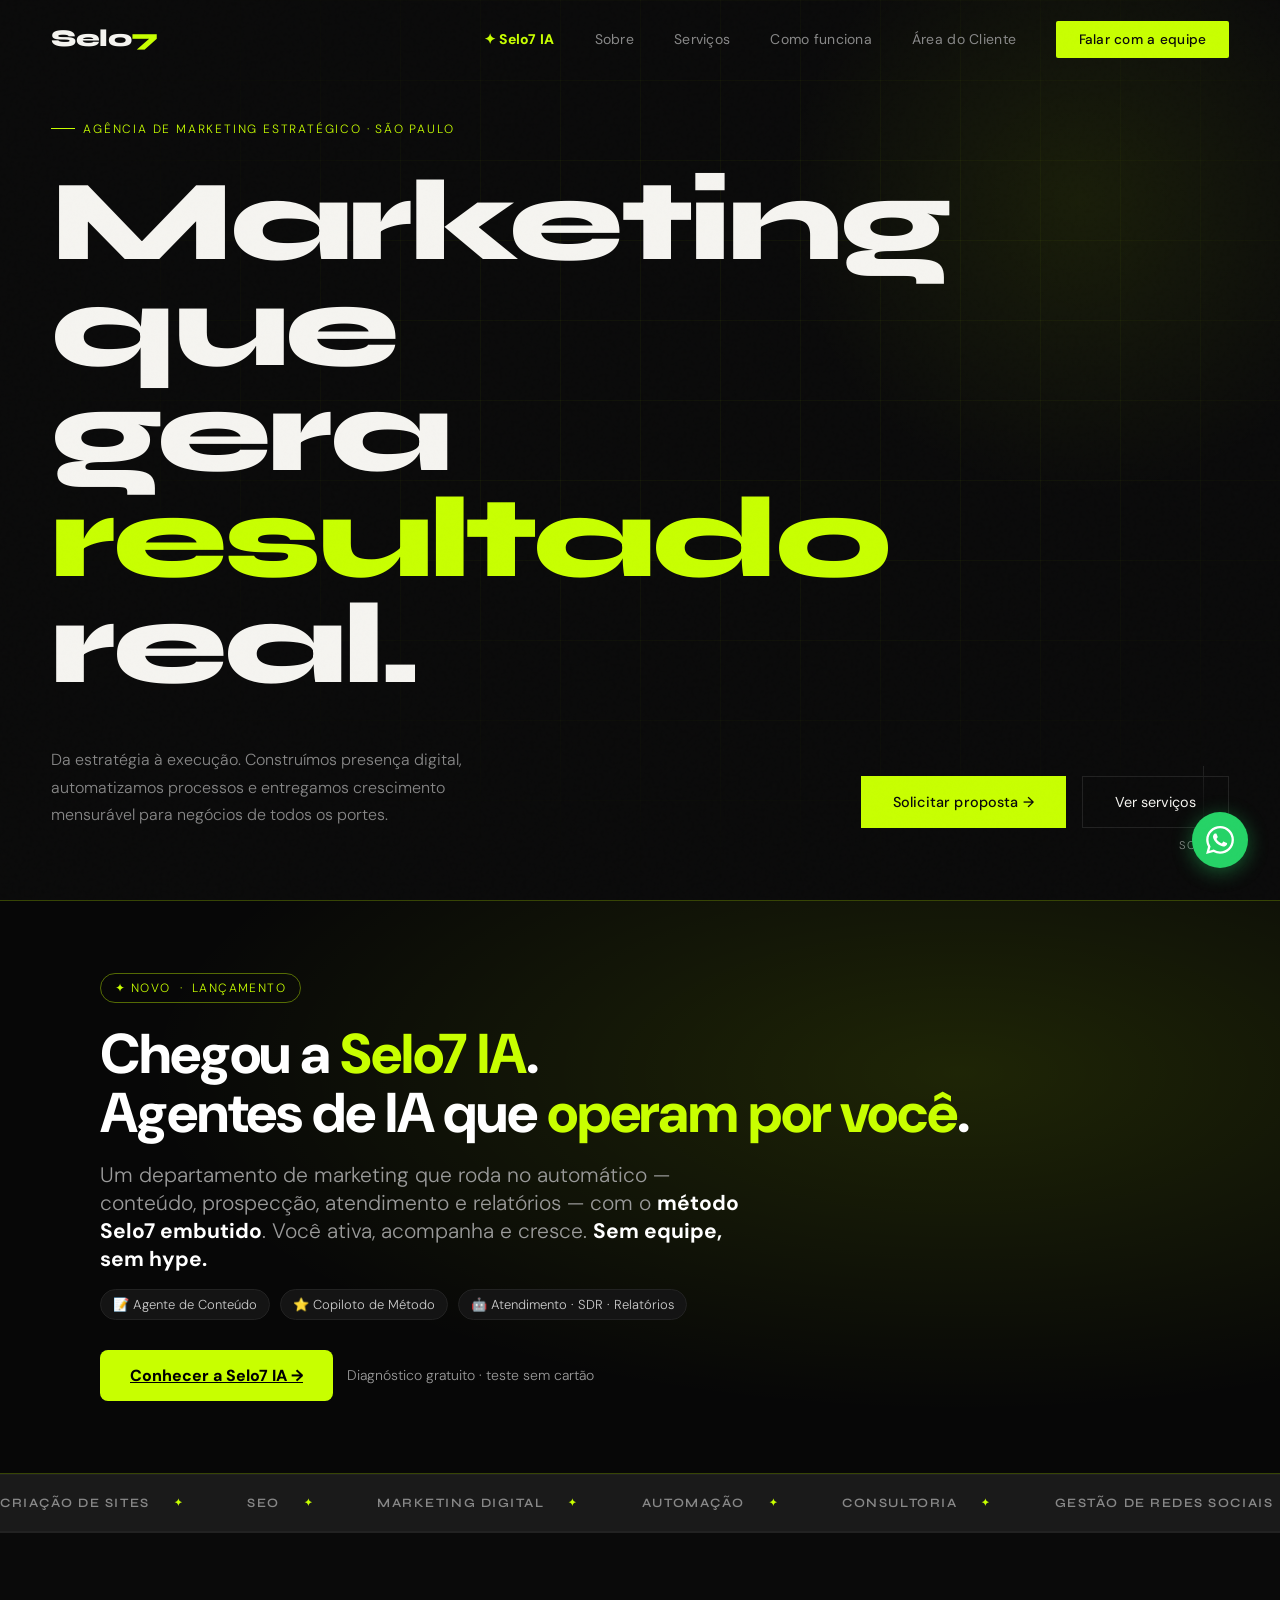
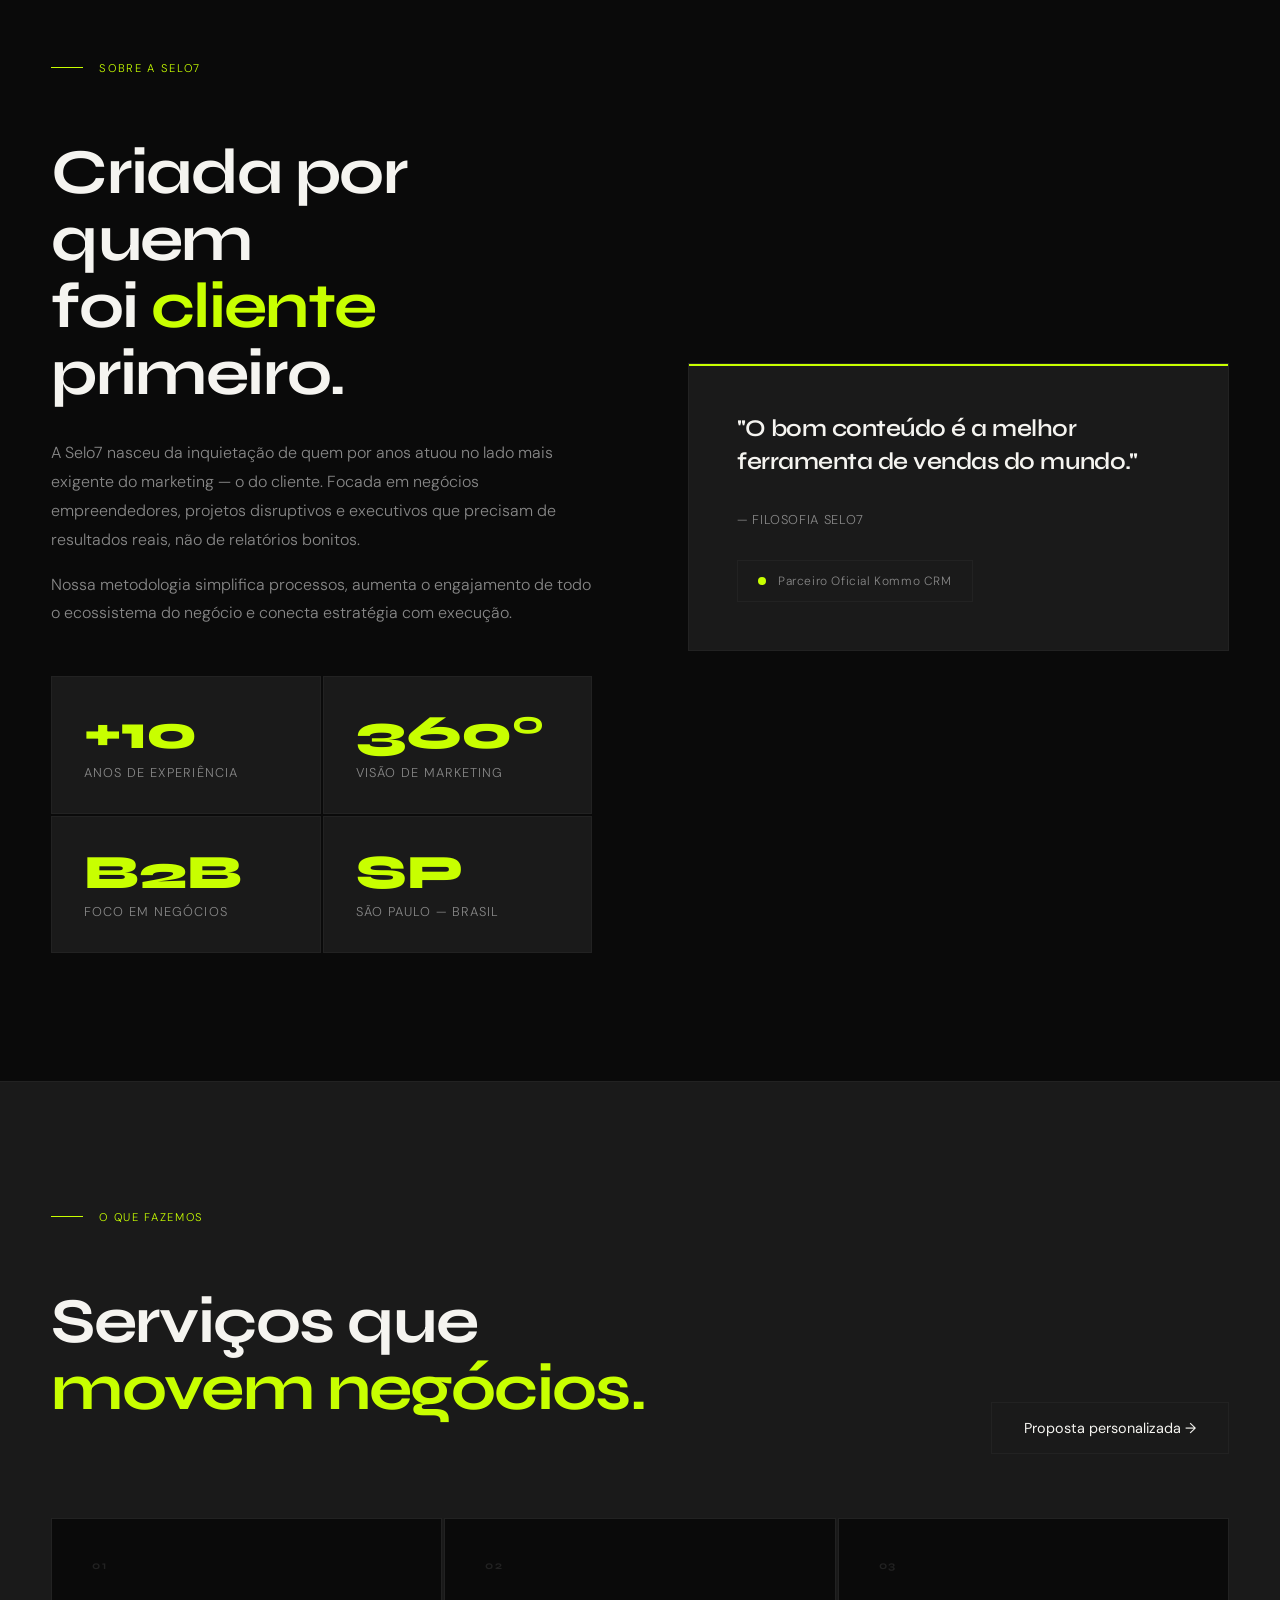
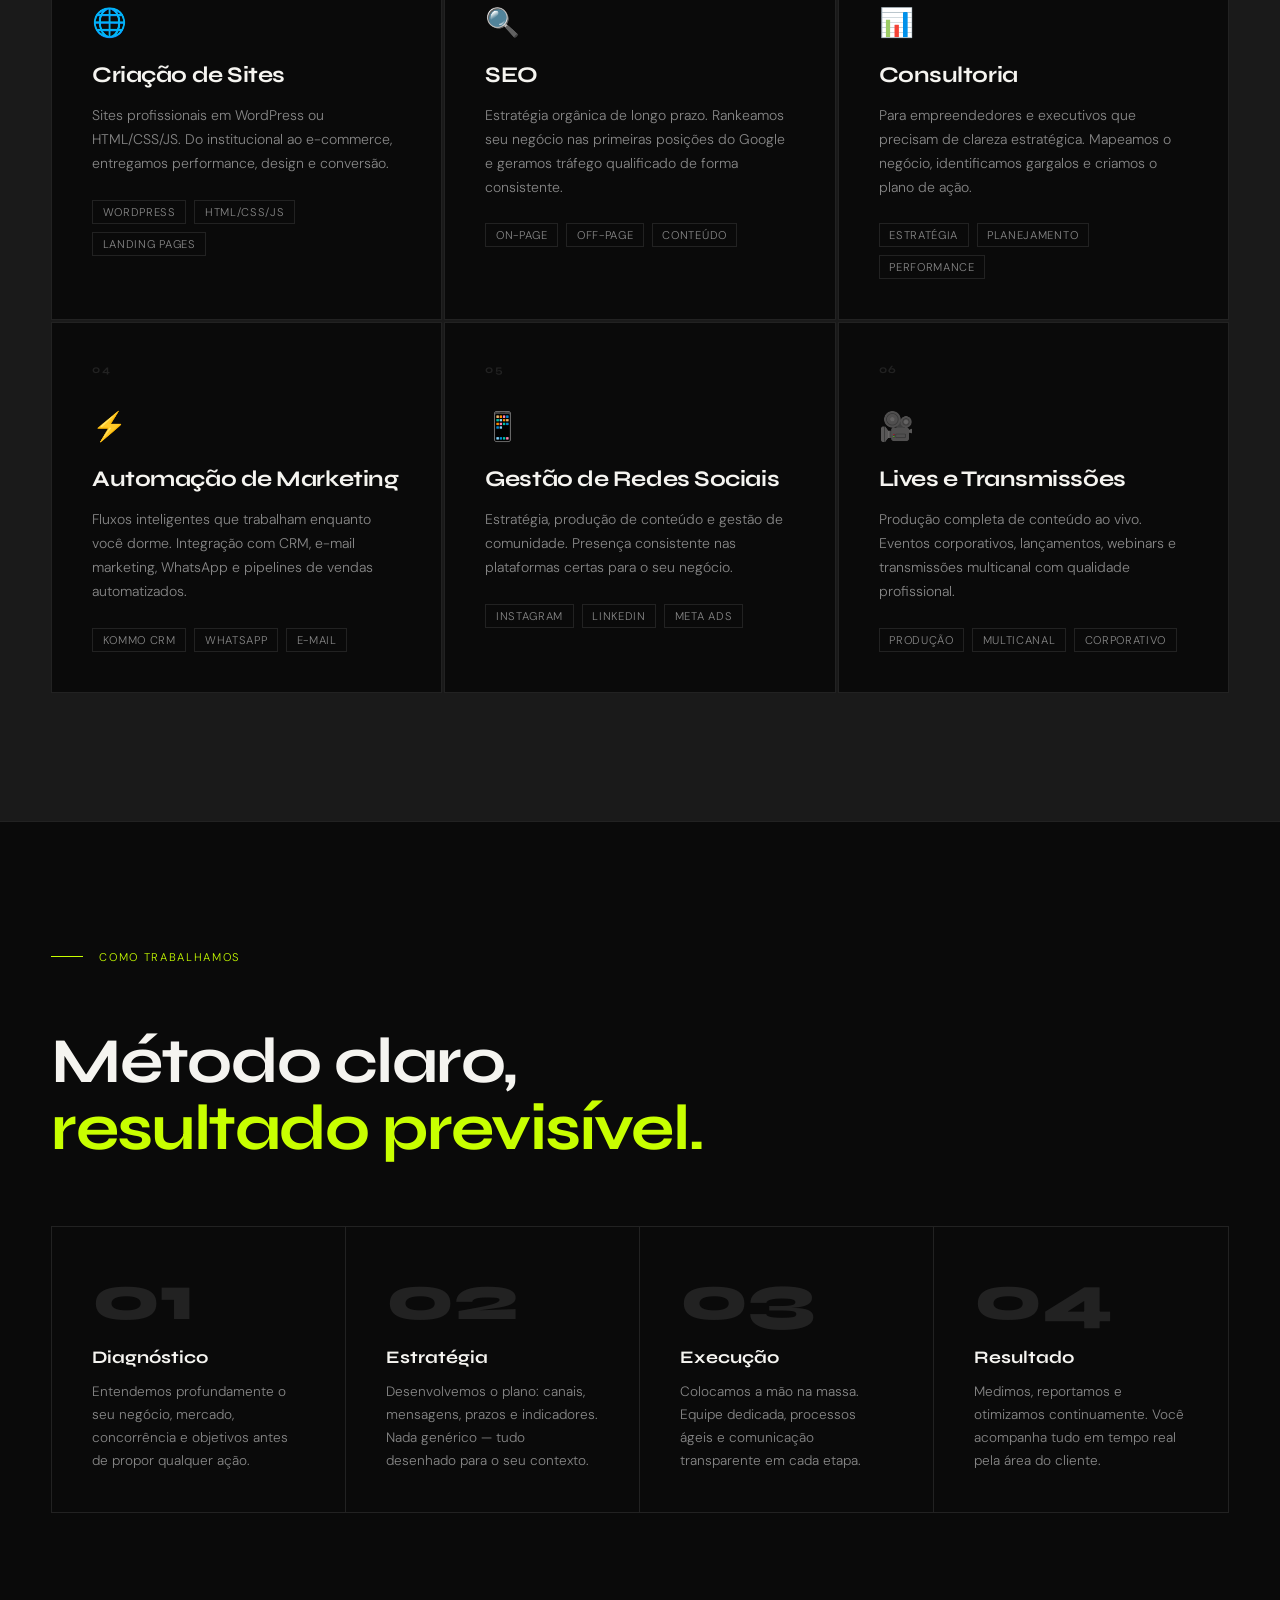
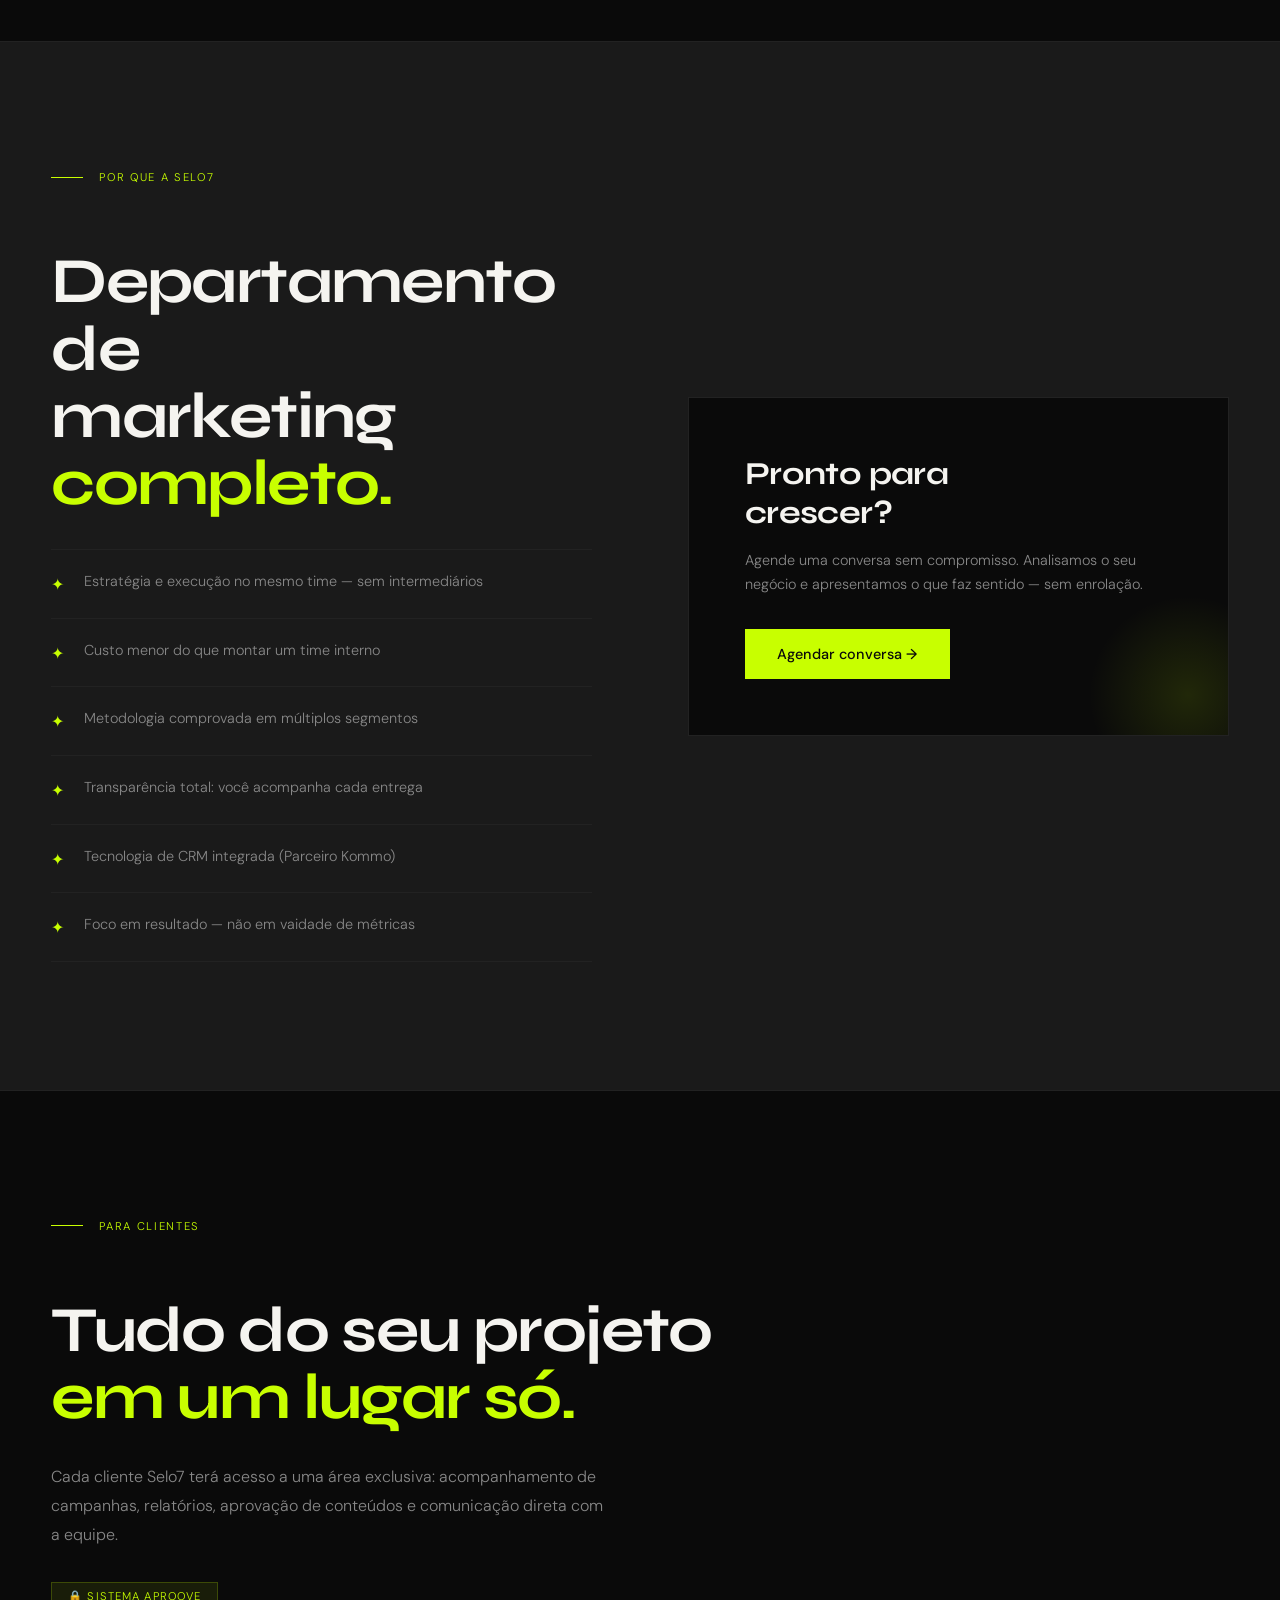
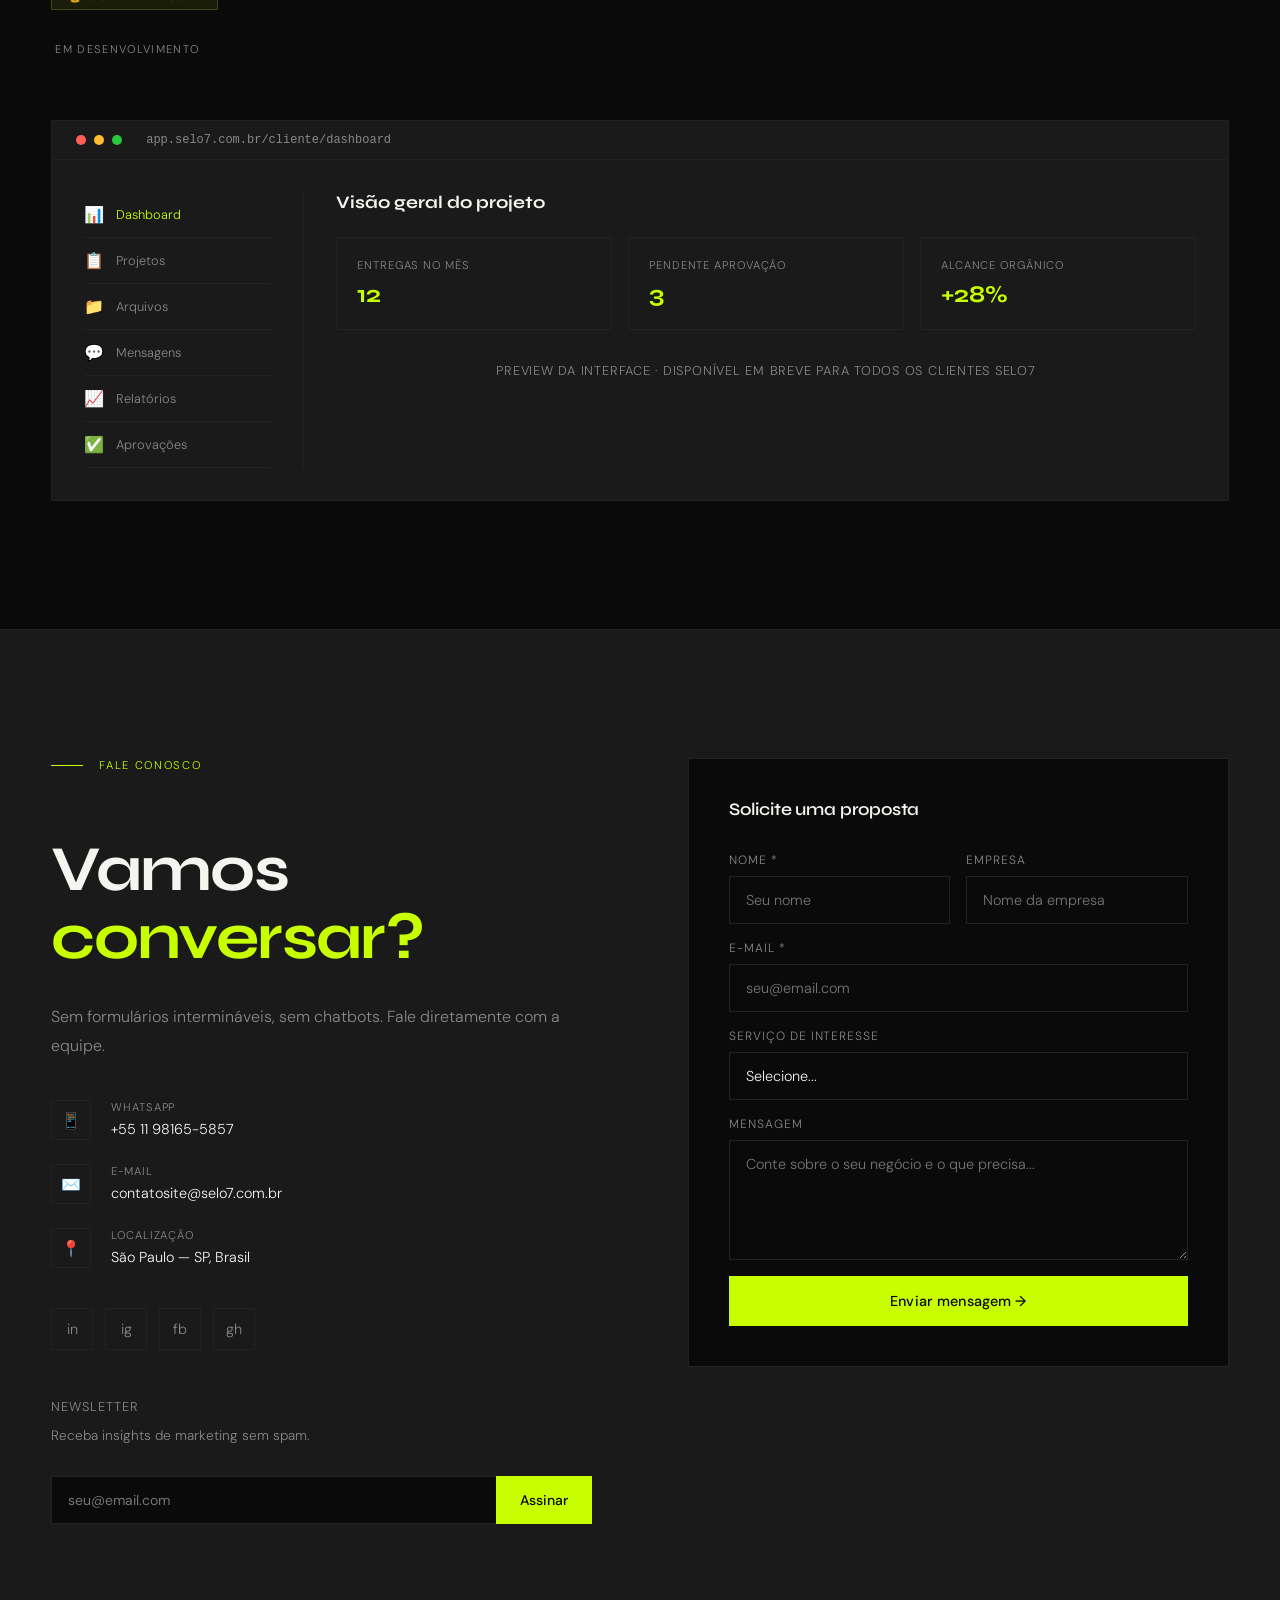
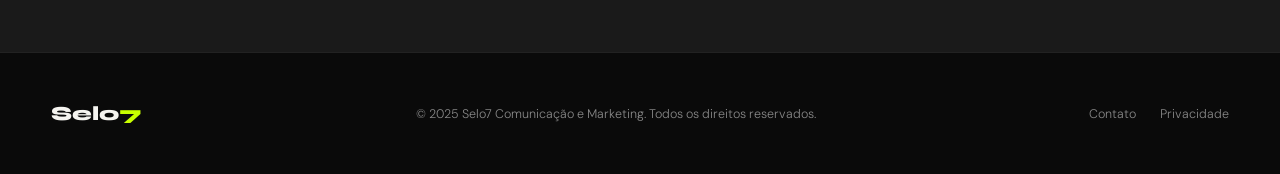
<file: index.html>
<!DOCTYPE HTML>
<html lang="pt-BR">
<head>
  <meta charset="utf-8" />
  <meta name="viewport" content="width=device-width, initial-scale=1" />
  <title>Selo7 — Agência de Marketing e Comunicação</title>
  <meta name="description" content="Agência de marketing estratégico. Criação de sites, SEO, consultoria, automação e gestão de marketing para empresas de todos os portes." />
  <link rel="preconnect" href="https://fonts.googleapis.com">
  <link rel="preconnect" href="https://fonts.gstatic.com" crossorigin>
  <link href="https://fonts.googleapis.com/css2?family=Syne:wght@400;500;600;700;800&family=DM+Sans:ital,opsz,wght@0,9..40,300;0,9..40,400;0,9..40,500;1,9..40,300&display=swap" rel="stylesheet">
  <style>
    :root {
      --black: #0a0a0a;
      --white: #f5f4f0;
      --accent: #c8ff00;
      --gray-dark: #1a1a1a;
      --gray-mid: #333;
      --gray-light: #888;
      --gray-border: #222;
      --font-display: 'Syne', sans-serif;
      --font-body: 'DM Sans', sans-serif;
    }

    *, *::before, *::after { box-sizing: border-box; margin: 0; padding: 0; }

    html { scroll-behavior: smooth; }

    body {
      background: var(--black);
      color: var(--white);
      font-family: var(--font-body);
      font-weight: 300;
      overflow-x: hidden;
    }

    /* ─── NOISE OVERLAY ─── */
    body::before {
      content: '';
      position: fixed;
      inset: 0;
      background-image: url("data:image/svg+xml,%3Csvg viewBox='0 0 256 256' xmlns='http://www.w3.org/2000/svg'%3E%3Cfilter id='noise'%3E%3CfeTurbulence type='fractalNoise' baseFrequency='0.9' numOctaves='4' stitchTiles='stitch'/%3E%3C/filter%3E%3Crect width='100%25' height='100%25' filter='url(%23noise)' opacity='0.04'/%3E%3C/svg%3E");
      pointer-events: none;
      z-index: 9999;
      opacity: 0.4;
    }

    /* ─── NAV ─── */
    nav {
      position: fixed;
      top: 0;
      left: 0;
      right: 0;
      z-index: 100;
      display: flex;
      justify-content: space-between;
      align-items: center;
      padding: 1.5rem 4vw;
      border-bottom: 1px solid transparent;
      transition: border-color 0.3s, background 0.3s;
    }
    nav.scrolled {
      border-color: var(--gray-border);
      background: rgba(10,10,10,0.92);
      backdrop-filter: blur(12px);
    }
    .nav-logo {
      font-family: var(--font-display);
      font-weight: 800;
      font-size: 1.5rem;
      color: var(--white);
      text-decoration: none;
      letter-spacing: -0.02em;
    }
    .nav-logo span { color: var(--accent); }
    .nav-links {
      display: flex;
      gap: 2.5rem;
      list-style: none;
      align-items: center;
    }
    .nav-links a {
      color: var(--gray-light);
      text-decoration: none;
      font-size: 0.875rem;
      font-weight: 400;
      letter-spacing: 0.02em;
      transition: color 0.2s;
    }
    .nav-links a:hover { color: var(--white); }
    .nav-cta {
      background: var(--accent) !important;
      color: var(--black) !important;
      padding: 0.6rem 1.4rem;
      border-radius: 2px;
      font-weight: 500 !important;
      font-size: 0.85rem !important;
      transition: opacity 0.2s !important;
    }
    .nav-cta:hover { opacity: 0.85; }

    /* hamburger */
    .nav-hamburger {
      display: none;
      flex-direction: column;
      gap: 5px;
      cursor: pointer;
      background: none;
      border: none;
      padding: 4px;
    }
    .nav-hamburger span {
      display: block;
      width: 24px;
      height: 1.5px;
      background: var(--white);
      transition: transform 0.3s;
    }

    /* ─── HERO ─── */
    #hero {
      min-height: 100vh;
      display: flex;
      align-items: flex-end;
      padding: 0 4vw 8vh;
      position: relative;
      overflow: hidden;
    }
    .hero-grid-bg {
      position: absolute;
      inset: 0;
      background-image:
        linear-gradient(rgba(200,255,0,0.04) 1px, transparent 1px),
        linear-gradient(90deg, rgba(200,255,0,0.04) 1px, transparent 1px);
      background-size: 80px 80px;
      mask-image: radial-gradient(ellipse at 60% 40%, black 30%, transparent 70%);
    }
    .hero-accent-circle {
      position: absolute;
      width: 600px;
      height: 600px;
      border-radius: 50%;
      background: radial-gradient(circle, rgba(200,255,0,0.08) 0%, transparent 70%);
      top: -100px;
      right: -100px;
      pointer-events: none;
    }
    .hero-content {
      position: relative;
      z-index: 2;
      max-width: 1400px;
      width: 100%;
    }
    .hero-tag {
      display: inline-flex;
      align-items: center;
      gap: 0.5rem;
      font-size: 0.75rem;
      letter-spacing: 0.15em;
      text-transform: uppercase;
      color: var(--accent);
      margin-bottom: 2rem;
      opacity: 0;
      animation: fadeUp 0.8s 0.2s forwards;
    }
    .hero-tag::before {
      content: '';
      display: block;
      width: 24px;
      height: 1px;
      background: var(--accent);
    }
    h1 {
      font-family: var(--font-display);
      font-size: clamp(3.5rem, 9vw, 9rem);
      font-weight: 800;
      line-height: 0.92;
      letter-spacing: -0.03em;
      margin-bottom: 3rem;
      opacity: 0;
      animation: fadeUp 0.9s 0.35s forwards;
    }
    h1 em {
      font-style: normal;
      color: var(--accent);
    }
    .hero-bottom {
      display: flex;
      justify-content: space-between;
      align-items: flex-end;
      gap: 2rem;
      opacity: 0;
      animation: fadeUp 0.8s 0.55s forwards;
    }
    .hero-desc {
      max-width: 420px;
      font-size: 1rem;
      line-height: 1.7;
      color: var(--gray-light);
    }
    .hero-actions {
      display: flex;
      gap: 1rem;
      flex-shrink: 0;
    }
    .btn-primary {
      display: inline-flex;
      align-items: center;
      gap: 0.5rem;
      background: var(--accent);
      color: var(--black);
      padding: 1rem 2rem;
      font-family: var(--font-body);
      font-weight: 500;
      font-size: 0.9rem;
      border: none;
      cursor: pointer;
      text-decoration: none;
      transition: opacity 0.2s, transform 0.2s;
      letter-spacing: 0.01em;
    }
    .btn-primary:hover { opacity: 0.88; transform: translateY(-1px); }
    .btn-outline {
      display: inline-flex;
      align-items: center;
      gap: 0.5rem;
      border: 1px solid var(--gray-border);
      color: var(--white);
      padding: 1rem 2rem;
      font-family: var(--font-body);
      font-weight: 400;
      font-size: 0.9rem;
      text-decoration: none;
      transition: border-color 0.2s, transform 0.2s;
    }
    .btn-outline:hover { border-color: var(--white); transform: translateY(-1px); }
    .hero-scroll {
      position: absolute;
      bottom: 3rem;
      right: 4vw;
      display: flex;
      flex-direction: column;
      align-items: center;
      gap: 0.75rem;
      font-size: 0.7rem;
      letter-spacing: 0.12em;
      text-transform: uppercase;
      color: var(--gray-light);
      opacity: 0;
      animation: fadeIn 1s 1s forwards;
    }
    .scroll-line {
      width: 1px;
      height: 60px;
      background: linear-gradient(to bottom, var(--gray-border), transparent);
      animation: scrollPulse 2s infinite;
    }

    /* ─── MARQUEE ─── */
    .marquee-section {
      border-top: 1px solid var(--gray-border);
      border-bottom: 1px solid var(--gray-border);
      padding: 1.25rem 0;
      overflow: hidden;
      background: var(--gray-dark);
    }
    .marquee-track {
      display: flex;
      gap: 4rem;
      animation: marquee 20s linear infinite;
      white-space: nowrap;
    }
    .marquee-item {
      font-family: var(--font-display);
      font-size: 0.8rem;
      font-weight: 600;
      letter-spacing: 0.12em;
      text-transform: uppercase;
      color: var(--gray-light);
      flex-shrink: 0;
      display: flex;
      align-items: center;
      gap: 1.5rem;
    }
    .marquee-item::after {
      content: '✦';
      color: var(--accent);
      font-size: 0.6rem;
    }

    /* ─── SECTIONS COMMON ─── */
    section { padding: 8rem 4vw; }
    .section-label {
      display: flex;
      align-items: center;
      gap: 1rem;
      font-size: 0.7rem;
      letter-spacing: 0.15em;
      text-transform: uppercase;
      color: var(--accent);
      margin-bottom: 4rem;
    }
    .section-label::before {
      content: '';
      display: block;
      width: 32px;
      height: 1px;
      background: var(--accent);
    }
    .section-title {
      font-family: var(--font-display);
      font-size: clamp(2.5rem, 5vw, 4.5rem);
      font-weight: 700;
      line-height: 1.05;
      letter-spacing: -0.025em;
      margin-bottom: 2rem;
    }
    .section-title em {
      font-style: normal;
      color: var(--accent);
    }
    .section-body {
      font-size: 1rem;
      line-height: 1.8;
      color: var(--gray-light);
      max-width: 560px;
    }

    /* ─── ABOUT ─── */
    #sobre {
      border-top: 1px solid var(--gray-border);
    }
    .about-grid {
      display: grid;
      grid-template-columns: 1fr 1fr;
      gap: 6rem;
      align-items: center;
      max-width: 1400px;
      margin: 0 auto;
    }
    .about-stats {
      display: grid;
      grid-template-columns: 1fr 1fr;
      gap: 2px;
      margin-top: 3rem;
    }
    .stat-box {
      background: var(--gray-dark);
      padding: 2rem;
      border: 1px solid var(--gray-border);
    }
    .stat-number {
      font-family: var(--font-display);
      font-size: 3rem;
      font-weight: 800;
      color: var(--accent);
      line-height: 1;
      margin-bottom: 0.4rem;
    }
    .stat-label {
      font-size: 0.8rem;
      color: var(--gray-light);
      text-transform: uppercase;
      letter-spacing: 0.08em;
    }
    .about-visual {
      position: relative;
    }
    .about-card {
      background: var(--gray-dark);
      border: 1px solid var(--gray-border);
      padding: 3rem;
      position: relative;
    }
    .about-card::before {
      content: '';
      position: absolute;
      top: 0;
      left: 0;
      right: 0;
      height: 2px;
      background: var(--accent);
    }
    .about-card-quote {
      font-family: var(--font-display);
      font-size: 1.5rem;
      font-weight: 600;
      line-height: 1.4;
      letter-spacing: -0.02em;
      margin-bottom: 2rem;
    }
    .about-card-author {
      font-size: 0.8rem;
      color: var(--gray-light);
      letter-spacing: 0.05em;
      text-transform: uppercase;
    }
    .kommo-badge {
      margin-top: 2rem;
      display: inline-flex;
      align-items: center;
      gap: 0.75rem;
      padding: 0.75rem 1.25rem;
      border: 1px solid var(--gray-border);
      font-size: 0.75rem;
      color: var(--gray-light);
      letter-spacing: 0.05em;
    }
    .kommo-dot {
      width: 8px;
      height: 8px;
      border-radius: 50%;
      background: var(--accent);
    }

    /* ─── SERVIÇOS ─── */
    #servicos {
      border-top: 1px solid var(--gray-border);
      background: var(--gray-dark);
    }
    .services-header {
      display: flex;
      justify-content: space-between;
      align-items: flex-end;
      margin-bottom: 4rem;
      max-width: 1400px;
      margin-left: auto;
      margin-right: auto;
    }
    .services-grid {
      display: grid;
      grid-template-columns: repeat(3, 1fr);
      gap: 2px;
      max-width: 1400px;
      margin: 0 auto;
    }
    .service-card {
      background: var(--black);
      border: 1px solid var(--gray-border);
      padding: 2.5rem;
      cursor: default;
      transition: background 0.3s;
      position: relative;
      overflow: hidden;
    }
    .service-card:hover {
      background: var(--gray-dark);
    }
    .service-card:hover .service-number { color: var(--accent); }
    .service-number {
      font-family: var(--font-display);
      font-size: 0.7rem;
      font-weight: 700;
      letter-spacing: 0.15em;
      color: var(--gray-border);
      margin-bottom: 2rem;
      transition: color 0.3s;
    }
    .service-icon {
      font-size: 1.75rem;
      margin-bottom: 1.25rem;
    }
    .service-title {
      font-family: var(--font-display);
      font-size: 1.4rem;
      font-weight: 700;
      letter-spacing: -0.02em;
      margin-bottom: 1rem;
    }
    .service-desc {
      font-size: 0.875rem;
      line-height: 1.7;
      color: var(--gray-light);
    }
    .service-tags {
      display: flex;
      flex-wrap: wrap;
      gap: 0.5rem;
      margin-top: 1.5rem;
    }
    .tag {
      font-size: 0.7rem;
      letter-spacing: 0.06em;
      text-transform: uppercase;
      border: 1px solid var(--gray-border);
      padding: 0.25rem 0.6rem;
      color: var(--gray-light);
    }

    /* ─── COMO FUNCIONA ─── */
    #processo {
      border-top: 1px solid var(--gray-border);
    }
    .process-grid {
      display: grid;
      grid-template-columns: repeat(4, 1fr);
      gap: 0;
      max-width: 1400px;
      margin: 4rem auto 0;
      border: 1px solid var(--gray-border);
    }
    .process-step {
      padding: 2.5rem;
      border-right: 1px solid var(--gray-border);
      position: relative;
    }
    .process-step:last-child { border-right: none; }
    .process-step-num {
      font-family: var(--font-display);
      font-size: 4rem;
      font-weight: 800;
      color: var(--gray-border);
      line-height: 1;
      margin-bottom: 1rem;
    }
    .process-step-title {
      font-family: var(--font-display);
      font-size: 1.1rem;
      font-weight: 700;
      margin-bottom: 0.75rem;
    }
    .process-step-desc {
      font-size: 0.85rem;
      line-height: 1.7;
      color: var(--gray-light);
    }

    /* ─── CLIENTES / PORTFÓLIO CTA ─── */
    #resultados {
      border-top: 1px solid var(--gray-border);
      background: var(--gray-dark);
    }
    .results-inner {
      max-width: 1400px;
      margin: 0 auto;
      display: grid;
      grid-template-columns: 1fr 1fr;
      gap: 6rem;
      align-items: center;
    }
    .results-list {
      list-style: none;
      margin-top: 2rem;
    }
    .results-list li {
      display: flex;
      align-items: flex-start;
      gap: 1.25rem;
      padding: 1.25rem 0;
      border-bottom: 1px solid var(--gray-border);
      font-size: 0.9rem;
      line-height: 1.6;
      color: var(--gray-light);
    }
    .results-list li:first-child { border-top: 1px solid var(--gray-border); }
    .check {
      color: var(--accent);
      font-size: 1rem;
      flex-shrink: 0;
      margin-top: 2px;
    }
    .cta-block {
      background: var(--black);
      border: 1px solid var(--gray-border);
      padding: 3.5rem;
      position: relative;
      overflow: hidden;
    }
    .cta-block::after {
      content: '';
      position: absolute;
      bottom: -60px;
      right: -60px;
      width: 200px;
      height: 200px;
      border-radius: 50%;
      background: radial-gradient(circle, rgba(200,255,0,0.12) 0%, transparent 70%);
      pointer-events: none;
    }
    .cta-block h3 {
      font-family: var(--font-display);
      font-size: 2rem;
      font-weight: 700;
      letter-spacing: -0.02em;
      margin-bottom: 1rem;
    }
    .cta-block p {
      font-size: 0.9rem;
      line-height: 1.7;
      color: var(--gray-light);
      margin-bottom: 2rem;
    }

    /* ─── ÁREA DO CLIENTE ─── */
    #area-cliente {
      border-top: 1px solid var(--gray-border);
    }
    .client-area-inner {
      max-width: 1400px;
      margin: 0 auto;
    }
    .client-panel-preview {
      margin-top: 4rem;
      border: 1px solid var(--gray-border);
      overflow: hidden;
    }
    .client-panel-bar {
      background: var(--gray-dark);
      padding: 0.75rem 1.5rem;
      display: flex;
      align-items: center;
      gap: 0.5rem;
      border-bottom: 1px solid var(--gray-border);
    }
    .dot { width: 10px; height: 10px; border-radius: 50%; background: var(--gray-border); }
    .dot.red { background: #ff5f57; }
    .dot.yellow { background: #febc2e; }
    .dot.green { background: #28c840; }
    .client-panel-url {
      margin-left: 1rem;
      font-size: 0.75rem;
      color: var(--gray-light);
      font-family: monospace;
    }
    .client-panel-body {
      background: var(--gray-dark);
      padding: 2rem;
      display: grid;
      grid-template-columns: 220px 1fr;
      gap: 0;
      min-height: 300px;
    }
    .client-sidebar {
      border-right: 1px solid var(--gray-border);
      padding-right: 2rem;
    }
    .client-sidebar-item {
      display: flex;
      align-items: center;
      gap: 0.75rem;
      padding: 0.75rem 0;
      font-size: 0.8rem;
      color: var(--gray-light);
      border-bottom: 1px solid var(--gray-border);
      cursor: default;
    }
    .client-sidebar-item.active { color: var(--accent); }
    .client-sidebar-icon { font-size: 1rem; }
    .client-main-area {
      padding-left: 2rem;
    }
    .client-main-title {
      font-family: var(--font-display);
      font-size: 1.1rem;
      font-weight: 700;
      margin-bottom: 1.5rem;
      color: var(--white);
    }
    .client-cards {
      display: grid;
      grid-template-columns: repeat(3, 1fr);
      gap: 1rem;
    }
    .client-card {
      border: 1px solid var(--gray-border);
      padding: 1.25rem;
    }
    .client-card-label {
      font-size: 0.7rem;
      text-transform: uppercase;
      letter-spacing: 0.08em;
      color: var(--gray-light);
      margin-bottom: 0.5rem;
    }
    .client-card-value {
      font-family: var(--font-display);
      font-size: 1.5rem;
      font-weight: 700;
      color: var(--accent);
    }
    .client-panel-coming {
      text-align: center;
      padding: 2rem;
      color: var(--gray-light);
      font-size: 0.8rem;
      letter-spacing: 0.06em;
      text-transform: uppercase;
    }
    .coming-badge {
      display: inline-flex;
      align-items: center;
      gap: 0.5rem;
      background: rgba(200,255,0,0.08);
      border: 1px solid rgba(200,255,0,0.2);
      color: var(--accent);
      padding: 0.4rem 1rem;
      font-size: 0.7rem;
      letter-spacing: 0.1em;
      text-transform: uppercase;
      margin-bottom: 1.5rem;
    }

    /* ─── CONTATO ─── */
    #contato {
      border-top: 1px solid var(--gray-border);
      background: var(--gray-dark);
    }
    .contact-inner {
      max-width: 1400px;
      margin: 0 auto;
      display: grid;
      grid-template-columns: 1fr 1fr;
      gap: 6rem;
    }
    .contact-info-list {
      margin-top: 2.5rem;
      display: flex;
      flex-direction: column;
      gap: 1.5rem;
    }
    .contact-info-item {
      display: flex;
      align-items: flex-start;
      gap: 1.25rem;
    }
    .contact-info-icon {
      width: 40px;
      height: 40px;
      border: 1px solid var(--gray-border);
      display: flex;
      align-items: center;
      justify-content: center;
      font-size: 1rem;
      flex-shrink: 0;
    }
    .contact-info-content a {
      color: var(--white);
      text-decoration: none;
      font-size: 0.9rem;
    }
    .contact-info-content a:hover { color: var(--accent); }
    .contact-info-label {
      font-size: 0.7rem;
      text-transform: uppercase;
      letter-spacing: 0.08em;
      color: var(--gray-light);
      margin-bottom: 0.25rem;
    }
    .social-links {
      display: flex;
      gap: 0.75rem;
      margin-top: 2.5rem;
    }
    .social-link {
      width: 42px;
      height: 42px;
      border: 1px solid var(--gray-border);
      display: flex;
      align-items: center;
      justify-content: center;
      text-decoration: none;
      color: var(--gray-light);
      font-size: 0.9rem;
      transition: border-color 0.2s, color 0.2s, background 0.2s;
    }
    .social-link:hover {
      border-color: var(--accent);
      color: var(--black);
      background: var(--accent);
    }
    .contact-form {
      display: flex;
      flex-direction: column;
      gap: 1rem;
    }
    .form-group {
      display: flex;
      flex-direction: column;
      gap: 0.5rem;
    }
    .form-group label {
      font-size: 0.75rem;
      text-transform: uppercase;
      letter-spacing: 0.08em;
      color: var(--gray-light);
    }
    .form-group input,
    .form-group textarea,
    .form-group select {
      background: var(--black);
      border: 1px solid var(--gray-border);
      color: var(--white);
      padding: 0.875rem 1rem;
      font-family: var(--font-body);
      font-size: 0.9rem;
      font-weight: 300;
      outline: none;
      transition: border-color 0.2s;
      appearance: none;
    }
    .form-group input:focus,
    .form-group textarea:focus,
    .form-group select:focus {
      border-color: var(--accent);
    }
    .form-group textarea { resize: vertical; min-height: 120px; }
    .form-row { display: grid; grid-template-columns: 1fr 1fr; gap: 1rem; }
    .form-success {
      display: none;
      background: rgba(200,255,0,0.1);
      border: 1px solid rgba(200,255,0,0.3);
      color: var(--accent);
      padding: 1rem;
      font-size: 0.85rem;
      text-align: center;
    }
    .newsletter-form {
      display: flex;
      gap: 0;
      margin-top: 2rem;
    }
    .newsletter-form input {
      flex: 1;
      background: var(--black);
      border: 1px solid var(--gray-border);
      border-right: none;
      color: var(--white);
      padding: 0.875rem 1rem;
      font-family: var(--font-body);
      font-size: 0.875rem;
      outline: none;
    }
    .newsletter-form input:focus { border-color: var(--accent); }
    .newsletter-form button {
      background: var(--accent);
      color: var(--black);
      border: none;
      padding: 0.875rem 1.5rem;
      font-family: var(--font-body);
      font-size: 0.875rem;
      font-weight: 500;
      cursor: pointer;
      transition: opacity 0.2s;
    }
    .newsletter-form button:hover { opacity: 0.85; }

    /* ─── FOOTER ─── */
    footer {
      border-top: 1px solid var(--gray-border);
      padding: 3rem 4vw;
      display: flex;
      justify-content: space-between;
      align-items: center;
    }
    .footer-logo {
      font-family: var(--font-display);
      font-size: 1.25rem;
      font-weight: 800;
      color: var(--white);
      text-decoration: none;
    }
    .footer-logo span { color: var(--accent); }
    .footer-copy {
      font-size: 0.78rem;
      color: var(--gray-light);
    }
    .footer-legal {
      display: flex;
      gap: 1.5rem;
    }
    .footer-legal a {
      font-size: 0.78rem;
      color: var(--gray-light);
      text-decoration: none;
      transition: color 0.2s;
    }
    .footer-legal a:hover { color: var(--white); }

    /* ─── WHATSAPP FLOAT ─── */
    .whatsapp-float {
      position: fixed;
      bottom: 2rem;
      right: 2rem;
      z-index: 200;
      width: 56px;
      height: 56px;
      background: #25D366;
      border-radius: 50%;
      display: flex;
      align-items: center;
      justify-content: center;
      text-decoration: none;
      box-shadow: 0 4px 20px rgba(37,211,102,0.4);
      transition: transform 0.2s, box-shadow 0.2s;
    }
    .whatsapp-float:hover {
      transform: scale(1.08);
      box-shadow: 0 6px 28px rgba(37,211,102,0.5);
    }
    .whatsapp-float svg { width: 28px; height: 28px; fill: white; }

    /* ─── ANIMATIONS ─── */
    @keyframes fadeUp {
      from { opacity: 0; transform: translateY(24px); }
      to { opacity: 1; transform: translateY(0); }
    }
    @keyframes fadeIn {
      from { opacity: 0; }
      to { opacity: 1; }
    }
    @keyframes marquee {
      from { transform: translateX(0); }
      to { transform: translateX(-50%); }
    }
    @keyframes scrollPulse {
      0%, 100% { opacity: 0.4; }
      50% { opacity: 1; }
    }
    .reveal {
      opacity: 0;
      transform: translateY(30px);
      transition: opacity 0.7s ease, transform 0.7s ease;
    }
    .reveal.visible {
      opacity: 1;
      transform: translateY(0);
    }

    /* ─── MOBILE ─── */
    @media (max-width: 900px) {
      nav { padding: 1.25rem 5vw; }
      .nav-links { display: none; }
      .nav-hamburger { display: flex; }
      .nav-links.open {
        display: flex;
        flex-direction: column;
        position: fixed;
        top: 0; left: 0; right: 0; bottom: 0;
        background: var(--black);
        z-index: 99;
        justify-content: center;
        align-items: center;
        gap: 2rem;
        padding: 2rem;
      }
      .nav-links.open a { font-size: 1.2rem; color: var(--white); }

      #hero { padding: 0 5vw 10vh; min-height: 100svh; }
      h1 { font-size: clamp(3rem, 12vw, 5rem); }
      .hero-bottom { flex-direction: column; align-items: flex-start; }
      .hero-actions { flex-direction: column; width: 100%; }
      .btn-primary, .btn-outline { justify-content: center; }

      section { padding: 5rem 5vw; }
      .about-grid { grid-template-columns: 1fr; gap: 3rem; }
      .services-grid { grid-template-columns: 1fr; }
      .process-grid { grid-template-columns: 1fr 1fr; }
      .process-step { border-bottom: 1px solid var(--gray-border); }
      .results-inner { grid-template-columns: 1fr; gap: 3rem; }
      .contact-inner { grid-template-columns: 1fr; gap: 3rem; }
      .client-panel-body { grid-template-columns: 1fr; }
      .client-sidebar { border-right: none; padding-right: 0; border-bottom: 1px solid var(--gray-border); padding-bottom: 1rem; margin-bottom: 1rem; }
      .client-cards { grid-template-columns: 1fr; }
      .services-header { flex-direction: column; align-items: flex-start; gap: 1.5rem; }
      footer { flex-direction: column; gap: 1.5rem; text-align: center; }
      .footer-legal { justify-content: center; }
      .form-row { grid-template-columns: 1fr; }
    }
  </style>
</head>
<body>

<!-- NAV -->
<nav id="mainNav">
  <a class="nav-logo" href="#hero">Selo<span>7</span></a>
  <ul class="nav-links" id="navLinks">
    <li><a href="#selo7ia" style="color:#c8ff00;font-weight:800">✦ Selo7 IA</a></li>
    <li><a href="#sobre">Sobre</a></li>
    <li><a href="#servicos">Serviços</a></li>
    <li><a href="#processo">Como funciona</a></li>
    <li><a href="#area-cliente">Área do Cliente</a></li>
    <li><a href="#contato" class="nav-cta">Falar com a equipe</a></li>
  </ul>
  <button class="nav-hamburger" id="hamburger" aria-label="Menu">
    <span></span><span></span><span></span>
  </button>
</nav>

<!-- HERO -->
<section id="hero">
  <div class="hero-grid-bg"></div>
  <div class="hero-accent-circle"></div>
  <div class="hero-content">
    <div class="hero-tag">Agência de Marketing Estratégico · São Paulo</div>
    <h1>Marketing que<br>gera <em>resultado</em><br>real.</h1>
    <div class="hero-bottom">
      <p class="hero-desc">
        Da estratégia à execução. Construímos presença digital, automatizamos processos e entregamos crescimento mensurável para negócios de todos os portes.
      </p>
      <div class="hero-actions">
        <a href="https://api.whatsapp.com/send?phone=5511981655857&text=Ol%C3%A1,%20acessei%20o%20site%20da%20Selo7%20e%20gostaria%20de%20uma%20proposta." class="btn-primary" target="_blank">
          Solicitar proposta →
        </a>
        <a href="#servicos" class="btn-outline">Ver serviços</a>
      </div>
    </div>
  </div>
  <div class="hero-scroll">
    <div class="scroll-line"></div>
    scroll
  </div>
</section>

<!-- ===== SELO7 IA — DESTAQUE ===== -->
<section id="selo7ia" style="position:relative;background:#070707;padding:72px 24px;border-top:1px solid rgba(200,255,0,.25);border-bottom:1px solid rgba(200,255,0,.25);overflow:hidden">
  <div style="position:absolute;inset:0;background:radial-gradient(ellipse at 75% 30%,rgba(200,255,0,.12),transparent 60%);pointer-events:none"></div>
  <div style="position:relative;max-width:1080px;margin:0 auto">
    <div style="display:inline-flex;align-items:center;gap:8px;font-size:12px;letter-spacing:.12em;text-transform:uppercase;color:#c8ff00;border:1px solid rgba(200,255,0,.4);padding:6px 14px;border-radius:99px;margin-bottom:22px">
      ✦ Novo &nbsp;·&nbsp; Lançamento
    </div>
    <h2 style="font-size:clamp(32px,5.5vw,56px);line-height:1.05;letter-spacing:-.02em;margin:0 0 18px;color:#fff;font-weight:800">
      Chegou a <span style="color:#c8ff00">Selo7 IA</span>.<br>
      Agentes de IA que <span style="color:#c8ff00">operam por você</span>.
    </h2>
    <p style="font-size:clamp(17px,2.2vw,21px);color:#9a9a9a;max-width:640px;margin:0 0 16px">
      Um departamento de marketing que roda no automático — conteúdo, prospecção,
      atendimento e relatórios — com o <strong style="color:#fff">método Selo7 embutido</strong>.
      Você ativa, acompanha e cresce. <strong style="color:#fff">Sem equipe, sem hype.</strong>
    </p>
    <div style="display:flex;flex-wrap:wrap;gap:10px;margin:0 0 30px">
      <span style="font-size:13px;color:#cdcdcd;background:#141414;border:1px solid #222;padding:6px 12px;border-radius:99px">📝 Agente de Conteúdo</span>
      <span style="font-size:13px;color:#cdcdcd;background:#141414;border:1px solid #222;padding:6px 12px;border-radius:99px">⭐ Copiloto de Método</span>
      <span style="font-size:13px;color:#cdcdcd;background:#141414;border:1px solid #222;padding:6px 12px;border-radius:99px">🤖 Atendimento · SDR · Relatórios</span>
    </div>
    <div style="display:flex;flex-wrap:wrap;gap:14px;align-items:center">
      <!-- TROCAR href por https://ia.selo7.com.br quando a landing estiver no ar -->
      <a href="https://api.whatsapp.com/send?phone=5511981655857&text=Ol%C3%A1!%20Quero%20conhecer%20a%20Selo7%20IA%20e%20come%C3%A7ar%20gr%C3%A1tis." target="_blank"
         style="display:inline-block;background:#c8ff00;color:#000;font-weight:800;padding:15px 30px;border-radius:8px;font-size:16px">
        Conhecer a Selo7 IA →
      </a>
      <span style="font-size:14px;color:#9a9a9a">Diagnóstico gratuito · teste sem cartão</span>
    </div>
  </div>
</section>

<!-- MARQUEE -->
<div class="marquee-section">
  <div class="marquee-track">
    <div class="marquee-item">Criação de Sites</div>
    <div class="marquee-item">SEO</div>
    <div class="marquee-item">Marketing Digital</div>
    <div class="marquee-item">Automação</div>
    <div class="marquee-item">Consultoria</div>
    <div class="marquee-item">Gestão de Redes Sociais</div>
    <div class="marquee-item">Lives e Transmissões</div>
    <div class="marquee-item">CRM</div>
    <div class="marquee-item">Parceiro Kommo</div>
    <!-- duplicate -->
    <div class="marquee-item">Criação de Sites</div>
    <div class="marquee-item">SEO</div>
    <div class="marquee-item">Marketing Digital</div>
    <div class="marquee-item">Automação</div>
    <div class="marquee-item">Consultoria</div>
    <div class="marquee-item">Gestão de Redes Sociais</div>
    <div class="marquee-item">Lives e Transmissões</div>
    <div class="marquee-item">CRM</div>
    <div class="marquee-item">Parceiro Kommo</div>
  </div>
</div>

<!-- SOBRE -->
<section id="sobre">
  <div class="about-grid">
    <div class="reveal">
      <div class="section-label">Sobre a Selo7</div>
      <h2 class="section-title">Criada por quem<br>foi <em>cliente</em> primeiro.</h2>
      <p class="section-body">
        A Selo7 nasceu da inquietação de quem por anos atuou no lado mais exigente do marketing — o do cliente. Focada em negócios empreendedores, projetos disruptivos e executivos que precisam de resultados reais, não de relatórios bonitos.
      </p>
      <p class="section-body" style="margin-top:1rem;">
        Nossa metodologia simplifica processos, aumenta o engajamento de todo o ecossistema do negócio e conecta estratégia com execução.
      </p>
      <div class="about-stats">
        <div class="stat-box">
          <div class="stat-number">+10</div>
          <div class="stat-label">Anos de experiência</div>
        </div>
        <div class="stat-box">
          <div class="stat-number">360°</div>
          <div class="stat-label">Visão de marketing</div>
        </div>
        <div class="stat-box">
          <div class="stat-number">B2B</div>
          <div class="stat-label">Foco em negócios</div>
        </div>
        <div class="stat-box">
          <div class="stat-number">SP</div>
          <div class="stat-label">São Paulo — Brasil</div>
        </div>
      </div>
    </div>
    <div class="about-visual reveal">
      <div class="about-card">
        <div class="about-card-quote">
          "O bom conteúdo é a melhor ferramenta de vendas do mundo."
        </div>
        <div class="about-card-author">— Filosofia Selo7</div>
        <div class="kommo-badge">
          <div class="kommo-dot"></div>
          Parceiro Oficial Kommo CRM
        </div>
      </div>
    </div>
  </div>
</section>

<!-- SERVIÇOS -->
<section id="servicos">
  <div class="services-header reveal">
    <div>
      <div class="section-label">O que fazemos</div>
      <h2 class="section-title">Serviços que<br><em>movem negócios.</em></h2>
    </div>
    <a href="https://api.whatsapp.com/send?phone=5511981655857&text=Ol%C3%A1,%20gostaria%20de%20uma%20proposta%20personalizada." class="btn-outline" target="_blank">
      Proposta personalizada →
    </a>
  </div>

  <div class="services-grid">
    <div class="service-card reveal">
      <div class="service-number">01</div>
      <div class="service-icon">🌐</div>
      <div class="service-title">Criação de Sites</div>
      <div class="service-desc">Sites profissionais em WordPress ou HTML/CSS/JS. Do institucional ao e-commerce, entregamos performance, design e conversão.</div>
      <div class="service-tags">
        <span class="tag">WordPress</span>
        <span class="tag">HTML/CSS/JS</span>
        <span class="tag">Landing Pages</span>
      </div>
    </div>

    <div class="service-card reveal">
      <div class="service-number">02</div>
      <div class="service-icon">🔍</div>
      <div class="service-title">SEO</div>
      <div class="service-desc">Estratégia orgânica de longo prazo. Rankeamos seu negócio nas primeiras posições do Google e geramos tráfego qualificado de forma consistente.</div>
      <div class="service-tags">
        <span class="tag">On-page</span>
        <span class="tag">Off-page</span>
        <span class="tag">Conteúdo</span>
      </div>
    </div>

    <div class="service-card reveal">
      <div class="service-number">03</div>
      <div class="service-icon">📊</div>
      <div class="service-title">Consultoria</div>
      <div class="service-desc">Para empreendedores e executivos que precisam de clareza estratégica. Mapeamos o negócio, identificamos gargalos e criamos o plano de ação.</div>
      <div class="service-tags">
        <span class="tag">Estratégia</span>
        <span class="tag">Planejamento</span>
        <span class="tag">Performance</span>
      </div>
    </div>

    <div class="service-card reveal">
      <div class="service-number">04</div>
      <div class="service-icon">⚡</div>
      <div class="service-title">Automação de Marketing</div>
      <div class="service-desc">Fluxos inteligentes que trabalham enquanto você dorme. Integração com CRM, e-mail marketing, WhatsApp e pipelines de vendas automatizados.</div>
      <div class="service-tags">
        <span class="tag">Kommo CRM</span>
        <span class="tag">WhatsApp</span>
        <span class="tag">E-mail</span>
      </div>
    </div>

    <div class="service-card reveal">
      <div class="service-number">05</div>
      <div class="service-icon">📱</div>
      <div class="service-title">Gestão de Redes Sociais</div>
      <div class="service-desc">Estratégia, produção de conteúdo e gestão de comunidade. Presença consistente nas plataformas certas para o seu negócio.</div>
      <div class="service-tags">
        <span class="tag">Instagram</span>
        <span class="tag">LinkedIn</span>
        <span class="tag">Meta Ads</span>
      </div>
    </div>

    <div class="service-card reveal">
      <div class="service-number">06</div>
      <div class="service-icon">🎥</div>
      <div class="service-title">Lives e Transmissões</div>
      <div class="service-desc">Produção completa de conteúdo ao vivo. Eventos corporativos, lançamentos, webinars e transmissões multicanal com qualidade profissional.</div>
      <div class="service-tags">
        <span class="tag">Produção</span>
        <span class="tag">Multicanal</span>
        <span class="tag">Corporativo</span>
      </div>
    </div>
  </div>
</section>

<!-- PROCESSO -->
<section id="processo">
  <div style="max-width:1400px;margin:0 auto;" class="reveal">
    <div class="section-label">Como trabalhamos</div>
    <h2 class="section-title">Método claro,<br><em>resultado previsível.</em></h2>
  </div>
  <div class="process-grid reveal">
    <div class="process-step">
      <div class="process-step-num">01</div>
      <div class="process-step-title">Diagnóstico</div>
      <div class="process-step-desc">Entendemos profundamente o seu negócio, mercado, concorrência e objetivos antes de propor qualquer ação.</div>
    </div>
    <div class="process-step">
      <div class="process-step-num">02</div>
      <div class="process-step-title">Estratégia</div>
      <div class="process-step-desc">Desenvolvemos o plano: canais, mensagens, prazos e indicadores. Nada genérico — tudo desenhado para o seu contexto.</div>
    </div>
    <div class="process-step">
      <div class="process-step-num">03</div>
      <div class="process-step-title">Execução</div>
      <div class="process-step-desc">Colocamos a mão na massa. Equipe dedicada, processos ágeis e comunicação transparente em cada etapa.</div>
    </div>
    <div class="process-step">
      <div class="process-step-num">04</div>
      <div class="process-step-title">Resultado</div>
      <div class="process-step-desc">Medimos, reportamos e otimizamos continuamente. Você acompanha tudo em tempo real pela área do cliente.</div>
    </div>
  </div>
</section>

<!-- RESULTADOS / CTA CENTRAL -->
<section id="resultados">
  <div class="results-inner">
    <div class="reveal">
      <div class="section-label">Por que a Selo7</div>
      <h2 class="section-title">Departamento de<br>marketing <em>completo.</em></h2>
      <ul class="results-list">
        <li><span class="check">✦</span> Estratégia e execução no mesmo time — sem intermediários</li>
        <li><span class="check">✦</span> Custo menor do que montar um time interno</li>
        <li><span class="check">✦</span> Metodologia comprovada em múltiplos segmentos</li>
        <li><span class="check">✦</span> Transparência total: você acompanha cada entrega</li>
        <li><span class="check">✦</span> Tecnologia de CRM integrada (Parceiro Kommo)</li>
        <li><span class="check">✦</span> Foco em resultado — não em vaidade de métricas</li>
      </ul>
    </div>
    <div class="cta-block reveal">
      <h3>Pronto para<br>crescer?</h3>
      <p>Agende uma conversa sem compromisso. Analisamos o seu negócio e apresentamos o que faz sentido — sem enrolação.</p>
      <a href="https://api.whatsapp.com/send?phone=5511981655857&text=Ol%C3%A1,%20gostaria%20de%20agendar%20uma%20conversa%20sobre%20marketing." class="btn-primary" target="_blank" style="display:inline-flex;">
        Agendar conversa →
      </a>
    </div>
  </div>
</section>

<!-- ÁREA DO CLIENTE -->
<section id="area-cliente">
  <div class="client-area-inner">
    <div class="reveal">
      <div class="section-label">Para clientes</div>
      <h2 class="section-title">Tudo do seu projeto<br><em>em um lugar só.</em></h2>
      <p class="section-body">
        Cada cliente Selo7 terá acesso a uma área exclusiva: acompanhamento de campanhas, relatórios, aprovação de conteúdos e comunicação direta com a equipe.
      </p>
      <div style="margin-top:2rem;display:flex;flex-direction:column;gap:0.5rem;align-items:flex-start;">
        <span class="coming-badge">🔒 Sistema Aproove</span>
        <span style="font-size:0.7rem;letter-spacing:0.12em;text-transform:uppercase;color:var(--gray-light);padding-left:0.25rem;">Em desenvolvimento</span>
      </div>
    </div>

    <div class="client-panel-preview reveal">
      <div class="client-panel-bar">
        <div class="dot red"></div>
        <div class="dot yellow"></div>
        <div class="dot green"></div>
        <span class="client-panel-url">app.selo7.com.br/cliente/dashboard</span>
      </div>
      <div class="client-panel-body">
        <div class="client-sidebar">
          <div class="client-sidebar-item active"><span class="client-sidebar-icon">📊</span> Dashboard</div>
          <div class="client-sidebar-item"><span class="client-sidebar-icon">📋</span> Projetos</div>
          <div class="client-sidebar-item"><span class="client-sidebar-icon">📁</span> Arquivos</div>
          <div class="client-sidebar-item"><span class="client-sidebar-icon">💬</span> Mensagens</div>
          <div class="client-sidebar-item"><span class="client-sidebar-icon">📈</span> Relatórios</div>
          <div class="client-sidebar-item"><span class="client-sidebar-icon">✅</span> Aprovações</div>
        </div>
        <div class="client-main-area">
          <div class="client-main-title">Visão geral do projeto</div>
          <div class="client-cards">
            <div class="client-card">
              <div class="client-card-label">Entregas no mês</div>
              <div class="client-card-value">12</div>
            </div>
            <div class="client-card">
              <div class="client-card-label">Pendente aprovação</div>
              <div class="client-card-value">3</div>
            </div>
            <div class="client-card">
              <div class="client-card-label">Alcance orgânico</div>
              <div class="client-card-value">+28%</div>
            </div>
          </div>
          <div class="client-panel-coming">
            Preview da interface · Disponível em breve para todos os clientes Selo7
          </div>
        </div>
      </div>
    </div>
  </div>
</section>

<!-- CONTATO -->
<section id="contato">
  <div class="contact-inner">
    <div class="reveal">
      <div class="section-label">Fale conosco</div>
      <h2 class="section-title">Vamos<br><em>conversar?</em></h2>
      <p class="section-body">
        Sem formulários intermináveis, sem chatbots. Fale diretamente com a equipe.
      </p>
      <div class="contact-info-list">
        <div class="contact-info-item">
          <div class="contact-info-icon">📱</div>
          <div class="contact-info-content">
            <div class="contact-info-label">WhatsApp</div>
            <a href="https://api.whatsapp.com/send?phone=5511981655857" target="_blank">+55 11 98165-5857</a>
          </div>
        </div>
        <div class="contact-info-item">
          <div class="contact-info-icon">✉️</div>
          <div class="contact-info-content">
            <div class="contact-info-label">E-mail</div>
            <a href="mailto:contatosite@selo7.com.br">contatosite@selo7.com.br</a>
          </div>
        </div>
        <div class="contact-info-item">
          <div class="contact-info-icon">📍</div>
          <div class="contact-info-content">
            <div class="contact-info-label">Localização</div>
            <span style="font-size:0.9rem;color:var(--white)">São Paulo — SP, Brasil</span>
          </div>
        </div>
      </div>
      <div class="social-links">
        <a href="https://www.linkedin.com/company/selo7" target="_blank" class="social-link" title="LinkedIn">in</a>
        <a href="https://www.instagram.com/selo7consultoria/" target="_blank" class="social-link" title="Instagram">ig</a>
        <a href="https://www.facebook.com/selo7consultoria" target="_blank" class="social-link" title="Facebook">fb</a>
        <a href="https://github.com/brunomassa01/selo7" target="_blank" class="social-link" title="GitHub">gh</a>
      </div>
      <div style="margin-top:3rem;">
        <p style="font-size:0.8rem;color:var(--gray-light);text-transform:uppercase;letter-spacing:0.08em;margin-bottom:0.75rem;">Newsletter</p>
        <p style="font-size:0.85rem;color:var(--gray-light);margin-bottom:0;">Receba insights de marketing sem spam.</p>
        <div class="newsletter-form">
          <input type="email" id="newsletterEmail" placeholder="seu@email.com" />
          <button onclick="subscribeNewsletter()">Assinar</button>
        </div>
      </div>
    </div>

    <div class="reveal">
      <div style="background:var(--black);border:1px solid var(--gray-border);padding:2.5rem;">
        <p style="font-family:var(--font-display);font-size:1.1rem;font-weight:600;margin-bottom:2rem;letter-spacing:-0.01em;">Solicite uma proposta</p>
        <div class="contact-form" id="contactForm">
          <div class="form-row">
            <div class="form-group">
              <label>Nome *</label>
              <input type="text" id="fname" placeholder="Seu nome" required />
            </div>
            <div class="form-group">
              <label>Empresa</label>
              <input type="text" id="fcompany" placeholder="Nome da empresa" />
            </div>
          </div>
          <div class="form-group">
            <label>E-mail *</label>
            <input type="email" id="femail" placeholder="seu@email.com" required />
          </div>
          <div class="form-group">
            <label>Serviço de interesse</label>
            <select id="fservice">
              <option value="">Selecione...</option>
              <option>Criação de Site</option>
              <option>SEO</option>
              <option>Consultoria</option>
              <option>Automação de Marketing</option>
              <option>Gestão de Redes Sociais</option>
              <option>Lives e Transmissões</option>
              <option>Pacote completo</option>
            </select>
          </div>
          <div class="form-group">
            <label>Mensagem</label>
            <textarea id="fmessage" placeholder="Conte sobre o seu negócio e o que precisa..."></textarea>
          </div>
          <div class="form-success" id="formSuccess">
            ✦ Mensagem enviada! Retornamos em até 24h.
          </div>
          <button class="btn-primary" onclick="submitForm()" style="width:100%;justify-content:center;">
            Enviar mensagem →
          </button>
        </div>
      </div>
    </div>
  </div>
</section>

<!-- FOOTER -->
<footer>
  <a class="footer-logo" href="#hero">Selo<span>7</span></a>
  <span class="footer-copy">© 2025 Selo7 Comunicação e Marketing. Todos os direitos reservados.</span>
  <div class="footer-legal">
    <a href="mailto:contatosite@selo7.com.br">Contato</a>
    <a href="#">Privacidade</a>
  </div>
</footer>

<!-- WHATSAPP FLOAT -->
<a href="https://api.whatsapp.com/send?phone=5511981655857&text=Ol%C3%A1,%20acessei%20o%20site%20da%20Selo7%20e%20gostaria%20de%20mais%20informa%C3%A7%C3%B5es." target="_blank" class="whatsapp-float" title="Falar no WhatsApp">
  <svg viewBox="0 0 24 24" xmlns="http://www.w3.org/2000/svg"><path d="M17.472 14.382c-.297-.149-1.758-.867-2.03-.967-.273-.099-.471-.148-.67.15-.197.297-.767.966-.94 1.164-.173.199-.347.223-.644.075-.297-.15-1.255-.463-2.39-1.475-.883-.788-1.48-1.761-1.653-2.059-.173-.297-.018-.458.13-.606.134-.133.298-.347.446-.52.149-.174.198-.298.298-.497.099-.198.05-.371-.025-.52-.075-.149-.669-1.612-.916-2.207-.242-.579-.487-.5-.669-.51-.173-.008-.371-.01-.57-.01-.198 0-.52.074-.792.372-.272.297-1.04 1.016-1.04 2.479 0 1.462 1.065 2.875 1.213 3.074.149.198 2.096 3.2 5.077 4.487.709.306 1.262.489 1.694.625.712.227 1.36.195 1.871.118.571-.085 1.758-.719 2.006-1.413.248-.694.248-1.289.173-1.413-.074-.124-.272-.198-.57-.347m-5.421 7.403h-.004a9.87 9.87 0 01-5.031-1.378l-.361-.214-3.741.982.998-3.648-.235-.374a9.86 9.86 0 01-1.51-5.26c.001-5.45 4.436-9.884 9.888-9.884 2.64 0 5.122 1.03 6.988 2.898a9.825 9.825 0 012.893 6.994c-.003 5.45-4.437 9.884-9.885 9.884m8.413-18.297A11.815 11.815 0 0012.05 0C5.495 0 .16 5.335.157 11.892c0 2.096.547 4.142 1.588 5.945L.057 24l6.305-1.654a11.882 11.882 0 005.683 1.448h.005c6.554 0 11.89-5.335 11.893-11.893a11.821 11.821 0 00-3.48-8.413z"/></svg>
</a>

<script>
  // Nav scroll
  const nav = document.getElementById('mainNav');
  window.addEventListener('scroll', () => {
    nav.classList.toggle('scrolled', window.scrollY > 60);
  });

  // Hamburger
  const hamburger = document.getElementById('hamburger');
  const navLinks = document.getElementById('navLinks');
  hamburger.addEventListener('click', () => {
    navLinks.classList.toggle('open');
  });
  navLinks.querySelectorAll('a').forEach(a => {
    a.addEventListener('click', () => navLinks.classList.remove('open'));
  });

  // Reveal on scroll
  const reveals = document.querySelectorAll('.reveal');
  const observer = new IntersectionObserver((entries) => {
    entries.forEach(entry => {
      if (entry.isIntersecting) {
        entry.target.classList.add('visible');
      }
    });
  }, { threshold: 0.12 });
  reveals.forEach(el => observer.observe(el));

  // Form submit (redirects to WhatsApp)
  function submitForm() {
    const name = document.getElementById('fname').value.trim();
    const email = document.getElementById('femail').value.trim();
    const service = document.getElementById('fservice').value;
    const message = document.getElementById('fmessage').value.trim();
    if (!name || !email) { alert('Por favor, preencha nome e e-mail.'); return; }
    const text = `Olá! Vim pelo site da Selo7.\n\n*Nome:* ${name}\n*E-mail:* ${email}\n*Serviço:* ${service || 'Não informado'}\n*Mensagem:* ${message || 'Não informada'}`;
    window.open(`https://api.whatsapp.com/send?phone=5511981655857&text=${encodeURIComponent(text)}`, '_blank');
    document.getElementById('formSuccess').style.display = 'block';
  }

  function subscribeNewsletter() {
    const email = document.getElementById('newsletterEmail').value.trim();
    if (!email) { alert('Digite seu e-mail.'); return; }
    const text = `Quero assinar a newsletter da Selo7. E-mail: ${email}`;
    window.open(`https://api.whatsapp.com/send?phone=5511981655857&text=${encodeURIComponent(text)}`, '_blank');
  }
</script>
</body>
</html>
</file>
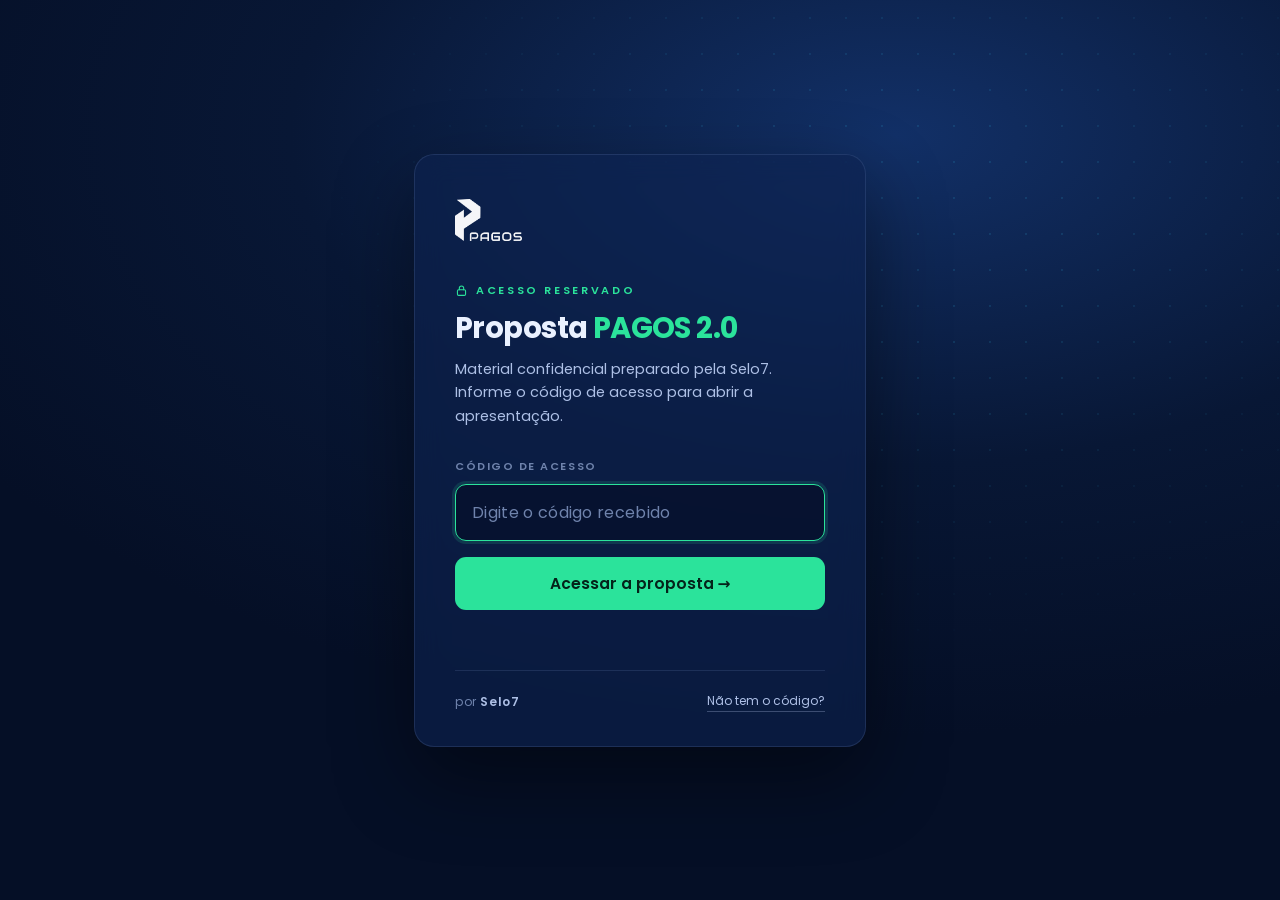
<file: propostas/pagos/index.html>
<!DOCTYPE html>
<html lang="pt-BR">
<head>
<meta charset="UTF-8">
<meta name="viewport" content="width=device-width, initial-scale=1.0">
<meta name="robots" content="noindex, nofollow, noarchive">
<title>Acesso reservado · Proposta PAGOS 2.0 · Selo7</title>
<link rel="icon" href="assets/favicon.png" type="image/png">
<link rel="preconnect" href="https://fonts.googleapis.com">
<link rel="preconnect" href="https://fonts.gstatic.com" crossorigin>
<link href="https://fonts.googleapis.com/css2?family=Poppins:wght@400;500;600;700&display=swap" rel="stylesheet">
<style>
:root{
  --navy-950:#050F26; --navy-900:#081735; --navy-800:#0D2350;
  --blue:#1E6BF2; --cyan:#35C7F0; --green:#2BE39B;
  --ink:#EAF1FF; --ink-2:#AEC0E6; --ink-3:#6F83AC; --line:rgba(148,178,235,.14);
  --sans:'Poppins',system-ui,sans-serif;
}
*{margin:0;padding:0;box-sizing:border-box}
body{
  font-family:var(--sans);background:var(--navy-950);color:var(--ink);line-height:1.6;
  min-height:100vh;display:flex;align-items:center;justify-content:center;padding:28px 20px;
  background-image:radial-gradient(1100px 600px at 70% 15%,#123067,var(--navy-900) 55%,var(--navy-950));
  position:relative;overflow-x:hidden;
}
body::before{
  content:"";position:fixed;inset:0;pointer-events:none;
  background-image:radial-gradient(rgba(53,199,240,.13) 1px,transparent 1px);background-size:36px 36px;
  mask-image:radial-gradient(800px 600px at 70% 25%,#000 20%,transparent 75%);
  -webkit-mask-image:radial-gradient(800px 600px at 70% 25%,#000 20%,transparent 75%);
}

.card{
  position:relative;width:100%;max-width:452px;
  background:rgba(13,35,80,.62);border:1px solid var(--line);border-radius:20px;
  padding:44px 40px 34px;backdrop-filter:blur(14px);-webkit-backdrop-filter:blur(14px);
  box-shadow:0 32px 80px rgba(0,0,0,.44);
}
.logo{height:42px;margin-bottom:34px;opacity:.96}

.kicker{font-size:11px;font-weight:600;letter-spacing:.24em;color:var(--green);display:flex;align-items:center;gap:8px;margin-bottom:12px}
.kicker svg{flex:none;width:13px;height:13px;stroke:var(--green);fill:none;stroke-width:2;stroke-linecap:round}
h1{font-size:29px;font-weight:700;letter-spacing:-.02em;line-height:1.12}
h1 em{font-style:normal;color:var(--green)}
.sub{color:var(--ink-2);font-size:14.5px;margin-top:14px}

form{margin-top:30px}
label{display:block;font-size:11px;font-weight:600;letter-spacing:.14em;color:var(--ink-3);margin-bottom:9px}
.field{position:relative}
input{
  width:100%;font-family:var(--sans);font-size:16px;font-weight:500;color:#fff;
  background:rgba(5,15,38,.66);border:1px solid rgba(148,178,235,.24);border-radius:11px;
  padding:15px 16px;letter-spacing:.04em;transition:border-color .18s,box-shadow .18s;
}
input::placeholder{color:var(--ink-3);font-weight:400;letter-spacing:.02em}
input:focus{outline:none;border-color:var(--green);box-shadow:0 0 0 3px rgba(43,227,155,.14)}
input.err{border-color:#FF6B7A;box-shadow:0 0 0 3px rgba(255,107,122,.13)}

button{
  width:100%;margin-top:16px;font-family:var(--sans);font-size:15.5px;font-weight:600;
  color:#04231A;background:var(--green);border:0;border-radius:11px;padding:15px 18px;
  cursor:pointer;transition:transform .14s,box-shadow .18s,filter .18s;
}
button:hover{filter:brightness(1.07);box-shadow:0 10px 28px rgba(43,227,155,.22)}
button:active{transform:translateY(1px)}

.msg{min-height:19px;margin-top:13px;font-size:13px;color:#FF6B7A;opacity:0;transition:opacity .2s}
.msg.on{opacity:1}
.shake{animation:shake .34s}
@keyframes shake{
  0%,100%{transform:translateX(0)} 20%{transform:translateX(-7px)}
  40%{transform:translateX(6px)} 60%{transform:translateX(-4px)} 80%{transform:translateX(3px)}
}

.foot{
  margin-top:28px;padding-top:20px;border-top:1px solid var(--line);
  display:flex;justify-content:space-between;align-items:center;gap:14px;flex-wrap:wrap;
  font-size:12px;color:var(--ink-3);
}
.foot a{color:var(--ink-2);text-decoration:none;border-bottom:1px solid rgba(174,192,230,.3)}
.foot a:hover{color:var(--green);border-bottom-color:var(--green)}
.by{letter-spacing:.05em}
.by b{color:var(--ink-2);font-weight:600}

@media (max-width:480px){
  .card{padding:34px 26px 26px;border-radius:17px}
  h1{font-size:25px}
  .logo{height:36px;margin-bottom:27px}
}
</style>
</head>
<body>

<main class="card" id="card">
  <img class="logo" src="assets/logo-branca.webp" alt="Pagos">

  <span class="kicker">
    <svg viewBox="0 0 24 24" aria-hidden="true"><rect x="4.5" y="10.5" width="15" height="10.5" rx="2.2"/><path d="M8 10.5V7.6a4 4 0 0 1 8 0v2.9"/></svg>
    ACESSO RESERVADO
  </span>
  <h1>Proposta <em>PAGOS 2.0</em></h1>
  <p class="sub">Material confidencial preparado pela Selo7. Informe o código de acesso para abrir a apresentação.</p>

  <form id="form" autocomplete="off">
    <label for="codigo">CÓDIGO DE ACESSO</label>
    <div class="field">
      <input id="codigo" name="codigo" type="text" placeholder="Digite o código recebido"
             autocapitalize="none" autocorrect="off" spellcheck="false" autocomplete="off" required>
    </div>
    <button type="submit">Acessar a proposta →</button>
    <p class="msg" id="msg" role="alert"></p>
  </form>

  <div class="foot">
    <span class="by">por <b>Selo7</b></span>
    <a href="https://api.whatsapp.com/send?phone=5511981655857&text=Ol%C3%A1!%20Preciso%20do%20c%C3%B3digo%20de%20acesso%20da%20proposta%20PAGOS%202.0."
       target="_blank" rel="noopener">Não tem o código?</a>
  </div>
</main>

<script>
(function(){
  var KEY = "s7p_pagos_ok";
  var NEXT = "s7p_pagos_next";
  var DEST = "proposta.html";
  var VALID = 274284111;          // código de acesso (hash)
  var DIAS = 60;                  // acesso lembrado neste dispositivo

  function hash(s){
    var x = 5381;
    for (var i = 0; i < s.length; i++) { x = ((x << 5) + x + s.charCodeAt(i)) >>> 0; }
    return x;
  }

  // Se o cliente abriu um link direto de uma página interna, volta pra ela depois do código.
  function destino(){
    try {
      var n = localStorage.getItem(NEXT);
      localStorage.removeItem(NEXT);
      if (n && /^[a-z0-9-]+\.html$/.test(n) && n !== "index.html") { return n; }
    } catch(e){}
    return DEST;
  }

  // Já liberado neste dispositivo? Entra direto.
  try {
    var t = localStorage.getItem(KEY);
    if (t && (Date.now() - parseInt(t, 10)) < DIAS * 864e5) { location.replace(destino()); return; }
  } catch(e){}

  var form = document.getElementById("form");
  var input = document.getElementById("codigo");
  var msg = document.getElementById("msg");
  var card = document.getElementById("card");

  input.addEventListener("input", function(){
    input.classList.remove("err");
    msg.classList.remove("on");
  });

  form.addEventListener("submit", function(ev){
    ev.preventDefault();
    var v = (input.value || "").trim().toLowerCase();

    if (hash(v) === VALID) {
      try { localStorage.setItem(KEY, String(Date.now())); } catch(e){}
      msg.style.color = "#2BE39B";
      msg.textContent = "Código confirmado. Abrindo a proposta…";
      msg.classList.add("on");
      var ir = destino();
      setTimeout(function(){ location.replace(ir); }, 420);
    } else {
      input.classList.add("err");
      card.classList.remove("shake");
      void card.offsetWidth;
      card.classList.add("shake");
      msg.style.color = "#FF6B7A";
      msg.textContent = "Código inválido. Confira a mensagem que enviamos.";
      msg.classList.add("on");
      input.select();
    }
  });

  input.focus({ preventScroll: true });
})();
</script>

</body>
</html>
</file>
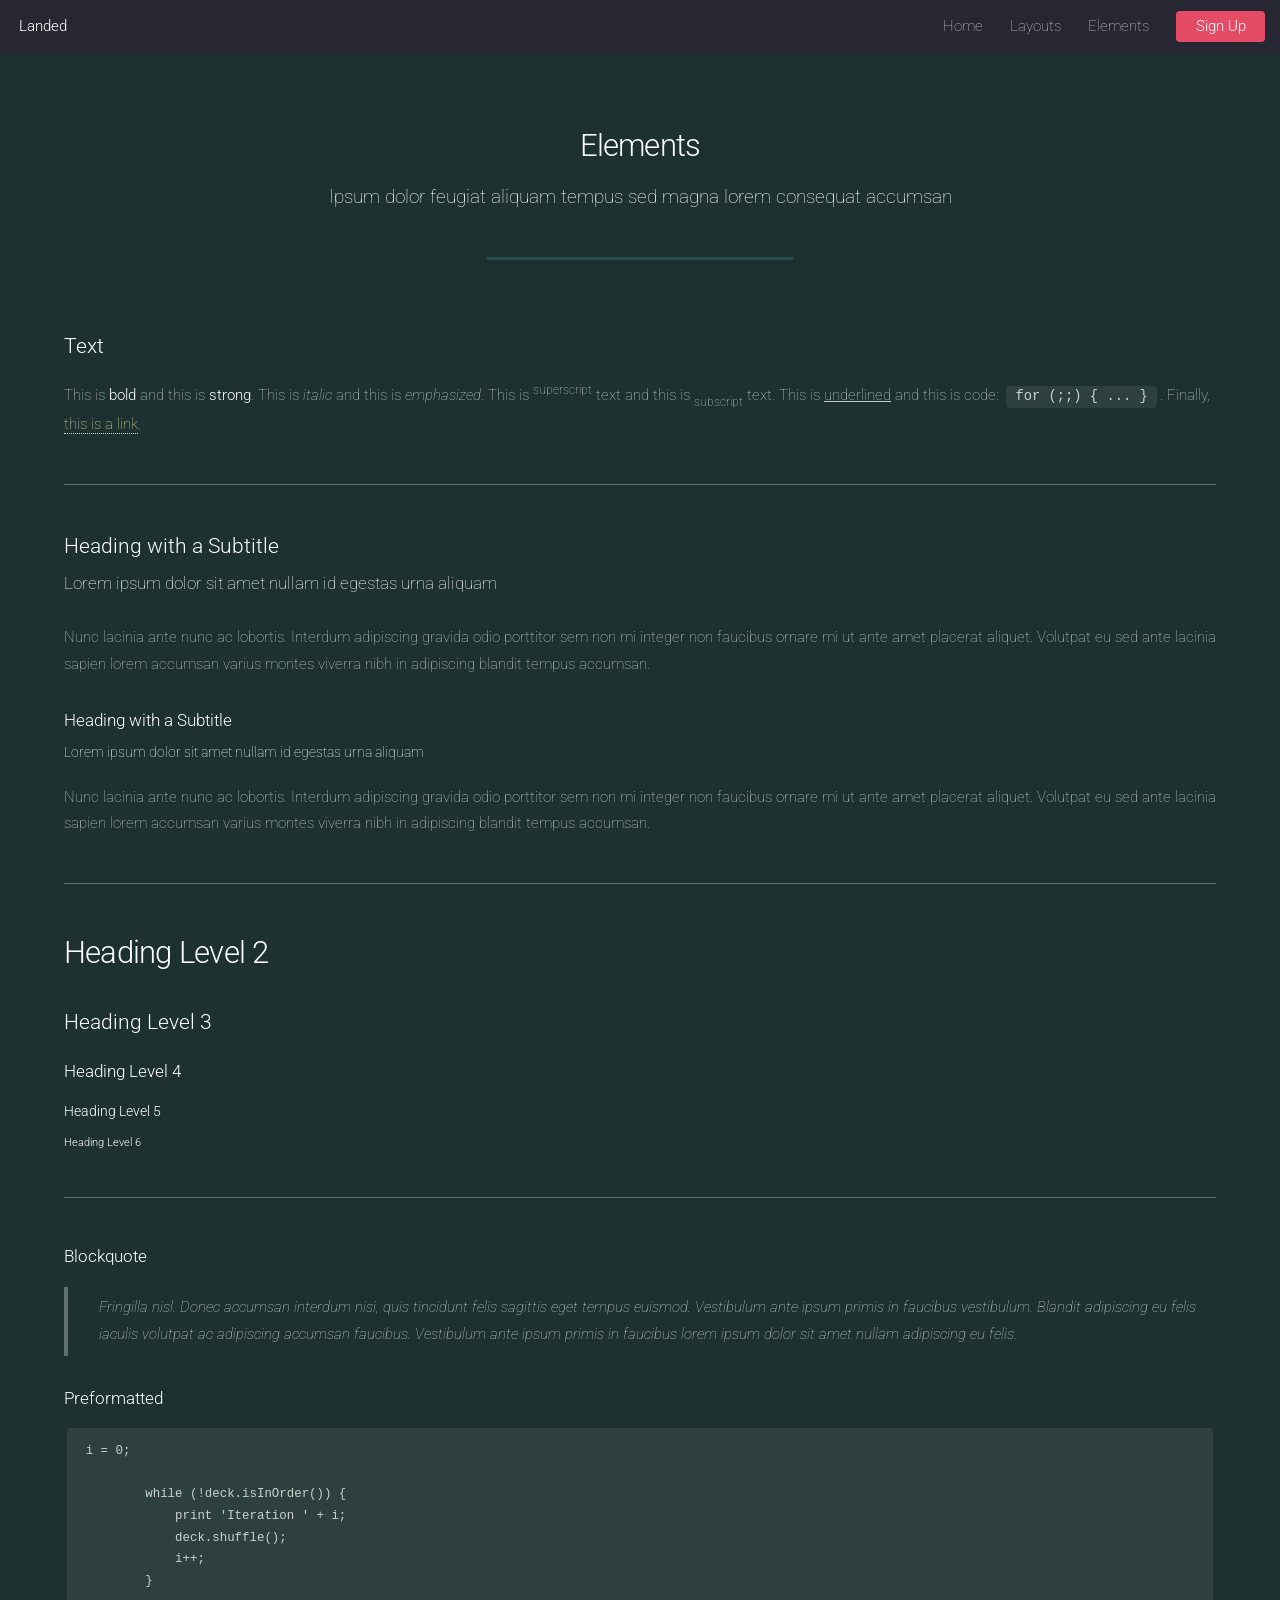
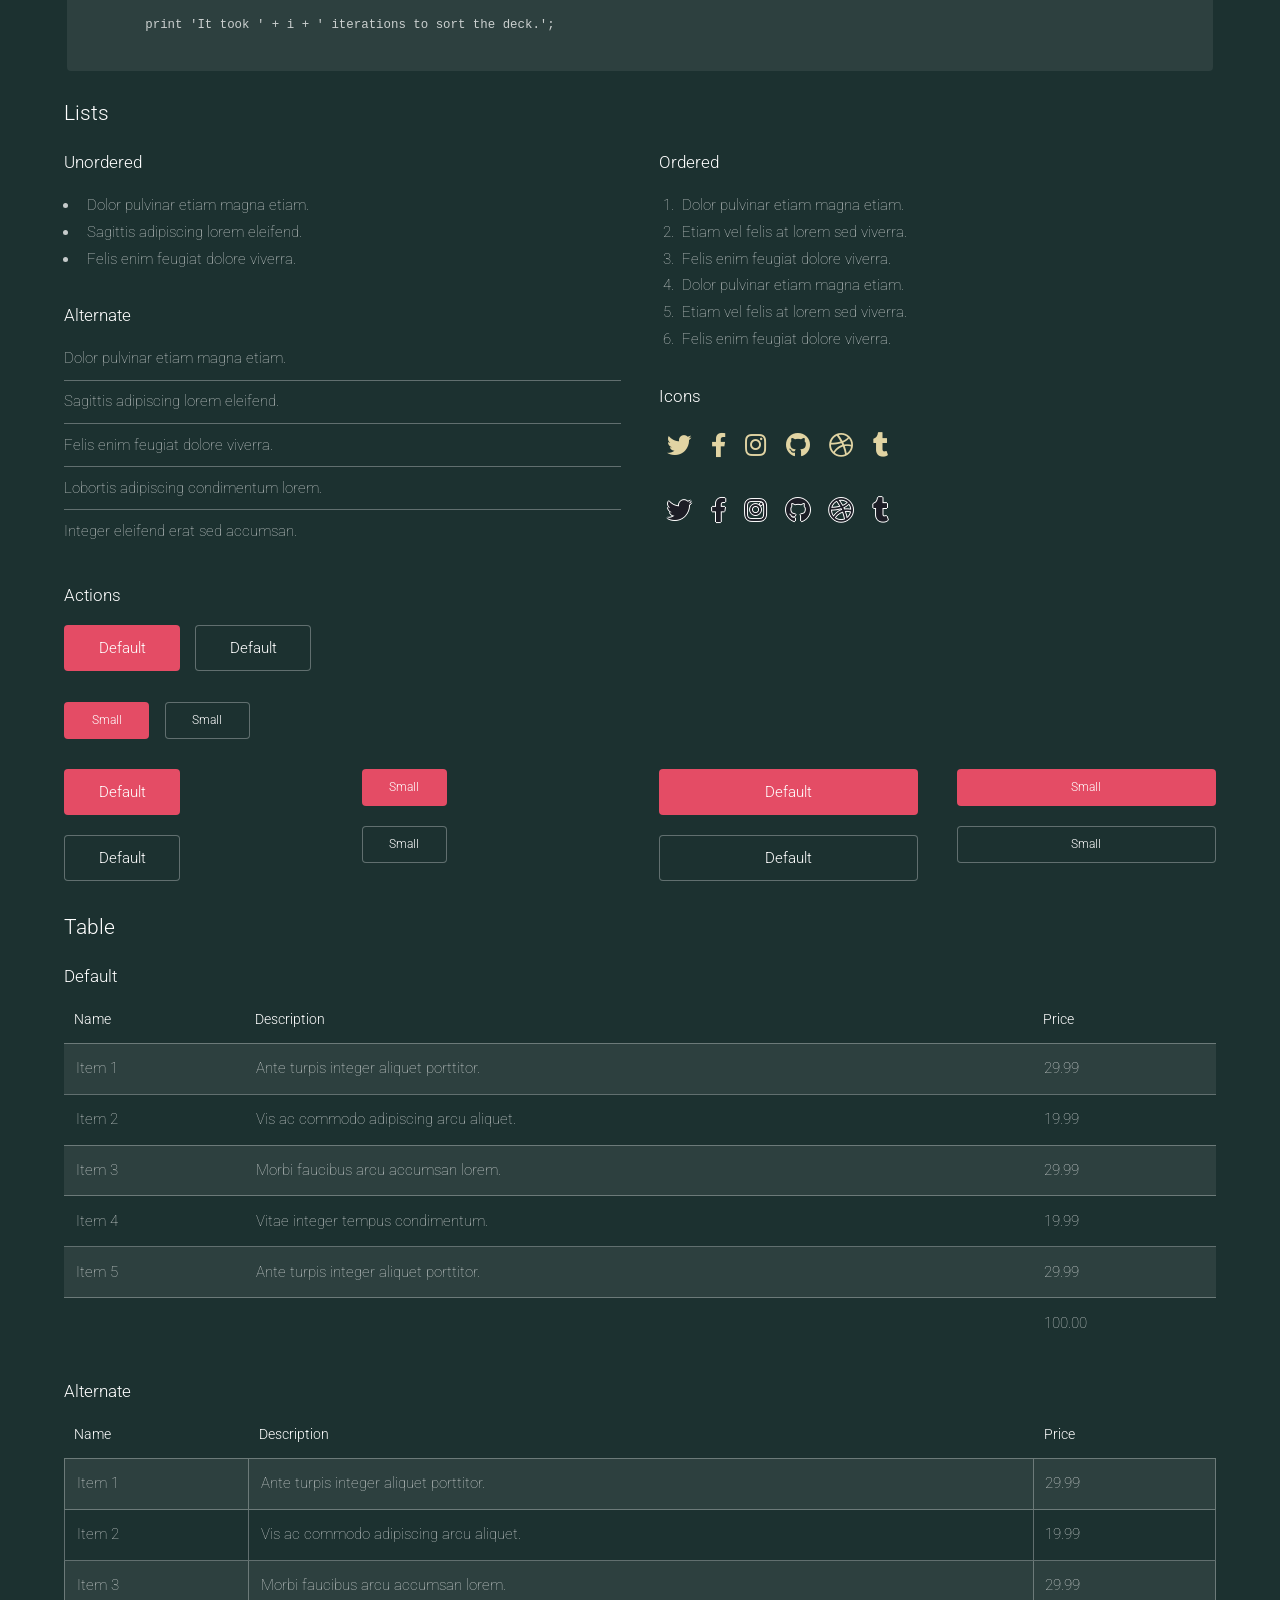
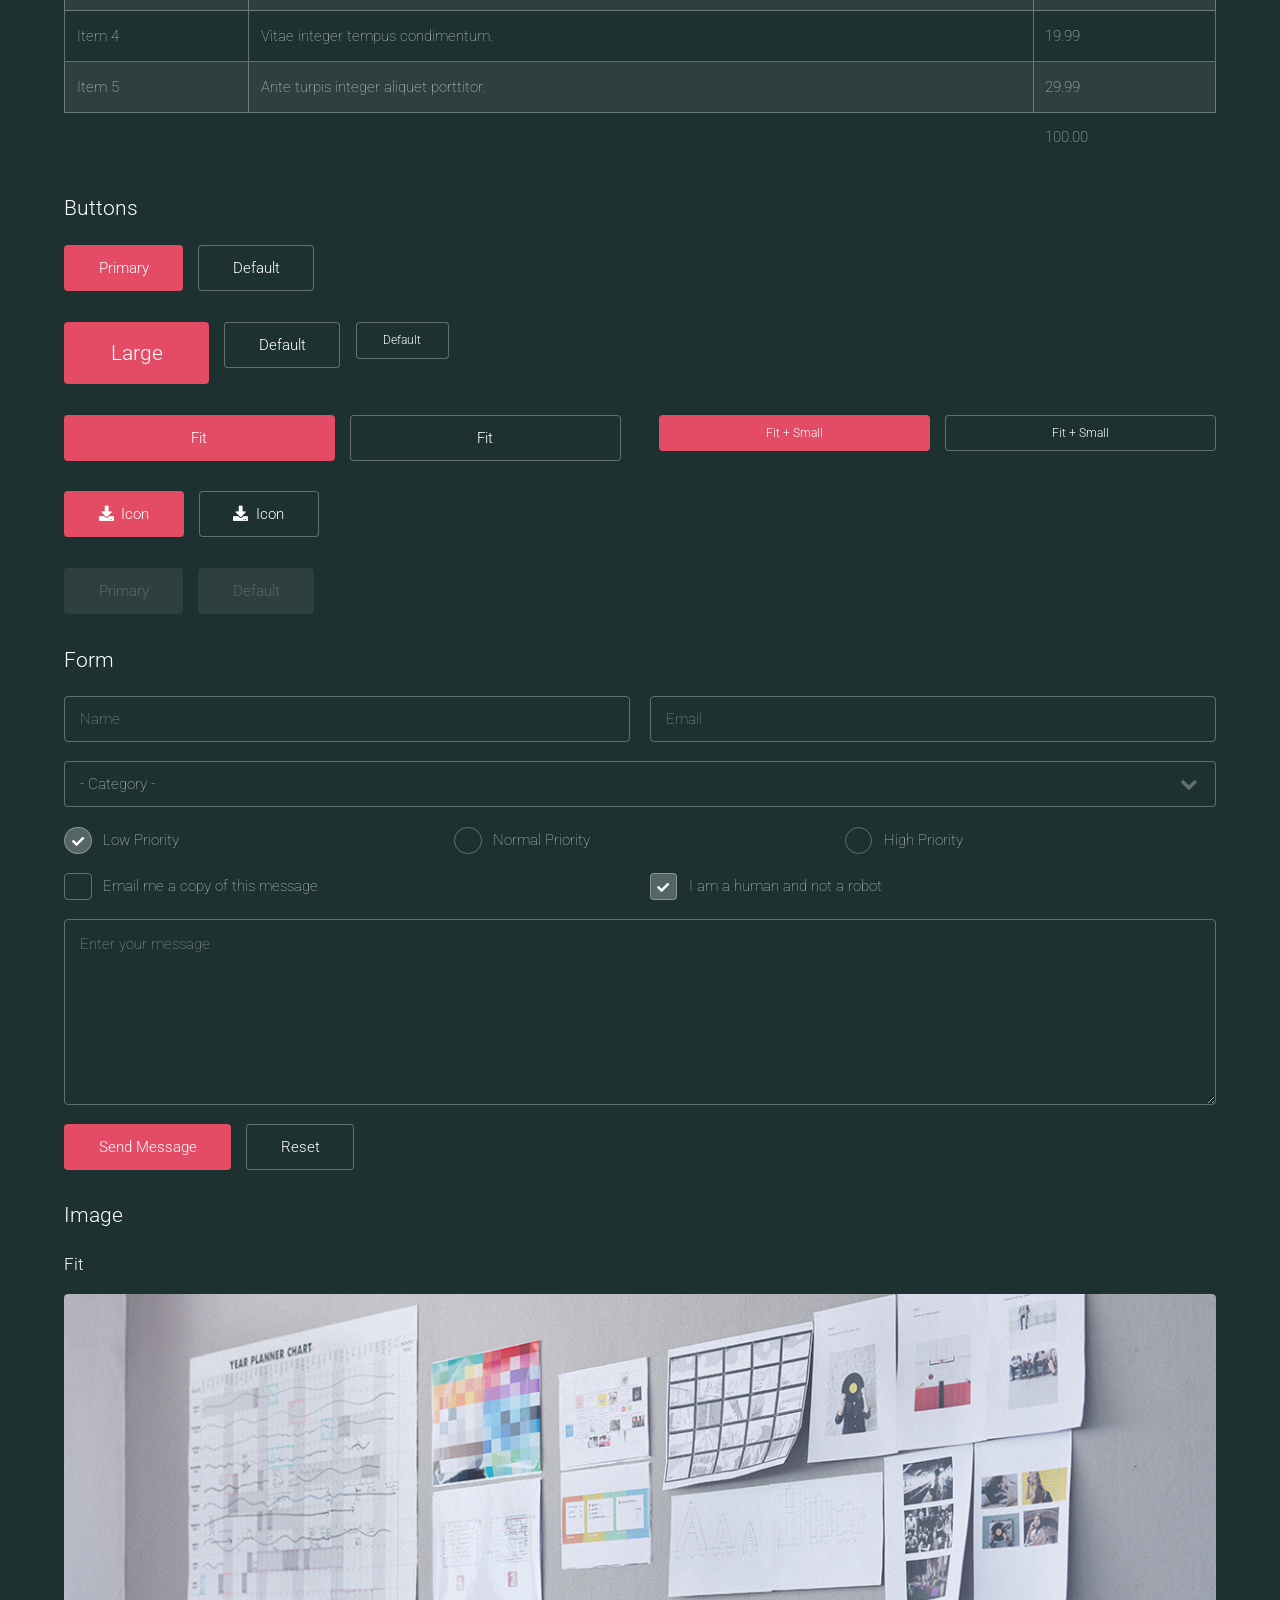
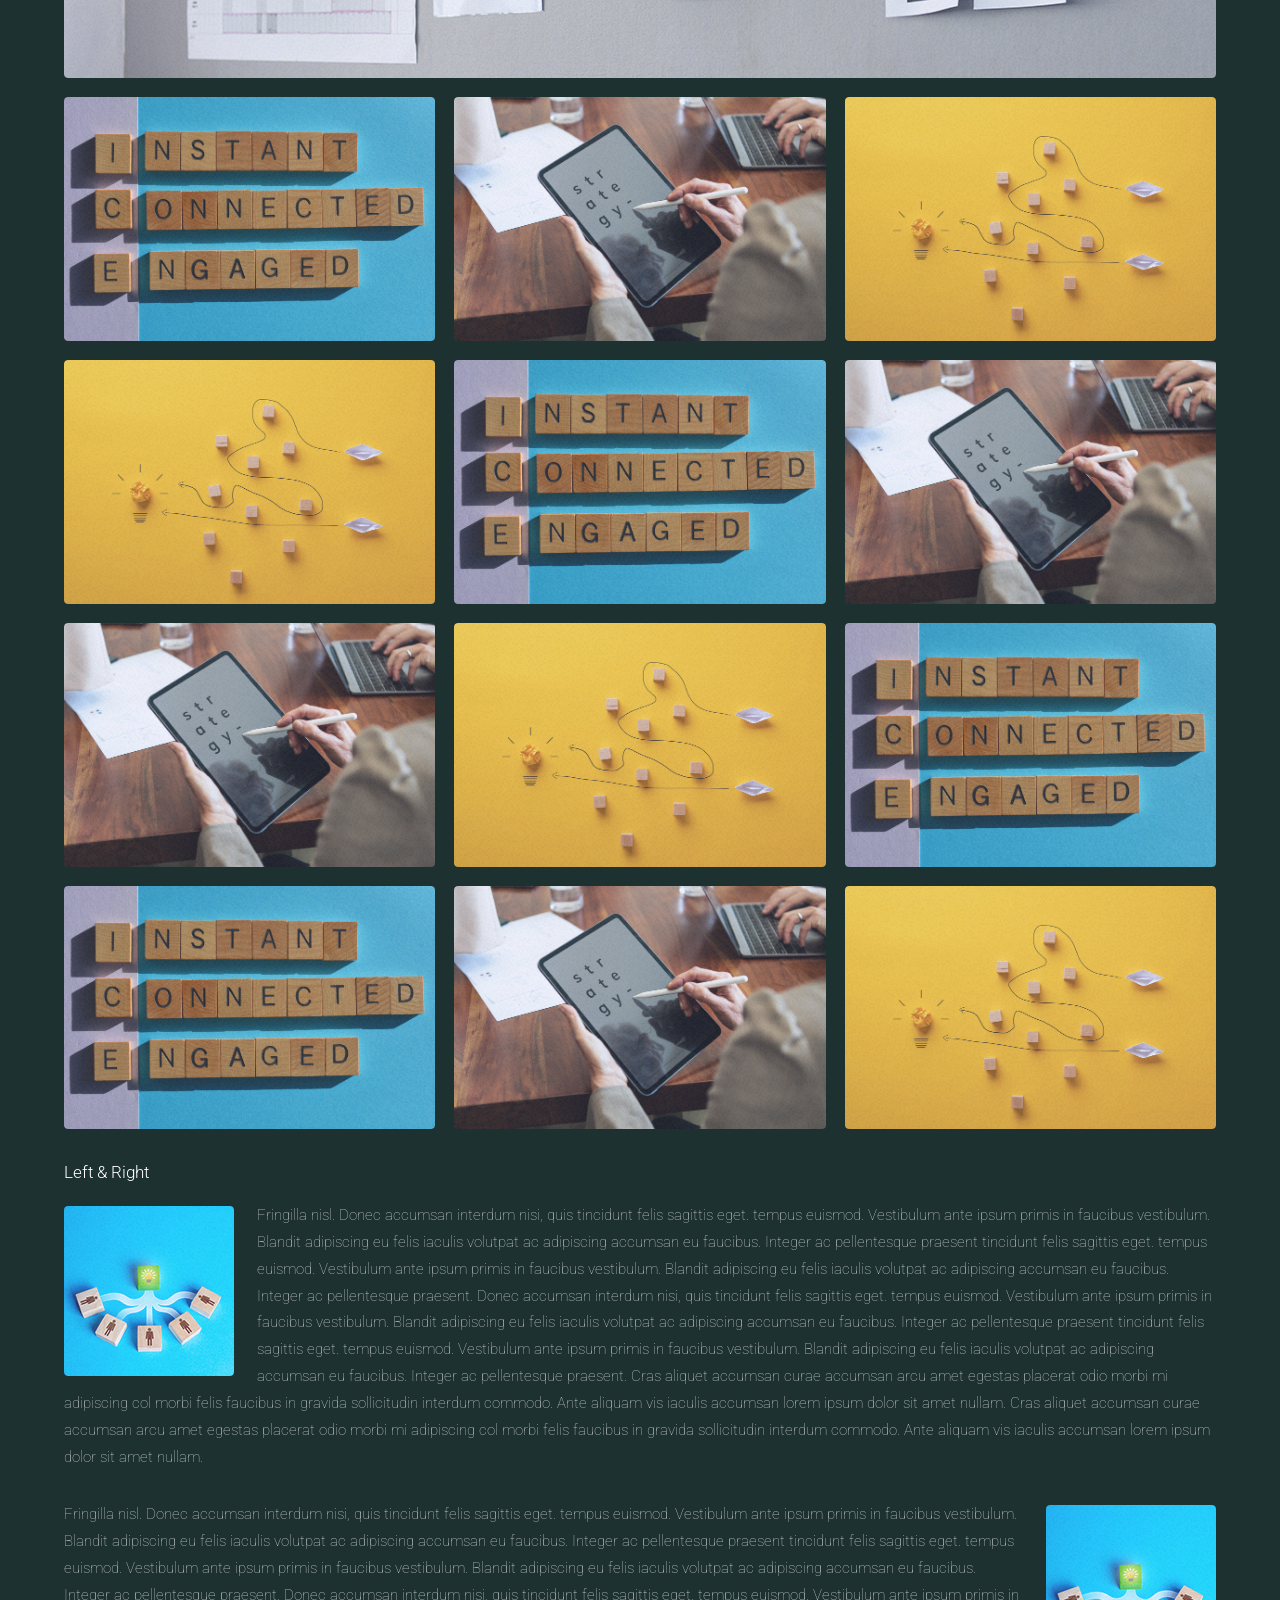
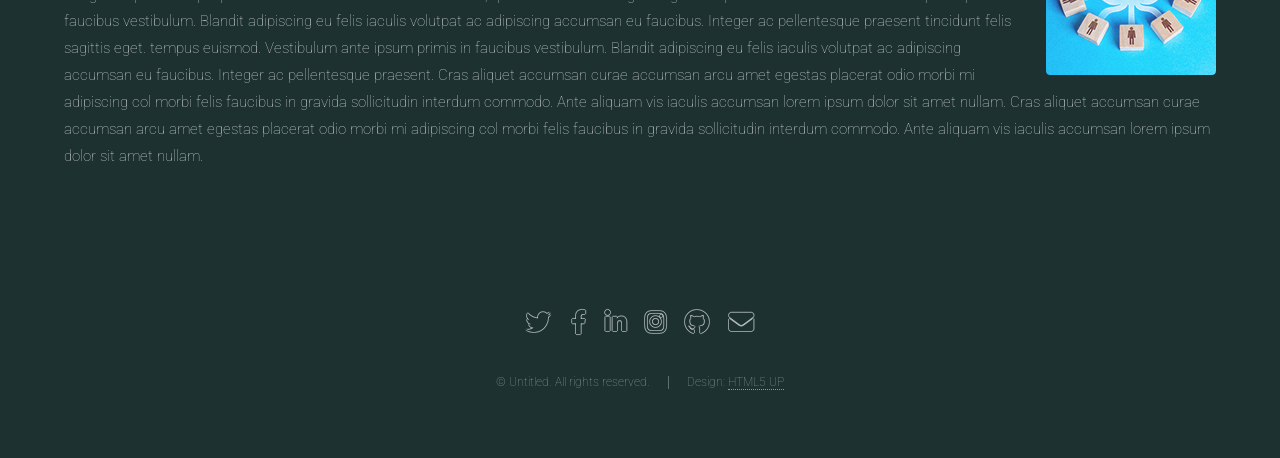
<file: elements.html>
<!DOCTYPE HTML>
<!--
	Landed by HTML5 UP
	html5up.net | @ajlkn
	Free for personal and commercial use under the CCA 3.0 license (html5up.net/license)
-->
<html>
	<head>
		<title>Elements - Landed by HTML5 UP</title>
		<meta charset="utf-8" />
		<meta name="viewport" content="width=device-width, initial-scale=1, user-scalable=no" />
		<link rel="stylesheet" href="assets/css/main.css" />
		<noscript><link rel="stylesheet" href="assets/css/noscript.css" /></noscript>
	</head>
	<body class="is-preload">
		<div id="page-wrapper">

			<!-- Header -->
				<header id="header">
					<h1 id="logo"><a href="index.html">Landed</a></h1>
					<nav id="nav">
						<ul>
							<li><a href="index.html">Home</a></li>
							<li>
								<a href="#">Layouts</a>
								<ul>
									<li><a href="left-sidebar.html">Left Sidebar</a></li>
									<li><a href="right-sidebar.html">Right Sidebar</a></li>
									<li><a href="no-sidebar.html">No Sidebar</a></li>
									<li>
										<a href="#">Submenu</a>
										<ul>
											<li><a href="#">Option 1</a></li>
											<li><a href="#">Option 2</a></li>
											<li><a href="#">Option 3</a></li>
											<li><a href="#">Option 4</a></li>
										</ul>
									</li>
								</ul>
							</li>
							<li><a href="elements.html">Elements</a></li>
							<li><a href="#" class="button primary">Sign Up</a></li>
						</ul>
					</nav>
				</header>

			<!-- Main -->
				<div id="main" class="wrapper style1">
					<div class="container">
						<header class="major">
							<h2>Elements</h2>
							<p>Ipsum dolor feugiat aliquam tempus sed magna lorem consequat accumsan</p>
						</header>

						<!-- Text -->
							<section>
								<h3>Text</h3>
								<p>This is <b>bold</b> and this is <strong>strong</strong>. This is <i>italic</i> and this is <em>emphasized</em>.
								This is <sup>superscript</sup> text and this is <sub>subscript</sub> text.
								This is <u>underlined</u> and this is code: <code>for (;;) { ... }</code>. Finally, <a href="#">this is a link</a>.</p>

								<hr />

								<header>
									<h3>Heading with a Subtitle</h3>
									<p>Lorem ipsum dolor sit amet nullam id egestas urna aliquam</p>
								</header>
								<p>Nunc lacinia ante nunc ac lobortis. Interdum adipiscing gravida odio porttitor sem non mi integer non faucibus ornare mi ut ante amet placerat aliquet. Volutpat eu sed ante lacinia sapien lorem accumsan varius montes viverra nibh in adipiscing blandit tempus accumsan.</p>
								<header>
									<h4>Heading with a Subtitle</h4>
									<p>Lorem ipsum dolor sit amet nullam id egestas urna aliquam</p>
								</header>
								<p>Nunc lacinia ante nunc ac lobortis. Interdum adipiscing gravida odio porttitor sem non mi integer non faucibus ornare mi ut ante amet placerat aliquet. Volutpat eu sed ante lacinia sapien lorem accumsan varius montes viverra nibh in adipiscing blandit tempus accumsan.</p>

								<hr />

								<h2>Heading Level 2</h2>
								<h3>Heading Level 3</h3>
								<h4>Heading Level 4</h4>
								<h5>Heading Level 5</h5>
								<h6>Heading Level 6</h6>

								<hr />

								<h4>Blockquote</h4>
								<blockquote>Fringilla nisl. Donec accumsan interdum nisi, quis tincidunt felis sagittis eget tempus euismod. Vestibulum ante ipsum primis in faucibus vestibulum. Blandit adipiscing eu felis iaculis volutpat ac adipiscing accumsan faucibus. Vestibulum ante ipsum primis in faucibus lorem ipsum dolor sit amet nullam adipiscing eu felis.</blockquote>

								<h4>Preformatted</h4>
								<pre><code>i = 0;

	while (!deck.isInOrder()) {
	    print 'Iteration ' + i;
	    deck.shuffle();
	    i++;
	}

	print 'It took ' + i + ' iterations to sort the deck.';
	</code></pre>
							</section>

						<!-- Lists -->
							<section>
								<h3>Lists</h3>
								<div class="row">
									<div class="col-6 col-12-xsmall">

										<h4>Unordered</h4>
										<ul>
											<li>Dolor pulvinar etiam magna etiam.</li>
											<li>Sagittis adipiscing lorem eleifend.</li>
											<li>Felis enim feugiat dolore viverra.</li>
										</ul>

										<h4>Alternate</h4>
										<ul class="alt">
											<li>Dolor pulvinar etiam magna etiam.</li>
											<li>Sagittis adipiscing lorem eleifend.</li>
											<li>Felis enim feugiat dolore viverra.</li>
											<li>Lobortis adipiscing condimentum lorem.</li>
											<li>Integer eleifend erat sed accumsan.</li>
										</ul>

									</div>
									<div class="col-6 col-12-xsmall">

										<h4>Ordered</h4>
										<ol>
											<li>Dolor pulvinar etiam magna etiam.</li>
											<li>Etiam vel felis at lorem sed viverra.</li>
											<li>Felis enim feugiat dolore viverra.</li>
											<li>Dolor pulvinar etiam magna etiam.</li>
											<li>Etiam vel felis at lorem sed viverra.</li>
											<li>Felis enim feugiat dolore viverra.</li>
										</ol>

										<h4>Icons</h4>
										<ul class="icons">
											<li><a href="#" class="icon brands fa-twitter"><span class="label">Twitter</span></a></li>
											<li><a href="#" class="icon brands fa-facebook-f"><span class="label">Facebook</span></a></li>
											<li><a href="#" class="icon brands fa-instagram"><span class="label">Instagram</span></a></li>
											<li><a href="#" class="icon brands fa-github"><span class="label">Github</span></a></li>
											<li><a href="#" class="icon brands fa-dribbble"><span class="label">Dribbble</span></a></li>
											<li><a href="#" class="icon brands fa-tumblr"><span class="label">Tumblr</span></a></li>
										</ul>
										<ul class="icons">
											<li><a href="#" class="icon brands alt fa-twitter"><span class="label">Twitter</span></a></li>
											<li><a href="#" class="icon brands alt fa-facebook-f"><span class="label">Facebook</span></a></li>
											<li><a href="#" class="icon brands alt fa-instagram"><span class="label">Instagram</span></a></li>
											<li><a href="#" class="icon brands alt fa-github"><span class="label">Github</span></a></li>
											<li><a href="#" class="icon brands alt fa-dribbble"><span class="label">Dribbble</span></a></li>
											<li><a href="#" class="icon brands alt fa-tumblr"><span class="label">Tumblr</span></a></li>
										</ul>

									</div>
								</div>

								<h4>Actions</h4>
								<ul class="actions">
									<li><a href="#" class="button primary">Default</a></li>
									<li><a href="#" class="button">Default</a></li>
								</ul>
								<ul class="actions small">
									<li><a href="#" class="button primary small">Small</a></li>
									<li><a href="#" class="button small">Small</a></li>
								</ul>
								<div class="row">
									<div class="col-3 col-6-medium col-12-xsmall">
										<ul class="actions stacked">
											<li><a href="#" class="button primary">Default</a></li>
											<li><a href="#" class="button">Default</a></li>
										</ul>
									</div>
									<div class="col-3 col-6-medium col-12-xsmall">
										<ul class="actions stacked">
											<li><a href="#" class="button primary small">Small</a></li>
											<li><a href="#" class="button small">Small</a></li>
										</ul>
									</div>
									<div class="col-3 col-6-medium col-12-xsmall">
										<ul class="actions stacked">
											<li><a href="#" class="button primary fit">Default</a></li>
											<li><a href="#" class="button fit">Default</a></li>
										</ul>
									</div>
									<div class="col-3 col-6-medium col-12-xsmall">
										<ul class="actions stacked">
											<li><a href="#" class="button primary small fit">Small</a></li>
											<li><a href="#" class="button small fit">Small</a></li>
										</ul>
									</div>
								</div>
							</section>

						<!-- Table -->
							<section>
								<h3>Table</h3>
								<h4>Default</h4>
								<div class="table-wrapper">
									<table>
										<thead>
											<tr>
												<th>Name</th>
												<th>Description</th>
												<th>Price</th>
											</tr>
										</thead>
										<tbody>
											<tr>
												<td>Item 1</td>
												<td>Ante turpis integer aliquet porttitor.</td>
												<td>29.99</td>
											</tr>
											<tr>
												<td>Item 2</td>
												<td>Vis ac commodo adipiscing arcu aliquet.</td>
												<td>19.99</td>
											</tr>
											<tr>
												<td>Item 3</td>
												<td> Morbi faucibus arcu accumsan lorem.</td>
												<td>29.99</td>
											</tr>
											<tr>
												<td>Item 4</td>
												<td>Vitae integer tempus condimentum.</td>
												<td>19.99</td>
											</tr>
											<tr>
												<td>Item 5</td>
												<td>Ante turpis integer aliquet porttitor.</td>
												<td>29.99</td>
											</tr>
										</tbody>
										<tfoot>
											<tr>
												<td colspan="2"></td>
												<td>100.00</td>
											</tr>
										</tfoot>
									</table>
								</div>
								<h4>Alternate</h4>
								<div class="table-wrapper">
									<table class="alt">
										<thead>
											<tr>
												<th>Name</th>
												<th>Description</th>
												<th>Price</th>
											</tr>
										</thead>
										<tbody>
											<tr>
												<td>Item 1</td>
												<td>Ante turpis integer aliquet porttitor.</td>
												<td>29.99</td>
											</tr>
											<tr>
												<td>Item 2</td>
												<td>Vis ac commodo adipiscing arcu aliquet.</td>
												<td>19.99</td>
											</tr>
											<tr>
												<td>Item 3</td>
												<td> Morbi faucibus arcu accumsan lorem.</td>
												<td>29.99</td>
											</tr>
											<tr>
												<td>Item 4</td>
												<td>Vitae integer tempus condimentum.</td>
												<td>19.99</td>
											</tr>
											<tr>
												<td>Item 5</td>
												<td>Ante turpis integer aliquet porttitor.</td>
												<td>29.99</td>
											</tr>
										</tbody>
										<tfoot>
											<tr>
												<td colspan="2"></td>
												<td>100.00</td>
											</tr>
										</tfoot>
									</table>
								</div>
							</section>

						<!-- Buttons -->
							<section>
								<h3>Buttons</h3>
								<ul class="actions">
									<li><a href="#" class="button primary">Primary</a></li>
									<li><a href="#" class="button">Default</a></li>
								</ul>
								<ul class="actions">
									<li><a href="#" class="button primary large">Large</a></li>
									<li><a href="#" class="button">Default</a></li>
									<li><a href="#" class="button small">Default</a></li>
								</ul>
								<div class="row">
									<div class="col-6 col-12-xsmall">
										<ul class="actions fit">
											<li><a href="#" class="button primary fit">Fit</a></li>
											<li><a href="#" class="button fit">Fit</a></li>
										</ul>
									</div>
									<div class="col-6 col-12-xsmall">
										<ul class="actions fit small">
											<li><a href="#" class="button primary fit small">Fit + Small</a></li>
											<li><a href="#" class="button fit small">Fit + Small</a></li>
										</ul>
									</div>
								</div>
								<ul class="actions">
									<li><a href="#" class="button primary icon solid fa-download">Icon</a></li>
									<li><a href="#" class="button icon solid fa-download">Icon</a></li>
								</ul>
								<ul class="actions">
									<li><span class="button primary disabled">Primary</span></li>
									<li><span class="button disabled">Default</span></li>
								</ul>
							</section>

						<!-- Form -->
							<section>
								<h3>Form</h3>
								<form method="post" action="#">
									<div class="row gtr-uniform gtr-50">
										<div class="col-6 col-12-xsmall">
											<input type="text" name="name" id="name" value="" placeholder="Name" />
										</div>
										<div class="col-6 col-12-xsmall">
											<input type="email" name="email" id="email" value="" placeholder="Email" />
										</div>
										<div class="col-12">
											<select name="category" id="category">
												<option value="">- Category -</option>
												<option value="1">Manufacturing</option>
												<option value="1">Shipping</option>
												<option value="1">Administration</option>
												<option value="1">Human Resources</option>
											</select>
										</div>
										<div class="col-4 col-12-medium">
											<input type="radio" id="priority-low" name="priority" checked>
											<label for="priority-low">Low Priority</label>
										</div>
										<div class="col-4 col-12-medium">
											<input type="radio" id="priority-normal" name="priority">
											<label for="priority-normal">Normal Priority</label>
										</div>
										<div class="col-4 col-12-medium">
											<input type="radio" id="priority-high" name="priority">
											<label for="priority-high">High Priority</label>
										</div>
										<div class="col-6 col-12-medium">
											<input type="checkbox" id="copy" name="copy">
											<label for="copy">Email me a copy of this message</label>
										</div>
										<div class="col-6 col-12-medium">
											<input type="checkbox" id="human" name="human" checked>
											<label for="human">I am a human and not a robot</label>
										</div>
										<div class="col-12">
											<textarea name="message" id="message" placeholder="Enter your message" rows="6"></textarea>
										</div>
										<div class="col-12">
											<ul class="actions">
												<li><input type="submit" value="Send Message" class="primary" /></li>
												<li><input type="reset" value="Reset" /></li>
											</ul>
										</div>
									</div>
								</form>
							</section>

						<!-- Image -->
							<section>
								<h3>Image</h3>
								<h4>Fit</h4>
								<div class="box alt">
									<div class="row gtr-50 gtr-uniform">
										<div class="col-12"><span class="image fit"><img src="images/pic07.jpg" alt="" /></span></div>
										<div class="col-4 col-6-xsmall"><span class="image fit"><img src="images/pic02.jpg" alt="" /></span></div>
										<div class="col-4 col-6-xsmall"><span class="image fit"><img src="images/pic03.jpg" alt="" /></span></div>
										<div class="col-4 col-6-xsmall"><span class="image fit"><img src="images/pic04.jpg" alt="" /></span></div>
										<div class="col-4 col-6-xsmall"><span class="image fit"><img src="images/pic04.jpg" alt="" /></span></div>
										<div class="col-4 col-6-xsmall"><span class="image fit"><img src="images/pic02.jpg" alt="" /></span></div>
										<div class="col-4 col-6-xsmall"><span class="image fit"><img src="images/pic03.jpg" alt="" /></span></div>
										<div class="col-4 col-6-xsmall"><span class="image fit"><img src="images/pic03.jpg" alt="" /></span></div>
										<div class="col-4 col-6-xsmall"><span class="image fit"><img src="images/pic04.jpg" alt="" /></span></div>
										<div class="col-4 col-6-xsmall"><span class="image fit"><img src="images/pic02.jpg" alt="" /></span></div>
										<div class="col-4 col-6-xsmall"><span class="image fit"><img src="images/pic02.jpg" alt="" /></span></div>
										<div class="col-4 col-6-xsmall"><span class="image fit"><img src="images/pic03.jpg" alt="" /></span></div>
										<div class="col-4 col-6-xsmall"><span class="image fit"><img src="images/pic04.jpg" alt="" /></span></div>
									</div>
								</div>

								<h4>Left &amp; Right</h4>
								<p><span class="image left"><img src="images/pic08.jpg" alt="" /></span>Fringilla nisl. Donec accumsan interdum nisi, quis tincidunt felis sagittis eget. tempus euismod. Vestibulum ante ipsum primis in faucibus vestibulum. Blandit adipiscing eu felis iaculis volutpat ac adipiscing accumsan eu faucibus. Integer ac pellentesque praesent tincidunt felis sagittis eget. tempus euismod. Vestibulum ante ipsum primis in faucibus vestibulum. Blandit adipiscing eu felis iaculis volutpat ac adipiscing accumsan eu faucibus. Integer ac pellentesque praesent. Donec accumsan interdum nisi, quis tincidunt felis sagittis eget. tempus euismod. Vestibulum ante ipsum primis in faucibus vestibulum. Blandit adipiscing eu felis iaculis volutpat ac adipiscing accumsan eu faucibus. Integer ac pellentesque praesent tincidunt felis sagittis eget. tempus euismod. Vestibulum ante ipsum primis in faucibus vestibulum. Blandit adipiscing eu felis iaculis volutpat ac adipiscing accumsan eu faucibus. Integer ac pellentesque praesent. Cras aliquet accumsan curae accumsan arcu amet egestas placerat odio morbi mi adipiscing col morbi felis faucibus in gravida sollicitudin interdum commodo. Ante aliquam vis iaculis accumsan lorem ipsum dolor sit amet nullam. Cras aliquet accumsan curae accumsan arcu amet egestas placerat odio morbi mi adipiscing col morbi felis faucibus in gravida sollicitudin interdum commodo. Ante aliquam vis iaculis accumsan lorem ipsum dolor sit amet nullam.</p>
								<p><span class="image right"><img src="images/pic08.jpg" alt="" /></span>Fringilla nisl. Donec accumsan interdum nisi, quis tincidunt felis sagittis eget. tempus euismod. Vestibulum ante ipsum primis in faucibus vestibulum. Blandit adipiscing eu felis iaculis volutpat ac adipiscing accumsan eu faucibus. Integer ac pellentesque praesent tincidunt felis sagittis eget. tempus euismod. Vestibulum ante ipsum primis in faucibus vestibulum. Blandit adipiscing eu felis iaculis volutpat ac adipiscing accumsan eu faucibus. Integer ac pellentesque praesent. Donec accumsan interdum nisi, quis tincidunt felis sagittis eget. tempus euismod. Vestibulum ante ipsum primis in faucibus vestibulum. Blandit adipiscing eu felis iaculis volutpat ac adipiscing accumsan eu faucibus. Integer ac pellentesque praesent tincidunt felis sagittis eget. tempus euismod. Vestibulum ante ipsum primis in faucibus vestibulum. Blandit adipiscing eu felis iaculis volutpat ac adipiscing accumsan eu faucibus. Integer ac pellentesque praesent. Cras aliquet accumsan curae accumsan arcu amet egestas placerat odio morbi mi adipiscing col morbi felis faucibus in gravida sollicitudin interdum commodo. Ante aliquam vis iaculis accumsan lorem ipsum dolor sit amet nullam. Cras aliquet accumsan curae accumsan arcu amet egestas placerat odio morbi mi adipiscing col morbi felis faucibus in gravida sollicitudin interdum commodo. Ante aliquam vis iaculis accumsan lorem ipsum dolor sit amet nullam.</p>
							</section>

					</div>
				</div>

			<!-- Footer -->
				<footer id="footer">
					<ul class="icons">
						<li><a href="#" class="icon brands alt fa-twitter"><span class="label">Twitter</span></a></li>
						<li><a href="#" class="icon brands alt fa-facebook-f"><span class="label">Facebook</span></a></li>
						<li><a href="#" class="icon brands alt fa-linkedin-in"><span class="label">LinkedIn</span></a></li>
						<li><a href="#" class="icon brands alt fa-instagram"><span class="label">Instagram</span></a></li>
						<li><a href="#" class="icon brands alt fa-github"><span class="label">GitHub</span></a></li>
						<li><a href="#" class="icon solid alt fa-envelope"><span class="label">Email</span></a></li>
					</ul>
					<ul class="copyright">
						<li>&copy; Untitled. All rights reserved.</li><li>Design: <a href="http://html5up.net">HTML5 UP</a></li>
					</ul>
				</footer>

		</div>

		<!-- Scripts -->
			<script src="assets/js/jquery.min.js"></script>
			<script src="assets/js/jquery.scrolly.min.js"></script>
			<script src="assets/js/jquery.dropotron.min.js"></script>
			<script src="assets/js/jquery.scrollex.min.js"></script>
			<script src="assets/js/browser.min.js"></script>
			<script src="assets/js/breakpoints.min.js"></script>
			<script src="assets/js/util.js"></script>
			<script src="assets/js/main.js"></script>

	</body>
</html>
</file>
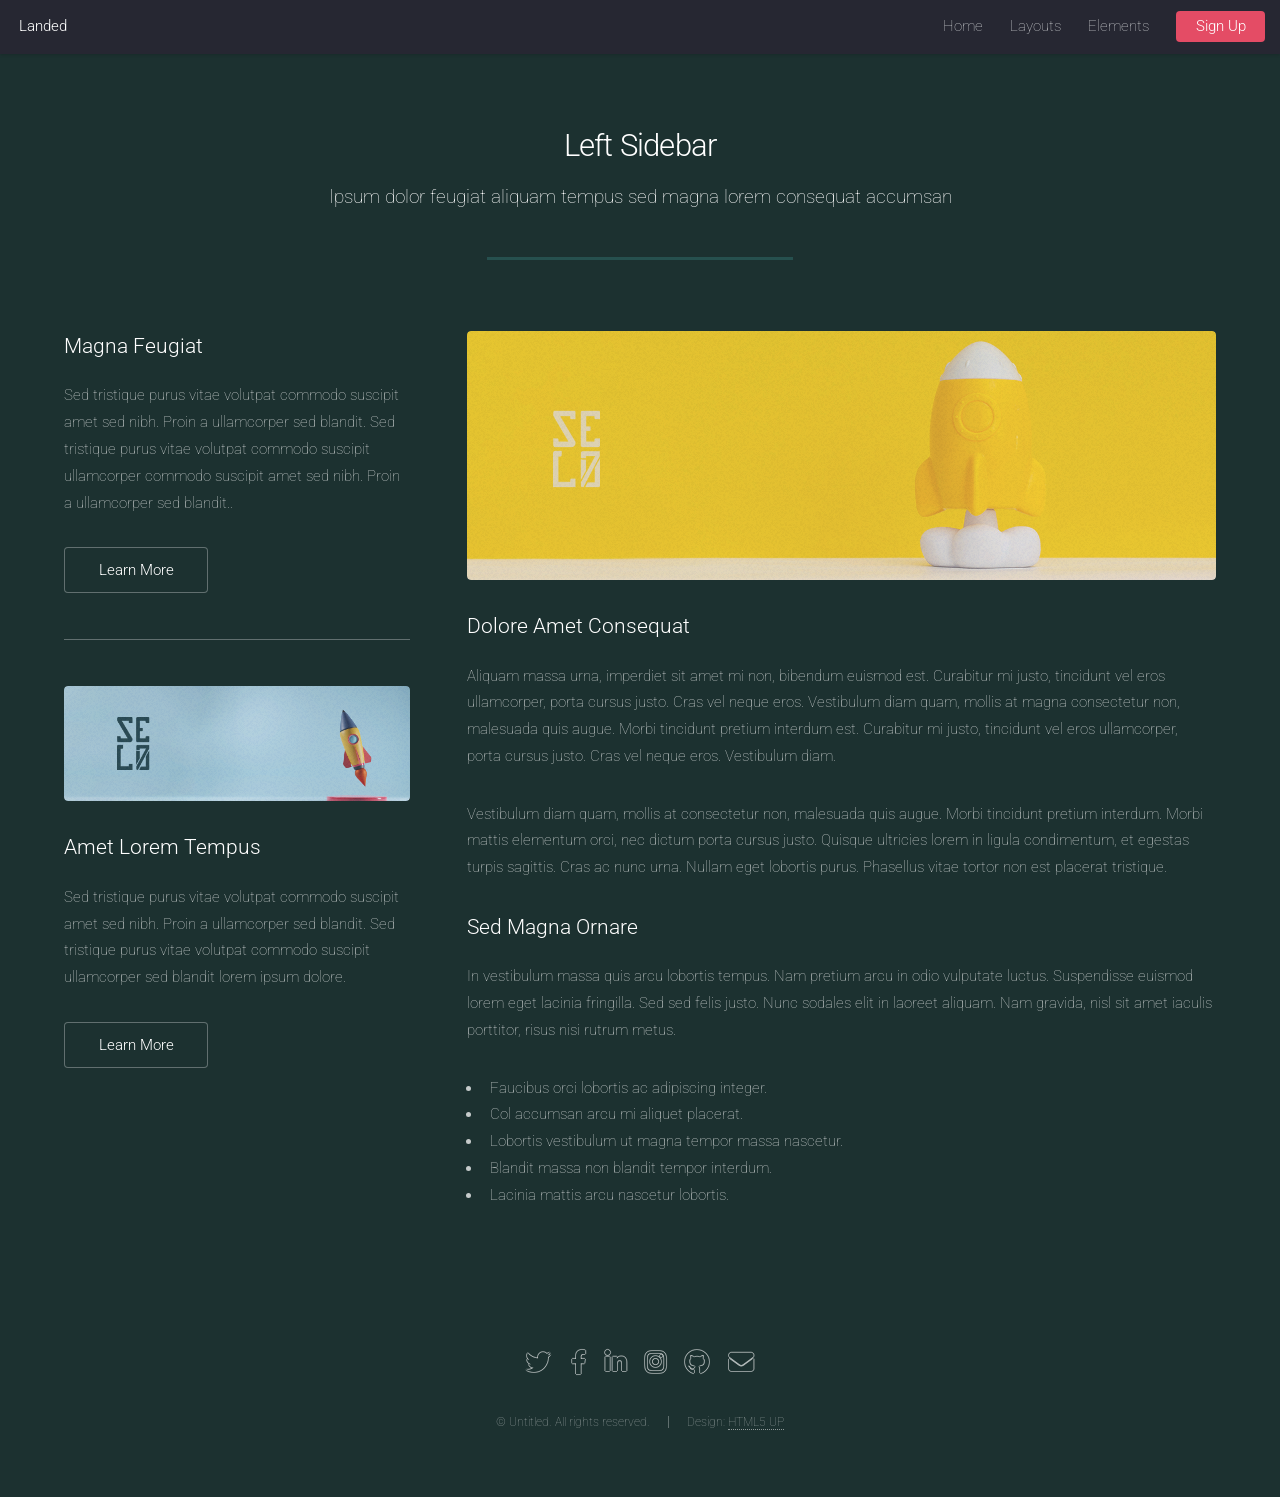
<file: left-sidebar.html>
<!DOCTYPE HTML>
<!--
	Landed by HTML5 UP
	html5up.net | @ajlkn
	Free for personal and commercial use under the CCA 3.0 license (html5up.net/license)
-->
<html>
	<head>
		<title>Left Sidebar - Landed by HTML5 UP</title>
		<meta charset="utf-8" />
		<meta name="viewport" content="width=device-width, initial-scale=1, user-scalable=no" />
		<link rel="stylesheet" href="assets/css/main.css" />
		<noscript><link rel="stylesheet" href="assets/css/noscript.css" /></noscript>
	</head>
	<body class="is-preload">
		<div id="page-wrapper">

			<!-- Header -->
				<header id="header">
					<h1 id="logo"><a href="index.html">Landed</a></h1>
					<nav id="nav">
						<ul>
							<li><a href="index.html">Home</a></li>
							<li>
								<a href="#">Layouts</a>
								<ul>
									<li><a href="left-sidebar.html">Left Sidebar</a></li>
									<li><a href="right-sidebar.html">Right Sidebar</a></li>
									<li><a href="no-sidebar.html">No Sidebar</a></li>
									<li>
										<a href="#">Submenu</a>
										<ul>
											<li><a href="#">Option 1</a></li>
											<li><a href="#">Option 2</a></li>
											<li><a href="#">Option 3</a></li>
											<li><a href="#">Option 4</a></li>
										</ul>
									</li>
								</ul>
							</li>
							<li><a href="elements.html">Elements</a></li>
							<li><a href="#" class="button primary">Sign Up</a></li>
						</ul>
					</nav>
				</header>

			<!-- Main -->
				<div id="main" class="wrapper style1">
					<div class="container">
						<header class="major">
							<h2>Left Sidebar</h2>
							<p>Ipsum dolor feugiat aliquam tempus sed magna lorem consequat accumsan</p>
						</header>
						<div class="row gtr-150">
							<div class="col-4 col-12-medium">

								<!-- Sidebar -->
									<section id="sidebar">
										<section>
											<h3>Magna Feugiat</h3>
											<p>Sed tristique purus vitae volutpat commodo suscipit amet sed nibh. Proin a ullamcorper sed blandit. Sed tristique purus vitae volutpat commodo suscipit ullamcorper commodo suscipit amet sed nibh. Proin a ullamcorper sed blandit..</p>
											<footer>
												<ul class="actions">
													<li><a href="#" class="button">Learn More</a></li>
												</ul>
											</footer>
										</section>
										<hr />
										<section>
											<a href="#" class="image fit"><img src="images/pic06.jpg" alt="" /></a>
											<h3>Amet Lorem Tempus</h3>
											<p>Sed tristique purus vitae volutpat commodo suscipit amet sed nibh. Proin a ullamcorper sed blandit. Sed tristique purus vitae volutpat commodo suscipit ullamcorper sed blandit lorem ipsum dolore.</p>
											<footer>
												<ul class="actions">
													<li><a href="#" class="button">Learn More</a></li>
												</ul>
											</footer>
										</section>
									</section>

							</div>
							<div class="col-8 col-12-medium imp-medium">

								<!-- Content -->
									<section id="content">
										<a href="#" class="image fit"><img src="images/pic05.jpg" alt="" /></a>
										<h3>Dolore Amet Consequat</h3>
										<p>Aliquam massa urna, imperdiet sit amet mi non, bibendum euismod est. Curabitur mi justo, tincidunt vel eros ullamcorper, porta cursus justo. Cras vel neque eros. Vestibulum diam quam, mollis at magna consectetur non, malesuada quis augue. Morbi tincidunt pretium interdum est. Curabitur mi justo, tincidunt vel eros ullamcorper, porta cursus justo. Cras vel neque eros. Vestibulum diam.</p>
										<p>Vestibulum diam quam, mollis at consectetur non, malesuada quis augue. Morbi tincidunt pretium interdum. Morbi mattis elementum orci, nec dictum porta cursus justo. Quisque ultricies lorem in ligula condimentum, et egestas turpis sagittis. Cras ac nunc urna. Nullam eget lobortis purus. Phasellus vitae tortor non est placerat tristique.</p>
										<h3>Sed Magna Ornare</h3>
										<p>In vestibulum massa quis arcu lobortis tempus. Nam pretium arcu in odio vulputate luctus. Suspendisse euismod lorem eget lacinia fringilla. Sed sed felis justo. Nunc sodales elit in laoreet aliquam. Nam gravida, nisl sit amet iaculis porttitor, risus nisi rutrum metus.</p>
										<ul>
											<li>Faucibus orci lobortis ac adipiscing integer.</li>
											<li>Col accumsan arcu mi aliquet placerat.</li>
											<li>Lobortis vestibulum ut magna tempor massa nascetur.</li>
											<li>Blandit massa non blandit tempor interdum.</li>
											<li>Lacinia mattis arcu nascetur lobortis.</li>
										</ul>
									</section>

							</div>
						</div>
					</div>
				</div>

			<!-- Footer -->
				<footer id="footer">
					<ul class="icons">
						<li><a href="#" class="icon brands alt fa-twitter"><span class="label">Twitter</span></a></li>
						<li><a href="#" class="icon brands alt fa-facebook-f"><span class="label">Facebook</span></a></li>
						<li><a href="#" class="icon brands alt fa-linkedin-in"><span class="label">LinkedIn</span></a></li>
						<li><a href="#" class="icon brands alt fa-instagram"><span class="label">Instagram</span></a></li>
						<li><a href="#" class="icon brands alt fa-github"><span class="label">GitHub</span></a></li>
						<li><a href="#" class="icon solid alt fa-envelope"><span class="label">Email</span></a></li>
					</ul>
					<ul class="copyright">
						<li>&copy; Untitled. All rights reserved.</li><li>Design: <a href="http://html5up.net">HTML5 UP</a></li>
					</ul>
				</footer>

		</div>

		<!-- Scripts -->
			<script src="assets/js/jquery.min.js"></script>
			<script src="assets/js/jquery.scrolly.min.js"></script>
			<script src="assets/js/jquery.dropotron.min.js"></script>
			<script src="assets/js/jquery.scrollex.min.js"></script>
			<script src="assets/js/browser.min.js"></script>
			<script src="assets/js/breakpoints.min.js"></script>
			<script src="assets/js/util.js"></script>
			<script src="assets/js/main.js"></script>

	</body>
</html>
</file>
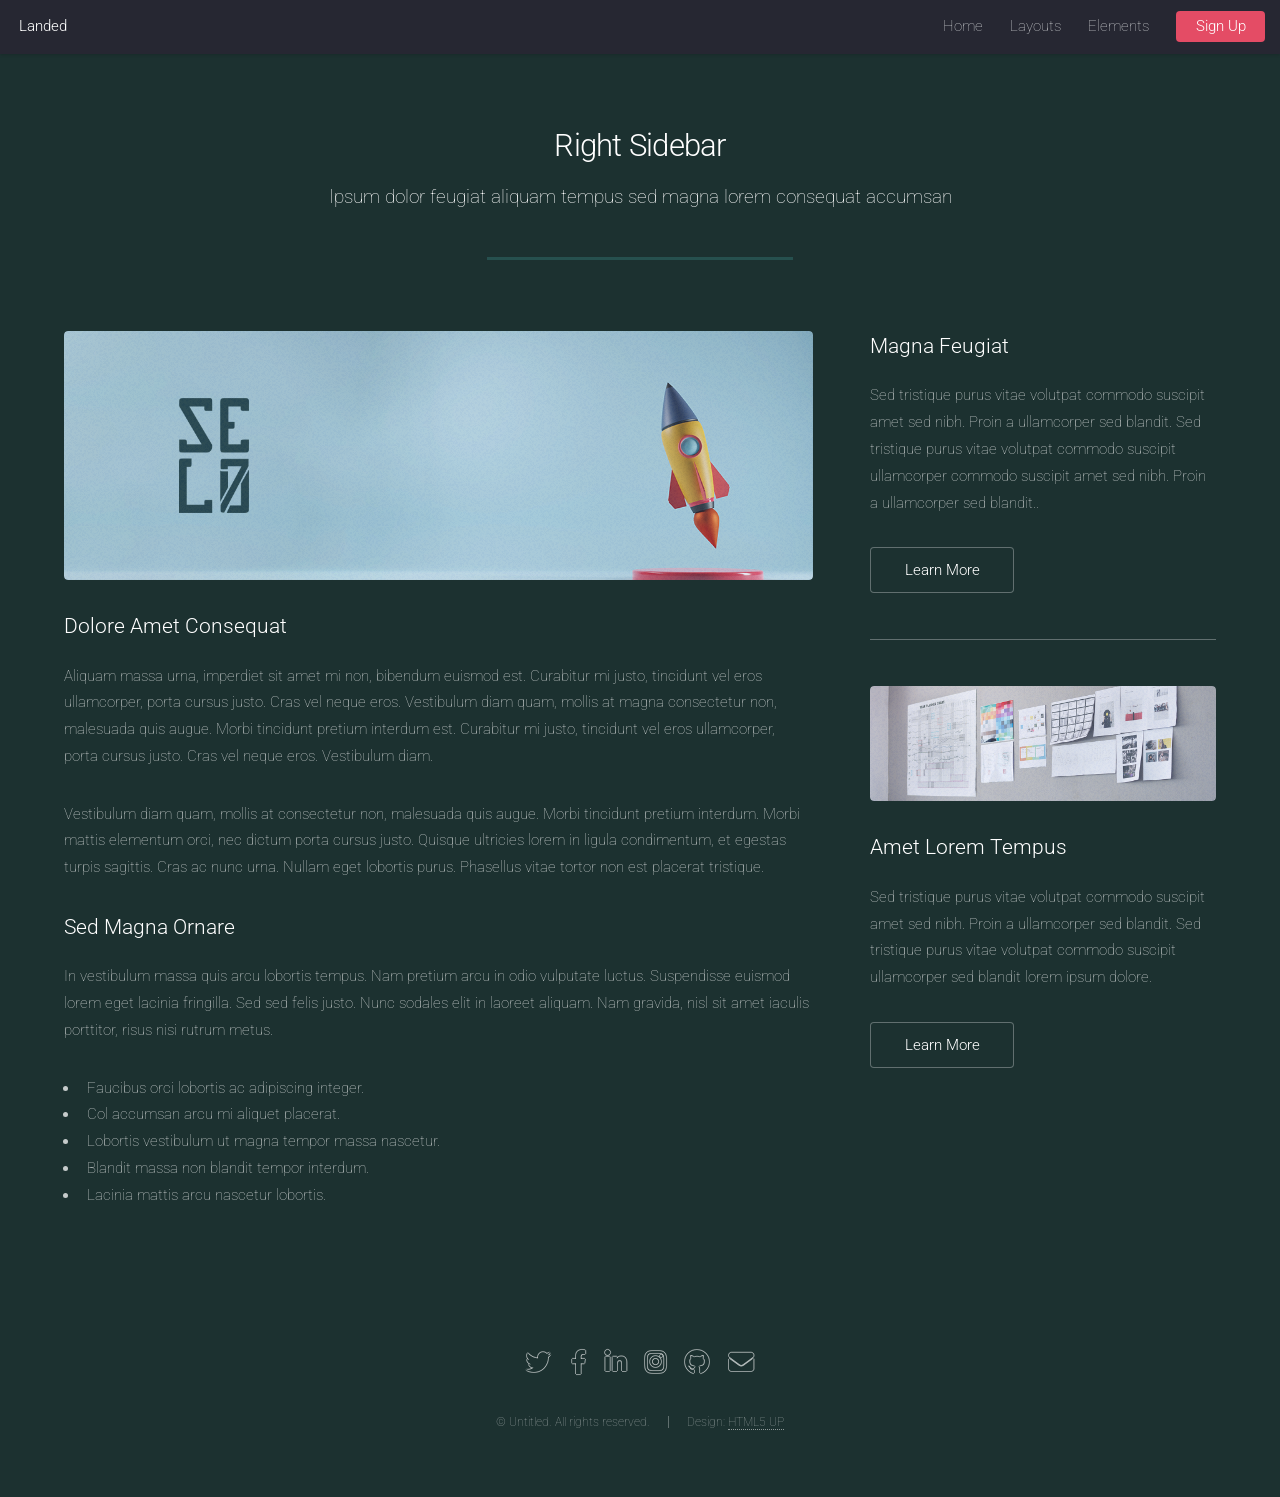
<file: right-sidebar.html>
<!DOCTYPE HTML>
<!--
	Landed by HTML5 UP
	html5up.net | @ajlkn
	Free for personal and commercial use under the CCA 3.0 license (html5up.net/license)
-->
<html>
	<head>
		<title>Right Sidebar - Landed by HTML5 UP</title>
		<meta charset="utf-8" />
		<meta name="viewport" content="width=device-width, initial-scale=1, user-scalable=no" />
		<link rel="stylesheet" href="assets/css/main.css" />
		<noscript><link rel="stylesheet" href="assets/css/noscript.css" /></noscript>
	</head>
	<body class="is-preload">
		<div id="page-wrapper">

			<!-- Header -->
				<header id="header">
					<h1 id="logo"><a href="index.html">Landed</a></h1>
					<nav id="nav">
						<ul>
							<li><a href="index.html">Home</a></li>
							<li>
								<a href="#">Layouts</a>
								<ul>
									<li><a href="left-sidebar.html">Left Sidebar</a></li>
									<li><a href="right-sidebar.html">Right Sidebar</a></li>
									<li><a href="no-sidebar.html">No Sidebar</a></li>
									<li>
										<a href="#">Submenu</a>
										<ul>
											<li><a href="#">Option 1</a></li>
											<li><a href="#">Option 2</a></li>
											<li><a href="#">Option 3</a></li>
											<li><a href="#">Option 4</a></li>
										</ul>
									</li>
								</ul>
							</li>
							<li><a href="elements.html">Elements</a></li>
							<li><a href="#" class="button primary">Sign Up</a></li>
						</ul>
					</nav>
				</header>

			<!-- Main -->
				<div id="main" class="wrapper style1">
					<div class="container">
						<header class="major">
							<h2>Right Sidebar</h2>
							<p>Ipsum dolor feugiat aliquam tempus sed magna lorem consequat accumsan</p>
						</header>
						<div class="row gtr-150">
							<div class="col-8 col-12-medium">

								<!-- Content -->
									<section id="content">
										<a href="#" class="image fit"><img src="images/pic06.jpg" alt="" /></a>
										<h3>Dolore Amet Consequat</h3>
										<p>Aliquam massa urna, imperdiet sit amet mi non, bibendum euismod est. Curabitur mi justo, tincidunt vel eros ullamcorper, porta cursus justo. Cras vel neque eros. Vestibulum diam quam, mollis at magna consectetur non, malesuada quis augue. Morbi tincidunt pretium interdum est. Curabitur mi justo, tincidunt vel eros ullamcorper, porta cursus justo. Cras vel neque eros. Vestibulum diam.</p>
										<p>Vestibulum diam quam, mollis at consectetur non, malesuada quis augue. Morbi tincidunt pretium interdum. Morbi mattis elementum orci, nec dictum porta cursus justo. Quisque ultricies lorem in ligula condimentum, et egestas turpis sagittis. Cras ac nunc urna. Nullam eget lobortis purus. Phasellus vitae tortor non est placerat tristique.</p>
										<h3>Sed Magna Ornare</h3>
										<p>In vestibulum massa quis arcu lobortis tempus. Nam pretium arcu in odio vulputate luctus. Suspendisse euismod lorem eget lacinia fringilla. Sed sed felis justo. Nunc sodales elit in laoreet aliquam. Nam gravida, nisl sit amet iaculis porttitor, risus nisi rutrum metus.</p>
										<ul>
											<li>Faucibus orci lobortis ac adipiscing integer.</li>
											<li>Col accumsan arcu mi aliquet placerat.</li>
											<li>Lobortis vestibulum ut magna tempor massa nascetur.</li>
											<li>Blandit massa non blandit tempor interdum.</li>
											<li>Lacinia mattis arcu nascetur lobortis.</li>
										</ul>
									</section>

							</div>
							<div class="col-4 col-12-medium">

								<!-- Sidebar -->
									<section id="sidebar">
										<section>
											<h3>Magna Feugiat</h3>
											<p>Sed tristique purus vitae volutpat commodo suscipit amet sed nibh. Proin a ullamcorper sed blandit. Sed tristique purus vitae volutpat commodo suscipit ullamcorper commodo suscipit amet sed nibh. Proin a ullamcorper sed blandit..</p>
											<footer>
												<ul class="actions">
													<li><a href="#" class="button">Learn More</a></li>
												</ul>
											</footer>
										</section>
										<hr />
										<section>
											<a href="#" class="image fit"><img src="images/pic07.jpg" alt="" /></a>
											<h3>Amet Lorem Tempus</h3>
											<p>Sed tristique purus vitae volutpat commodo suscipit amet sed nibh. Proin a ullamcorper sed blandit. Sed tristique purus vitae volutpat commodo suscipit ullamcorper sed blandit lorem ipsum dolore.</p>
											<footer>
												<ul class="actions">
													<li><a href="#" class="button">Learn More</a></li>
												</ul>
											</footer>
										</section>
									</section>

							</div>
						</div>
					</div>
				</div>

			<!-- Footer -->
				<footer id="footer">
					<ul class="icons">
						<li><a href="#" class="icon brands alt fa-twitter"><span class="label">Twitter</span></a></li>
						<li><a href="#" class="icon brands alt fa-facebook-f"><span class="label">Facebook</span></a></li>
						<li><a href="#" class="icon brands alt fa-linkedin-in"><span class="label">LinkedIn</span></a></li>
						<li><a href="#" class="icon brands alt fa-instagram"><span class="label">Instagram</span></a></li>
						<li><a href="#" class="icon brands alt fa-github"><span class="label">GitHub</span></a></li>
						<li><a href="#" class="icon solid alt fa-envelope"><span class="label">Email</span></a></li>
					</ul>
					<ul class="copyright">
						<li>&copy; Untitled. All rights reserved.</li><li>Design: <a href="http://html5up.net">HTML5 UP</a></li>
					</ul>
				</footer>

		</div>

		<!-- Scripts -->
			<script src="assets/js/jquery.min.js"></script>
			<script src="assets/js/jquery.scrolly.min.js"></script>
			<script src="assets/js/jquery.dropotron.min.js"></script>
			<script src="assets/js/jquery.scrollex.min.js"></script>
			<script src="assets/js/browser.min.js"></script>
			<script src="assets/js/breakpoints.min.js"></script>
			<script src="assets/js/util.js"></script>
			<script src="assets/js/main.js"></script>

	</body>
</html>
</file>
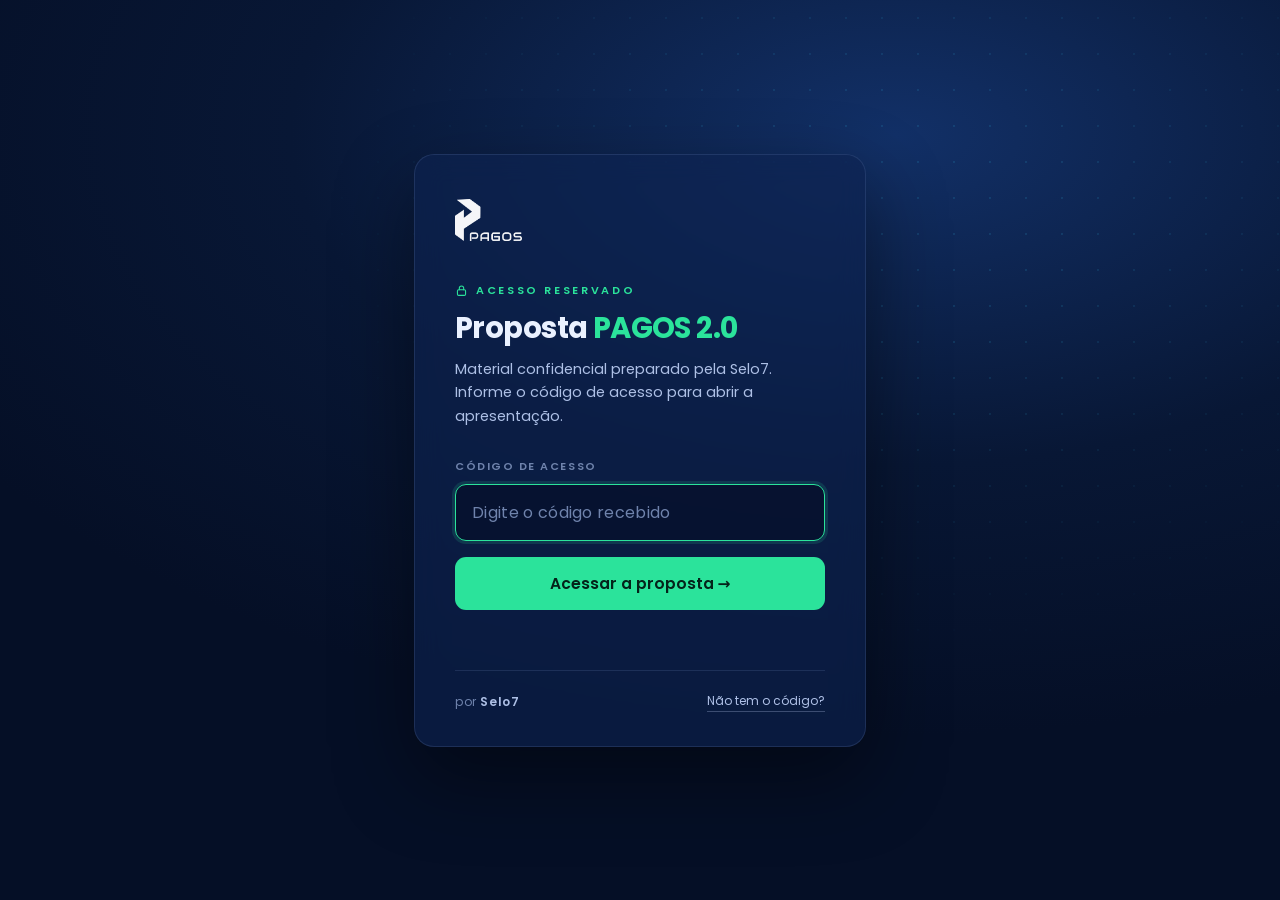
<file: propostas/pagos/design-system.html>
<!DOCTYPE html>
<html lang="pt-BR">
<head>
<meta charset="UTF-8">
<meta name="robots" content="noindex, nofollow, noarchive">
<script>/* acesso reservado - Selo7 */(function(){try{var t=localStorage.getItem("s7p_pagos_ok");if(t&&(Date.now()-parseInt(t,10))<60*864e5)return;var p=location.pathname.split("/").pop();if(/^[a-z0-9-]+\.html$/.test(p))localStorage.setItem("s7p_pagos_next",p);location.replace("./")}catch(e){}})();</script>
<meta name="viewport" content="width=device-width, initial-scale=1.0">
<title>Design System PAGOS · v0.1 — Selo7</title>
<link rel="preconnect" href="https://fonts.googleapis.com">
<link rel="preconnect" href="https://fonts.gstatic.com" crossorigin>
<link href="https://fonts.googleapis.com/css2?family=Poppins:wght@300;400;500;600;700&family=Source+Serif+4:opsz,wght@8..60,400;8..60,600;8..60,700&display=swap" rel="stylesheet">
<style>
:root{
  /* ══ TOKENS OFICIAIS PAGOS ══ */
  --navy-950:#050F26; --navy-900:#081735; --navy-800:#0D2350; --navy-700:#123067;
  --blue:#1E6BF2; --cyan:#35C7F0;
  --green:#2BE39B; --green-dark:#0FBF7E;
  --paper:#F4F8FE; --card:#FFFFFF;
  --ink:#0B1B3A; --ink-soft:#44557A; --ink-3:#7A89A8;
  --line:rgba(255,255,255,.09); --line-ink:rgba(11,27,58,.1);
  --radius-s:10px; --radius-m:14px; --radius-l:20px;
  --shadow-soft:0 2px 6px rgba(16,24,40,.04),0 18px 44px rgba(16,24,40,.07);
  --sans:'Poppins',system-ui,sans-serif; --serif:'Source Serif 4',Georgia,serif;
}
*{margin:0;padding:0;box-sizing:border-box}
body{font-family:var(--sans);background:#EEF2FA;color:var(--ink);font-size:15px;line-height:1.6}
img{max-width:100%}
.wrap{max-width:1180px;margin:0 auto;padding:0 28px}

/* chrome do guia */
.dhead{background:var(--navy-950);color:#fff;padding:52px 0 44px}
.dhead .v{display:inline-block;background:var(--green);color:#04351F;font-size:10.5px;font-weight:700;letter-spacing:.14em;padding:5px 12px;border-radius:999px;margin-bottom:16px}
.dhead h1{font-size:38px;font-weight:700;letter-spacing:-.02em}
.dhead p{color:#AEC0E6;margin-top:8px;max-width:70ch}
.dsec{padding:54px 0;border-top:1px solid rgba(11,27,58,.06)}
.dsec>.wrap>h2{font-size:13px;letter-spacing:.22em;color:var(--blue);font-weight:700;margin-bottom:6px}
.dsec>.wrap>.sub{color:var(--ink-soft);font-size:14px;margin-bottom:28px;max-width:78ch}
.grid{display:grid;gap:16px}
.g4{grid-template-columns:repeat(4,1fr)}
.g3{grid-template-columns:repeat(3,1fr)}
.g2{grid-template-columns:1fr 1fr}
.panel{background:var(--card);border-radius:var(--radius-m);box-shadow:var(--shadow-soft);padding:24px}
.panel h3{font-size:12px;letter-spacing:.14em;color:var(--ink-3);font-weight:600;margin-bottom:16px}

/* cores */
.sw{border-radius:var(--radius-s);overflow:hidden;border:1px solid var(--line-ink)}
.sw .c{height:74px}
.sw .i{background:#fff;padding:10px 13px;font-size:11.5px}
.sw .i b{display:block;font-size:12.5px}
.sw .i code{color:var(--ink-soft);font-family:Consolas,monospace;font-size:11px}
.sw .i small{display:block;color:var(--ink-3);margin-top:3px;font-size:10.5px}

/* tipografia */
.type-row{display:flex;align-items:baseline;gap:22px;padding:16px 0;border-top:1px solid var(--line-ink);flex-wrap:wrap}
.type-row:first-of-type{border-top:0}
.type-row .lbl{min-width:210px;font-size:11px;color:var(--ink-3);letter-spacing:.08em;font-weight:600}
.t-h1{font-size:40px;font-weight:700;letter-spacing:-.02em;line-height:1.05}
.t-h2{font-size:26px;font-weight:700;letter-spacing:-.01em}
.t-serif{font-family:var(--serif);font-size:24px;font-weight:700;line-height:1.25}
.t-body{font-size:16px;color:var(--ink-soft);max-width:52ch}
.t-serif-body{font-family:var(--serif);font-size:17.5px;color:#1C2C52;max-width:52ch;line-height:1.7}
.t-kicker{font-size:12px;font-weight:600;letter-spacing:.22em;color:var(--green-dark)}
.t-caps{font-size:11px;font-weight:600;letter-spacing:.14em;color:var(--ink-3)}

/* componentes */
.btn{display:inline-flex;align-items:center;gap:9px;font-weight:600;font-size:14px;border-radius:var(--radius-s);padding:12px 22px;border:0;cursor:pointer}
.btn--green{background:var(--green);color:#04351F}
.btn--blue{background:var(--blue);color:#fff}
.btn--ghost{background:transparent;color:var(--ink);border:1.5px solid rgba(11,27,58,.25)}
.btn--ghost-d{background:transparent;color:#fff;border:1.5px solid rgba(255,255,255,.4)}
.pill{font-size:10.5px;font-weight:700;padding:5px 11px;border-radius:999px;letter-spacing:.06em}
.pill--ok{background:rgba(15,191,126,.13);color:var(--green-dark)}
.pill--wait{background:rgba(245,192,68,.18);color:#8A5A00}
.pill--lock{background:rgba(43,227,155,.13);color:var(--green-dark);border:1px solid rgba(15,191,126,.4)}
.tagd{background:var(--green);color:#04351F;font-size:10.5px;font-weight:700;letter-spacing:.12em;padding:5px 10px;border-radius:6px}
.dark-strip{background:var(--navy-900);border-radius:var(--radius-s);padding:22px;display:flex;gap:12px;flex-wrap:wrap;align-items:center}
.comp-note{font-size:11.5px;color:var(--ink-3);margin-top:12px}

/* princípios */
.princ{display:grid;grid-template-columns:repeat(3,1fr);gap:16px}
.princ .panel b{display:block;font-size:14px;margin-bottom:6px}
.princ .panel p{font-size:13px;color:var(--ink-soft)}

/* ══ TEMPLATES DE REDES ══ */
.tpl-stage{display:grid;grid-template-columns:repeat(3,1fr);gap:22px;align-items:start}
.tpl-frame{background:var(--card);border-radius:var(--radius-m);box-shadow:var(--shadow-soft);padding:18px;text-align:center}
.tpl-frame>small{display:block;font-size:11px;color:var(--ink-3);letter-spacing:.1em;font-weight:600;margin-bottom:14px}
.tpl-scale{position:relative;margin:0 auto;overflow:hidden;border-radius:8px;box-shadow:0 8px 26px rgba(11,27,58,.18)}

/* escala: artes em resolução real, exibidas a 30% */
.tpl-scale.sq{width:324px;height:324px}
.art{position:absolute;top:0;left:0;transform:scale(.30);transform-origin:top left;font-family:var(--sans)}
.art--sq{width:1080px;height:1080px}
.art--pt{width:1080px;height:1350px}
.art--ln{width:1200px;height:627px}
.tpl-scale.pt{width:324px;height:405px}
.tpl-scale.ln{width:324px;height:169px}
.tpl-scale.ln .art{transform:scale(.27)}

/* base fotográfica (linguagem das referências: foto full-bleed + gradação azul) */
.a-foto{color:#fff;position:relative;overflow:hidden;display:flex;flex-direction:column;background:#050F26}
/* duotone de estúdio: P&B + azul multiplicado + glow ciano — unifica qualquer foto enviada */
.a-foto .pbg{position:absolute;inset:0;background-size:cover;background-position:center 18%;filter:grayscale(1) contrast(1.12) brightness(.96);isolation:isolate}
.a-foto .pbg::before{content:"";position:absolute;inset:0;background:linear-gradient(160deg,#3D86FF 0%,#123067 52%,#050F26 100%);mix-blend-mode:multiply}
.a-foto .pbg::after{content:"";position:absolute;inset:0;background:radial-gradient(660px 580px at 50% 24%,rgba(53,199,240,.6),transparent 64%);mix-blend-mode:screen}
.a-foto .ov{position:absolute;inset:0;background:linear-gradient(182deg,rgba(5,15,38,.34) 4%,rgba(5,15,38,0) 30%,rgba(5,15,38,.42) 58%,rgba(5,15,38,.97) 86%)}
.a-foto .in{position:relative;z-index:1;display:flex;flex-direction:column;flex:1;padding:64px 72px}
.a-foto .topbar{display:flex;justify-content:space-between;align-items:center;font-size:24px;color:#DCE9FF;border-bottom:1px solid rgba(255,255,255,.35);padding-bottom:22px}
.a-foto .topbar b{font-weight:500}
.cy{color:var(--cyan);font-style:normal}
.gr{color:var(--green);font-style:normal}

/* T1 · notícia */
.a-not .chip2{width:88px;height:88px;border-radius:22px;background:linear-gradient(140deg,var(--blue),var(--cyan));display:flex;align-items:center;justify-content:center;margin-bottom:30px}
.a-not .chip2 img{height:48px}
.a-not h4{font-size:74px;font-weight:600;line-height:1.16;letter-spacing:-.01em;max-width:14ch}
.a-not .sub2{font-size:31px;color:#D5E2F8;line-height:1.5;max-width:26ch;margin-top:28px}
.a-not .in>div:last-child{margin-top:auto}

/* T2 · aspas */
.a-asp .etag{font-size:24px;font-weight:600;letter-spacing:.22em;color:var(--green);margin-top:44px}
.a-asp .qm{font-family:var(--serif);font-size:190px;line-height:.6;color:var(--green);margin:60px 0 6px}
.a-asp h4{font-size:64px;font-weight:600;line-height:1.28;letter-spacing:-.005em;max-width:16ch}
.a-asp .who{margin-top:auto}
.a-asp .hpill{display:inline-flex;align-items:center;gap:10px;background:#fff;color:#0B1B3A;font-size:23px;font-weight:600;border-radius:999px;padding:10px 24px;margin-bottom:18px}
.a-asp .who b{display:block;font-size:44px;font-weight:700}
.a-asp .who small{font-size:26px;color:#C7D6F4}

/* T3 · convite */
.a-con{text-align:left}
.a-con .k2{font-size:26px;font-weight:600;letter-spacing:.28em;color:var(--green);margin-top:52px}
.a-con h4{font-size:84px;font-weight:700;line-height:1.08;letter-spacing:-.015em;margin-top:26px;max-width:11ch}
.a-con .meta2{margin-top:56px;display:flex;flex-direction:column;gap:20px}
.a-con .meta2 div{display:flex;gap:20px;align-items:center;font-size:30px;color:#DCE9FF}
.a-con .meta2 i{font-style:normal;width:52px;height:52px;border-radius:50%;border:2px solid rgba(53,199,240,.6);display:flex;align-items:center;justify-content:center;font-size:24px;flex-shrink:0}
.a-con .cta2{margin-top:auto;display:flex;align-items:center;justify-content:space-between}
.a-con .cta2 span{background:var(--green);color:#04351F;font-size:30px;font-weight:700;padding:22px 44px;border-radius:16px}
.a-con .cta2 img{height:64px}

/* T4 · palestrante (slide de carrossel) */
.a-pal .lgtop{height:56px;align-self:flex-start}
.a-pal .who{margin-top:auto}
.a-pal .hpill{display:inline-flex;align-items:center;gap:10px;background:#fff;color:#0B1B3A;font-size:23px;font-weight:600;border-radius:999px;padding:10px 24px;margin-bottom:20px}
.a-pal .who b{display:block;font-size:72px;font-weight:700;line-height:1.06;letter-spacing:-.01em}
.a-pal .who small{display:block;font-size:28px;color:#C7D6F4;margin-top:14px;max-width:22ch}

/* T5 · capa de carrossel */
.a-cap h4{font-size:72px;font-weight:300;line-height:1.22;letter-spacing:-.005em;max-width:15ch;margin-top:auto}
.a-cap h4 b{font-weight:700}
.a-cap .foot3{display:flex;justify-content:space-between;align-items:center;margin-top:48px;border-top:1px solid rgba(255,255,255,.28);padding-top:34px}
.a-cap .foot3 img{height:56px}
.a-cap .foot3 span{font-size:27px;color:#DCE9FF;font-weight:600}
.a-cap .foot3 span i{font-style:normal;color:var(--green)}

.a-post{background:radial-gradient(900px 700px at 82% 12%,var(--navy-700),var(--navy-900) 55%,var(--navy-950));color:#fff;padding:84px;display:flex;flex-direction:column;position:relative;overflow:hidden}
.a-post::before{content:"";position:absolute;inset:0;background-image:radial-gradient(rgba(53,199,240,.16) 2px,transparent 2px);background-size:64px 64px;mask-image:radial-gradient(700px 600px at 80% 20%,#000 20%,transparent 75%)}
.a-post .k{font-size:26px;font-weight:600;letter-spacing:.24em;color:var(--green);position:relative}
.a-post h4{font-size:76px;font-weight:700;line-height:1.12;letter-spacing:-.015em;margin-top:36px;position:relative}
.a-post .rule{width:110px;height:8px;background:var(--green);margin:48px 0;position:relative}
.a-post .sub2{font-size:32px;color:#C7D6F4;line-height:1.5;max-width:26ch;position:relative}
.a-post .foot2{margin-top:auto;display:flex;align-items:center;gap:24px;position:relative}
.a-post .foot2 img.av{width:96px;height:96px;border-radius:50%;object-fit:cover;border:4px solid var(--green)}
.a-post .foot2 b{font-size:30px;display:block}
.a-post .foot2 small{font-size:24px;color:#8FA5D0}
.a-post .foot2 img.lg{height:64px;margin-left:auto}

.a-car{background:var(--paper);color:var(--ink);padding:84px;display:flex;flex-direction:column;position:relative}
.a-car .num{font-size:200px;font-weight:700;color:rgba(30,107,242,.12);position:absolute;top:30px;right:60px;line-height:1}
.a-car .k{font-size:26px;font-weight:600;letter-spacing:.24em;color:var(--blue)}
.a-car h4{font-size:82px;font-weight:700;line-height:1.1;letter-spacing:-.02em;margin-top:40px;max-width:11ch}
.a-car .item{display:flex;gap:28px;align-items:flex-start;margin-top:56px}
.a-car .item .n{width:64px;height:64px;border-radius:50%;background:var(--green);color:#04351F;font-weight:700;font-size:32px;display:flex;align-items:center;justify-content:center;flex-shrink:0}
.a-car .item p{font-size:34px;line-height:1.45;color:var(--ink-soft)}
.a-car .foot2{margin-top:auto;display:flex;align-items:center;justify-content:space-between}
.a-car .foot2 img{height:60px}
.a-car .foot2 span{font-size:26px;color:var(--ink-3);font-weight:600;letter-spacing:.08em}

.a-link{background:linear-gradient(120deg,var(--navy-900) 45%,var(--navy-700));color:#fff;padding:64px 72px;display:flex;align-items:center;gap:56px;position:relative;overflow:hidden}
.a-link::after{content:"";position:absolute;right:-140px;top:50%;transform:translateY(-50%);width:520px;height:520px;border-radius:50%;border:2px solid rgba(53,199,240,.35);box-shadow:0 0 0 80px rgba(53,199,240,.06),0 0 0 160px rgba(53,199,240,.04)}
.a-link .txt{position:relative;z-index:1}
.a-link .cat2{display:inline-block;background:var(--green);color:#04351F;font-size:22px;font-weight:700;letter-spacing:.14em;padding:10px 22px;border-radius:10px}
.a-link h4{font-family:var(--serif);font-size:58px;font-weight:700;line-height:1.15;margin-top:30px;max-width:16ch}
.a-link .by{margin-top:34px;display:flex;gap:18px;align-items:center}
.a-link .by img{width:72px;height:72px;border-radius:50%;object-fit:cover;border:3px solid var(--green)}
.a-link .by b{font-size:26px;display:block}
.a-link .by small{font-size:21px;color:#8FA5D0}
.a-link img.lg{position:absolute;right:60px;bottom:44px;height:56px;z-index:1}

/* ══ v0.3 — chrome oficial PAGOS (a partir do modelo-noticias enviado pelo Bruno) ══ */
.natural .pbg{filter:none}
.natural .pbg::before,.natural .pbg::after{display:none}
.a-foto .scrim{position:absolute;inset:0;background:linear-gradient(184deg,rgba(6,10,22,.40) 0%,rgba(6,10,22,.04) 26%,rgba(6,10,22,.14) 52%,rgba(6,10,22,.86) 86%)}
.lgbar{padding-bottom:30px;border-bottom:2px solid rgba(110,150,255,.85)}
.lgbar img{height:76px;display:block}
.pillcat{display:inline-block;background:#1E6BF2;color:#fff;font-size:27px;font-weight:700;letter-spacing:.08em;padding:15px 40px;border-radius:999px}
.credit{border-top:2px solid rgba(255,255,255,.85);padding-top:24px;margin-top:36px;font-size:27px;color:#fff}
.ph-lbl{position:absolute;left:0;right:0;top:38%;text-align:center;color:rgba(255,255,255,.30);font-size:28px;letter-spacing:.22em;font-weight:600;line-height:1.8}
.a-not2 h4{font-size:56px;font-weight:400;line-height:1.32;max-width:19ch;margin-top:30px}
.a-not2 .bot{margin-top:auto}
.a-asp2 h4{font-size:50px;font-weight:400;line-height:1.44;margin-top:32px;max-width:20ch}
.a-asp2 h4 b{font-weight:600}
.a-asp2 .who{margin-top:42px}
.a-asp2 .who b{font-size:40px;font-weight:700;display:block}
.a-asp2 .who small{font-size:27px;color:#D5E2F8}
.a-con2 h4{font-size:74px;font-weight:600;line-height:1.12;margin-top:30px;max-width:13ch;letter-spacing:-.01em}
.a-con2 .meta3{margin-top:44px;font-size:30px;color:#EAF1FF;display:flex;flex-direction:column}
.a-con2 .meta3 div{padding:19px 0;border-top:1px solid rgba(255,255,255,.35)}
.a-con2 .cta3{margin-top:auto;display:flex;align-items:center;gap:28px}
.a-con2 .cta3 span{background:#2BE39B;color:#04351F;font-size:30px;font-weight:700;padding:22px 46px;border-radius:999px}
.a-con2 .cta3 small{font-size:23px;color:#C7D6F4;max-width:14ch}
.a-cap2 h4{font-size:64px;font-weight:300;line-height:1.28;max-width:17ch;margin-top:auto}
.a-cap2 h4 b{font-weight:700}
.a-cap2 .foot3{display:flex;justify-content:space-between;align-items:center;margin-top:44px;border-top:2px solid rgba(255,255,255,.55);padding-top:30px}
.a-cap2 .foot3 img{height:58px}
.a-cap2 .foot3 span{font-size:27px;font-weight:600}
.a-cap2 .foot3 span i{font-style:normal;color:var(--green)}

/* correções pós-render */
.art{text-align:left}
.art .ph-lbl{top:30%}
/* composição estúdio: retrato circular sobre fundo azul (fotos da diretoria são PNGs circulares) */
.studio .backdrop{position:absolute;inset:0;background:radial-gradient(780px 780px at 50% 30%,#1E6BF2 0%,#0D2350 56%,#050F26 100%)}
.studio .in{text-align:center}
.studio .lgbar{text-align:left}
.face{width:500px;height:500px;border-radius:50%;object-fit:cover;display:block;margin:60px auto 0;border:6px solid rgba(53,199,240,.55);box-shadow:0 0 140px rgba(30,107,242,.7)}
.hpill2{display:inline-flex;align-items:center;gap:10px;background:#fff;color:#0B1B3A;font-size:23px;font-weight:600;border-radius:999px;padding:10px 26px}
.a-pal2 .who{margin-top:56px}
.a-pal2 .who b{display:block;font-size:74px;font-weight:700;line-height:1.08;margin-top:22px}
.a-pal2 .who small{display:block;font-size:27px;color:#C7D6F4;margin-top:16px}
.a-asp3 .face{width:400px;height:400px;margin-top:34px}
.a-asp3 h4{font-size:46px;font-weight:400;line-height:1.44;margin-top:38px;max-width:20ch;margin-left:auto;margin-right:auto}
.a-asp3 h4 b{font-weight:600}
.a-asp3 .who2{margin-top:30px}
.a-asp3 .who2 b{font-size:38px;font-weight:700;display:block}
.a-asp3 .who2 small{font-size:25px;color:#D5E2F8}

/* v0.5 — Aspas e Convite fiéis aos modelos oficiais (modelo-posts/) */
.a-asp4 .pbg{filter:grayscale(1) contrast(1.08)}
.a-asp4 .topfio{display:flex;justify-content:space-between;align-items:flex-start}
.a-asp4 .topfio img{height:62px}
.a-asp4 .topfio small{font-size:24px;letter-spacing:.12em;color:var(--cyan);font-weight:600}
.qblob{position:absolute;right:54px;top:29%;width:440px;background:#2166C4;border-radius:44px 44px 44px 220px;padding:54px 46px 116px 60px;z-index:2}
.qblob p{font-size:44px;line-height:1.35;font-weight:500;color:#fff}
.a-asp4 .who3{margin-top:auto;position:relative;z-index:2;text-align:right}
.a-asp4 .who3 b{font-size:60px;font-weight:700;display:block;line-height:1.05}
.a-asp4 .who3 span{font-size:36px;font-weight:300;color:#EAF1FF}
.a-asp4 .who3 small{display:block;font-size:23px;color:#C7D6F4;border-top:1px solid rgba(255,255,255,.5);margin-top:18px;padding-top:14px}

.a-con3{text-align:center}
.a-con3 .real{position:absolute;top:54px;right:64px;text-align:right;z-index:2}
.a-con3 .real small{display:block;font-size:22px;color:#DCE9FF;margin-bottom:10px}
.a-con3 .real img{height:54px}
.a-con3 h4{font-size:62px;font-weight:700;letter-spacing:.02em;margin-top:140px}
.a-con3 .sub4{font-size:33px;color:#EAF1FF;font-weight:400;margin-top:14px;line-height:1.4}
.a-con3 .meta4{margin:40px auto 0;display:inline-block;text-align:left}
.a-con3 .meta4 div{font-size:28px;color:#fff;margin-bottom:14px}
.a-con3 .meta4 i{font-style:normal;color:var(--cyan);margin-right:14px}
.a-con3 .spk-row{display:flex;justify-content:center;gap:32px;margin-top:46px}
.a-con3 .spk-c{width:150px}
.a-con3 .spk-c img{width:128px;height:128px;border-radius:50%;object-fit:cover;filter:grayscale(1);border:3px solid rgba(53,199,240,.5);margin:0 auto;display:block}
.a-con3 .spk-c b{display:block;font-size:20px;font-weight:700;margin-top:12px;letter-spacing:.04em}
.a-con3 .spk-c small{display:block;font-size:16px;color:#C7D6F4;line-height:1.35}
.a-con3 .cta4{margin-top:auto}
.a-con3 .cta4 span{display:inline-block;background:linear-gradient(90deg,#2E7BFF,#1B4FD8);color:#fff;font-size:31px;font-weight:700;letter-spacing:.06em;padding:23px 86px;border-radius:999px;box-shadow:0 12px 34px rgba(30,107,242,.5)}
.a-con3 .spons{display:flex;justify-content:center;gap:44px;margin-top:38px;border-top:1px solid rgba(255,255,255,.25);padding-top:24px}
.a-con3 .spons div{font-size:19px;color:#C7D6F4}
.a-con3 .spons small{display:block;font-size:14px;color:var(--cyan);margin-bottom:6px;letter-spacing:.12em}

.tpl-frame .use{font-size:11.5px;color:var(--ink-soft);margin-top:14px;text-align:left}
.tpl-frame .use b{color:var(--ink)}

.dfoot{padding:40px 0 60px;text-align:center;color:var(--ink-3);font-size:12px}

@media(max-width:1000px){.g4{grid-template-columns:1fr 1fr}.g3,.g2,.princ,.tpl-stage{grid-template-columns:1fr}.tpl-frame{overflow-x:auto}}
/* ── mobile fino ── */
html,body{overflow-x:hidden}
@media(max-width:560px){
  .wrap{padding:0 18px}
  .dhead{padding:38px 0 32px}
  .dhead h1{font-size:28px}
  .dsec{padding:40px 0}
  .g4{grid-template-columns:1fr 1fr}
  .type-row .lbl{min-width:100%}
  .t-h1{font-size:30px}
  .dark-strip{padding:16px;gap:10px}
  .tpl-stage{grid-template-columns:1fr;justify-items:center}
  .tpl-frame{overflow:visible;width:100%;max-width:380px}
  .tpl-scale{zoom:.82}
  .princ{grid-template-columns:1fr}
}
</style>
</head>
<body>

<header class="dhead">
  <div class="wrap">
    <span class="v">v0.1 · JULHO 2026 · SELO7</span>
    <h1>Design System PAGOS</h1>
    <p>Tokens, tipografia, componentes e templates de redes sociais do novo ambiente digital da Pagos. Uma fonte de verdade: o que está aqui é o que o site usa e o que o Painel gera.</p>
  </div>
</header>

<!-- CORES -->
<section class="dsec">
  <div class="wrap">
    <h2>01 · CORES</h2>
    <p class="sub">Paleta extraída da identidade Pagos (símbolo em gradiente ciano→azul, CTAs verde-neon do mockup aprovado). No código, cada cor vive como CSS variable — trocou o token, o site inteiro acompanha.</p>
    <div class="grid g4">
      <div class="sw"><div class="c" style="background:#050F26"></div><div class="i"><b>Navy 950</b><code>#050F26</code><small>fundos profundos, capa dark</small></div></div>
      <div class="sw"><div class="c" style="background:#081735"></div><div class="i"><b>Navy 900</b><code>#081735</code><small>superfícies dark, nav, rodapé</small></div></div>
      <div class="sw"><div class="c" style="background:#0D2350"></div><div class="i"><b>Navy 800</b><code>#0D2350</code><small>cards em fundo escuro</small></div></div>
      <div class="sw"><div class="c" style="background:#1E6BF2"></div><div class="i"><b>Azul Pagos</b><code>#1E6BF2</code><small>marca, links, destaques</small></div></div>
      <div class="sw"><div class="c" style="background:#35C7F0"></div><div class="i"><b>Ciano</b><code>#35C7F0</code><small>gradientes, dados, gráficos</small></div></div>
      <div class="sw"><div class="c" style="background:#2BE39B"></div><div class="i"><b>Verde-neon</b><code>#2BE39B</code><small>CTAs e ações (sobre escuro)</small></div></div>
      <div class="sw"><div class="c" style="background:#0FBF7E"></div><div class="i"><b>Verde escuro</b><code>#0FBF7E</code><small>CTAs e acentos (sobre claro)</small></div></div>
      <div class="sw"><div class="c" style="background:#0B1B3A"></div><div class="i"><b>Ink</b><code>#0B1B3A</code><small>texto principal em fundo claro</small></div></div>
    </div>
    <p class="comp-note">Regra de acessibilidade: verde-neon nunca leva texto branco (contraste insuficiente) — sempre <code>#04351F</code> sobre verde. Texto sobre navy: branco ou <code>#C7D6F4</code>.</p>
  </div>
</section>

<!-- TIPOGRAFIA -->
<section class="dsec">
  <div class="wrap">
    <h2>02 · TIPOGRAFIA</h2>
    <p class="sub">Dois papéis, com intenção: <b>Poppins</b> é a voz institucional (títulos, interface, dados). <b>Source Serif 4</b> é a voz editorial — aparece só onde há jornalismo (manchetes de notícia, corpo de artigo), sinalizando "aqui é conteúdo, não institucional".</p>
    <div class="panel">
      <div class="type-row"><span class="lbl">DISPLAY · POPPINS 700</span><div class="t-h1">Construindo o Futuro</div></div>
      <div class="type-row"><span class="lbl">TÍTULO DE SEÇÃO · POPPINS 700</span><div class="t-h2">Análises assinadas pela diretoria</div></div>
      <div class="type-row"><span class="lbl">MANCHETE EDITORIAL · SERIF 700</span><div class="t-serif">Pix Automático muda a régua da recorrência</div></div>
      <div class="type-row"><span class="lbl">CORPO UI · POPPINS 400</span><p class="t-body">Representamos, fortalecemos e impulsionamos a inovação e o desenvolvimento do ecossistema de pagamentos no Brasil.</p></div>
      <div class="type-row"><span class="lbl">CORPO DE ARTIGO · SERIF 400</span><p class="t-serif-body">Quem opera cobrança recorrente sabe: o problema nunca foi cobrar, foi prever.</p></div>
      <div class="type-row"><span class="lbl">KICKER · POPPINS 600 · +22 TRACKING</span><span class="t-kicker">O AGORA DO SETOR</span></div>
      <div class="type-row"><span class="lbl">LABEL/CAPS · POPPINS 600</span><span class="t-caps">PRÓXIMA REUNIÃO MENSAL</span></div>
    </div>
  </div>
</section>

<!-- COMPONENTES -->
<section class="dsec">
  <div class="wrap">
    <h2>03 · COMPONENTES</h2>
    <p class="sub">Peças de interface usadas nos protótipos — mesmos raios (10/14/20px), mesmas sombras, nos dois temas (Impacto e Soft).</p>
    <div class="grid g2">
      <div class="panel">
        <h3>BOTÕES · FUNDO CLARO</h3>
        <p style="display:flex;gap:12px;flex-wrap:wrap"><button class="btn btn--green" style="background:var(--green-dark);color:#fff">Seja associado</button><button class="btn btn--blue">Baixar PDF</button><button class="btn btn--ghost">Ver calendário</button></p>
        <h3 style="margin-top:24px">BOTÕES · FUNDO ESCURO</h3>
        <div class="dark-strip"><button class="btn btn--green">eBook Comércio Agêntico →</button><button class="btn btn--ghost-d">Reuniões Mensais →</button></div>
      </div>
      <div class="panel">
        <h3>ETIQUETAS E STATUS</h3>
        <p style="display:flex;gap:10px;flex-wrap:wrap;align-items:center">
          <span class="tagd">REGULAÇÃO</span>
          <span class="pill pill--ok">CALIBRADO</span>
          <span class="pill pill--wait">AGUARDA AMOSTRAS</span>
          <span class="pill pill--lock">🔒 SÓ ASSOCIADOS ATÉ 15/AGO</span>
        </p>
        <h3 style="margin-top:24px">BYLINE (PADRÃO IMPRENSA)</h3>
        <p style="font-size:12.5px;color:var(--ink-soft);border-top:1px solid var(--line-ink);padding-top:12px">Por <b style="color:var(--ink)">Daniel Nery</b> · VP Facilitadores de Pagamentos<br>16 jul 2026, 09h40 · 6 min de leitura</p>
      </div>
    </div>
  </div>
</section>

<!-- PRINCÍPIOS -->
<section class="dsec">
  <div class="wrap">
    <h2>04 · PRINCÍPIOS</h2>
    <p class="sub">O que faz parecer Pagos — e o que evita a cara de template.</p>
    <div class="princ">
      <div class="panel"><b>Portal vivo, não vitrine</b><p>A home abre com o agora do setor (ticker, destaques datados). Institucional fica a um clique.</p></div>
      <div class="panel"><b>Verde = ação, e só ação</b><p>O verde-neon é reservado para CTAs, indicadores positivos e o kicker. Nunca decoração.</p></div>
      <div class="panel"><b>Serif sinaliza jornalismo</b><p>Source Serif só em manchete e corpo de artigo. Se está em serif, é conteúdo editorial assinado.</p></div>
      <div class="panel"><b>Dados com marca</b><p>Números do setor sempre com fonte e data. Gráficos em ciano, uma série por vez, rótulos em texto neutro.</p></div>
      <div class="panel"><b>Gente real</b><p>Diretoria com foto, nome e cargo em tudo que assina — site, redes e relatórios. Autoridade tem rosto.</p></div>
      <div class="panel"><b>Fotografia > ilustração genérica</b><p>Eventos e pessoas reais da Pagos. Ilustração só gerada no Painel, na identidade (nunca stock genérico).</p></div>
    </div>
  </div>
</section>

<!-- TEMPLATES DE REDES -->
<section class="dsec">
  <div class="wrap">
    <h2>05 · TEMPLATES DE REDES SOCIAIS <span style="color:var(--ink-3);letter-spacing:0;font-weight:500">· construídos a partir dos modelos de referência da Pagos</span></h2>
    <p class="sub">A linguagem das referências (<code>assets/referencias/Redes-Sociais</code>): fotografia full-bleed com gradação azul profunda, tipografia branca com palavra de destaque em cor, chrome mínimo. <b>No Painel, o usuário sobe a foto e preenche os campos — a IA monta a arte no layout.</b> Artes em resolução real (1080×1350), exibidas aqui a 30%.</p>
    <div class="tpl-stage">

      <div class="tpl-frame">
        <small>T1 · NOTÍCIA · 1080×1350 · fiel ao modelo enviado</small>
        <div class="tpl-scale pt">
          <div class="art art--pt a-foto natural a-not2">
            <div class="pbg" style="background-image:url('assets/foto-noticia.webp')"></div>
            <div class="scrim"></div>
            <div class="in">
              <div class="lgbar"><img src="assets/logo-branca.webp" alt="Pagos"></div>
              <div class="bot">
                <span class="pillcat">NEWS</span>
                <h4>Quase 70 trilhões de reais em transações de pagamento foram movimentados no segundo semestre de 2025</h4>
                <div class="credit">Fonte: Banco Central do Brasil</div>
              </div>
            </div>
          </div>
        </div>
        <p class="use"><b>Uso:</b> divulgar em imagem uma publicação do site — estrutura idêntica ao modelo oficial (logo + fio azul, pill de categoria, título regular, linha de fonte).<br><b>Campos no Painel:</b> foto · categoria · título · fonte — ou 1 clique a partir do blog post.</p>
      </div>

      <div class="tpl-frame">
        <small>T2 · ASPAS PÓS-EVENTO · fiel ao modelo</small>
        <div class="tpl-scale pt">
          <div class="art art--pt a-foto natural a-asp4">
            <div class="pbg" style="background-image:url('assets/foto-palestrante-pb.webp');background-position:center 18%"></div>
            <div class="scrim" style="background:linear-gradient(184deg,rgba(6,10,22,.30) 0%,rgba(6,10,22,.12) 42%,rgba(6,10,22,.86) 84%)"></div>
            <div class="in">
              <div class="topfio"><img src="assets/logo-branca.webp" alt="Pagos"><small>O AGORA DO SETOR</small></div>
              <div class="qblob"><p>“A frase que ele falou na palestra e que merece destaque”</p></div>
              <div class="who3">
                <b>Ernesto Haikewitsch</b>
                <span>Marketing | Pagos</span>
                <small>No Xº Encontro mensal da Pagos em São Paulo</small>
              </div>
            </div>
          </div>
        </div>
        <p class="use"><b>Uso:</b> aspas pós-evento — foto P&amp;B do palestrante, balão-aspas azul com a frase, nome em destaque (estrutura do modelo oficial).<br><b>Campos no Painel:</b> foto do evento · frase · nome · cargo · edição do encontro.</p>
      </div>

      <div class="tpl-frame">
        <small>T3 · CONVITE · fiel ao modelo</small>
        <div class="tpl-scale pt">
          <div class="art art--pt a-foto natural a-con3">
            <div class="pbg" style="background-image:url('assets/foto-sp-noite.webp')"></div>
            <div class="scrim" style="background:linear-gradient(184deg,rgba(5,15,38,.55) 0%,rgba(5,15,38,.45) 40%,rgba(5,15,38,.93) 85%)"></div>
            <div class="in">
              <div class="real"><small>Realização</small><img src="assets/logo-branca.webp" alt="Pagos"></div>
              <h4>ENCONTRO PAGOS:</h4>
              <p class="sub4">O futuro dos facilitadores e os impactos<br>da nova agenda do Banco Central</p>
              <div class="meta4">
                <div><i>▦</i> Segunda-feira, 28 de julho de 2026</div>
                <div><i>◔</i> 8h30</div>
                <div><i>◎</i> Café Journal — São Paulo</div>
              </div>
              <div class="spk-row">
                <div class="spk-c"><img src="assets/linconl.webp" alt=""><b>LINCONL ROCHA</b><small>Diretor Presidente<br>PAGOS</small></div>
                <div class="spk-c"><img src="assets/valeria.webp" alt=""><b>VALÉRIA CARRETE</b><small>VP Emissores<br>PAGOS</small></div>
                <div class="spk-c"><img src="assets/daniel.webp" alt=""><b>DANIEL NERY</b><small>VP Facilitadores<br>PAGOS</small></div>
              </div>
              <div class="cta4"><span>→ INSCREVA-SE</span></div>
              <div class="spons">
                <div><small>PATROCÍNIO</small>BMP · Ecomm</div>
                <div><small>APOIO</small>TNS</div>
                <div><small>PARCEIRO OFICIAL</small>Café Journal</div>
              </div>
            </div>
          </div>
        </div>
        <p class="use"><b>Uso:</b> convite pré-evento — cidade ao fundo, "Realização Pagos", palestrantes em P&amp;B, CTA azul e rodapé de patrocinadores (estrutura do modelo oficial).<br><b>Campos no Painel:</b> título · data/hora/local · lista de palestrantes (foto, nome, cargo) · patrocinadores.</p>
      </div>

      <div class="tpl-frame">
        <small>T4 · CARROSSEL PALESTRANTES · SLIDE · 1080×1350</small>
        <div class="tpl-scale pt">
          <div class="art art--pt a-foto studio a-pal2">
            <div class="backdrop"></div>
            <div class="in">
              <div class="lgbar"><img src="assets/logo-branca.webp" alt="Pagos"></div>
              <img class="face" src="assets/sandro.webp" alt="Sandro Ari Pinto">
              <div class="who">
                <span class="hpill2">Ⓟ @pagos.br</span>
                <b>Sandro<br>Ari Pinto</b>
                <small>Painelista · Reunião Mensal de Julho</small>
              </div>
            </div>
          </div>
        </div>
        <p class="use"><b>Uso:</b> 1 slide por palestrante, no padrão da referência (foto + pill de @ + nome + papel).<br><b>Campos no Painel:</b> lista de palestrantes (foto, nome, cargo) — a IA gera o carrossel inteiro.</p>
      </div>

      <div class="tpl-frame">
        <small>T5 · CAPA DE CARROSSEL · 1080×1350</small>
        <div class="tpl-scale pt">
          <div class="art art--pt a-foto natural a-cap2">
            <div class="pbg" style="background-image:url('assets/foto-lifestyle.webp')"></div>
            <div class="scrim" style="background:linear-gradient(184deg,rgba(6,10,22,.30) 8%,rgba(6,10,22,.42) 44%,rgba(6,10,22,.93) 84%)"></div>
            <div class="in">
              <h4>O custo invisível que faz seu negócio <b>perder margem</b> em cada venda. <em class="cy">Entenda.</em></h4>
              <div class="foot3"><img src="assets/logo-branca.webp" alt="Pagos"><span>Arraste para o lado <i>▶</i></span></div>
            </div>
          </div>
        </div>
        <p class="use"><b>Uso:</b> capa que abre qualquer carrossel — fiel à referência (foto lifestyle, frase com pesos leve/negrito e destaque em cor, barra inferior com logo + "arraste").<br><b>Campos no Painel:</b> foto · frase-gancho · chamada de ação.</p>
      </div>

    </div>
    <p class="comp-note" style="margin-top:18px">Nota: os 5 templates seguem os modelos oficiais de <code>Design/modelo-posts/</code> — <b>T1 Notícia</b> (logo + fio, pill, título regular, fonte), <b>T2 Aspas pós-evento</b> (P&amp;B + balão-aspas azul), <b>T3 Convite</b> (cidade, palestrantes, patrocinadores), <b>T4 Palestrantes</b> (retrato de estúdio) e <b>T5 Capa de carrossel</b>. Fotos de demonstração geradas por IA (as mesmas que o Painel usará); fotos reais dos eventos substituem na operação.</p>
  </div>
</section>

<div class="dfoot">Design System PAGOS v0.1 · Selo7 · julho 2026 — evolui junto com o projeto; templates de redes serão refinados com as referências visuais da Pagos.</div>

</body>
</html>
</file>
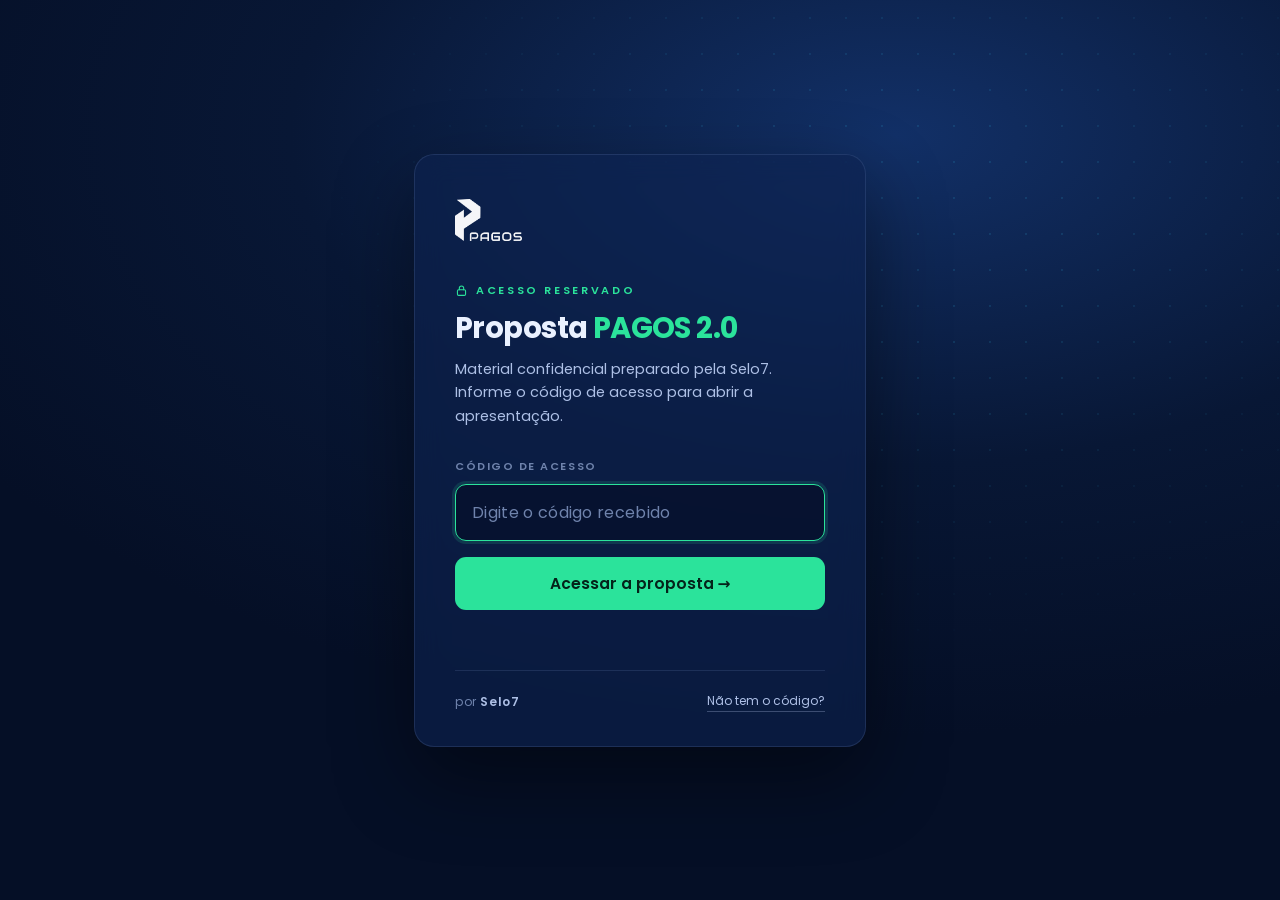
<file: propostas/pagos/guia-de-acessos.html>
<!DOCTYPE html>
<html lang="pt-BR">
<head>
<meta charset="UTF-8">
<meta name="robots" content="noindex, nofollow, noarchive">
<script>/* acesso reservado - Selo7 */(function(){try{var t=localStorage.getItem("s7p_pagos_ok");if(t&&(Date.now()-parseInt(t,10))<60*864e5)return;var p=location.pathname.split("/").pop();if(/^[a-z0-9-]+\.html$/.test(p))localStorage.setItem("s7p_pagos_next",p);location.replace("./")}catch(e){}})();</script>
<title>Guia de Acessos · O que a Selo7 precisa da Pagos · PAGOS 2.0</title>
<link href="https://fonts.googleapis.com/css2?family=Poppins:wght@400;500;600;700&display=swap" rel="stylesheet">
<style>
@page{size:A4;margin:15mm 14mm}
*{margin:0;padding:0;box-sizing:border-box}
body{font-family:'Poppins',system-ui,sans-serif;color:#0B1B3A;font-size:9.5pt;line-height:1.5;background:#fff}
.page{max-width:182mm;margin:0 auto;padding:8mm 0}
header.doc{border-bottom:3px solid #1E6BF2;padding-bottom:12px;margin-bottom:14px}
header.doc h1{font-size:15pt;font-weight:700}
header.doc .sub{color:#44557A;font-size:9pt;margin-top:3px}
.intro{background:#F4F8FE;border-left:3px solid #1E6BF2;padding:10px 14px;font-size:9pt;margin-bottom:16px;border-radius:0 6px 6px 0}
h2{font-size:11pt;font-weight:700;margin:16px 0 7px;display:flex;align-items:center;gap:8px}
h2 .n{background:#1E6BF2;color:#fff;width:20px;height:20px;border-radius:50%;display:inline-flex;align-items:center;justify-content:center;font-size:9pt;flex-shrink:0}
table{width:100%;border-collapse:collapse;margin-bottom:8px;font-size:8.7pt}
th{background:#0B1B3A;color:#fff;padding:6px 8px;text-align:left;font-weight:600;font-size:8pt}
td{padding:6px 8px;border-bottom:1px solid #E4EAF4;vertical-align:top}
.who{font-size:7.5pt;font-weight:700;padding:2px 7px;border-radius:99px;white-space:nowrap}
.who.p{background:#E7F0FF;color:#1E6BF2}
.who.s{background:#EAF6F0;color:#0FBF7E}
.chk{width:14px;height:14px;border:1.5px solid #7A89A8;border-radius:3px;display:inline-block}
.tip{font-size:8pt;color:#44557A;font-style:italic;margin:2px 0 12px}
footer.doc{margin-top:20px;padding-top:8px;border-top:1px solid #DCE4F2;font-size:8pt;color:#7A89A8;display:flex;justify-content:space-between}
.legend{font-size:8pt;color:#44557A;margin-bottom:14px}
.legend b.p{color:#1E6BF2}.legend b.s{color:#0FBF7E}
</style>
</head>
<body>
<div class="page">

<header class="doc">
  <h1>Guia de Acessos · PAGOS 2.0</h1>
  <div class="sub">Tudo que a Selo7 precisa receber da Pagos para colocar a máquina no ar</div>
</header>

<div class="intro">Este guia lista contas, acessos e materiais necessários. <b>Regra de ouro:</b> todas as contas de ferramenta são abertas no CNPJ e no e-mail institucional da Pagos — a Selo7 configura tudo, mas a propriedade e a titularidade são sempre da associação. Nenhuma senha deve ser enviada por e-mail ou mensagem: use um cofre de senhas compartilhado (ex.: Bitwarden, 1Password) ou o recurso de "convidar por e-mail" de cada plataforma.</div>

<div class="legend">Responsável por prover: <b class="p">P</b> = Pagos abre/fornece &nbsp;·&nbsp; <b class="s">S</b> = Selo7 configura depois de receber o acesso.</div>

<h2><span class="n">1</span> Infraestrutura técnica (contas no CNPJ da Pagos)</h2>
<table>
<tr><th style="width:22%">Item</th><th style="width:9%">Prover</th><th>O que fazer</th><th style="width:8%">OK</th></tr>
<tr><td><b>Hospedagem (Vercel)</b></td><td><span class="who p">Pagos</span></td><td>Criar conta com e-mail institucional e convidar a Selo7 como membro do time. Plano inicial gratuito; upgrade conforme necessidade.</td><td><span class="chk"></span></td></tr>
<tr><td><b>Banco de dados (Neon Postgres)</b></td><td><span class="who p">Pagos</span></td><td>Criar projeto e conceder acesso à Selo7. As strings de conexão ficam guardadas no cofre.</td><td><span class="chk"></span></td></tr>
<tr><td><b>Armazenamento de mídia</b></td><td><span class="who s">Selo7</span></td><td>Configurado dentro da hospedagem, após o acesso do item acima.</td><td><span class="chk"></span></td></tr>
<tr><td><b>API de IA de texto (Anthropic)</b></td><td><span class="who p">Pagos</span></td><td>Criar conta, adicionar cartão corporativo e gerar a chave de API. Definir limite de gasto mensal.</td><td><span class="chk"></span></td></tr>
<tr><td><b>API de IA de imagem</b></td><td><span class="who p">Pagos</span></td><td>Criar conta com billing ativo e gerar a chave. Usada para artes e capas.</td><td><span class="chk"></span></td></tr>
<tr><td><b>E-mail transacional (envio de relatórios/newsletter)</b></td><td><span class="who p">Pagos</span></td><td>Conta em serviço de e-mail (ex.: Resend/SendGrid) para os relatórios em PDF e a newsletter.</td><td><span class="chk"></span></td></tr>
</table>
<p class="tip">Estimativa de custo mensal somado destas ferramentas: R$ 250 a R$ 700, conforme o volume de uso de IA. Documentado em detalhe na entrega.</p>

<h2><span class="n">2</span> Domínio e DNS</h2>
<table>
<tr><th style="width:22%">Item</th><th style="width:9%">Prover</th><th>O que fazer</th><th style="width:8%">OK</th></tr>
<tr><td><b>Domínio pagos.org.br</b></td><td><span class="who p">Pagos</span></td><td>Acesso ao painel do registrador (Registro.br ou onde estiver) para apontar o DNS. Confirmar quem é o titular e tem o login.</td><td><span class="chk"></span></td></tr>
<tr><td><b>Configuração de DNS</b></td><td><span class="who s">Selo7</span></td><td>Apontar o domínio para a nova hospedagem, sem derrubar o site atual até a virada.</td><td><span class="chk"></span></td></tr>
<tr><td><b>E-mails @pagos.org.br</b></td><td><span class="who p">Pagos</span></td><td>Confirmar onde os e-mails são hospedados, para não haver interrupção ao mexer no DNS.</td><td><span class="chk"></span></td></tr>
</table>

<h2><span class="n">3</span> Site atual (para a migração)</h2>
<table>
<tr><th style="width:22%">Item</th><th style="width:9%">Prover</th><th>O que fazer</th><th style="width:8%">OK</th></tr>
<tr><td><b>Acesso ao WordPress atual</b></td><td><span class="who p">Pagos</span></td><td>Login de administrador (ou exportação do conteúdo) para extrair posts, páginas, edições e mídias.</td><td><span class="chk"></span></td></tr>
<tr><td><b>Acervo de publicações</b></td><td><span class="who p">Pagos</span></td><td>PDFs das edições do e-Magazine e do Panorama Econômico que devem entrar no novo acervo.</td><td><span class="chk"></span></td></tr>
<tr><td><b>Base de associados atual</b></td><td><span class="who p">Pagos</span></td><td>Lista de associados e planos (planilha), para a página "Associe-se" e a vitrine.</td><td><span class="chk"></span></td></tr>
</table>

<h2><span class="n">4</span> Redes sociais</h2>
<table>
<tr><th style="width:22%">Item</th><th style="width:9%">Prover</th><th>O que fazer</th><th style="width:8%">OK</th></tr>
<tr><td><b>Página da Pagos no LinkedIn</b></td><td><span class="who p">Pagos</span></td><td>Adicionar a Selo7 como administrador da Company Page (para configurar o publicador/agendador).</td><td><span class="chk"></span></td></tr>
<tr><td><b>App do LinkedIn (integração)</b></td><td><span class="who s">Selo7</span></td><td>Criar e autorizar o app de publicação usando a conta da Pagos.</td><td><span class="chk"></span></td></tr>
<tr><td><b>Instagram Business + Página do Facebook</b></td><td><span class="who p">Pagos</span></td><td>Conta Business vinculada a uma Página do Facebook (pré-requisito da Meta para publicação via API, quando aprovada).</td><td><span class="chk"></span></td></tr>
<tr><td><b>Acesso ao Google Analytics (se houver)</b></td><td><span class="who p">Pagos</span></td><td>Conceder acesso ao GA4 atual, se existir, para consolidar dados históricos.</td><td><span class="chk"></span></td></tr>
</table>

<h2><span class="n">5</span> Marca e conteúdo</h2>
<table>
<tr><th style="width:22%">Item</th><th style="width:9%">Prover</th><th>O que fazer</th><th style="width:8%">OK</th></tr>
<tr><td><b>Identidade visual</b></td><td><span class="who p">Pagos</span></td><td>Logos em alta (já recebidos), manual de marca se houver, e a fonte oficial, se licenciada.</td><td><span class="chk"></span></td></tr>
<tr><td><b>Fotos da diretoria e de eventos</b></td><td><span class="who p">Pagos</span></td><td>Fotos oficiais (já recebidas as da diretoria) e o acervo de fotos/vídeos dos eventos para as galerias.</td><td><span class="chk"></span></td></tr>
<tr><td><b>Amostras de voz por diretor</b></td><td><span class="who p">Pagos</span></td><td>De cada diretor que vai assinar conteúdo: 1 áudio explicando um tema técnico + 1 texto escrito por ele. Base para calibrar a IA.</td><td><span class="chk"></span></td></tr>
<tr><td><b>Textos institucionais</b></td><td><span class="who p">Pagos</span></td><td>Missão, histórico, mini-currículo dos diretores, descrição dos associados para a vitrine.</td><td><span class="chk"></span></td></tr>
<tr><td><b>Logos dos associados e parceiros</b></td><td><span class="who p">Pagos</span></td><td>Arquivos em alta (já recebidos), com nome e uma linha sobre cada empresa.</td><td><span class="chk"></span></td></tr>
</table>

<h2><span class="n">6</span> Gestão do projeto</h2>
<table>
<tr><th style="width:22%">Item</th><th style="width:9%">Prover</th><th>O que fazer</th><th style="width:8%">OK</th></tr>
<tr><td><b>Ponto focal único</b></td><td><span class="who p">Pagos</span></td><td>Uma pessoa responsável por aprovações e envio de insumos, com retorno em até 3 dias úteis.</td><td><span class="chk"></span></td></tr>
<tr><td><b>Cofre de senhas compartilhado</b></td><td><span class="who s">Selo7</span></td><td>Selo7 sugere e configura; Pagos guarda as chaves-mestras. Nada de senha solta em chat.</td><td><span class="chk"></span></td></tr>
</table>

<footer class="doc">
  <span>Selo7 · Tecnologia e Comunicação · brunobrm@gmail.com</span>
  <span>Guia de Acessos PAGOS 2.0 · julho/2026 · Anexo II do contrato</span>
</footer>

</div>
</body>
</html>
</file>
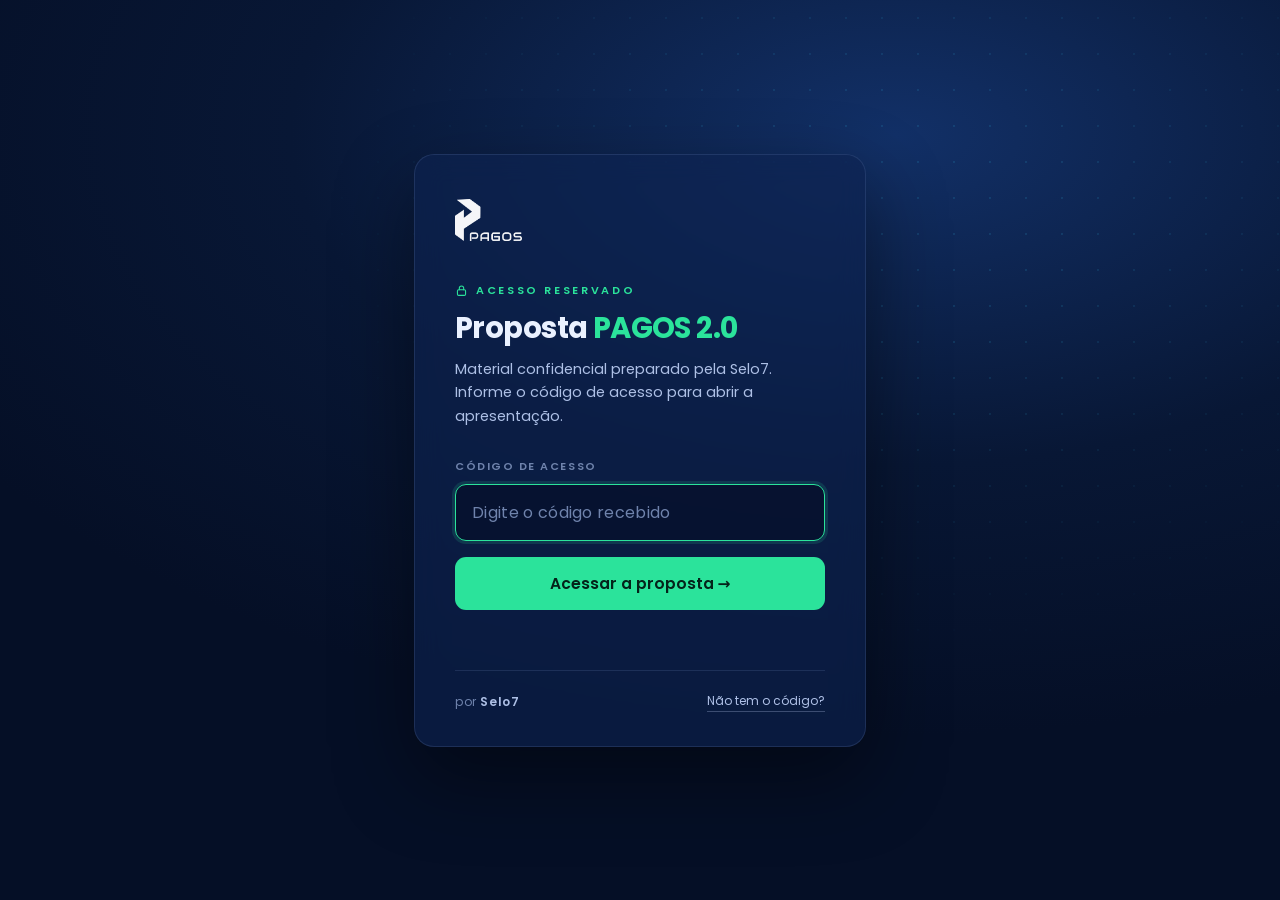
<file: propostas/pagos/plano-redes.html>
<!DOCTYPE html>
<html lang="pt-BR">
<head>
<meta charset="UTF-8">
<meta name="robots" content="noindex, nofollow, noarchive">
<script>/* acesso reservado - Selo7 */(function(){try{var t=localStorage.getItem("s7p_pagos_ok");if(t&&(Date.now()-parseInt(t,10))<60*864e5)return;var p=location.pathname.split("/").pop();if(/^[a-z0-9-]+\.html$/.test(p))localStorage.setItem("s7p_pagos_next",p);location.replace("./")}catch(e){}})();</script>
<meta name="viewport" content="width=device-width, initial-scale=1.0">
<title>Plano de Redes Sociais — PAGOS · LinkedIn como força, Instagram como apoio</title>
<link rel="preconnect" href="https://fonts.googleapis.com">
<link rel="preconnect" href="https://fonts.gstatic.com" crossorigin>
<link href="https://fonts.googleapis.com/css2?family=Poppins:wght@400;500;600;700&family=Source+Serif+4:opsz,wght@8..60,600&display=swap" rel="stylesheet">
<style>
:root{
  --navy-950:#050F26; --navy-900:#081735; --navy-800:#0D2350;
  --blue:#1E6BF2; --cyan:#35C7F0; --green:#2BE39B;
  --ink:#EAF1FF; --ink-2:#AEC0E6; --ink-3:#6F83AC; --line:rgba(148,178,235,.14);
  --sans:'Poppins',system-ui,sans-serif; --serif:'Source Serif 4',Georgia,serif;
}
*{margin:0;padding:0;box-sizing:border-box}
html{scroll-behavior:smooth}
body{font-family:var(--sans);background:var(--navy-950);color:var(--ink);line-height:1.6;font-size:15px}
a{color:inherit;text-decoration:none}
.wrap{max-width:1060px;margin:0 auto;padding:0 30px}
section{padding:72px 0}
.kicker{font-size:11.5px;font-weight:600;letter-spacing:.24em;color:var(--green);display:block;margin-bottom:14px}
h2{font-size:clamp(26px,3.2vw,36px);font-weight:700;letter-spacing:-.015em;line-height:1.15}
.lead{color:var(--ink-2);font-size:16px;max-width:62ch;margin-top:14px}
b{color:#fff;font-weight:600}

/* capa */
.cover{background:radial-gradient(1000px 540px at 75% 15%,#123067,var(--navy-900) 55%,var(--navy-950));padding:88px 0 70px;position:relative;overflow:hidden}
.cover::before{content:"";position:absolute;inset:0;background-image:radial-gradient(rgba(53,199,240,.12) 1px,transparent 1px);background-size:34px 34px;mask-image:radial-gradient(700px 500px at 72% 30%,#000 25%,transparent 75%)}
.cover .wrap{position:relative}
.cover img{height:38px;margin-bottom:36px}
.cover h1{font-size:clamp(34px,4.8vw,54px);font-weight:700;line-height:1.08;letter-spacing:-.02em;max-width:18ch}
.cover h1 em{font-style:normal;color:var(--green)}
.cover p{color:var(--ink-2);font-size:17px;margin-top:18px;max-width:52ch}
.cover .meta{margin-top:40px;padding-top:20px;border-top:1px solid var(--line);font-size:12.5px;color:var(--ink-3);display:flex;gap:36px;flex-wrap:wrap}

/* metas */
.tiles{display:grid;grid-template-columns:repeat(4,1fr);gap:16px;margin-top:38px}
.tile{background:var(--navy-800);border:1px solid var(--line);border-radius:14px;padding:24px 22px}
.tile small{font-size:10.5px;letter-spacing:.14em;color:var(--ink-3);font-weight:600;display:block;margin-bottom:10px}
.tile .from{font-size:13px;color:var(--ink-2)}
.tile b{font-size:27px;font-weight:700;display:block;color:var(--green);letter-spacing:-.01em}
.tile p{font-size:11.5px;color:var(--ink-3);margin-top:8px}

/* canais */
.chans{display:grid;grid-template-columns:1.2fr .9fr .7fr;gap:16px;margin-top:38px}
.chan{border-radius:16px;padding:28px;border:1px solid var(--line)}
.chan--li{background:linear-gradient(150deg,#0A66C2 0%,#083A6E 70%);border-color:rgba(53,199,240,.4)}
.chan--ig{background:var(--navy-800)}
.chan--yt{background:rgba(255,255,255,.03)}
.chan .role{font-size:10.5px;letter-spacing:.18em;font-weight:700;color:var(--green);display:block;margin-bottom:12px}
.chan h3{font-size:19px;font-weight:700;margin-bottom:8px}
.chan p{font-size:13px;color:#D5E2F8}
.chan--yt p,.chan--ig p{color:var(--ink-2)}

/* pilares */
.pils{display:grid;grid-template-columns:repeat(5,1fr);gap:12px;margin-top:38px}
.pil{background:var(--navy-800);border:1px solid var(--line);border-radius:12px;padding:20px 16px}
.pil .n{width:30px;height:30px;border-radius:50%;background:var(--green);color:#04351F;font-weight:700;font-size:13px;display:flex;align-items:center;justify-content:center;margin-bottom:12px}
.pil h3{font-size:13.5px;font-weight:600;margin-bottom:5px}
.pil p{font-size:11.3px;color:var(--ink-2)}

/* semana */
.week{display:grid;grid-template-columns:repeat(5,1fr);gap:12px;margin-top:38px}
.day{background:var(--navy-800);border:1px solid var(--line);border-radius:12px;overflow:hidden}
.day h3{font-size:10.5px;letter-spacing:.14em;color:#fff;font-weight:700;padding:10px 14px;background:rgba(255,255,255,.05);border-bottom:1px solid var(--line)}
.slot{padding:12px 14px;border-top:1px solid var(--line)}
.slot:first-of-type{border-top:0}
.slot .net{font-size:9px;font-weight:700;letter-spacing:.1em;padding:3px 8px;border-radius:5px;display:inline-block;margin-bottom:7px}
.net--li{background:#0A66C2;color:#fff}
.net--ig{background:linear-gradient(45deg,#F58529,#DD2A7B 60%,#8134AF);color:#fff}
.net--nl{background:var(--green);color:#04351F}
.slot b{font-size:12px;font-weight:600;display:block;line-height:1.4}
.slot small{font-size:10.5px;color:var(--ink-3)}
.week-note{font-size:12.5px;color:var(--ink-3);margin-top:16px}
.week-note b{color:var(--ink-2)}

/* máquina */
.flow{display:grid;grid-template-columns:repeat(4,1fr);gap:14px;margin-top:38px}
.fstep{background:var(--navy-800);border:1px solid var(--line);border-radius:13px;padding:20px 18px;position:relative}
.fstep::after{content:"→";position:absolute;right:-15px;top:50%;transform:translateY(-50%);color:var(--green);font-size:17px;z-index:2}
.fstep:last-child::after{content:""}
.fstep .ic{font-size:19px;display:block;margin-bottom:10px}
.fstep h3{font-size:13.5px;font-weight:600;margin-bottom:5px}
.fstep p{font-size:11.5px;color:var(--ink-2)}
.tpl-link{margin-top:26px;background:rgba(43,227,155,.07);border:1px solid rgba(43,227,155,.3);border-radius:12px;padding:16px 20px;font-size:13px;color:var(--ink-2)}
.tpl-link a{color:var(--green);font-weight:600}

/* responsabilidades */
.resp{display:grid;grid-template-columns:1fr 1fr;gap:16px;margin-top:38px}
.rcol{border-radius:16px;padding:28px;border:1px solid var(--line)}
.rcol--s7{background:linear-gradient(150deg,rgba(43,227,155,.10),var(--navy-800) 60%);border-color:rgba(43,227,155,.35)}
.rcol--pg{background:var(--navy-800)}
.rcol .tag2{font-size:10px;letter-spacing:.16em;font-weight:700;padding:6px 13px;border-radius:999px;display:inline-block;margin-bottom:16px}
.rcol--s7 .tag2{background:var(--green);color:#04351F}
.rcol--pg .tag2{background:var(--blue);color:#fff}
.rcol h3{font-size:19px;font-weight:700;margin-bottom:14px}
.rcol ul{list-style:none}
.rcol li{padding:9px 0;border-top:1px solid var(--line);font-size:13.5px;color:var(--ink-2)}
.rcol li::before{content:"✓  ";color:var(--green);font-weight:700}
.rcol--pg li::before{color:var(--cyan)}
.resp-note{margin-top:22px;font-family:var(--serif);font-size:19px;line-height:1.5;color:#fff;border-left:3px solid var(--green);padding-left:22px;max-width:60ch}

/* ══ MOCKUPS DE APLICAÇÃO ══ */
.mocks{display:grid;grid-template-columns:378px 324px 262px;justify-content:space-between;gap:22px;margin-top:38px;align-items:start}
.ab35{width:378px;height:472px}
.ab30{width:324px;height:405px}
.s35 .art{transform:scale(.35)}
.s30 .art{transform:scale(.30)}
.story .art{transform:scale(.376);left:-73px}
.story .art .in{padding-bottom:200px}
.mock-lbl{font-size:10.5px;letter-spacing:.14em;color:var(--ink-3);font-weight:600;text-align:center;margin-bottom:12px}
/* arte em escala */
.artbox{position:relative;overflow:hidden;width:100%}
.artbox .art{position:absolute;top:0;left:0;width:1080px;height:1350px;transform-origin:top left;font-family:var(--sans);color:#fff;display:flex;flex-direction:column}
.art .pbg{position:absolute;inset:0;background-size:cover;background-position:center}
.art .scrim{position:absolute;inset:0;background:linear-gradient(184deg,rgba(6,10,22,.42) 0%,rgba(6,10,22,.06) 28%,rgba(6,10,22,.16) 52%,rgba(6,10,22,.88) 86%)}
.art .in{position:relative;z-index:1;display:flex;flex-direction:column;flex:1;padding:64px 68px;text-align:left}
.art .lgbar{padding-bottom:30px;border-bottom:2px solid rgba(110,150,255,.85)}
.art .lgbar img{height:76px;display:block}
.art .pillcat{display:inline-block;background:#1E6BF2;color:#fff;font-size:27px;font-weight:700;letter-spacing:.08em;padding:15px 40px;border-radius:999px}
.art .credit{border-top:2px solid rgba(255,255,255,.85);padding-top:24px;margin-top:36px;font-size:27px;color:#fff}
.art--t1 h4{font-size:56px;font-weight:400;line-height:1.32;max-width:19ch;margin-top:30px}
.art--t1 .bot{margin-top:auto}
.art--t2 .backdrop{position:absolute;inset:0;background:radial-gradient(780px 780px at 50% 30%,#1E6BF2 0%,#0D2350 56%,#050F26 100%)}
.art--t2 .in{text-align:center}
.art--t2 .lgbar{text-align:left}
.art--t2 .face{width:400px;height:400px;border-radius:50%;object-fit:cover;display:block;margin:34px auto 0;border:6px solid rgba(53,199,240,.55);box-shadow:0 0 140px rgba(30,107,242,.7)}
.art--t2 h4{font-size:46px;font-weight:400;line-height:1.44;margin:38px auto 0;max-width:20ch}
.art--t2 h4 b{font-weight:600;color:#fff}
.art--t2 .who2{margin-top:30px}
.art--t2 .who2 b{font-size:38px;font-weight:700;display:block;color:#fff}
.art--t2 .who2 small{font-size:25px;color:#D5E2F8}
.art--t2 .credit{margin-top:auto;text-align:center}
.art--t3 h4{font-size:74px;font-weight:600;line-height:1.12;margin-top:30px;max-width:13ch;letter-spacing:-.01em}
.art--t3 .meta3{margin-top:44px;font-size:30px;color:#EAF1FF;display:flex;flex-direction:column}
.art--t3 .meta3 div{padding:19px 0;border-top:1px solid rgba(255,255,255,.35)}
.art--t3 .cta3{margin-top:auto;display:flex;align-items:center;gap:28px}
.art--t3 .cta3 span{background:#2BE39B;color:#04351F;font-size:30px;font-weight:700;padding:22px 46px;border-radius:999px}
.art--t3 .cta3 small{font-size:23px;color:#C7D6F4;max-width:14ch}
.art--t5 h4{font-size:64px;font-weight:300;line-height:1.28;max-width:17ch;margin-top:auto;color:#fff}
.art--t5 h4 b{font-weight:700;color:#fff}
.art--t5 h4 .cy{color:var(--cyan)}
.art--t5 .foot3{display:flex;justify-content:space-between;align-items:center;margin-top:44px;border-top:2px solid rgba(255,255,255,.55);padding-top:30px}
.art--t5 .foot3 img{height:58px}
.art--t5 .foot3 span{font-size:27px;font-weight:600;color:#fff}
.art--t5 .foot3 span i{font-style:normal;color:var(--green)}

/* chrome LinkedIn */
.li-card{background:#fff;border-radius:12px;overflow:hidden;color:#191919;box-shadow:0 14px 40px rgba(0,0,0,.4)}
.li-head{display:flex;gap:10px;padding:14px 16px 10px;align-items:flex-start}
.li-av{width:44px;height:44px;border-radius:50%;background:#fff;border:1px solid #E0E4EA;display:flex;align-items:center;justify-content:center;flex-shrink:0}
.li-av img{width:70%}
.li-head b{font-size:13px;font-weight:600;display:block;line-height:1.3}
.li-head small{font-size:11px;color:#666;display:block}
.li-follow{margin-left:auto;color:#0A66C2;font-size:12.5px;font-weight:600;white-space:nowrap}
.li-text{padding:0 16px 12px;font-size:12.5px;line-height:1.5;color:#191919}
.li-text a{color:#0A66C2;font-weight:600}
.li-stats{display:flex;justify-content:space-between;padding:8px 16px;font-size:11px;color:#666;border-top:1px solid #EEF0F3}
.li-actions{display:flex;justify-content:space-around;padding:4px 8px 8px;border-top:1px solid #EEF0F3}
.li-actions span{font-size:11.5px;color:#555;font-weight:600;padding:8px 10px}
.li-car{position:relative}
.li-car .dots{position:absolute;bottom:10px;left:50%;transform:translateX(-50%);display:flex;gap:5px;z-index:2}
.li-car .dots i{width:6px;height:6px;border-radius:50%;background:rgba(255,255,255,.45)}
.li-car .dots i:first-child{background:#fff}
.li-car .pgn{position:absolute;top:10px;right:10px;background:rgba(0,0,0,.6);color:#fff;font-size:10.5px;font-weight:600;padding:4px 10px;border-radius:999px;z-index:2}
.li-car .nav{position:absolute;top:50%;transform:translateY(-50%);width:30px;height:30px;border-radius:50%;background:rgba(255,255,255,.9);color:#333;display:flex;align-items:center;justify-content:center;font-size:14px;z-index:2}

/* chrome Instagram */
.ig-card{background:#fff;border-radius:14px;overflow:hidden;color:#191919;box-shadow:0 14px 40px rgba(0,0,0,.4)}
.ig-head{display:flex;gap:10px;padding:11px 14px;align-items:center}
.ig-av{width:34px;height:34px;border-radius:50%;background:conic-gradient(#F58529,#DD2A7B,#8134AF,#F58529);padding:2px;flex-shrink:0}
.ig-av span{display:flex;width:100%;height:100%;border-radius:50%;background:#fff;align-items:center;justify-content:center}
.ig-av img{width:64%}
.ig-head b{font-size:12.5px;font-weight:600}
.ig-head .dots3{margin-left:auto;color:#333;letter-spacing:2px;font-weight:700}
.ig-icons{display:flex;gap:14px;padding:10px 14px 6px;font-size:17px}
.ig-icons .save{margin-left:auto}
.ig-meta{padding:0 14px 14px;font-size:12px;line-height:1.5}
.ig-meta b{font-weight:600}
.ig-meta .cmts{color:#8A8A8A;display:block;margin-top:4px}

/* story */
.story{position:relative;border-radius:26px;overflow:hidden;background:#000;box-shadow:0 14px 40px rgba(0,0,0,.4);aspect-ratio:9/17.5}
.story .artbox{position:absolute;inset:0}
.story .bars{position:absolute;top:10px;left:10px;right:10px;display:flex;gap:4px;z-index:3}
.story .bars i{flex:1;height:2.5px;border-radius:2px;background:rgba(255,255,255,.35)}
.story .bars i:first-child{background:#fff}
.story .shead{position:absolute;top:20px;left:12px;right:12px;display:flex;gap:8px;align-items:center;z-index:3;color:#fff}
.story .shead .sav{width:30px;height:30px;border-radius:50%;background:#fff;display:flex;align-items:center;justify-content:center}
.story .shead .sav img{width:64%}
.story .shead b{font-size:12px;font-weight:600}
.story .shead small{font-size:11px;color:rgba(255,255,255,.75)}
.story .sfoot{position:absolute;bottom:12px;left:12px;right:12px;display:flex;gap:10px;align-items:center;z-index:3}
.story .sfoot .inp{flex:1;border:1.5px solid rgba(255,255,255,.7);border-radius:999px;padding:9px 14px;font-size:11.5px;color:rgba(255,255,255,.9)}
.story .sfoot span{color:#fff;font-size:16px}
.mock-note{font-size:12.5px;color:var(--ink-3);margin-top:18px}
.mock-note b{color:var(--ink-2)}
@media(max-width:920px){.mocks{grid-template-columns:1fr}}

footer{padding:44px 0 56px;border-top:1px solid var(--line);margin-top:20px}
.foot{display:flex;justify-content:space-between;gap:20px;flex-wrap:wrap;font-size:12px;color:var(--ink-3)}
.foot b{color:var(--ink-2);font-weight:500}

@media(max-width:920px){
  .tiles{grid-template-columns:1fr 1fr}
  .chans,.resp{grid-template-columns:1fr}
  .pils{grid-template-columns:1fr 1fr}
  .week{grid-template-columns:1fr 1fr}
  .flow{grid-template-columns:1fr 1fr}
  .fstep::after{content:""}
}
/* ── mobile fino ── */
html,body{overflow-x:hidden}
@media(max-width:560px){
  .wrap{padding:0 20px}
  section{padding:52px 0}
  .cover{padding:60px 0 48px}
  .cover h1{font-size:30px}
  .tiles{grid-template-columns:1fr}
  .pils{grid-template-columns:1fr}
  .week{grid-template-columns:1fr}
  .flow{grid-template-columns:1fr}
  .mocks{grid-template-columns:1fr;justify-content:center;justify-items:center}
  .mocks>div{zoom:.82}
  .rcol{padding:22px}
  .resp-note{font-size:16px}
}
</style>
</head>
<body>

<!-- CAPA -->
<header class="cover">
  <div class="wrap">
    <img src="assets/logo-branca.webp" alt="Pagos">
    <h1>Plano de Redes Sociais<br><em>LinkedIn como força.</em><br>Instagram como apoio.</h1>
    <p>Como a Pagos converte o maior crescimento do setor em posição de referência — com uma operação que cabe em poucas horas por semana, sustentada pela máquina de conteúdo.</p>
    <div class="meta"><span>Anexo estratégico da proposta</span><span>Selo7 · julho 2026</span><span>Metas medidas no relatório mensal do Painel</span></div>
  </div>
</header>

<!-- METAS -->
<section>
  <div class="wrap">
    <span class="kicker">ONDE CHEGAMOS EM 12 MESES</span>
    <h2>Metas claras, medidas todo mês</h2>
    <div class="tiles">
      <div class="tile"><small>SEGUIDORES LINKEDIN</small><span class="from">4.329 hoje →</span><b>9.000+</b><p>ultrapassa ACD (7,6k) e ABcripto (9,1k) — top 8 do benchmark</p></div>
      <div class="tile"><small>RITMO DE PUBLICAÇÃO</small><span class="from">irregular hoje →</span><b>3+/semana</b><p>sem falha, sustentado pela máquina</p></div>
      <div class="tile"><small>NEWSLETTER CONECTA</small><span class="from">base atual →</span><b>2× a base</b><p>com prova social pública e cadência fixa</p></div>
      <div class="tile"><small>LEADS POR MÊS</small><span class="from">0 hoje (download livre) →</span><b>300+</b><p>e-Magazine e materiais ricos com cadastro</p></div>
    </div>
  </div>
</section>

<!-- CANAIS -->
<section style="padding-top:0">
  <div class="wrap">
    <span class="kicker">O PAPEL DE CADA CANAL</span>
    <h2>Um palco, um apoio, um repositório</h2>
    <div class="chans">
      <div class="chan chan--li">
        <span class="role">FORÇA · 100% DA AUTORIDADE</span>
        <h3>LinkedIn</h3>
        <p>Onde estão associados, prospects, reguladores, imprensa e patrocinadores. Recebe as análises assinadas da diretoria, os dados do setor, os posicionamentos e a cobertura de eventos. Mínimo de 3 publicações por semana.</p>
      </div>
      <div class="chan chan--ig">
        <span class="role">APOIO · DIVULGAÇÃO E PRESENÇA</span>
        <h3>Instagram</h3>
        <p>Convites de evento, aspas de painelistas, bastidores e Destaques Sócios. Humaniza e amplia — não disputa autoridade. Artes geradas no Painel; publicação integrada quando a Meta aprovar o app.</p>
      </div>
      <div class="chan chan--yt">
        <span class="role">REPOSITÓRIO</span>
        <h3>YouTube / Facebook</h3>
        <p>Íntegras de webinars e cortes de painéis, sem esforço editorial dedicado.</p>
      </div>
    </div>
  </div>
</section>

<!-- PILARES -->
<section style="padding-top:0">
  <div class="wrap">
    <span class="kicker">O QUE A PAGOS PUBLICA</span>
    <h2>5 pilares editoriais</h2>
    <div class="pils">
      <div class="pil"><div class="n">1</div><h3>Análise assinada</h3><p>A diretoria opina no padrão imprensa — artigo no site + versão LinkedIn</p></div>
      <div class="pil"><div class="n">2</div><h3>Dados & Radar</h3><p>Regulação, números do setor, agenda do BC — e o futuro Índice Pagos</p></div>
      <div class="pil"><div class="n">3</div><h3>Eventos</h3><p>Convite → palestrantes → cobertura → aspas → cortes</p></div>
      <div class="pil"><div class="n">4</div><h3>Comunidade</h3><p>Destaques Sócios, novos associados, mantenedores em evidência</p></div>
      <div class="pil"><div class="n">5</div><h3>Produtos Pagos</h3><p>e-Magazine, Conecta, Universidade — e o simulador quando lançar</p></div>
    </div>
  </div>
</section>

<!-- SEMANA -->
<section style="padding-top:0">
  <div class="wrap">
    <span class="kicker">A SEMANA-PADRÃO</span>
    <h2>Cadência mínima viável</h2>
    <div class="week">
      <div class="day"><h3>SEGUNDA</h3>
        <div class="slot"><span class="net net--li">LINKEDIN</span><b>Análise assinada da diretoria</b><small>artigo → post</small></div>
      </div>
      <div class="day"><h3>TERÇA</h3>
        <div class="slot"><span class="net net--nl">NEWSLETTER</span><b>PAGOS Conecta · 7h</b><small>+ tease no feed</small></div>
        <div class="slot"><span class="net net--ig">INSTAGRAM</span><b>Story: destaque da Conecta</b></div>
      </div>
      <div class="day"><h3>QUARTA</h3>
        <div class="slot"><span class="net net--li">LINKEDIN</span><b>Notícia em imagem</b><small>template T1</small></div>
        <div class="slot"><span class="net net--ig">INSTAGRAM</span><b>Feed: mesma arte</b></div>
      </div>
      <div class="day"><h3>QUINTA</h3>
        <div class="slot"><span class="net net--li">LINKEDIN</span><b>Carrossel de dados/guia</b><small>templates T5 + slides</small></div>
      </div>
      <div class="day"><h3>SEXTA</h3>
        <div class="slot"><span class="net net--li">LINKEDIN</span><b>Aspas de evento ou Destaques Sócios</b><small>template T2</small></div>
        <div class="slot"><span class="net net--ig">INSTAGRAM</span><b>Feed + Story: aspas/bastidores</b></div>
      </div>
    </div>
    <p class="week-note"><b>Regra de ouro: 1 conteúdo gera N formatos</b> (artigo → post → carrossel → aspas → newsletter). Quem desdobra é o Painel — ninguém produz cinco vezes.</p>
  </div>
</section>

<!-- MÁQUINA -->
<section style="padding-top:0">
  <div class="wrap">
    <span class="kicker">POR QUE ESSE RITMO É SUSTENTÁVEL</span>
    <h2>A máquina faz o trabalho pesado</h2>
    <div class="flow">
      <div class="fstep"><span class="ic">🎙</span><h3>Diretor manda áudio de 2 min</h3><p>a IA escreve na voz dele, com aprovação humana sempre</p></div>
      <div class="fstep"><span class="ic">🎨</span><h3>Templates prontos</h3><p>sobe a foto, preenche os campos — a arte sai na identidade</p></div>
      <div class="fstep"><span class="ic">📅</span><h3>Semana agendada em 1h</h3><p>calendário editorial e agendamento direto no LinkedIn</p></div>
      <div class="fstep"><span class="ic">📊</span><h3>Relatório mensal automático</h3><p>PDF no e-mail da diretoria, com leitura da IA e sugestão de pauta</p></div>
    </div>
    <div class="tpl-link">Os 5 templates oficiais (Notícia, Aspas, Convite, Carrossel de Palestrantes e Capa) estão no <a href="design-system.html" target="_blank" rel="noopener">Design System PAGOS →</a></div>
  </div>
</section>

<!-- MOCKUPS DE APLICAÇÃO -->
<section style="padding-top:0">
  <div class="wrap">
    <span class="kicker">COMO FICA NO FEED</span>
    <h2>As peças aplicadas nas redes</h2>
    <p class="lead">Templates oficiais renderizados no ambiente real de cada rede — artes geradas com os mesmos modelos de IA que estarão dentro do Painel.</p>
    <div class="mocks">

      <!-- LINKEDIN POST · T1 -->
      <div>
        <div class="mock-lbl">LINKEDIN · POST DE NOTÍCIA (T1)</div>
        <div class="li-card">
          <div class="li-head">
            <div class="li-av"><img src="assets/logo-colorida.webp" alt=""></div>
            <div><b>PAGOS</b><small>Assoc. Bras. do Ecossistema de Pagamentos<br>4.929 seguidores · 3 h · 🌐</small></div>
            <span class="li-follow">+ Seguir</span>
          </div>
          <div class="li-text">O número que resume o tamanho do nosso setor: R$ 70 trilhões movimentados em um semestre. A leitura completa está no site. <a>#pagamentos #pix #meiosdepagamento</a></div>
          <div class="artbox ab35 s35">
            <div class="art art--t1">
              <div class="pbg" style="background-image:url('assets/foto-noticia.webp')"></div>
              <div class="scrim" style="background:linear-gradient(184deg,rgba(6,10,22,.32) 0%,rgba(6,10,22,.10) 22%,rgba(6,10,22,.58) 48%,rgba(6,10,22,.96) 78%)"></div>
              <div class="in">
                <div class="lgbar"><img src="assets/logo-branca.webp" alt=""></div>
                <div class="bot">
                  <span class="pillcat">NEWS</span>
                  <h4>Quase 70 trilhões de reais em transações de pagamento foram movimentados no segundo semestre de 2025</h4>
                  <div class="credit">Fonte: Banco Central do Brasil</div>
                </div>
              </div>
            </div>
          </div>
          <div class="li-stats"><span>👍💡❤️ 87</span><span>12 comentários · 9 compartilhamentos</span></div>
          <div class="li-actions"><span>👍 Gostei</span><span>💬 Comentar</span><span>🔁 Compartilhar</span><span>✈ Enviar</span></div>
        </div>
      </div>

      <!-- COLUNA 2: IG FEED T2 + LINKEDIN CARROSSEL T5 -->
      <div style="display:flex;flex-direction:column;gap:26px">
        <div>
          <div class="mock-lbl">INSTAGRAM · FEED · ASPAS (T2)</div>
          <div class="ig-card">
            <div class="ig-head">
              <div class="ig-av"><span><img src="assets/logo-colorida.webp" alt=""></span></div>
              <b>pagos.br</b>
              <span class="dots3">···</span>
            </div>
            <div class="artbox ab30 s30">
              <div class="art art--t2">
                <div class="backdrop"></div>
                <div class="in">
                  <div class="lgbar"><img src="assets/logo-branca.webp" alt=""></div>
                  <img class="face" src="assets/valeria.webp" alt="">
                  <h4>“Infraestrutura de pagamento é <b>política pública feita por mãos privadas</b>.”</h4>
                  <div class="who2"><b>Valéria Carrete</b><small>VP Emissores · Reunião Mensal — Arquitetas dos Pagamentos</small></div>
                  <div class="credit">pagos.org.br</div>
                </div>
              </div>
            </div>
            <div class="ig-icons"><span>♥</span><span>💬</span><span>✈</span><span class="save">🔖</span></div>
            <div class="ig-meta"><b>214 curtidas</b><br><b>pagos.br</b> O que ficou da Reunião Mensal de maio 💙 <span class="cmts">Ver todos os 18 comentários</span></div>
          </div>
        </div>
        <div>
          <div class="mock-lbl">LINKEDIN · CARROSSEL (CAPA T5)</div>
          <div class="li-card li-car">
            <span class="pgn">1/7</span>
            <div class="artbox ab30 s30">
              <div class="art art--t5">
                <div class="pbg" style="background-image:url('assets/foto-lifestyle.webp')"></div>
                <div class="scrim" style="background:linear-gradient(184deg,rgba(6,10,22,.34) 8%,rgba(6,10,22,.60) 42%,rgba(6,10,22,.96) 80%)"></div>
                <div class="in">
                  <h4>O custo invisível que faz seu negócio <b>perder margem</b> em cada venda. <span class="cy">Entenda.</span></h4>
                  <div class="foot3"><img src="assets/logo-branca.webp" alt=""><span>Arraste para o lado <i>▶</i></span></div>
                </div>
              </div>
            </div>
            <div class="nav" style="right:8px">›</div>
            <div class="dots"><i></i><i></i><i></i><i></i><i></i><i></i><i></i></div>
          </div>
        </div>
      </div>

      <!-- STORY · T3 -->
      <div>
        <div class="mock-lbl">INSTAGRAM · STORY · CONVITE (T3)</div>
        <div class="story">
          <div class="artbox">
            <div class="art art--t3">
              <div class="pbg" style="background-image:url('assets/foto-evento.webp')"></div>
              <div class="scrim" style="background:linear-gradient(184deg,rgba(6,10,22,.52) 0%,rgba(6,10,22,.30) 30%,rgba(6,10,22,.55) 58%,rgba(6,10,22,.94) 86%)"></div>
              <div class="in">
                <div class="lgbar"><img src="assets/logo-branca.webp" alt=""></div>
                <div style="margin-top:64px">
                  <span class="pillcat">CONVITE · REUNIÃO MENSAL</span>
                  <h4>O futuro dos facilitadores</h4>
                </div>
                <div class="meta3">
                  <div>28 de julho · segunda-feira · 8h30</div>
                  <div>Café Journal · São Paulo</div>
                  <div>Vagas conforme plano de associação</div>
                </div>
                <div class="cta3"><span>Garanta sua vaga</span></div>
              </div>
            </div>
          </div>
          <div class="bars"><i></i><i></i><i></i><i></i></div>
          <div class="shead"><div class="sav"><img src="assets/logo-colorida.webp" alt=""></div><b>pagos.br</b><small>4 h</small></div>
          <div class="sfoot"><div class="inp">Enviar mensagem</div><span>♥</span><span>✈</span></div>
        </div>
      </div>

    </div>
    <p class="mock-note"><b>Na operação real:</b> o Painel gera a arte no formato de cada rede a partir dos mesmos campos — 1 preenchimento, 3 saídas (feed LinkedIn, feed Instagram, story) — e agenda a publicação no horário da cadência.</p>
  </div>
</section>

<!-- RESPONSABILIDADES -->
<section style="padding-top:0">
  <div class="wrap">
    <span class="kicker">QUEM FAZ O QUÊ</span>
    <h2>A Selo7 constrói a máquina. O conteúdo é da Pagos.</h2>
    <div class="resp">
      <div class="rcol rcol--s7">
        <span class="tag2">SELO7 · A FERRAMENTA</span>
        <h3>Constrói e mantém</h3>
        <ul>
          <li>Site + CMS Painel + IA com voz por autor</li>
          <li>Templates de redes e design system</li>
          <li>Migração, treinamento e documentação</li>
          <li>Manutenção do que foi entregue (modelo à parte)</li>
        </ul>
      </div>
      <div class="rcol rcol--pg">
        <span class="tag2">PAGOS · O CONTEÚDO</span>
        <h3>Opera e assina</h3>
        <ul>
          <li>Grava áudios, dá pautas e aprova os textos</li>
          <li>Publica e agenda no Painel</li>
          <li>Cobre eventos (fotos, aspas, cortes)</li>
          <li>Responde comentários e relaciona-se com a imprensa</li>
        </ul>
      </div>
    </div>
    <p class="resp-note">"A autoridade é de quem assina. A máquina só garante que assinar seja fácil, rápido e constante."</p>
  </div>
</section>

<footer>
  <div class="wrap foot">
    <span>Plano de Redes Sociais · Anexo da proposta PAGOS 2.0</span>
    <span>Bruno Massa · <b>Selo7</b> · julho 2026</span>
  </div>
</footer>

</body>
</html>
</file>
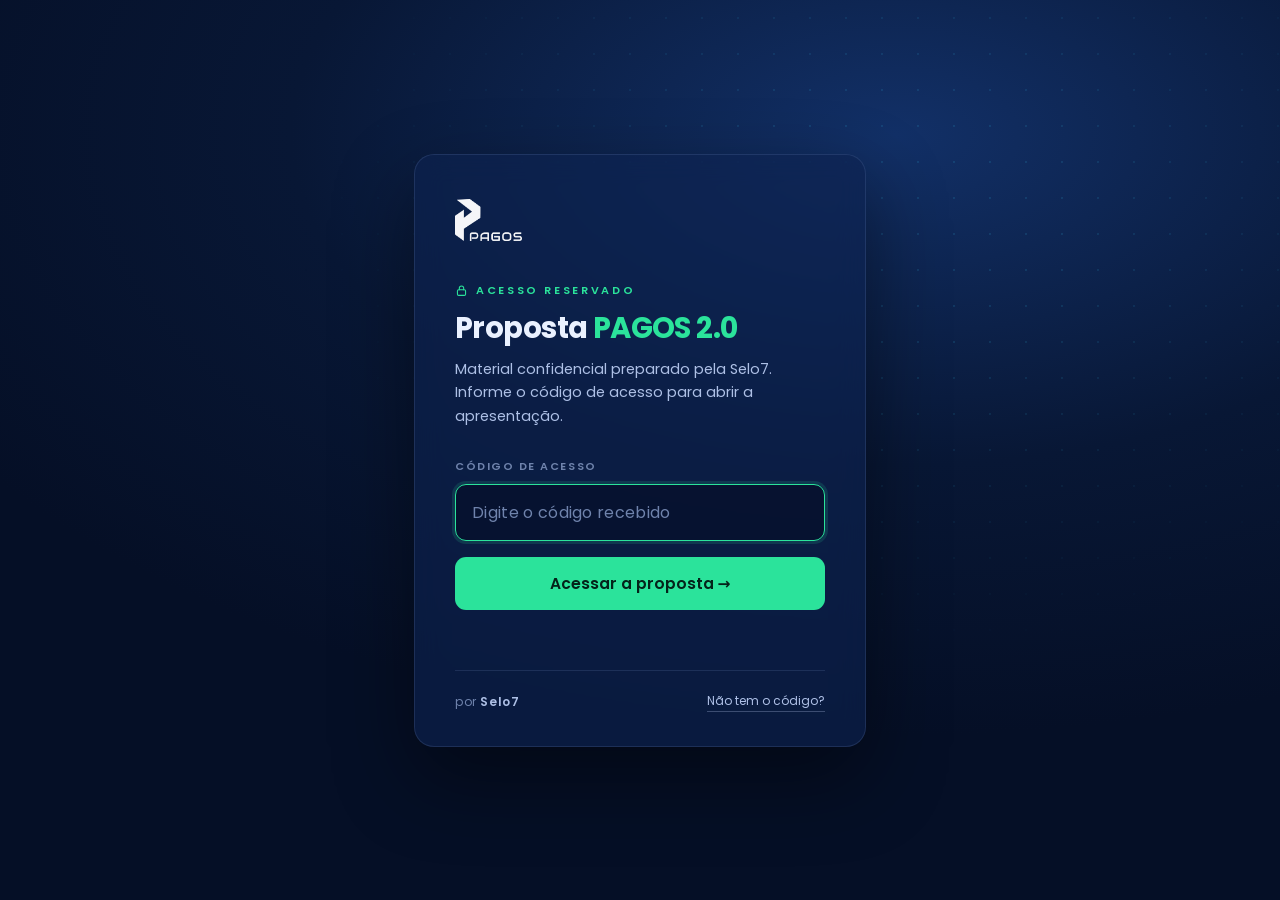
<file: propostas/pagos/proposta.html>
<!DOCTYPE html>
<html lang="pt-BR">
<head>
<meta charset="UTF-8">
<meta name="robots" content="noindex, nofollow, noarchive">
<script>/* acesso reservado - Selo7 */(function(){try{var t=localStorage.getItem("s7p_pagos_ok");if(t&&(Date.now()-parseInt(t,10))<60*864e5)return;var p=location.pathname.split("/").pop();if(/^[a-z0-9-]+\.html$/.test(p))localStorage.setItem("s7p_pagos_next",p);location.replace("./")}catch(e){}})();</script>
<meta name="viewport" content="width=device-width, initial-scale=1.0">
<title>PAGOS 2.0 · Proposta de Reposicionamento Digital · Selo7</title>
<link rel="preconnect" href="https://fonts.googleapis.com">
<link rel="preconnect" href="https://fonts.gstatic.com" crossorigin>
<link href="https://fonts.googleapis.com/css2?family=Poppins:wght@400;500;600;700&family=Source+Serif+4:opsz,wght@8..60,600;8..60,700&display=swap" rel="stylesheet">
<style>
:root{
  --navy-950:#050F26; --navy-900:#081735; --navy-800:#0D2350;
  --blue:#1E6BF2; --cyan:#35C7F0; --green:#2BE39B;
  --ink:#EAF1FF; --ink-2:#AEC0E6; --ink-3:#6F83AC; --line:rgba(148,178,235,.14);
  --sans:'Poppins',system-ui,sans-serif; --serif:'Source Serif 4',Georgia,serif;
}
*{margin:0;padding:0;box-sizing:border-box}
html{scroll-snap-type:y mandatory;scroll-behavior:smooth}
body{font-family:var(--sans);background:var(--navy-950);color:var(--ink);line-height:1.6}
section{min-height:100vh;scroll-snap-align:start;display:flex;align-items:center;position:relative;padding:72px 0}
.wrap{max-width:1080px;margin:0 auto;padding:0 32px;width:100%}
h2{font-size:clamp(28px,3.4vw,42px);font-weight:700;letter-spacing:-.015em;line-height:1.15}
.kicker{font-size:12px;font-weight:600;letter-spacing:.24em;color:var(--green);display:block;margin-bottom:18px}
.lead{color:var(--ink-2);font-size:17.5px;max-width:62ch;margin-top:18px}
b{font-weight:600;color:#fff}

/* dots de navegação */
.dots{position:fixed;right:22px;top:50%;transform:translateY(-50%);display:flex;flex-direction:column;gap:11px;z-index:60}
.dots a{width:9px;height:9px;border-radius:50%;background:rgba(255,255,255,.22);transition:background .2s,transform .2s}
.dots a.on{background:var(--green);transform:scale(1.35)}
.hint{position:fixed;bottom:20px;left:50%;transform:translateX(-50%);color:var(--ink-3);font-size:11.5px;letter-spacing:.08em;z-index:60}

/* capa */
.cover{background:radial-gradient(1100px 600px at 70% 20%,#123067,var(--navy-900) 55%,var(--navy-950));text-align:left}
.cover::before{content:"";position:absolute;inset:0;background-image:radial-gradient(rgba(53,199,240,.13) 1px,transparent 1px);background-size:36px 36px;mask-image:radial-gradient(800px 600px at 70% 30%,#000 20%,transparent 75%)}
.cover .wrap{position:relative}
.cover img{height:44px;margin-bottom:44px}
.cover h1{font-size:clamp(44px,6vw,76px);font-weight:700;line-height:1.04;letter-spacing:-.02em}
.cover h1 em{font-style:normal;color:var(--green)}
.cover .sub{font-size:19px;color:var(--ink-2);margin-top:22px;max-width:52ch}
.cover .meta{margin-top:52px;padding-top:22px;border-top:1px solid var(--line);display:flex;gap:44px;flex-wrap:wrap;font-size:13.5px;color:var(--ink-3)}
.cover .meta b{display:block;color:var(--ink);font-size:14.5px}

/* tese */
.split{display:grid;grid-template-columns:1fr 1fr;gap:56px;align-items:center}
.big{font-size:clamp(72px,10vw,128px);font-weight:700;line-height:.95;letter-spacing:-.03em;color:var(--green)}
.big small{display:block;font-size:15px;font-weight:500;letter-spacing:.04em;color:var(--ink-2);margin-top:14px;max-width:32ch}
.contrast{border-left:3px solid rgba(255,255,255,.18);padding-left:26px}
.contrast p{color:var(--ink-2);font-size:16.5px;margin-top:14px}

/* cadeira vazia */
.chairs{display:grid;grid-template-columns:repeat(4,1fr);gap:18px;margin-top:44px}
.chair{background:var(--navy-800);border:1px solid var(--line);border-radius:14px;padding:26px 22px}
.chair small{font-size:10.5px;letter-spacing:.16em;color:var(--ink-3);font-weight:600}
.chair h3{font-size:19px;font-weight:600;margin:8px 0 4px}
.chair p{font-size:12.5px;color:var(--ink-2)}
.chair--empty{background:transparent;border:1.5px dashed rgba(43,227,155,.5);display:flex;flex-direction:column;justify-content:center;text-align:center;animation:breathe 3s ease-in-out infinite}
.chair--empty h3{color:var(--green);font-size:30px}
.chair--empty p{color:var(--green)}
@keyframes breathe{50%{border-color:rgba(43,227,155,.95);box-shadow:0 0 34px rgba(43,227,155,.12)}}
@media (prefers-reduced-motion:reduce){.chair--empty{animation:none}}

/* benchmark */
.bench{display:flex;flex-wrap:wrap;gap:9px;margin:34px 0}
.bench span{font-size:12.5px;color:var(--ink-2);border:1px solid var(--line);border-radius:999px;padding:6px 14px;background:rgba(255,255,255,.02)}
.bench span.hl{border-color:var(--green);color:var(--green)}
.findings{display:grid;grid-template-columns:1fr 1fr;gap:16px;margin-top:8px}
.find{background:var(--navy-800);border:1px solid var(--line);border-radius:12px;padding:20px 22px}
.find h3{font-size:15px;font-weight:600;color:var(--cyan);margin-bottom:6px}
.find p{font-size:13.5px;color:var(--ink-2)}

/* visão — links para protótipos */
.protos{display:grid;grid-template-columns:repeat(3,1fr);gap:20px;margin-top:44px}
.proto{display:block;background:linear-gradient(150deg,var(--navy-800),var(--navy-900));border:1px solid var(--line);border-radius:18px;padding:36px 32px;text-decoration:none;color:inherit;transition:transform .18s,border-color .18s;position:relative;overflow:hidden}
.proto:hover{transform:translateY(-5px);border-color:var(--green)}
.proto::after{content:"ABRIR PROTÓTIPO →";position:absolute;right:26px;bottom:22px;font-size:11px;font-weight:600;letter-spacing:.14em;color:var(--green)}
.proto small{font-size:11px;letter-spacing:.18em;color:var(--ink-3);font-weight:600}
.proto h3{font-size:24px;font-weight:700;margin:10px 0 8px}
.proto p{color:var(--ink-2);font-size:14px;max-width:38ch;margin-bottom:30px}

/* máquina — fluxo */
.flow{display:grid;grid-template-columns:repeat(5,1fr);gap:14px;margin-top:44px}
.fstep{background:var(--navy-800);border:1px solid var(--line);border-radius:14px;padding:22px 18px;position:relative}
.fstep::after{content:"→";position:absolute;right:-16px;top:50%;transform:translateY(-50%);color:var(--green);font-size:18px;z-index:2}
.fstep:last-child::after{content:""}
.fstep .n{width:30px;height:30px;border-radius:50%;background:var(--green);color:#04351F;font-weight:700;font-size:13px;display:flex;align-items:center;justify-content:center;margin-bottom:14px}
.fstep h3{font-size:14.5px;font-weight:600;margin-bottom:6px}
.fstep p{font-size:12px;color:var(--ink-2)}
.quote{margin-top:38px;font-family:var(--serif);font-size:clamp(19px,2.4vw,25px);line-height:1.45;color:#fff;border-left:3px solid var(--green);padding-left:26px;max-width:56ch}

/* escopo */
.mods{display:grid;grid-template-columns:repeat(4,1fr);gap:14px;margin-top:40px}
.mod{background:var(--navy-800);border:1px solid var(--line);border-radius:12px;padding:20px 18px}
.mod .ic{font-size:20px;margin-bottom:10px;display:block}
.mod h3{font-size:13.5px;font-weight:600;margin-bottom:5px}
.mod p{font-size:11.8px;color:var(--ink-2)}
.own{margin-top:26px;background:rgba(43,227,155,.07);border:1px solid rgba(43,227,155,.3);border-radius:12px;padding:18px 22px;font-size:14px;color:var(--ink-2)}
.own b{color:var(--green)}

/* roadmap */
.road{display:grid;grid-template-columns:repeat(3,1fr);gap:18px;margin-top:44px}
.rcard{background:var(--navy-800);border:1px solid var(--line);border-radius:14px;padding:26px 24px;display:flex;flex-direction:column}
.rcard small{font-size:10.5px;letter-spacing:.16em;color:var(--green);font-weight:600}
.rcard h3{font-size:18px;font-weight:600;margin:10px 0 8px}
.rcard p{font-size:13px;color:var(--ink-2);flex:1}
.rcard .when{margin-top:18px;padding-top:14px;border-top:1px solid var(--line);font-size:11.5px;color:var(--ink-3);letter-spacing:.06em}

/* mais serviços (fechamento) */
.svc{display:grid;grid-template-columns:repeat(3,1fr);gap:16px;margin-top:40px}
.scard{background:linear-gradient(155deg,var(--navy-800),var(--navy-900) 70%);border:1px solid var(--line);border-radius:16px;padding:26px 22px;transition:transform .18s,border-color .18s}
.scard:hover{transform:translateY(-4px);border-color:var(--green)}
.scard .si{width:44px;height:44px;border-radius:12px;background:rgba(43,227,155,.10);border:1px solid rgba(43,227,155,.3);display:flex;align-items:center;justify-content:center;font-size:20px;margin-bottom:14px}
.scard h3{font-size:16px;font-weight:600;margin-bottom:6px}
.scard p{font-size:12.5px;color:var(--ink-2)}
.svc-close{margin-top:40px;background:linear-gradient(120deg,rgba(43,227,155,.10),rgba(30,107,242,.08));border:1px solid rgba(43,227,155,.3);border-radius:16px;padding:30px 32px;display:flex;align-items:center;justify-content:space-between;gap:24px;flex-wrap:wrap}
.svc-close h3{font-size:21px;font-weight:700;letter-spacing:-.01em;max-width:24ch}
.svc-close p{color:var(--ink-2);font-size:14px;margin-top:6px;max-width:52ch}
.svc-close .big-note{font-family:var(--serif);font-size:15px;color:#fff}

/* central de documentos */
.dochub{display:grid;grid-template-columns:1fr 1fr;gap:22px;margin-top:40px}
.dgroup{background:var(--navy-800);border:1px solid var(--line);border-radius:16px;padding:26px 24px}
.dgroup>h3{font-size:11.5px;letter-spacing:.18em;color:var(--green);font-weight:600;margin-bottom:16px}
.dlink{display:flex;align-items:center;gap:13px;padding:11px 0;border-top:1px solid var(--line);color:var(--ink);text-decoration:none;transition:padding-left .15s}
.dgroup .dlink:first-of-type{border-top:0}
.dlink:hover{padding-left:6px}
.dlink .di{width:34px;height:34px;border-radius:9px;background:rgba(30,107,242,.14);display:flex;align-items:center;justify-content:center;font-size:15px;flex-shrink:0}
.dlink .di.pdf{background:rgba(226,74,74,.16)}
.dlink .di.xls{background:rgba(15,191,126,.16)}
.dlink b{font-size:14px;font-weight:600;display:block}
.dlink small{font-size:11.5px;color:var(--ink-3)}
.dlink .arw{margin-left:auto;color:var(--green);font-weight:700;opacity:.5;transition:opacity .15s}
.dlink:hover .arw{opacity:1}

/* investimento */
.anchor{display:flex;align-items:baseline;gap:22px;margin-top:36px;flex-wrap:wrap}
.anchor .old{font-size:26px;color:var(--ink-3);text-decoration:line-through;text-decoration-color:rgba(255,255,255,.4)}
.anchor .old small{display:block;font-size:11.5px;text-decoration:none;letter-spacing:.1em}
.anchor .new{font-size:clamp(48px,6vw,72px);font-weight:700;letter-spacing:-.02em;color:#fff}
.anchor .new small{display:block;font-size:13px;font-weight:500;color:var(--ink-2);letter-spacing:.04em}
.pays{display:grid;grid-template-columns:repeat(3,1fr);gap:18px;margin-top:40px}
.pay{background:var(--navy-800);border:1px solid var(--line);border-radius:16px;padding:28px 24px;position:relative}
.pay--hl{border-color:var(--green);background:linear-gradient(160deg,rgba(43,227,155,.10),var(--navy-800) 60%)}
.pay .fl{position:absolute;top:-11px;left:22px;background:var(--green);color:#04351F;font-size:10px;font-weight:700;letter-spacing:.1em;padding:4px 12px;border-radius:999px}
.pay small{font-size:11px;letter-spacing:.16em;color:var(--ink-3);font-weight:600}
.pay .v{font-size:30px;font-weight:700;margin:10px 0 2px}
.pay .v em{font-style:normal;font-size:14px;font-weight:500;color:var(--ink-2)}
.pay p{font-size:12.5px;color:var(--ink-2)}
.pay .save{margin-top:10px;font-size:12px;color:var(--green);font-weight:600}
.inc{margin-top:26px;font-size:13px;color:var(--ink-3)}

/* fechamento */
.steps{margin-top:40px;display:grid;gap:0}
.pstep{display:flex;gap:20px;padding:17px 0;border-top:1px solid var(--line);align-items:baseline}
.pstep .n{color:var(--green);font-weight:700;font-size:15px;min-width:26px}
.pstep h3{font-size:15.5px;font-weight:600}
.pstep p{font-size:13px;color:var(--ink-2)}
.final{margin-top:48px;display:flex;justify-content:space-between;align-items:flex-end;gap:24px;flex-wrap:wrap;border-top:1px solid var(--line);padding-top:28px}
.final .sig b{font-size:17px}
.final .sig p{color:var(--ink-3);font-size:13px}
.badge-val{background:rgba(43,227,155,.1);border:1px solid rgba(43,227,155,.35);color:var(--green);border-radius:10px;padding:10px 18px;font-size:12.5px;font-weight:600}

@media(max-width:900px){
  .split,.findings,.protos{grid-template-columns:1fr}
  .chairs{grid-template-columns:1fr 1fr}
  .flow{grid-template-columns:1fr}.fstep::after{content:"↓";right:auto;left:22px;top:auto;bottom:-16px;transform:none}
  .mods{grid-template-columns:1fr 1fr}.road,.pays{grid-template-columns:1fr}
  .dots{display:none}
  section{min-height:auto;padding:64px 0}
  html{scroll-snap-type:none}
}
/* ── mobile fino ── */
html,body{overflow-x:hidden}
@media(max-width:560px){
  .wrap{padding:0 20px}
  section{padding:52px 0}
  .cover img{height:34px;margin-bottom:30px}
  .cover .meta{gap:20px}
  .big{font-size:64px}
  .chairs{grid-template-columns:1fr}
  .chair--empty{min-height:120px}
  .bench span{font-size:11px;padding:5px 11px}
  .findings{grid-template-columns:1fr}
  .flow{grid-template-columns:1fr}
  .mods{grid-template-columns:1fr}
  .anchor .new{font-size:44px}
  .anchor .old{font-size:20px}
  .pay{padding:22px 20px}
  .quote{font-size:17px}
  .proto{padding:26px 22px}
  .proto::after{position:static;display:block;margin-top:14px}
  .hint{display:none}
  .final{flex-direction:column;align-items:flex-start}
  .svc{grid-template-columns:1fr}
  .svc-close{flex-direction:column;align-items:flex-start;padding:24px}
  .svc-close h3{font-size:18px}
  .dochub{grid-template-columns:1fr}
}
</style>
</head>
<body>

<nav class="dots" aria-label="Seções">
  <a href="#s0" class="on"></a><a href="#s1"></a><a href="#s2"></a><a href="#s3"></a><a href="#s4"></a><a href="#s4b"></a><a href="#s5"></a><a href="#s6"></a><a href="#s7"></a><a href="#s8"></a><a href="#s9"></a><a href="#s10"></a><a href="#s11"></a>
</nav>
<div class="hint">use ↑ ↓ ou role para navegar</div>

<!-- 0 · CAPA -->
<section class="cover" id="s0">
  <div class="wrap">
    <img src="assets/logo-branca.webp" alt="Pagos">
    <h1>PAGOS <em>2.0</em><br>O reposicionamento digital</h1>
    <p class="sub">Um novo ambiente na internet, com uma máquina de conteúdo própria, para colocar a Pagos entre as associações de referência do mercado de pagamentos.</p>
    <div class="meta">
      <div><b>Proposta para</b>Associação Pagos</div>
      <div><b>Por</b>Bruno Massa · Selo7</div>
      <div><b>Data</b>Julho de 2026</div>
      <div><b>Entrega</b>60–75 dias</div>
    </div>
  </div>
</section>

<!-- 1 · TESE -->
<section id="s1">
  <div class="wrap split">
    <div>
      <span class="kicker">A TESE</span>
      <div class="big">+13,7%<small>o crescimento da Pagos no LinkedIn no trimestre, o maior entre as associações relevantes do setor</small></div>
    </div>
    <div class="contrast">
      <h2>A marca cresce.<br>O site não acompanha.</h2>
      <p>Quem descobre a Pagos hoje encontra um site que não convida, uma revista que qualquer um baixa sem deixar nem o e-mail e uma diretoria com autoridade real, mas sem canal com ritmo.</p>
      <p><b>Este projeto corrige a rota:</b> um portal vivo do setor + uma máquina de conteúdo que a própria equipe opera.</p>
    </div>
  </div>
</section>

<!-- 2 · CADEIRA VAZIA -->
<section id="s2">
  <div class="wrap">
    <span class="kicker">A OPORTUNIDADE</span>
    <h2>Toda associação de referência é dona de um número.</h2>
    <p class="lead">É assim que elas viram fonte obrigatória da imprensa e citação permanente do mercado.</p>
    <div class="chairs">
      <div class="chair"><small>CARTÕES</small><h3>Monitor Abecs</h3><p>Balanço trimestral do setor. Manchete garantida a cada divulgação</p></div>
      <div class="chair"><small>MERCADO DE CAPITAIS</small><h3>IMA · ANBIMA</h3><p>Índices diários que são infraestrutura do mercado</p></div>
      <div class="chair"><small>CONSTRUÇÃO CIVIL</small><h3>CUB · SindusCon</h3><p>Publicado todo dia 5, há décadas. Virou hábito da imprensa</p></div>
      <div class="chair chair--empty"><small>PAGAMENTOS</small><h3>?</h3><p>a cadeira está vazia</p></div>
    </div>
    <p class="lead" style="margin-top:34px">O mercado de pagamentos <b>não tem indicador de referência</b>. Este projeto prepara a Pagos para ocupar essa cadeira. O roadmap mostra como.</p>
  </div>
</section>

<!-- 3 · BENCHMARK -->
<section id="s3">
  <div class="wrap">
    <span class="kicker">O QUE ANALISAMOS</span>
    <h2>20 sites, em profundidade.</h2>
    <div class="bench">
      <span>ANBIMA</span><span>Febraban</span><span>Abecs</span><span>ABBC</span><span>ABFintechs</span><span>Acrefi</span><span>ABcripto</span><span>Zetta</span><span>ABCD</span><span class="hl">ABIPAG</span><span>AFRAC</span><span>ABToken</span><span>ABBaaS</span><span class="hl">SindusCon-SP</span><span>HSM</span><span>Mundo do Marketing</span><span class="hl">Let's Money</span><span>StartSe</span><span>M15</span><span>Anamid</span>
    </div>
    <div class="findings">
      <div class="find"><h3>Nenhum combina tudo</h3><p>Hub de publicações, eventos com sistema, busca, newsletter, área logada, dados próprios: cada site tem 2 ou 3 desses itens. O novo site da Pagos nasce com todos.</p></div>
      <div class="find"><h3>O padrão é WordPress. A limitação também.</h3><p>Quase todos rodam WordPress genérico. Nenhum tem automação, IA ou publicador de redes. É por isso que todos parecem iguais.</p></div>
      <div class="find"><h3>A concorrente direta é vencível</h3><p>A ABIPAG investiu em site de agência, mas não tem área logada, newsletter nem educação. A Pagos já tem os três. Faltava o ambiente à altura.</p></div>
      <div class="find"><h3>Ninguém captura o leitor</h3><p>Todo o setor entrega estudos e revistas sem pedir nem o e-mail. Cada download da e-Magazine deveria ser um lead da associação. No novo site, será.</p></div>
    </div>
  </div>
</section>

<!-- 4 · A VISÃO (protótipos) -->
<section id="s4">
  <div class="wrap">
    <span class="kicker">A VISÃO · NAVEGUE AGORA</span>
    <h2>Não vamos descrever. Vamos mostrar.</h2>
    <p class="lead">Protótipos navegáveis, construídos para esta proposta a partir da referência visual que a diretoria aprovou. O novo site vem em <b>duas direções de arte</b>, para a escolha ser de vocês.</p>
    <div class="protos">
      <a class="proto" href="prototipo-home.html" target="_blank" rel="noopener">
        <small>O NOVO SITE · DIREÇÃO A</small>
        <h3>Impacto</h3>
        <p>Azul profundo e a órbita dos seis pilares: a evolução direta da referência que vocês aprovaram.</p>
      </a>
      <a class="proto" href="prototipo-home-light.html" target="_blank" rel="noopener">
        <small>O NOVO SITE · DIREÇÃO B</small>
        <h3>Soft</h3>
        <p>Fundo claro e muito espaço em branco. A sofisticação discreta dos grandes sites de produto.</p>
      </a>
      <a class="proto" href="prototipo-painel.html" target="_blank" rel="noopener">
        <small>PROTÓTIPO 02</small>
        <h3>O Painel</h3>
        <p>Estúdio de conteúdo com IA na voz de cada diretor, calendário de redes e analytics com relatório automático.</p>
      </a>
    </div>
    <p class="lead" style="font-size:14px;margin-top:22px">Nos protótipos do site: análises assinadas pela diretoria (com fotos reais), e-Magazine com captura de leads, planos de associação, mantenedores e associados em vitrine, além do preview do <b>simulador de custo de aceitação</b>. Páginas internas navegáveis: <a href="prototipo-artigo.html" target="_blank" rel="noopener" style="color:var(--green)">artigo assinado (padrão imprensa) →</a>, <a href="prototipo-evento.html" target="_blank" rel="noopener" style="color:var(--green)">evento realizado (galeria, vídeos e cobertura) →</a> e <a href="prototipo-publicacoes.html" target="_blank" rel="noopener" style="color:var(--green)">publicações com leitor no ar e área logada (com simulação de login) →</a></p>
  </div>
</section>

<!-- 4b · O PLANEJAMENTO (destaque) -->
<section id="s4b">
  <div class="wrap">
    <span class="kicker">O PLANEJAMENTO · PARTE DA ENTREGA</span>
    <h2>LinkedIn como força.<br>Instagram como apoio.</h2>
    <p class="lead">O site novo não vive sem ritmo. Por isso esta proposta entrega, junto com a plataforma, o <b>plano de operação de redes</b>: metas medidas todo mês e papéis claros para cada lado.</p>
    <div class="findings" style="margin-top:38px">
      <div class="find"><h3>Metas de 12 meses</h3><p>De 4.329 para <b>9.000+ seguidores</b> no LinkedIn (top 8 entre as associações do benchmark), 2× a base da newsletter e 300+ leads/mês.</p></div>
      <div class="find"><h3>Cadência que cabe na agenda</h3><p>Mínimo de 3 publicações/semana no LinkedIn, programadas em <b>1 hora por semana</b>. A máquina desdobra 1 conteúdo em N formatos.</p></div>
      <div class="find"><h3>5 pilares editoriais</h3><p>Análise assinada, Dados &amp; Radar, Eventos, Comunidade e Produtos Pagos, com templates prontos para cada formato.</p></div>
      <div class="find"><h3>Papéis sem ambiguidade</h3><p><b>A Selo7 constrói e mantém a máquina. O conteúdo é da Pagos.</b> Matriz de responsabilidades entrega por entrega.</p></div>
    </div>
    <a class="proto" href="plano-redes.html" target="_blank" rel="noopener" style="display:block;margin-top:26px">
      <small>DOCUMENTO ILUSTRADO · NAVEGÁVEL</small>
      <h3>Abrir o Planejamento de Redes completo</h3>
      <p style="max-width:60ch">Com a semana-padrão dia a dia, os mockups das peças aplicadas no LinkedIn e no Instagram (post, carrossel e story) e a matriz de quem faz o quê.</p>
    </a>
  </div>
</section>

<!-- 5 · A MÁQUINA -->
<section id="s5">
  <div class="wrap">
    <span class="kicker">O DIFERENCIAL QUE NENHUMA ASSOCIAÇÃO TEM</span>
    <h2>A máquina de conteúdo</h2>
    <div class="flow">
      <div class="fstep"><div class="n">1</div><h3>O diretor manda um áudio</h3><p>2 minutos de opinião sobre uma pauta, direto do WhatsApp para o Painel</p></div>
      <div class="fstep"><div class="n">2</div><h3>A IA escreve na voz dele</h3><p>Perfil de voz individual, calibrado com amostras reais de cada diretor. Nada de "cara de IA"</p></div>
      <div class="fstep"><div class="n">3</div><h3>A equipe aprova</h3><p>Nada é publicado sem validação humana. Ajustou, aprovou</p></div>
      <div class="fstep"><div class="n">4</div><h3>Publica site + redes</h3><p>No ar no site na hora; agendado no LinkedIn no formato certo, com arte na identidade</p></div>
      <div class="fstep"><div class="n">5</div><h3>O relatório chega sozinho</h3><p>PDF executivo mensal no e-mail da diretoria, com a leitura da IA e sugestão de pauta</p></div>
    </div>
    <p class="quote">"O site deixa de ser um cartão de visitas e vira um ativo que produz, publica e mede. E quem opera é a própria equipe da Pagos."</p>
  </div>
</section>

<!-- 6 · ESCOPO -->
<section id="s6">
  <div class="wrap">
    <span class="kicker">O QUE SERÁ ENTREGUE</span>
    <h2>Escopo do projeto</h2>
    <div class="mods">
      <div class="mod"><span class="ic">🌐</span><h3>Site institucional premium</h3><p>Home viva, publicações, eventos, diretoria com artigos assinados, busca</p></div>
      <div class="mod"><span class="ic">🧠</span><h3>CMS Painel, 100% próprio</h3><p>Sem WordPress, sem licenças. Código da Pagos, sob medida</p></div>
      <div class="mod"><span class="ic">🎙</span><h3>IA com tom de voz por autor</h3><p>Cada diretor com perfil calibrado por amostras reais</p></div>
      <div class="mod"><span class="ic">📣</span><h3>Publicador de redes</h3><p>Calendário, agendamento LinkedIn e artes na identidade</p></div>
      <div class="mod"><span class="ic">📊</span><h3>Analytics + relatório PDF</h3><p>Site e redes num painel só; relatório mensal automático por e-mail</p></div>
      <div class="mod"><span class="ic">✉️</span><h3>Newsletter + captura de leads</h3><p>e-Magazine e materiais ricos com cadastro. A base é da Pagos</p></div>
      <div class="mod"><span class="ic">📦</span><h3>Migração completa</h3><p>Todo o conteúdo do WordPress atual extraído e reaproveitado com IA</p></div>
      <div class="mod"><span class="ic">🎓</span><h3>Treinamento + documentação</h3><p>Equipe operando sozinha, com 30 dias de acompanhamento incluído</p></div>
    </div>
    <div class="own"><b>Propriedade total:</b> domínio, hospedagem, banco de dados e contas de IA ficam no CNPJ da Pagos. A Selo7 configura, deixa rodando e documenta todos os custos de operação (estimados em R$ 250–700/mês, pagos direto aos fornecedores). Sem dependência, sem aluguel escondido.</div>
  </div>
</section>

<!-- 7 · ROADMAP -->
<section id="s7">
  <div class="wrap">
    <span class="kicker">DEPOIS DO LANÇAMENTO · A VISÃO DE LONGO PRAZO</span>
    <h2>O ambiente cresce com a Pagos</h2>
    <p class="lead">Cada fronteira é um projeto próprio, contratado quando fizer sentido. A arquitetura já nasce pronta para recebê-las.</p>
    <div class="road">
      <div class="rcard"><small>FRONTEIRA 01</small><h3>Simulador → Índice Pagos</h3><p>Calculadora pública de custo de aceitação para o lojista, que alimenta, com consentimento, o banco de dados do setor. É dela que nasce o índice mensal capaz de ocupar a cadeira vazia.</p><div class="when">PROPOSTA DEDICADA · <a href="prototipo-home.html#simulador" target="_blank" rel="noopener" style="color:var(--green)">VER PREVIEW →</a></div></div>
      <div class="rcard"><small>FRONTEIRA 02</small><h3>Área do associado + pagamento</h3><p>Login, perfis (PF, PJ, MEI, portes) e assinatura recorrente integrada a gateway. Essa parte, aliás, é a especialidade dos próprios associados.</p><div class="when">PROPOSTA DEDICADA</div></div>
      <div class="rcard"><small>FRONTEIRA 03</small><h3>Hub multimídia Pagos</h3><p>Podcast, cortes de eventos e entrevistas em vídeo: o braço de mídia da associação, no modelo dos grandes hubs editoriais.</p><div class="when">PROPOSTA DEDICADA</div></div>
    </div>
  </div>
</section>

<!-- 8 · INVESTIMENTO -->
<section id="s8">
  <div class="wrap">
    <span class="kicker">INVESTIMENTO</span>
    <h2>Projeto fechado, sem surpresas.</h2>
    <div class="anchor">
      <div class="old">R$ 82.000<small>VALOR DE MERCADO DESTE ESCOPO</small></div>
      <div class="new">R$ 32.500<small>condição de parceiro fundador do reposicionamento · entrega em 60–75 dias</small></div>
    </div>
    <div class="pays">
      <div class="pay pay--hl">
        <span class="fl">MELHOR CONDIÇÃO</span>
        <small>PARCEIRO</small>
        <div class="v">R$ 29.500</div>
        <p>50% na assinatura<br>50% na entrega</p>
        <div class="save">Economia de R$ 3.000</div>
      </div>
      <div class="pay">
        <small>PADRÃO</small>
        <div class="v">4× <em>de</em> R$ 8.125</div>
        <p>Primeira parcela na assinatura, demais mensais</p>
      </div>
      <div class="pay">
        <small>FACILITADO</small>
        <div class="v">8× <em>de</em> R$ 4.062</div>
        <p>O mesmo esforço mensal já avaliado em março, só que por tempo limitado e virando um ativo próprio</p>
      </div>
    </div>
    <p class="inc">Inclui tudo do escopo apresentado + 30 dias de acompanhamento assistido. Não inclui: fronteiras do roadmap e operação de conteúdo do dia a dia (a máquina é de vocês). Manutenção continuada: tratada em documento próprio na entrega. Até 2 rodadas de ajuste por entrega.</p>
  </div>
</section>

<!-- 9 · PRÓXIMOS PASSOS -->
<section id="s9">
  <div class="wrap">
    <span class="kicker">PARCERIA E PRÓXIMOS PASSOS</span>
    <h2>Como começamos</h2>
    <div class="steps">
      <div class="pstep"><span class="n">01</span><div><h3>Aprovação e assinatura</h3><p>Escolha da condição de pagamento e definição do ponto focal da Pagos</p></div></div>
      <div class="pstep"><span class="n">02</span><div><h3>Kickoff · semana 1</h3><p>Contas no CNPJ da Pagos, acessos, coleta das amostras de voz da diretoria (1 áudio + 1 artigo por diretor)</p></div></div>
      <div class="pstep"><span class="n">03</span><div><h3>Sprint 1 · semanas 1 a 4</h3><p>Novo site em versão beta + migração do conteúdo</p></div></div>
      <div class="pstep"><span class="n">04</span><div><h3>Sprint 2 · semanas 5 a 8</h3><p>Painel completo, treinamento da equipe e virada oficial do pagos.org.br</p></div></div>
    </div>
    <p class="lead" style="margin-top:30px">Como parceira de tecnologia e comunicação, a Selo7 participa de <b>2 Reuniões Mensais por ano</b> como palestrante convidada, falando de comunicação e narrativa na estrutura de negócios.</p>
  </div>
</section>

<!-- 10 · A SELO7 COMPLETA (fechamento) -->
<section id="s10">
  <div class="wrap">
    <span class="kicker">O SITE É O COMEÇO</span>
    <h2>Uma agência inteira, à disposição da Pagos.</h2>
    <p class="lead">Quando a máquina estiver no ar, a Pagos passa a ter mais que um fornecedor de site: ganha uma parceira que resolve comunicação de ponta a ponta. Tudo já falando a mesma língua da marca, sem precisar de novos briefings.</p>
    <div class="svc">
      <div class="scard"><div class="si">🎤</div><h3>Produção de eventos</h3><p>Da Reunião Mensal ao congresso anual: concepção, identidade visual, ambientação e operação no dia.</p></div>
      <div class="scard"><div class="si">🎬</div><h3>Audiovisual</h3><p>Captação e edição de vídeos, cortes de painéis, aftermovies e conteúdo para as redes.</p></div>
      <div class="scard"><div class="si">🧭</div><h3>Planejamento de comunicação</h3><p>Calendário, narrativa e direção de conteúdo para manter a Pagos relevante o ano todo.</p></div>
      <div class="scard"><div class="si">📈</div><h3>Consultoria de marketing</h3><p>Posicionamento, funil de associação e estratégia de crescimento com leitura de dados.</p></div>
      <div class="scard"><div class="si">⚙️</div><h3>Automação de processos</h3><p>Fluxos que conectam site, redes, e-mail e CRM, para a comunicação rodar sozinha.</p></div>
      <div class="scard"><div class="si">🎙️</div><h3>Gestão de podcasts</h3><p>Do roteiro à publicação: o braço em áudio e vídeo da autoridade da Pagos.</p></div>
    </div>
    <div class="svc-close">
      <div>
        <h3>O plano completo custa menos que a soma das partes.</h3>
        <p>Concentrar tudo numa parceira que já conhece a marca economiza tempo, mantém a consistência e sai mais barato do que contratar cada frente separadamente.</p>
      </div>
      <div class="big-note">"Começamos pelo site.<br>Terminamos donos da conversa do setor."</div>
    </div>
  </div>
</section>

<!-- 11 · CENTRAL DE DOCUMENTOS (tela final) -->
<section id="s11">
  <div class="wrap">
    <span class="kicker">TUDO EM UM LUGAR</span>
    <h2>Central de materiais</h2>
    <p class="lead">Todos os protótipos navegáveis e os documentos da proposta, prontos para explorar e assinar.</p>
    <div class="dochub">
      <div class="dgroup">
        <h3>A EXPERIÊNCIA · PROTÓTIPOS</h3>
        <a class="dlink" href="prototipo-home.html" target="_blank" rel="noopener"><span class="di">🖥️</span><span><b>Novo site · Direção A (Impacto)</b><small>Home azul profundo com órbita e simulador</small></span><span class="arw">→</span></a>
        <a class="dlink" href="prototipo-home-light.html" target="_blank" rel="noopener"><span class="di">☀️</span><span><b>Novo site · Direção B (Soft)</b><small>Versão clara, estilo site de produto</small></span><span class="arw">→</span></a>
        <a class="dlink" href="prototipo-painel.html" target="_blank" rel="noopener"><span class="di">🧠</span><span><b>O Painel (CMS com IA)</b><small>Estúdio, redes e analytics</small></span><span class="arw">→</span></a>
        <a class="dlink" href="prototipo-artigo.html" target="_blank" rel="noopener"><span class="di">📰</span><span><b>Artigo assinado</b><small>Notícia no padrão imprensa</small></span><span class="arw">→</span></a>
        <a class="dlink" href="prototipo-evento.html" target="_blank" rel="noopener"><span class="di">📅</span><span><b>Evento realizado</b><small>Galeria, vídeos e cobertura</small></span><span class="arw">→</span></a>
        <a class="dlink" href="prototipo-publicacoes.html" target="_blank" rel="noopener"><span class="di">📖</span><span><b>Publicações + área logada</b><small>Leitor no ar e download por conta</small></span><span class="arw">→</span></a>
        <a class="dlink" href="plano-redes.html" target="_blank" rel="noopener"><span class="di">📱</span><span><b>Plano de redes ilustrado</b><small>Metas, cadência e mockups</small></span><span class="arw">→</span></a>
        <a class="dlink" href="design-system.html" target="_blank" rel="noopener"><span class="di">🎨</span><span><b>Design System + templates</b><small>Cores, tipografia e artes de rede</small></span><span class="arw">→</span></a>
      </div>
      <div class="dgroup">
        <h3>OS DOCUMENTOS</h3>
        <a class="dlink" href="documentos/proposta-comercial-assinatura.pdf" target="_blank" rel="noopener"><span class="di pdf">📄</span><span><b>Proposta comercial (assinatura)</b><small>PDF · escopo, preço e aceite</small></span><span class="arw">→</span></a>
        <a class="dlink" href="documentos/pre-contrato.pdf" target="_blank" rel="noopener"><span class="di pdf">📑</span><span><b>Pré-contrato</b><small>PDF · minuta em 10 cláusulas</small></span><span class="arw">→</span></a>
        <a class="dlink" href="documentos/guia-de-acessos.pdf" target="_blank" rel="noopener"><span class="di pdf">🔑</span><span><b>Guia de acessos</b><small>PDF · o que a Pagos precisa fornecer</small></span><span class="arw">→</span></a>
        <a class="dlink" href="documentos/cronograma-pagos.xlsx" target="_blank" rel="noopener"><span class="di xls">📊</span><span><b>Cronograma de execução</b><small>Excel · Gantt e matriz de responsáveis</small></span><span class="arw">→</span></a>
        <h3 style="margin-top:24px">CONTATO</h3>
        <a class="dlink" href="mailto:brunobrm@gmail.com"><span class="di">✉️</span><span><b>brunobrm@gmail.com</b><small>Bruno Massa · Selo7</small></span><span class="arw">→</span></a>
      </div>
    </div>
    <div class="final">
      <div class="sig"><b>Bruno Massa</b><p>Selo7 · Tecnologia e Comunicação<br>brunobrm@gmail.com</p></div>
      <div class="badge-val">Proposta válida por 15 dias</div>
    </div>
  </div>
</section>

<script>
const secs=[...document.querySelectorAll('section')];
const dots=[...document.querySelectorAll('.dots a')];
const io=new IntersectionObserver(es=>{
  es.forEach(e=>{ if(e.isIntersecting){ const i=secs.indexOf(e.target); dots.forEach((d,j)=>d.classList.toggle('on',j===i)); }});
},{threshold:.5});
secs.forEach(s=>io.observe(s));
document.addEventListener('keydown',e=>{
  const cur=dots.findIndex(d=>d.classList.contains('on'));
  if(e.key==='ArrowDown'||e.key==='PageDown'){e.preventDefault();secs[Math.min(cur+1,secs.length-1)].scrollIntoView({behavior:'smooth'})}
  if(e.key==='ArrowUp'||e.key==='PageUp'){e.preventDefault();secs[Math.max(cur-1,0)].scrollIntoView({behavior:'smooth'})}
});
</script>
</body>
</html>
</file>
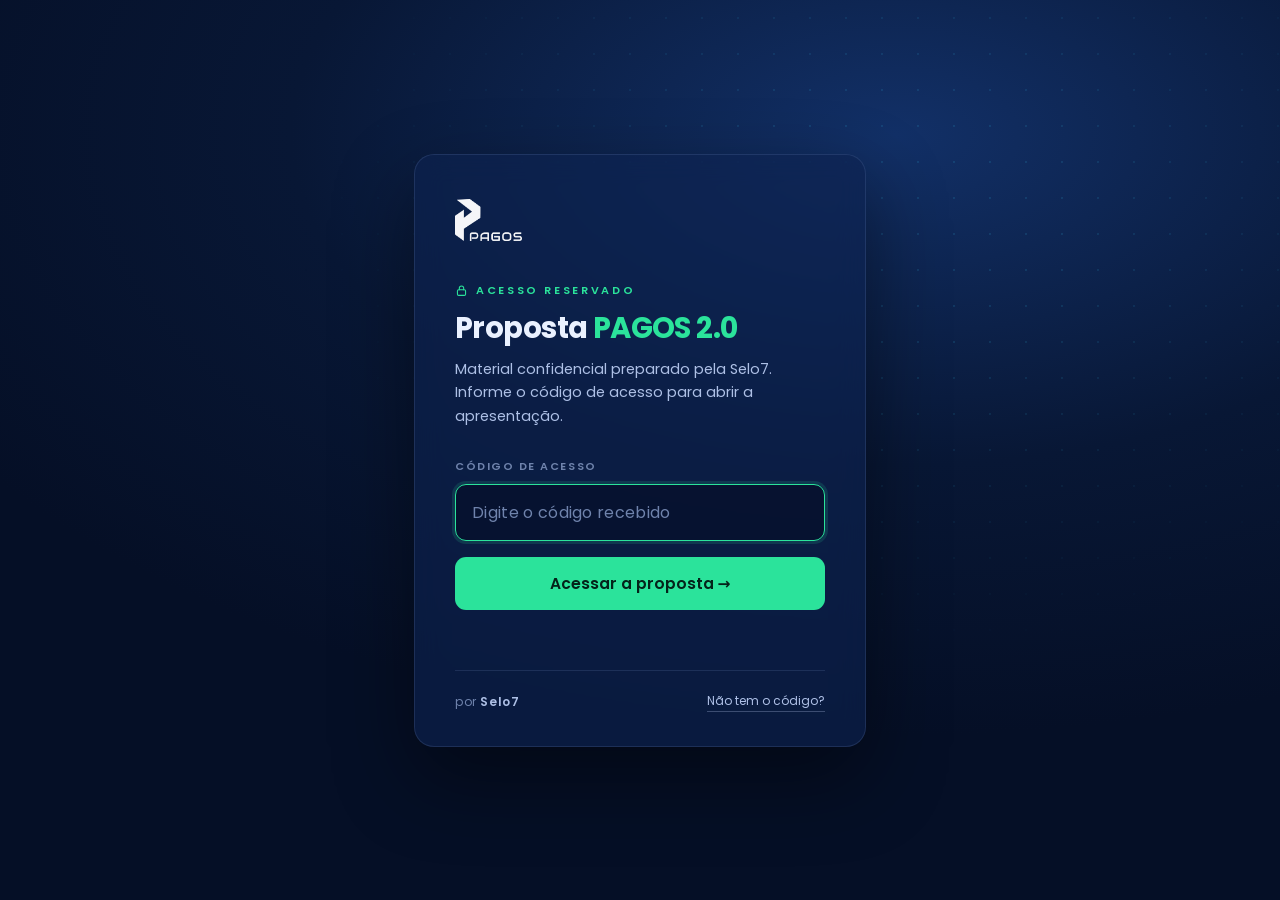
<file: propostas/pagos/prototipo-artigo.html>
<!DOCTYPE html>
<html lang="pt-BR">
<head>
<meta charset="UTF-8">
<meta name="robots" content="noindex, nofollow, noarchive">
<script>/* acesso reservado - Selo7 */(function(){try{var t=localStorage.getItem("s7p_pagos_ok");if(t&&(Date.now()-parseInt(t,10))<60*864e5)return;var p=location.pathname.split("/").pop();if(/^[a-z0-9-]+\.html$/.test(p))localStorage.setItem("s7p_pagos_next",p);location.replace("./")}catch(e){}})();</script>
<meta name="viewport" content="width=device-width, initial-scale=1.0">
<title>Pix Automático muda a régua da recorrência no varejo — PAGOS</title>
<link rel="preconnect" href="https://fonts.googleapis.com">
<link rel="preconnect" href="https://fonts.gstatic.com" crossorigin>
<link href="https://fonts.googleapis.com/css2?family=Poppins:wght@400;500;600;700&family=Source+Serif+4:opsz,wght@8..60,400;8..60,600;8..60,700&display=swap" rel="stylesheet">
<style>
:root{
  --navy-950:#050F26; --navy-900:#081735; --navy-800:#0D2350;
  --blue:#1E6BF2; --cyan:#35C7F0; --green:#2BE39B; --green-dark:#0FBF7E;
  --paper:#FFFFFF; --paper-2:#F4F8FE; --ink:#0B1B3A; --ink-soft:#44557A; --ink-3:#7A89A8;
  --line:rgba(255,255,255,.09); --line-ink:rgba(11,27,58,.1);
  --sans:'Poppins',system-ui,sans-serif; --serif:'Source Serif 4',Georgia,serif;
}
*{margin:0;padding:0;box-sizing:border-box}
html{scroll-behavior:smooth}
body{font-family:var(--sans);background:var(--paper);color:var(--ink);font-size:16px;line-height:1.65}
a{color:inherit;text-decoration:none}
img{max-width:100%}
button{font-family:var(--sans);cursor:pointer}
.wrap{max-width:1080px;margin:0 auto;padding:0 28px}
.wrap--read{max-width:760px}
.proto-badge{position:fixed;bottom:16px;left:16px;z-index:99;background:var(--ink);color:#fff;font-size:11px;letter-spacing:.06em;padding:7px 12px;border-radius:999px;opacity:.85}

/* barra de progresso de leitura */
.progress{position:fixed;top:0;left:0;height:3px;background:var(--green);z-index:60;width:0%}

.nav{background:var(--navy-900);position:sticky;top:0;z-index:50;border-bottom:1px solid var(--line)}
.nav__in{display:flex;align-items:center;gap:36px;height:72px}
.nav__logo img{height:34px;display:block}
.nav__links{display:flex;gap:30px;margin-left:auto}
.nav__links a{color:#C7D6F4;font-size:14.5px;font-weight:500}
.nav__links a:hover{color:#fff}
.btn{display:inline-flex;align-items:center;justify-content:center;gap:9px;font-weight:600;font-size:14px;border-radius:10px;padding:11px 20px;border:0;transition:transform .15s}
.btn--green{background:var(--green);color:#04351F}
.btn--green:hover{transform:translateY(-1px)}

/* cabeçalho do artigo */
.ahead{padding:56px 0 34px}
.crumb{font-size:12.5px;color:var(--ink-3);display:block;margin-bottom:22px}
.crumb a{color:var(--blue);font-weight:500}
.cat{display:inline-block;background:var(--green);color:#04351F;font-size:10.5px;font-weight:700;letter-spacing:.14em;padding:6px 13px;border-radius:6px;margin-bottom:18px}
.ahead h1{font-family:var(--serif);font-size:clamp(30px,4.4vw,46px);line-height:1.14;font-weight:700;letter-spacing:-.01em}
.standfirst{font-size:18.5px;color:var(--ink-soft);margin-top:16px;line-height:1.55;font-weight:400}
.meta{display:flex;align-items:center;gap:16px;margin-top:28px;padding-top:22px;border-top:1px solid var(--line-ink);flex-wrap:wrap}
.meta__av{width:52px;height:52px;border-radius:50%;overflow:hidden;flex-shrink:0}
.meta__av img{width:100%;height:100%;object-fit:cover}
.meta b{font-size:14.5px;font-weight:600;display:block}
.meta small{font-size:12.5px;color:var(--ink-soft)}
.meta .when{margin-left:auto;text-align:right;font-size:12.5px;color:var(--ink-3)}
.share{display:flex;gap:8px}
.share button{width:38px;height:38px;border-radius:50%;border:1px solid var(--line-ink);background:#fff;font-size:14px;color:var(--ink-soft);transition:all .15s}
.share button:hover{background:var(--blue);color:#fff;border-color:var(--blue)}

/* imagem hero */
.aimg{border-radius:16px;background:linear-gradient(130deg,var(--navy-800),var(--blue) 75%,var(--cyan));aspect-ratio:21/9;position:relative;overflow:hidden;display:flex;align-items:flex-end;padding:20px;margin:10px 0 44px}
.aimg::before{content:"";position:absolute;inset:0;background-image:radial-gradient(rgba(255,255,255,.15) 1px,transparent 1px);background-size:26px 26px}
.aimg--ph{background-size:cover !important;background-position:center 32%}
.aimg--ph::before{display:none}
.aimg--ph span{background:rgba(5,15,38,.65);padding:5px 10px;border-radius:6px}
.aimg span{position:relative;font-size:11px;color:#C7E4FF;letter-spacing:.1em;font-weight:600}

/* corpo do artigo */
.abody{font-family:var(--serif);font-size:18.5px;line-height:1.8;color:#1C2C52}
.abody p{margin-bottom:26px}
.abody p:first-of-type::first-letter{font-size:58px;font-weight:700;float:left;line-height:.85;margin:6px 12px 0 0;color:var(--blue)}
.abody h2{font-family:var(--sans);font-size:23px;font-weight:700;color:var(--ink);letter-spacing:-.01em;margin:40px 0 16px}
.abody b{color:var(--ink)}
.abody ul{margin:0 0 26px 22px}
.abody li{margin-bottom:10px}
.pull{font-size:24px;line-height:1.5;font-weight:600;color:var(--ink);border-left:4px solid var(--green-dark);padding:6px 0 6px 26px;margin:36px 0}
.databox{font-family:var(--sans);background:var(--paper-2);border:1px solid var(--line-ink);border-radius:14px;padding:24px 26px;margin:36px 0}
.databox h3{font-size:11px;letter-spacing:.18em;color:var(--blue);font-weight:700;margin-bottom:14px}
.databox .row{display:flex;justify-content:space-between;gap:14px;font-size:14px;padding:9px 0;border-top:1px solid var(--line-ink)}
.databox .row:first-of-type{border-top:0}
.databox .row b{font-weight:700}
.databox small{display:block;font-size:11px;color:var(--ink-3);margin-top:12px}

/* CTA newsletter no corpo */
.inline-nl{font-family:var(--sans);background:var(--navy-900);color:#fff;border-radius:14px;padding:26px 28px;margin:40px 0;display:flex;gap:20px;align-items:center;flex-wrap:wrap}
.inline-nl b{font-size:15px;display:block}
.inline-nl small{color:#C7D6F4;font-size:12.5px}
.inline-nl form{display:flex;gap:8px;flex:1;min-width:260px}
.inline-nl input{flex:1;background:rgba(255,255,255,.09);border:1px solid rgba(255,255,255,.25);border-radius:9px;padding:11px 13px;color:#fff;font-family:var(--sans);font-size:13px}
.inline-nl input::placeholder{color:#8FA5D0}

/* tags */
.tags{display:flex;gap:8px;flex-wrap:wrap;margin:40px 0}
.tags a{font-family:var(--sans);font-size:12px;font-weight:600;color:var(--blue);border:1px solid rgba(30,107,242,.3);border-radius:999px;padding:7px 15px}
.tags a:hover{background:rgba(30,107,242,.06)}

/* autor */
.author{font-family:var(--sans);background:var(--paper-2);border:1px solid var(--line-ink);border-radius:16px;padding:28px;display:flex;gap:20px;align-items:center;margin:10px 0 50px}
.author img{width:76px;height:76px;border-radius:50%;object-fit:cover;flex-shrink:0}
.author h3{font-size:16px;font-weight:600}
.author p{font-size:13px;color:var(--ink-soft);margin:4px 0 8px}
.author a{font-size:13px;font-weight:600;color:var(--blue)}

/* relacionadas */
.rel{background:var(--paper-2);padding:64px 0;border-top:1px solid var(--line-ink)}
.kicker{font-size:11.5px;font-weight:600;letter-spacing:.2em;color:var(--blue);display:block;margin-bottom:10px}
.rel h2{font-size:24px;font-weight:700;margin-bottom:28px}
.rgrid{display:grid;grid-template-columns:repeat(3,1fr);gap:22px}
.rcard{background:#fff;border:1px solid var(--line-ink);border-radius:14px;overflow:hidden;transition:transform .15s,box-shadow .15s;display:flex;flex-direction:column}
.rcard:hover{transform:translateY(-4px);box-shadow:0 14px 34px rgba(11,27,58,.09)}
.rcard .m{height:110px;background:linear-gradient(120deg,#0A3D63,var(--cyan));position:relative}
.rcard .m.v2{background:linear-gradient(120deg,#123067,var(--green-dark))}
.rcard .m.v3{background:linear-gradient(120deg,var(--navy-800),var(--blue))}
.rcard .m--ph{background-size:cover !important;background-position:center}
.rcard .m i{position:absolute;left:12px;bottom:12px;background:rgba(255,255,255,.93);color:var(--navy-900);font-style:normal;font-size:9.5px;font-weight:700;letter-spacing:.12em;padding:4px 9px;border-radius:5px;z-index:1}
.rcard .b{padding:18px;display:flex;flex-direction:column;gap:8px;flex:1}
.rcard h3{font-family:var(--serif);font-size:16.5px;line-height:1.3;font-weight:700}
.rcard small{margin-top:auto;font-size:11.5px;color:var(--ink-3)}

footer{background:var(--navy-900);color:#8FA5D0;padding:40px 0 30px}
.foot{display:flex;justify-content:space-between;gap:20px;flex-wrap:wrap;font-size:12px}
.foot b{color:#C7D6F4;font-weight:500}

@media(max-width:900px){
  .nav__links{display:none}
  .rgrid{grid-template-columns:1fr}
  .meta .when{margin-left:0;text-align:left;width:100%}
  .abody{font-size:17px}
}
/* ── mobile fino ── */
html,body{overflow-x:hidden}
@media(max-width:560px){
  .wrap{padding:0 20px}
  .ahead{padding:40px 0 26px}
  .ahead h1{font-size:27px}
  .standfirst{font-size:16px}
  .abody{font-size:16.5px}
  .abody p:first-of-type::first-letter{font-size:44px}
  .pull{font-size:19px;padding-left:18px}
  .databox{padding:18px}
  .databox .row{flex-wrap:wrap;gap:6px}
  .inline-nl{padding:20px}
  .author{flex-direction:column;text-align:center;padding:22px}
  .aimg{aspect-ratio:16/10}
  .rel{padding:48px 0}
}
</style>
</head>
<body>

<div class="progress" id="prog"></div>
<div class="proto-badge">Protótipo Selo7 · dados ilustrativos</div>

<nav class="nav">
  <div class="wrap nav__in">
    <a class="nav__logo" href="prototipo-home.html"><img src="assets/logo-branca.webp" alt="Pagos"></a>
    <div class="nav__links">
      <a href="prototipo-home.html">A Pagos</a><a href="prototipo-publicacoes.html">Publicações</a><a href="prototipo-home.html#eventos">Eventos</a><a href="prototipo-home.html#conteudo" style="color:#fff">Conteúdo</a><a href="#">Fale Conosco</a>
    </div>
    <button class="btn btn--green">Seja associado</button>
  </div>
</nav>

<!-- CABEÇALHO DO ARTIGO -->
<header class="ahead">
  <div class="wrap wrap--read">
    <span class="crumb"><a href="prototipo-home.html">Home</a> / <a href="prototipo-home.html#conteudo">Conteúdo</a> / Regulação</span>
    <span class="cat">REGULAÇÃO</span>
    <h1>Pix Automático muda a régua da recorrência no varejo</h1>
    <p class="standfirst">Assinaturas, mensalidades e cobrança recorrente entram em nova fase com a agenda do Banco Central — e a conta muda mais para o facilitador do que para o banco. O que os associados precisam decidir ainda neste semestre.</p>
    <div class="meta">
      <div class="meta__av"><img src="assets/daniel.webp" alt="Daniel Nery"></div>
      <div>
        <b>Daniel Nery</b>
        <small>VP Facilitadores de Pagamentos · Associação Pagos</small>
      </div>
      <div class="when">
        16 jul 2026, 09h40<br>6 min de leitura
      </div>
      <div class="share">
        <button title="Compartilhar no LinkedIn" aria-label="LinkedIn">in</button>
        <button title="Compartilhar no WhatsApp" aria-label="WhatsApp">✆</button>
        <button title="Copiar link" aria-label="Copiar link">⧉</button>
      </div>
    </div>
  </div>
</header>

<div class="wrap wrap--read">
  <div class="aimg aimg--ph" style="background-image:url('assets/foto-noticia.webp')"><span>FOTO · GERADA NO PAINEL COM IA</span></div>
</div>

<!-- CORPO -->
<article class="wrap wrap--read abody">
  <p>Quem opera cobrança recorrente sabe: o problema nunca foi cobrar, foi prever. O cartão resolve a previsibilidade com um custo que o lojista conhece de cor; o boleto resolve o custo criando inadimplência. O Pix Automático chega prometendo o melhor dos dois mundos — e é exatamente por isso que ele muda a régua de todo o mercado de recorrência.</p>
  <p>O comunicado do Banco Central da semana passada encerrou a fase de testes e colocou datas na mesa. A partir daí, a conversa deixou de ser técnica e virou comercial: <b>quem captura a recorrência captura o cliente</b> — e o cliente de recorrência é o mais fiel que existe no varejo.</p>

  <div class="pull">"O facilitador que tratar o Pix Automático como uma tarifa a menos vai perder a discussão. Isso não é preço — é produto."</div>

  <h2>O que muda na prática</h2>
  <p>Para os associados da Pagos, três frentes exigem decisão ainda neste semestre:</p>
  <ul>
    <li><b>Grade de produto:</b> a recorrência via Pix precisa nascer integrada à esteira atual — split, conciliação e antecipação inclusos — ou vira produto de segunda classe;</li>
    <li><b>Precificação:</b> a régua de comparação do lojista será o MDR do cartão. A margem está na gestão do fluxo, não na transação;</li>
    <li><b>Experiência de autorização:</b> o mandato de consentimento é o novo checkout. Quem simplificar o opt-in do pagador leva a base.</li>
  </ul>

  <div class="databox">
    <h3>OS NÚMEROS DA RECORRÊNCIA</h3>
    <div class="row"><span>Participação de cobranças recorrentes no faturamento do varejo de serviços</span><b>~31%</b></div>
    <div class="row"><span>Custo médio de aceitação em cartão (crédito, recorrente)</span><b>2,9%</b></div>
    <div class="row"><span>Inadimplência média do boleto em assinaturas</span><b>12–18%</b></div>
    <small>Dados ilustrativos para o protótipo. No site final: dados do Panorama Pagos e do futuro Índice de Custo de Aceitação, com fonte e data.</small>
  </div>

  <h2>Onde a Pagos entra</h2>
  <p>A associação levará ao Banco Central, na consulta que abre em agosto, a posição construída no nosso grupo de trabalho: interoperabilidade plena dos mandatos entre instituições e regras de portabilidade que não travem a competição. A defesa é simples — <b>recorrência boa é recorrência que o pagador controla e o mercado inteiro consegue operar</b>.</p>

  <div class="inline-nl">
    <div>
      <b>Recebeu esta análise de alguém?</b>
      <small>Assine o PAGOS Conecta — toda terça, 7h, no seu e-mail.</small>
    </div>
    <form onsubmit="event.preventDefault();this.innerHTML='<b style=\'color:var(--green)\'>✓ Bem-vindo ao Conecta!</b>'">
      <input type="email" placeholder="Seu melhor e-mail" required>
      <button class="btn btn--green" type="submit">Assinar</button>
    </form>
  </div>

  <p>O semestre vai separar quem viu o Pix Automático como ameaça de quem viu como o maior redesenho de receita desde a abertura da adquirência. Da parte da Pagos, seguimos do lado de quem constrói — e o convite para essa construção está aberto a todos os associados no GT de Facilitadores.</p>

  <div class="tags">
    <a href="#">#PixAutomático</a><a href="#">#Recorrência</a><a href="#">#Regulação</a><a href="#">#Facilitadores</a><a href="#">#BancoCentral</a>
  </div>

  <div class="author">
    <img src="assets/daniel.webp" alt="Daniel Nery">
    <div>
      <h3>Daniel Nery</h3>
      <p>VP Facilitadores de Pagamentos da Associação Pagos. Atua há mais de 15 anos no mercado de meios de pagamento, com passagens por adquirência e subadquirência.</p>
      <a href="#">Todos os 6 artigos de Daniel Nery →</a>
    </div>
  </div>
</article>

<!-- RELACIONADAS -->
<section class="rel">
  <div class="wrap">
    <span class="kicker">CONTINUE LENDO</span>
    <h2>Relacionadas</h2>
    <div class="rgrid">
      <a class="rcard" href="#">
        <div class="m m--ph" style="background-image:url('assets/foto-cartoes.webp')"><i>EMISSÃO</i></div>
        <div class="b"><h3>Pré-pagos: o que a revisão do interchange significa para emissores</h3><small>Valéria Carrete · 15 jul 2026</small></div>
      </a>
      <a class="rcard" href="#">
        <div class="m m--ph" style="background-image:url('assets/foto-tokens.webp')"><i>TOKENIZAÇÃO</i></div>
        <div class="b"><h3>Tokens de recebíveis saem do piloto — e o mercado precisa de trilhos</h3><small>Luiz Carlos Pereira · 14 jul 2026</small></div>
      </a>
      <a class="rcard" href="#">
        <div class="m m--ph" style="background-image:url('assets/foto-evento.webp')"><i>REGULAÇÃO</i></div>
        <div class="b"><h3>O que as arquitetas dos pagamentos nos ensinaram sobre o futuro do setor</h3><small>Valéria Carrete · 29 mai 2026</small></div>
      </a>
    </div>
  </div>
</section>

<footer>
  <div class="wrap foot">
    <span>© 2026 Associação Pagos · pagos.org.br</span>
    <span>Tecnologia e comunicação: <b>Selo7</b></span>
  </div>
</footer>

<script>
window.addEventListener('scroll',()=>{
  const h=document.documentElement;
  document.getElementById('prog').style.width=(h.scrollTop/(h.scrollHeight-h.clientHeight)*100)+'%';
},{passive:true});
</script>
</body>
</html>
</file>
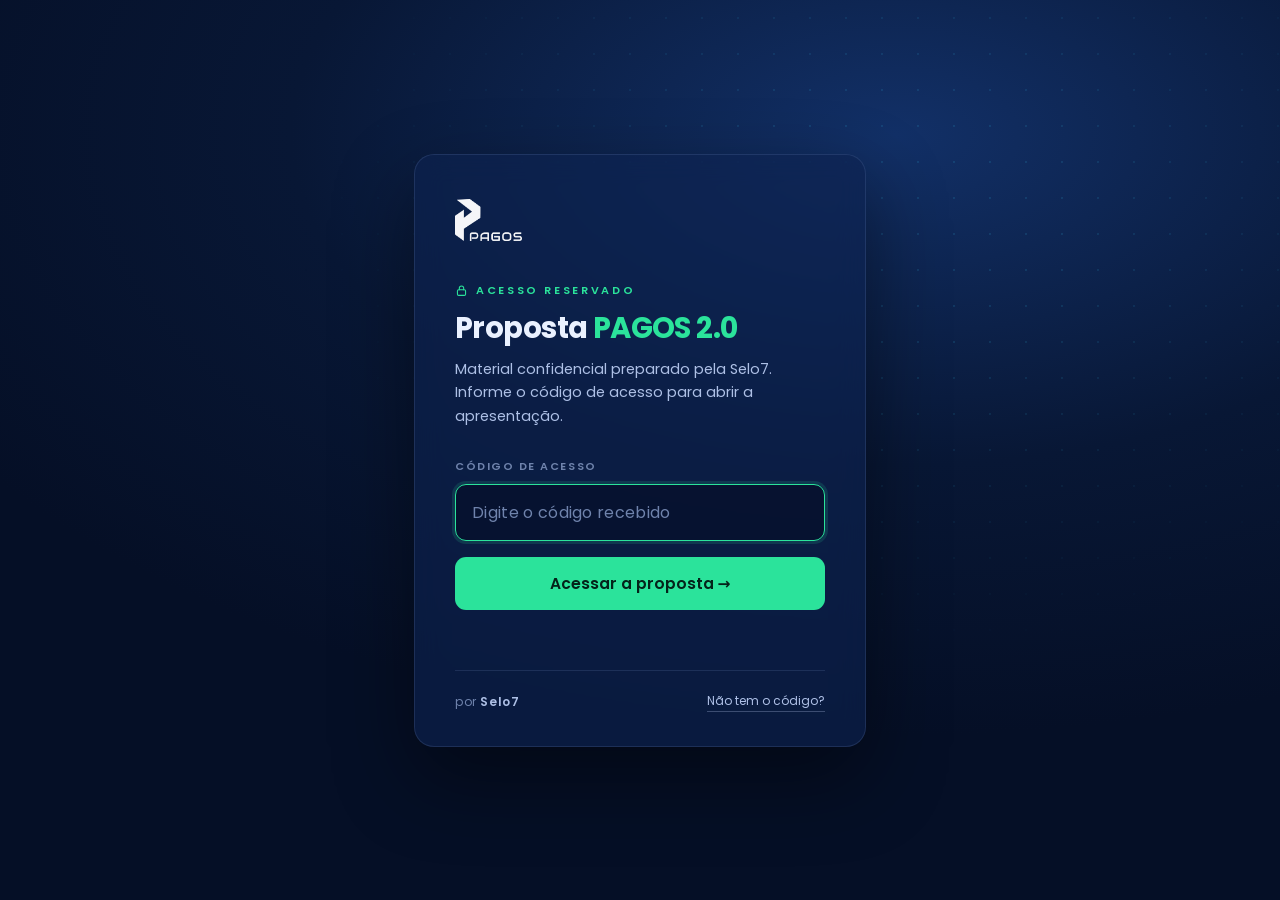
<file: propostas/pagos/prototipo-evento.html>
<!DOCTYPE html>
<html lang="pt-BR">
<head>
<meta charset="UTF-8">
<meta name="robots" content="noindex, nofollow, noarchive">
<script>/* acesso reservado - Selo7 */(function(){try{var t=localStorage.getItem("s7p_pagos_ok");if(t&&(Date.now()-parseInt(t,10))<60*864e5)return;var p=location.pathname.split("/").pop();if(/^[a-z0-9-]+\.html$/.test(p))localStorage.setItem("s7p_pagos_next",p);location.replace("./")}catch(e){}})();</script>
<meta name="viewport" content="width=device-width, initial-scale=1.0">
<title>Arquitetas dos Pagamentos — Reunião Mensal PAGOS · evento realizado</title>
<link rel="preconnect" href="https://fonts.googleapis.com">
<link rel="preconnect" href="https://fonts.gstatic.com" crossorigin>
<link href="https://fonts.googleapis.com/css2?family=Poppins:wght@400;500;600;700&family=Source+Serif+4:opsz,wght@8..60,600;8..60,700&display=swap" rel="stylesheet">
<style>
:root{
  --navy-950:#050F26; --navy-900:#081735; --navy-800:#0D2350;
  --blue:#1E6BF2; --cyan:#35C7F0; --green:#2BE39B; --green-dark:#0FBF7E;
  --paper:#F4F8FE; --ink:#0B1B3A; --ink-soft:#44557A;
  --line:rgba(255,255,255,.09); --line-ink:rgba(11,27,58,.1);
  --sans:'Poppins',system-ui,sans-serif; --serif:'Source Serif 4',Georgia,serif;
}
*{margin:0;padding:0;box-sizing:border-box}
html{scroll-behavior:smooth}
body{font-family:var(--sans);background:var(--paper);color:var(--ink);font-size:16px;line-height:1.65}
a{color:inherit;text-decoration:none}
img{max-width:100%}
.wrap{max-width:1080px;margin:0 auto;padding:0 28px}
.proto-badge{position:fixed;bottom:16px;left:16px;z-index:99;background:var(--ink);color:#fff;font-size:11px;letter-spacing:.06em;padding:7px 12px;border-radius:999px;opacity:.85}

.nav{background:var(--navy-900);position:sticky;top:0;z-index:50;border-bottom:1px solid var(--line)}
.nav__in{display:flex;align-items:center;gap:36px;height:72px}
.nav__logo img{height:34px;display:block}
.nav__links{display:flex;gap:30px;margin-left:auto}
.nav__links a{color:#C7D6F4;font-size:14.5px;font-weight:500}
.nav__links a:hover{color:#fff}
.btn{display:inline-flex;align-items:center;justify-content:center;gap:9px;font-family:var(--sans);font-weight:600;font-size:14.5px;border-radius:10px;padding:12px 22px;cursor:pointer;border:0;transition:transform .15s,box-shadow .15s}
.btn--green{background:var(--green);color:#04351F}
.btn--green:hover{transform:translateY(-1px);box-shadow:0 8px 24px rgba(43,227,155,.35)}
.btn--ghost{background:transparent;color:#fff;border:1.5px solid rgba(255,255,255,.35)}

/* hero do evento */
.ehero{background:radial-gradient(1000px 520px at 80% 10%,#123067,var(--navy-900) 55%,var(--navy-950));color:#fff;padding:64px 0 56px;position:relative;overflow:hidden}
.ehero::before{content:"";position:absolute;inset:0;background-image:radial-gradient(rgba(53,199,240,.12) 1px,transparent 1px);background-size:32px 32px;mask-image:radial-gradient(700px 400px at 75% 30%,#000 20%,transparent 75%)}
.ehero .wrap{position:relative}
.crumb{font-size:12.5px;color:#8FA5D0;margin-bottom:26px;display:block}
.crumb a{color:#C7D6F4}
.crumb a:hover{color:#fff}
.status{display:inline-flex;align-items:center;gap:8px;background:rgba(43,227,155,.12);border:1px solid rgba(43,227,155,.4);color:var(--green);font-size:11px;font-weight:700;letter-spacing:.14em;padding:6px 14px;border-radius:999px;margin-bottom:20px}
.etype{font-size:12px;letter-spacing:.22em;color:#8FD4FF;font-weight:600;display:block;margin-bottom:12px}
.ehero h1{font-size:clamp(34px,4.6vw,54px);line-height:1.08;font-weight:700;letter-spacing:-.015em;max-width:18ch}
.ehero .sub{color:#C7D6F4;font-size:17px;margin-top:18px;max-width:56ch}
.efacts{display:flex;gap:36px;flex-wrap:wrap;margin-top:36px;padding-top:26px;border-top:1px solid var(--line)}
.efact small{display:block;font-size:10.5px;letter-spacing:.16em;color:#8FA5D0;font-weight:600;margin-bottom:4px}
.efact b{font-size:15px;font-weight:600}

/* corpo */
.sec{padding:70px 0}
.kicker{font-size:11.5px;font-weight:600;letter-spacing:.2em;color:var(--blue);display:block;margin-bottom:10px}
.sec h2{font-size:27px;font-weight:700;letter-spacing:-.01em;margin-bottom:8px}
.sec .intro{color:var(--ink-soft);font-size:15.5px;max-width:66ch}

/* o que foi discutido */
.recap{display:grid;grid-template-columns:1.4fr .8fr;gap:34px;margin-top:34px;align-items:start}
.article{font-size:16px}
.article p{margin-bottom:18px;color:#22345C}
.article p:first-of-type::first-letter{font-family:var(--serif);font-size:46px;font-weight:700;float:left;line-height:.9;margin:4px 10px 0 0;color:var(--blue)}
.pull{font-family:var(--serif);font-size:21px;line-height:1.45;color:var(--ink);border-left:3px solid var(--green-dark);padding-left:22px;margin:26px 0}
.pull small{display:block;font-family:var(--sans);font-size:12px;color:var(--ink-soft);margin-top:10px;font-weight:600}
.panels{background:#fff;border:1px solid var(--line-ink);border-radius:16px;padding:26px;position:sticky;top:92px}
.panels h3{font-size:12px;letter-spacing:.14em;color:var(--ink-soft);font-weight:600;margin-bottom:16px}
.panel-i{padding:13px 0;border-top:1px solid var(--line-ink)}
.panel-i:first-of-type{border-top:0}
.panel-i b{display:block;font-size:14px;font-weight:600}
.panel-i span{font-size:12.5px;color:var(--ink-soft)}

/* palestrantes */
.speakers{display:grid;grid-template-columns:repeat(4,1fr);gap:18px;margin-top:34px}
.spk{background:#fff;border:1px solid var(--line-ink);border-radius:14px;padding:22px;text-align:center}
.spk .avatar{width:64px;height:64px;border-radius:50%;background:linear-gradient(140deg,var(--blue),var(--cyan));color:#fff;display:flex;align-items:center;justify-content:center;font-weight:600;font-size:18px;margin:0 auto 12px;overflow:hidden}
.spk .avatar img{width:100%;height:100%;object-fit:cover}
.spk h3{font-size:14.5px;font-weight:600}
.spk p{font-size:12px;color:var(--ink-soft)}

/* galeria */
.gal{display:grid;grid-template-columns:repeat(4,1fr);grid-auto-rows:150px;gap:12px;margin-top:34px}
.gal .ph{border-radius:12px;background:linear-gradient(140deg,var(--navy-800),var(--blue));position:relative;overflow:hidden;display:flex;align-items:flex-end;padding:12px;transition:transform .15s}
.gal .ph:hover{transform:scale(1.02)}
.gal .ph::before{content:"";position:absolute;inset:0;background-image:radial-gradient(rgba(255,255,255,.16) 1px,transparent 1px);background-size:20px 20px}
.gal .ph span{position:relative;font-size:10.5px;color:#C7E4FF;letter-spacing:.08em;font-weight:600}
.gal .ph--wide{grid-column:span 2}
.gal .ph--v2{background:linear-gradient(140deg,#0A3D63,var(--cyan))}
.gal .ph--v3{background:linear-gradient(140deg,#123067,var(--green-dark))}
.gal-note{font-size:12.5px;color:var(--ink-soft);margin-top:14px}

/* vídeos */
.vids{display:grid;grid-template-columns:1.3fr .85fr .85fr;gap:16px;margin-top:34px}
.vid{border-radius:14px;background:var(--navy-900);color:#fff;aspect-ratio:16/10;position:relative;overflow:hidden;display:flex;flex-direction:column;justify-content:flex-end;padding:18px;cursor:pointer}
.vid::before{content:"";position:absolute;inset:0;background:radial-gradient(400px 200px at 30% 20%,rgba(30,107,242,.5),transparent 70%)}
.vid .play{position:absolute;top:50%;left:50%;transform:translate(-50%,-50%);width:54px;height:54px;border-radius:50%;background:rgba(43,227,155,.95);color:#04351F;display:flex;align-items:center;justify-content:center;font-size:18px;transition:transform .15s}
.vid:hover .play{transform:translate(-50%,-50%) scale(1.1)}
.vid b{position:relative;font-size:14px;font-weight:600;line-height:1.35}
.vid small{position:relative;font-size:11px;color:#9FDCFF;letter-spacing:.08em;font-weight:600;margin-bottom:4px}

/* ingressos (como funcionou a inscrição) */
.tix{display:grid;grid-template-columns:repeat(3,1fr);gap:16px;margin-top:34px}
.tk{background:#fff;border:1px solid var(--line-ink);border-radius:14px;padding:24px;position:relative}
.tk.sold::after{content:"ESGOTADO";position:absolute;top:16px;right:16px;font-size:9.5px;font-weight:700;letter-spacing:.12em;color:#B4432F;background:rgba(180,67,47,.1);padding:4px 9px;border-radius:6px}
.tk small{font-size:10.5px;letter-spacing:.14em;color:var(--ink-soft);font-weight:600}
.tk .p{font-size:23px;font-weight:700;margin:8px 0 4px}
.tk .p em{font-style:normal;font-size:13px;font-weight:500;color:var(--ink-soft)}
.tk p{font-size:12.5px;color:var(--ink-soft)}

/* cobertura + clipping */
.cover2{display:grid;grid-template-columns:1.2fr .8fr;gap:20px;margin-top:34px}
.covcard{background:#fff;border:1px solid var(--line-ink);border-radius:16px;padding:28px}
.covcard h3{font-family:var(--serif);font-size:22px;font-weight:700;line-height:1.3;margin:10px 0 8px}
.covcard p{font-size:14px;color:var(--ink-soft)}
.byline{margin-top:16px;padding-top:14px;border-top:1px solid var(--line-ink);font-size:12.5px;color:var(--ink-soft)}
.byline b{color:var(--ink)}
.clip{background:#fff;border:1px solid var(--line-ink);border-radius:16px;padding:28px}
.clip h3{font-size:12px;letter-spacing:.14em;color:var(--ink-soft);font-weight:600;margin-bottom:14px}
.clip-i{display:flex;justify-content:space-between;gap:12px;padding:12px 0;border-top:1px solid var(--line-ink);font-size:13.5px}
.clip-i a{color:var(--blue);font-weight:600;white-space:nowrap}

/* mantenedores */
.spon{background:var(--navy-900);color:#fff;border-radius:20px;padding:44px;margin-top:70px;text-align:center}
.spon .kicker{color:var(--green)}
.spon h2{font-size:24px;font-weight:700;margin-bottom:26px}
.spon .logos{display:flex;gap:18px;justify-content:center;flex-wrap:wrap;margin-bottom:26px}
.spon .lg{background:rgba(255,255,255,.07);border:1px solid var(--line);border-radius:12px;padding:18px 34px;font-weight:700;font-size:17px;letter-spacing:.06em;color:#DCE9FF}
.spon p{color:#C7D6F4;font-size:14px;margin-bottom:20px}

/* CTA próximo */
.next{background:linear-gradient(140deg,var(--navy-800),var(--navy-950));color:#fff;padding:70px 0;margin-top:70px}
.next .wrap{display:flex;justify-content:space-between;align-items:center;gap:30px;flex-wrap:wrap}
.next h2{font-size:26px;font-weight:700}
.next p{color:#C7D6F4;font-size:15px;margin-top:6px}

footer{background:var(--navy-900);color:#8FA5D0;padding:40px 0 30px;border-top:1px solid var(--line)}
.foot{display:flex;justify-content:space-between;gap:20px;flex-wrap:wrap;font-size:12px}
.foot b{color:#C7D6F4;font-weight:500}

@media(max-width:900px){
  .nav__links{display:none}
  .recap,.cover2{grid-template-columns:1fr}
  .panels{position:static}
  .speakers,.tix{grid-template-columns:1fr 1fr}
  .gal{grid-template-columns:1fr 1fr;grid-auto-rows:130px}
  .vids{grid-template-columns:1fr}
}
/* ── mobile fino ── */
html,body{overflow-x:hidden}
@media(max-width:560px){
  .wrap{padding:0 20px}
  .sec{padding:52px 0}
  .ehero{padding:44px 0 40px}
  .ehero h1{font-size:30px}
  .efacts{gap:18px}
  .speakers,.tix{grid-template-columns:1fr}
  .gal{grid-template-columns:1fr 1fr;grid-auto-rows:110px}
  .gal .ph--wide{grid-column:span 2}
  .article{font-size:15px}
  .pull{font-size:18px}
  .spon{padding:28px 20px}
  .spon .lg{padding:14px 24px;font-size:15px}
  .next .wrap{flex-direction:column;align-items:flex-start}
  .cover2{grid-template-columns:1fr}
}
/* guias de clique (modo apresentação) */
.chint{position:absolute;z-index:60;display:inline-flex;align-items:center;gap:6px;background:var(--green);color:#04351F;font-size:12.5px;font-weight:700;padding:8px 14px;border-radius:999px;box-shadow:0 6px 22px rgba(43,227,155,.6);animation:chbob 1.3s ease-in-out infinite;pointer-events:none;white-space:nowrap}
.chint::before{content:"👆";font-size:14px}
@keyframes chbob{0%,100%{transform:translateY(0)}50%{transform:translateY(-6px)}}
.chpulse::after{content:"";position:absolute;inset:-6px;border:3px solid var(--green);border-radius:16px;animation:chring 1.5s ease-out infinite;pointer-events:none;z-index:59}
@keyframes chring{0%{opacity:.85;transform:scale(1)}100%{opacity:0;transform:scale(1.06)}}
body.guides-off .chint,body.guides-off .chpulse::after{display:none}
.gtoggle{position:fixed;bottom:16px;left:50%;transform:translateX(-50%);z-index:98;background:var(--navy-900);color:#fff;border:1px solid rgba(255,255,255,.25);border-radius:999px;padding:9px 18px;font-size:12.5px;font-weight:600;cursor:pointer;font-family:var(--sans);box-shadow:0 6px 20px rgba(0,0,0,.3)}
</style>
</head>
<body>

<div class="proto-badge">Protótipo Selo7 · dados ilustrativos</div>
<button class="gtoggle" onclick="document.body.classList.toggle('guides-off');this.textContent=document.body.classList.contains('guides-off')?'💡 Mostrar guias':'🙈 Ocultar guias'">🙈 Ocultar guias</button>

<nav class="nav">
  <div class="wrap nav__in">
    <a class="nav__logo" href="prototipo-home.html"><img src="assets/logo-branca.webp" alt="Pagos"></a>
    <div class="nav__links">
      <a href="prototipo-home.html">A Pagos</a><a href="prototipo-home.html#publicacoes">Publicações</a><a href="prototipo-home.html#eventos">Eventos</a><a href="prototipo-home.html#conteudo">Conteúdo</a><a href="#">Fale Conosco</a>
    </div>
    <button class="btn btn--green">Seja associado</button>
  </div>
</nav>

<!-- HERO DO EVENTO -->
<header class="ehero">
  <div class="wrap">
    <span class="crumb"><a href="prototipo-home.html">Home</a> / <a href="prototipo-home.html#eventos">Eventos</a> / Reunião Mensal · Maio 2026</span>
    <span class="status">✓ EVENTO REALIZADO</span>
    <span class="etype">REUNIÃO MENSAL PAGOS · EDIÇÃO ESPECIAL</span>
    <h1>Arquitetas dos Pagamentos</h1>
    <p class="sub">As mulheres que constroem a infraestrutura do dinheiro no Brasil — um encontro sobre liderança, regulação e o futuro do setor, com a casa cheia no Café Journal.</p>
    <div class="efacts">
      <div class="efact"><small>DATA</small><b>27 de maio de 2026 · 8h30</b></div>
      <div class="efact"><small>LOCAL</small><b>Café Journal · São Paulo, SP</b></div>
      <div class="efact"><small>PRESENÇAS</small><b>84 participantes · lotado</b></div>
      <div class="efact"><small>FORMATO</small><b>2 painéis + networking</b></div>
    </div>
  </div>
</header>

<!-- O QUE FOI DISCUTIDO -->
<section class="sec">
  <div class="wrap">
    <span class="kicker">COBERTURA OFICIAL</span>
    <h2>O que foi discutido</h2>
    <div class="recap">
      <div class="article">
        <p>Num setor em que a liderança feminina ainda é exceção nos palcos, a Reunião Mensal de maio inverteu o roteiro: foram as arquitetas dos pagamentos que ocuparam o centro da conversa — executivas que assinam, na prática, as decisões de produto, risco e regulação que movimentam o dinheiro do país.</p>
        <p>O primeiro painel abriu com a pergunta que atravessou a manhã: <b>quem desenha os trilhos por onde o dinheiro anda?</b> Da resposta saíram os temas centrais do semestre — a consulta do Banco Central sobre interoperabilidade, o avanço do Pix Automático sobre a recorrência e a pressão de custos sobre os facilitadores.</p>
        <div class="pull">"Infraestrutura de pagamento é política pública feita por mãos privadas. Quando a mesa não é diversa, o produto nasce enviesado."<small>— PAINELISTA CONVIDADA · PAINEL 1</small></div>
        <p>No segundo bloco, a régua virou para carreira e ecossistema: mentoria estruturada dentro das associadas, metas de liderança e o papel da Pagos como ponte — com o anúncio de um grupo de trabalho permanente dedicado ao tema, que nasce dentro do pilar <b>Pessoas e Ecossistema</b>.</p>
        <p>O encontro terminou como toda Reunião Mensal termina: com o networking valendo tanto quanto o palco — e com pauta encaminhada para as próximas edições.</p>
      </div>
      <aside class="panels">
        <h3>PROGRAMAÇÃO REALIZADA</h3>
        <div class="panel-i"><b>8h30 · Credenciamento e café</b><span>Networking de abertura</span></div>
        <div class="panel-i"><b>9h10 · Painel 1 — Quem desenha os trilhos</b><span>Infraestrutura, regulação e interoperabilidade</span></div>
        <div class="panel-i"><b>10h10 · Painel 2 — Carreira e ecossistema</b><span>Liderança feminina no setor de pagamentos</span></div>
        <div class="panel-i"><b>11h00 · Anúncios da diretoria</b><span>Novo GT permanente · agenda do semestre</span></div>
        <div class="panel-i"><b>11h20 · Networking</b><span>Encerramento</span></div>
      </aside>
    </div>
  </div>
</section>

<!-- PALESTRANTES -->
<section class="sec" style="padding-top:0">
  <div class="wrap">
    <span class="kicker">QUEM ESTEVE NO PALCO</span>
    <h2>Painelistas</h2>
    <div class="speakers">
      <div class="spk"><div class="avatar"><img src="assets/valeria.webp" alt="Valéria Carrete"></div><h3>Valéria Carrete</h3><p>VP Emissores · PAGOS<br>mediação</p></div>
      <div class="spk"><div class="avatar"><img src="assets/pedrina.webp" alt="Pedrina Braga"></div><h3>Pedrina Braga</h3><p>VP Regulatório e Compliance · PAGOS</p></div>
      <div class="spk"><div class="avatar">C1</div><h3>Convidada · Painel 1</h3><p>Executiva de infraestrutura<br>de pagamentos</p></div>
      <div class="spk"><div class="avatar">C2</div><h3>Convidada · Painel 2</h3><p>Executiva de fintech<br>associada PAGOS</p></div>
    </div>
  </div>
</section>

<!-- GALERIA -->
<section class="sec" style="padding-top:0">
  <div class="wrap">
    <span class="kicker">COMO FOI</span>
    <h2>Galeria de fotos</h2>
    <div class="gal">
      <div class="ph ph--wide"><span>ABERTURA · PLENÁRIA</span></div>
      <div class="ph ph--v2"><span>PAINEL 1</span></div>
      <div class="ph ph--v3"><span>CREDENCIAMENTO</span></div>
      <div class="ph ph--v3"><span>NETWORKING</span></div>
      <div class="ph"><span>PAINEL 2</span></div>
      <div class="ph ph--wide ph--v2"><span>FOTO OFICIAL · PAINELISTAS</span></div>
    </div>
    <p class="gal-note">No site final: galeria com as fotos oficiais do evento (lightbox + download para associados). As 32+ fotos de cada edição ficam organizadas por evento, para sempre.</p>
  </div>
</section>

<!-- VÍDEOS -->
<section class="sec" style="padding-top:0">
  <div class="wrap">
    <span class="kicker" style="position:relative;display:inline-block">ASSISTA <span class="chint" style="top:-10px;left:calc(100% + 12px)">cortes prontos para as redes</span></span>
    <h2>Vídeos e cortes</h2>
    <div class="vids">
      <div class="vid chpulse" style="position:relative"><div class="play">▶</div><small>ÍNTEGRA · 52 MIN</small><b>Painel 1 — Quem desenha os trilhos do dinheiro</b></div>
      <div class="vid"><div class="play">▶</div><small>CORTE · 2 MIN</small><b>"Infraestrutura é política pública feita por mãos privadas"</b></div>
      <div class="vid"><div class="play">▶</div><small>CORTE · 90 SEG</small><b>O anúncio do novo GT de liderança</b></div>
    </div>
  </div>
</section>

<!-- COMO FUNCIONOU A INSCRIÇÃO -->
<section class="sec" style="padding-top:0">
  <div class="wrap">
    <span class="kicker">INSCRIÇÕES DESTA EDIÇÃO</span>
    <h2>Como foi participar</h2>
    <div class="tix">
      <div class="tk sold"><small>ASSOCIADOS PAGOS</small><div class="p">Incluído <em>no plano</em></div><p>Vagas por plano: Mantenedor até 8 · Pleno até 5 · Start Up até 2 · MEI/PF 1</p></div>
      <div class="tk sold"><small>CONVIDADO DE ASSOCIADO</small><div class="p">Cortesia <em>limitada</em></div><p>1 convite por associado, sujeito a confirmação da organização</p></div>
      <div class="tk sold"><small>PROFISSIONAL NÃO ASSOCIADO</small><div class="p">R$ 350 <em>por pessoa</em></div><p>Acesso à edição + material do encontro. Melhor caminho: <a href="prototipo-home.html#associe-se" style="color:var(--blue);font-weight:600">associe-se →</a></p></div>
    </div>
  </div>
</section>

<!-- COBERTURA EDITORIAL + CLIPPING -->
<section class="sec" style="padding-top:0">
  <div class="wrap">
    <span class="kicker">DESDOBRAMENTOS</span>
    <h2>Leia e compartilhe</h2>
    <div class="cover2">
      <div class="covcard">
        <span class="kicker" style="margin-bottom:0">ARTIGO · BLOG PAGOS</span>
        <h3>O que as arquitetas dos pagamentos nos ensinaram sobre o futuro do setor</h3>
        <p>A síntese dos dois painéis, os três recados ao regulador e o compromisso que a Pagos assumiu no palco — por quem mediou a conversa.</p>
        <div class="byline">Por <b>Valéria Carrete</b> · VP Emissores · 29 mai 2026 · 7 min de leitura</div>
      </div>
      <div class="clip">
        <h3>NA MÍDIA</h3>
        <div class="clip-i"><span>Reunião da Pagos debate liderança feminina na infraestrutura financeira</span><a href="#">Ler →</a></div>
        <div class="clip-i"><span>Associação anuncia GT permanente de diversidade</span><a href="#">Ler →</a></div>
        <div class="clip-i"><span>Cobertura da edição no LinkedIn oficial</span><a href="#">Ver post →</a></div>
      </div>
    </div>

    <!-- MANTENEDORES -->
    <div class="spon">
      <span class="kicker">ESTA EDIÇÃO FOI VIABILIZADA POR</span>
      <h2>Mantenedores</h2>
      <div class="logos"><div class="lg">BMP</div><div class="lg">Ecomm</div><div class="lg">TNS</div></div>
      <p>Sua marca no palco onde o setor de pagamentos se encontra, todo mês.</p>
      <button class="btn btn--ghost">Quero ser mantenedor →</button>
    </div>
  </div>
</section>

<!-- CTA PRÓXIMO EVENTO -->
<section class="next">
  <div class="wrap">
    <div>
      <span class="kicker" style="color:var(--green)">PRÓXIMA REUNIÃO MENSAL · 28 JUL</span>
      <h2>O futuro dos facilitadores: consolidação ou especialização?</h2>
      <p>Café Journal, São Paulo · 8h30 · vagas por plano de associação</p>
    </div>
    <button class="btn btn--green">Garantir presença →</button>
  </div>
</section>

<footer>
  <div class="wrap foot">
    <span>© 2026 Associação Pagos · pagos.org.br</span>
    <span>Tecnologia e comunicação: <b>Selo7</b></span>
  </div>
</footer>

</body>
</html>
</file>
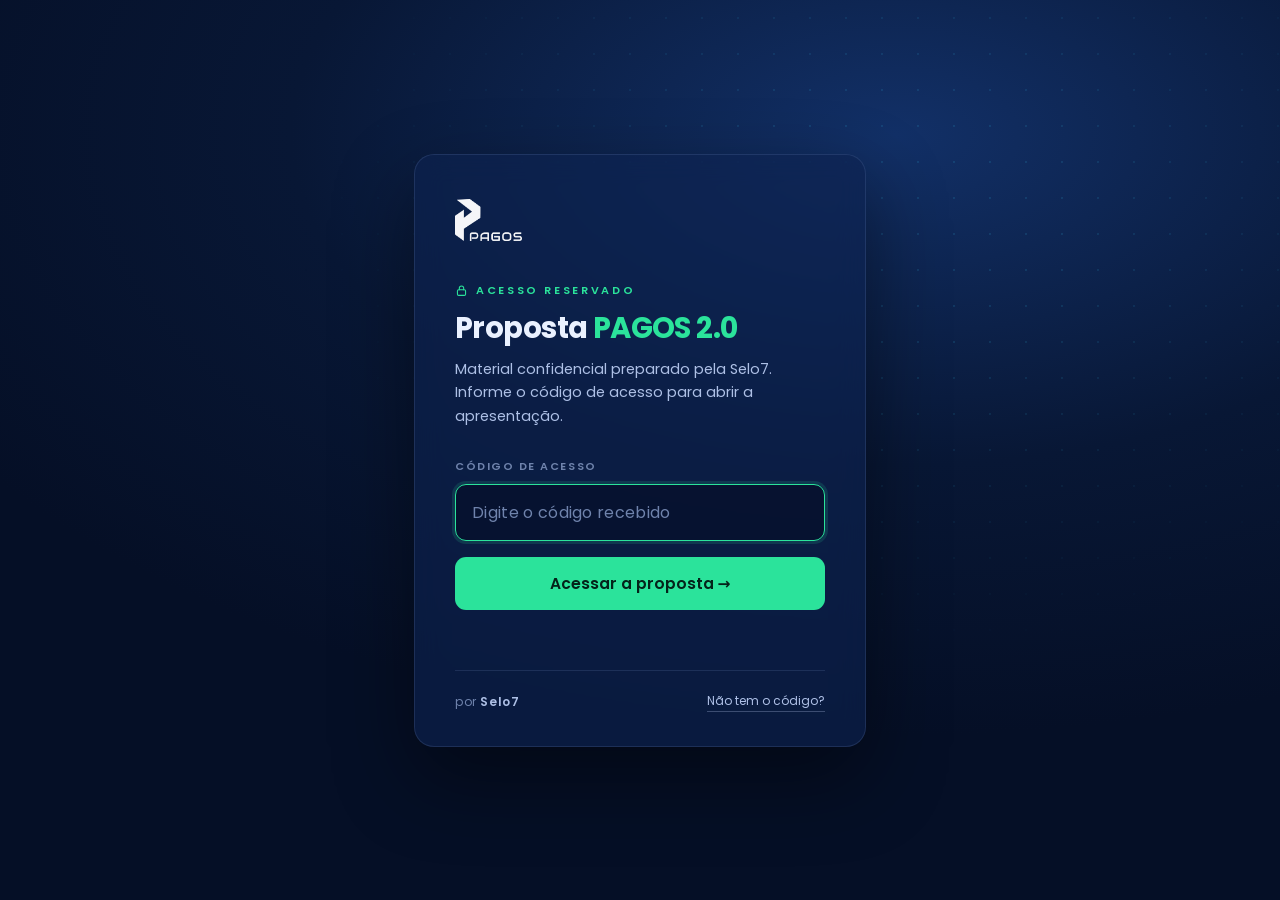
<file: propostas/pagos/prototipo-home-light.html>
<!DOCTYPE html>
<html lang="pt-BR">
<head>
<meta charset="UTF-8">
<meta name="robots" content="noindex, nofollow, noarchive">
<script>/* acesso reservado - Selo7 */(function(){try{var t=localStorage.getItem("s7p_pagos_ok");if(t&&(Date.now()-parseInt(t,10))<60*864e5)return;var p=location.pathname.split("/").pop();if(/^[a-z0-9-]+\.html$/.test(p))localStorage.setItem("s7p_pagos_next",p);location.replace("./")}catch(e){}})();</script>
<meta name="viewport" content="width=device-width, initial-scale=1.0">
<title>PAGOS — Instituições de Pagamento Construindo o Futuro (versão Soft)</title>
<link rel="preconnect" href="https://fonts.googleapis.com">
<link rel="preconnect" href="https://fonts.gstatic.com" crossorigin>
<link href="https://fonts.googleapis.com/css2?family=Poppins:wght@300;400;500;600;700&family=Source+Serif+4:opsz,wght@8..60,600;8..60,700&display=swap" rel="stylesheet">
<style>
:root{
  --bg:#FBFBFD; --bg-2:#F5F5F7; --card:#FFFFFF;
  --ink:#101828; --ink-2:#51586A; --ink-3:#8A91A3;
  --navy:#0B1B3A; --blue:#1E6BF2; --cyan:#35C7F0; --green:#0FBF7E; --green-soft:#2BE39B;
  --line:rgba(16,24,40,.08);
  --shadow:0 2px 6px rgba(16,24,40,.04),0 18px 44px rgba(16,24,40,.07);
  --sans:'Poppins',system-ui,-apple-system,'Segoe UI',sans-serif;
  --serif:'Source Serif 4',Georgia,serif;
}
*{margin:0;padding:0;box-sizing:border-box}
html{scroll-behavior:smooth}
body{font-family:var(--sans);background:var(--bg);color:var(--ink);font-size:16px;line-height:1.65}
a{color:inherit;text-decoration:none}
img{max-width:100%}
.wrap{max-width:1120px;margin:0 auto;padding:0 28px}
.proto-badge{position:fixed;bottom:16px;left:16px;z-index:99;background:var(--ink);color:#fff;font-size:11px;letter-spacing:.06em;padding:7px 12px;border-radius:999px;opacity:.85}

/* ticker */
.ticker{background:#fff;border-bottom:1px solid var(--line);overflow:hidden;white-space:nowrap;position:relative}
.ticker__label{position:absolute;left:0;top:0;bottom:0;z-index:2;display:flex;align-items:center;gap:8px;background:#fff;padding:0 18px 0 28px;color:var(--green);font-size:11px;font-weight:600;letter-spacing:.14em}
.dot{width:7px;height:7px;border-radius:50%;background:var(--green);animation:pulse 2s infinite}
@keyframes pulse{50%{opacity:.35}}
.ticker__track{display:inline-block;padding:9px 0;animation:tick 46s linear infinite}
.ticker__track span{color:var(--ink-2);font-size:12.5px;margin-right:56px}
.ticker__track b{color:var(--ink);font-weight:500}
.ticker__track em{color:var(--green);font-style:normal;font-weight:600}
@keyframes tick{from{transform:translateX(8%)}to{transform:translateX(-100%)}}
@media (prefers-reduced-motion:reduce){.ticker__track,.dot{animation:none}}

/* nav */
.nav{background:rgba(251,251,253,.85);backdrop-filter:blur(14px);position:sticky;top:0;z-index:50;border-bottom:1px solid var(--line)}
.nav__in{display:flex;align-items:center;gap:36px;height:64px}
.nav__logo img{height:30px;display:block}
.nav__links{display:flex;gap:30px;margin-left:auto}
.nav__links a{color:var(--ink-2);font-size:14px;font-weight:500;transition:color .2s}
.nav__links a:hover{color:var(--ink)}
.btn{display:inline-flex;align-items:center;justify-content:center;gap:9px;font-family:var(--sans);font-weight:600;font-size:14.5px;border-radius:999px;padding:12px 24px;cursor:pointer;border:0;transition:transform .15s,box-shadow .15s,background .15s}
.btn:focus-visible{outline:3px solid var(--cyan);outline-offset:2px}
.btn--green{background:var(--green);color:#fff}
.btn--green:hover{transform:translateY(-1px);box-shadow:0 10px 26px rgba(15,191,126,.3)}
.btn--link{background:transparent;color:var(--blue);padding:12px 6px}
.btn--link:hover{text-decoration:underline}

/* hero — centrado, estilo apple */
.hero{padding:96px 0 40px;text-align:center;background:linear-gradient(#fff,var(--bg))}
.eyebrow{font-size:12px;font-weight:600;letter-spacing:.22em;color:var(--green);display:block;margin-bottom:20px}
.hero h1{font-size:clamp(40px,5.4vw,68px);line-height:1.05;font-weight:700;letter-spacing:-.025em;max-width:18ch;margin:0 auto}
.hero h1 span{font-weight:400;color:var(--ink-2)}
.hero p{color:var(--ink-2);font-size:18.5px;font-weight:300;max-width:52ch;margin:24px auto 0}
.hero__ctas{display:flex;gap:16px;justify-content:center;margin-top:34px;flex-wrap:wrap}

/* órbita clara */
.orbit-stage{padding:30px 0 90px;background:radial-gradient(720px 420px at 50% 42%,rgba(53,199,240,.10),transparent 72%);position:relative}
.orbit-stage::before{content:"";position:absolute;inset:0;background-image:radial-gradient(rgba(30,107,242,.28) 1.2px,transparent 1.2px);background-size:30px 30px;mask-image:radial-gradient(340px 340px at var(--mx,50%) var(--my,45%),#000 20%,transparent 72%);pointer-events:none}
.orbit-stage .orbit{position:relative;z-index:1}
.orbit{position:relative;width:min(520px,92vw);aspect-ratio:1;margin:0 auto}
.orbit__ring{position:absolute;inset:0;border:1px solid rgba(30,107,242,.14);border-radius:50%}
.orbit__ring--2{inset:13%;border-color:rgba(30,107,242,.20)}
.orbit__ring--3{inset:27%;border-color:rgba(30,107,242,.10)}
.orbit__core{position:absolute;inset:35%;border-radius:50%;background:#fff;box-shadow:0 12px 50px rgba(30,107,242,.22),0 2px 8px rgba(16,24,40,.06);display:flex;align-items:center;justify-content:center}
.orbit__core img{width:56%;filter:drop-shadow(0 8px 16px rgba(30,107,242,.25))}
.orbit__spin{position:absolute;inset:0}
.orbit__sat{position:absolute;inset:0;animation:spin 26s linear infinite;pointer-events:none}
.orbit__sat--2{inset:13%;animation-duration:40s;animation-direction:reverse}
.orbit__sat i{position:absolute;top:0;left:50%;width:8px;height:8px;margin:-4px 0 0 -4px;border-radius:50%;background:var(--blue);box-shadow:0 0 12px rgba(30,107,242,.7)}
/* órbita real: o braço gira; a etiqueta contra-gira na mesma cadência e fica sempre em pé */
.orbiter{position:absolute;inset:8%;animation:spin 60s linear infinite}
.chip{position:absolute;left:50%;top:0;transform:translate(-50%,-50%);display:flex;flex-direction:column;align-items:center;gap:8px;width:122px;text-align:center;animation:counter 60s linear infinite;cursor:default}
.orbiter:nth-child(1),.orbiter:nth-child(1) .chip{animation-delay:0s}
.orbiter:nth-child(2),.orbiter:nth-child(2) .chip{animation-delay:-10s}
.orbiter:nth-child(3),.orbiter:nth-child(3) .chip{animation-delay:-20s}
.orbiter:nth-child(4),.orbiter:nth-child(4) .chip{animation-delay:-30s}
.orbiter:nth-child(5),.orbiter:nth-child(5) .chip{animation-delay:-40s}
.orbiter:nth-child(6),.orbiter:nth-child(6) .chip{animation-delay:-50s}
.chip__ic{width:54px;height:54px;border-radius:50%;background:#fff;box-shadow:var(--shadow);display:flex;align-items:center;justify-content:center;color:var(--blue);transition:transform .25s,box-shadow .25s}
.chip__ic svg{width:24px;height:24px;stroke:currentColor;fill:none;stroke-width:1.6;stroke-linecap:round;stroke-linejoin:round}
.chip span{font-size:10px;font-weight:600;letter-spacing:.1em;color:var(--ink-2);line-height:1.4;text-transform:uppercase;transition:color .25s}
.chip:hover .chip__ic{transform:scale(1.12);box-shadow:0 6px 30px rgba(30,107,242,.35)}
.chip:hover span{color:var(--ink)}
@keyframes spin{to{transform:rotate(360deg)}}
@keyframes counter{from{transform:translate(-50%,-50%) rotate(0deg)}to{transform:translate(-50%,-50%) rotate(-360deg)}}
@media (prefers-reduced-motion:reduce){.orbit__sat,.orbiter,.chip{animation:none}}

/* seções */
.sec{padding:88px 0}
.sec--gray{background:var(--bg-2)}
.sec__head{text-align:center;max-width:64ch;margin:0 auto 46px}
.kicker{font-size:11.5px;font-weight:600;letter-spacing:.2em;color:var(--blue);display:block;margin-bottom:12px}
.sec__head h2{font-size:clamp(28px,3.4vw,40px);font-weight:700;letter-spacing:-.02em}
.sec__head p{color:var(--ink-2);font-weight:300;font-size:16.5px;margin-top:12px}
.all{font-size:14px;font-weight:600;color:var(--blue)}

/* notícias */
.news{display:grid;grid-template-columns:repeat(3,1fr);gap:24px}
.card{background:var(--card);border-radius:20px;overflow:hidden;box-shadow:var(--shadow);transition:transform .18s;display:flex;flex-direction:column}
.card:hover{transform:translateY(-5px)}
.card__media{height:150px;background:linear-gradient(120deg,var(--navy),var(--blue) 90%);position:relative}
.card__media.alt{background:linear-gradient(120deg,#0A3D63,var(--cyan))}
.card__media.alt2{background:linear-gradient(120deg,#123067,var(--green))}
.tag{position:absolute;left:16px;bottom:16px;background:rgba(255,255,255,.92);color:var(--navy);font-size:10.5px;font-weight:700;letter-spacing:.12em;padding:5px 11px;border-radius:999px}
.card__media--ph{background-size:cover !important;background-position:center}
.mag img.mag__cover{width:186px;height:auto;aspect-ratio:auto;padding:0;display:block;background:none;box-shadow:0 26px 50px rgba(30,107,242,.3);border-radius:12px}
.card__body{padding:24px;display:flex;flex-direction:column;gap:10px;flex:1}
.card__body h3{font-family:var(--serif);font-size:20px;line-height:1.28;font-weight:700}
.card__body p{font-size:14px;color:var(--ink-2);font-weight:300}
.byline{margin-top:auto;padding-top:14px;border-top:1px solid var(--line);font-size:12.5px;color:var(--ink-3)}
.byline b{color:var(--ink);font-weight:600}

/* e-magazine */
.mag{background:var(--card);border-radius:26px;box-shadow:var(--shadow);padding:56px;display:grid;grid-template-columns:auto 1fr auto;gap:44px;align-items:center}
.mag__cover{width:168px;aspect-ratio:3/4;border-radius:12px;background:linear-gradient(160deg,var(--blue),#0A2458 85%);box-shadow:0 26px 50px rgba(30,107,242,.3);padding:18px;display:flex;flex-direction:column;justify-content:space-between;color:#fff}
.mag__cover .mtitle{font-weight:700;font-size:17px;line-height:1.2}
.mag__cover .msub{font-size:10px;color:#9FDCFF;letter-spacing:.14em}
.mag__txt h2{font-size:26px;font-weight:700;letter-spacing:-.01em;margin-bottom:10px}
.mag__txt p{color:var(--ink-2);font-size:15px;font-weight:300;max-width:44ch}
.mag__form{display:flex;flex-direction:column;gap:10px;min-width:270px}
.mag__form input{background:var(--bg-2);border:1px solid var(--line);border-radius:12px;padding:13px 15px;font-family:var(--sans);font-size:14px;color:var(--ink)}
.mag__form small{color:var(--ink-3);font-size:11.5px}

/* simulador claro */
.sim__grid{display:grid;grid-template-columns:1fr 1.15fr;gap:24px;align-items:stretch}
.panel{background:var(--card);border-radius:22px;box-shadow:var(--shadow);padding:32px}
.panel .row{margin-bottom:26px}
.panel label{display:block;font-size:11.5px;font-weight:600;letter-spacing:.1em;color:var(--ink-3);margin-bottom:9px}
.panel output{float:right;color:var(--green);font-weight:600;font-size:13.5px;letter-spacing:0}
.panel select{width:100%;background:var(--bg-2);border:1px solid var(--line);color:var(--ink);border-radius:12px;padding:12px;font-family:var(--sans);font-size:14px}
.panel input[type=range]{width:100%;accent-color:var(--green);margin-top:4px}
.sim__note{font-size:11.5px;color:var(--ink-3)}
.sim__res{display:flex;flex-direction:column;border:1px solid rgba(15,191,126,.25)}
.sim__res>small{font-size:11px;letter-spacing:.18em;font-weight:600;color:var(--ink-3)}
.sim__big{font-size:clamp(38px,4.4vw,52px);font-weight:700;color:var(--green);letter-spacing:-.02em}
.sim__big span{font-size:16px;font-weight:400;color:var(--ink-2)}
.sim__pct{font-size:13px;color:var(--ink-2);margin-bottom:20px}
.brk{margin-bottom:22px}
.brk .r{display:grid;grid-template-columns:128px 1fr 78px;gap:12px;align-items:center;font-size:12px;color:var(--ink-2);padding:5px 0}
.brk .bar{height:8px;border-radius:4px;background:var(--bg-2);overflow:hidden}
.brk .bar i{display:block;height:100%;background:var(--cyan);border-radius:4px;transition:width .3s}
.brk .v{text-align:right;font-weight:600;color:var(--ink)}
.sim__cta{display:flex;gap:10px;flex-wrap:wrap;margin-top:auto}
.sim__cta input{flex:1;min-width:170px;background:var(--bg-2);border:1px solid var(--line);border-radius:999px;padding:12px 18px;font-family:var(--sans);font-size:13.5px;color:var(--ink)}
.sim__lgpd{font-size:11px;color:var(--ink-3);margin-top:12px}

/* eventos */
.events{display:grid;grid-template-columns:1.15fr .85fr;gap:24px}
.ev-next{background:linear-gradient(140deg,var(--navy),#123067);color:#fff;border-radius:22px;padding:38px;display:flex;gap:30px;align-items:center;box-shadow:var(--shadow)}
.ev-date{background:var(--green-soft);color:#04351F;border-radius:16px;padding:16px 20px;text-align:center;min-width:96px}
.ev-date b{display:block;font-size:34px;line-height:1}
.ev-date span{font-size:12px;font-weight:600;letter-spacing:.1em}
.ev-next .kicker{color:var(--green-soft)}
.ev-next h3{font-size:21px;font-weight:600;margin:6px 0}
.ev-next p{color:#C7D6F4;font-size:14px;font-weight:300}
.ev-past{background:var(--card);border-radius:22px;box-shadow:var(--shadow);padding:32px}
.ev-past h4{font-size:12px;font-weight:600;letter-spacing:.12em;margin-bottom:14px;color:var(--ink-3)}
.ev-item{display:flex;justify-content:space-between;gap:14px;padding:13px 0;border-top:1px solid var(--line);font-size:14px}
.ev-item a{color:var(--blue);font-weight:600;white-space:nowrap}

/* diretoria */
.board{display:grid;grid-template-columns:repeat(3,1fr);gap:20px}
.dir{background:var(--card);border-radius:18px;box-shadow:var(--shadow);padding:26px;display:flex;gap:16px;align-items:center;transition:transform .15s}
.dir:hover{transform:translateY(-3px)}
.avatar{width:54px;height:54px;border-radius:50%;background:linear-gradient(140deg,var(--blue),var(--cyan));color:#fff;display:flex;align-items:center;justify-content:center;font-weight:600;font-size:16px;flex-shrink:0;overflow:hidden}
.avatar img{width:100%;height:100%;object-fit:cover}

/* associados */
.assoc h3{font-size:11.5px;letter-spacing:.18em;color:var(--ink-3);font-weight:600;margin:32px 0 14px;text-align:center}
.logo-grid{display:grid;grid-template-columns:repeat(5,1fr);gap:14px}
.logo-grid--big{grid-template-columns:repeat(3,1fr)}
.lgt{background:var(--card);border-radius:16px;box-shadow:var(--shadow);height:82px;display:flex;align-items:center;justify-content:center;font-weight:700;letter-spacing:.05em;color:#51648D;font-size:15px;transition:transform .15s}
.lgt:hover{transform:translateY(-3px)}
.lgt--main{height:104px;font-size:19px;background:var(--navy);color:#DCE9FF}
.lgt--more{color:var(--blue);font-size:13px;font-weight:600;box-shadow:none;border:1.5px dashed rgba(30,107,242,.35)}
@media(max-width:900px){.logo-grid{grid-template-columns:1fr 1fr}.logo-grid--big{grid-template-columns:1fr}}
.dir h3{font-size:15.5px;font-weight:600}
.dir p{font-size:12.5px;color:var(--ink-2)}
.dir a{font-size:12.5px;font-weight:600;color:var(--blue)}

/* planos */
.plans-wrap{overflow-x:auto;border-radius:22px;box-shadow:var(--shadow)}
table.plans{width:100%;border-collapse:separate;border-spacing:0;background:#fff;border-radius:22px;overflow:hidden;font-size:13px;min-width:780px}
.plans th,.plans td{padding:13px 16px;text-align:center;border-top:1px solid var(--line)}
.plans thead th{background:var(--navy);color:#fff;font-size:12px;letter-spacing:.1em;font-weight:600;padding:17px 16px;border-top:0}
.plans thead th.hl{background:var(--blue)}
.plans thead th:first-child{background:#071228}
.plans tbody th{text-align:left;font-weight:500;color:var(--ink-2);font-size:12.5px;background:#FAFBFD;max-width:220px}
.plans td.hl{background:rgba(30,107,242,.04);font-weight:600}
.plans .price{font-size:15px;font-weight:700;color:var(--ink);line-height:1.3}
.plans .price small{display:block;font-weight:400;color:var(--ink-3);font-size:11px}
.plans .ok{color:var(--green);font-weight:700;font-size:15px}
.plans .no{color:#C9CFDC;font-size:15px}
.plans tfoot td{padding:16px;background:#FAFBFD}

/* newsletter */
.nl{background:var(--navy);color:#fff;padding:80px 0}
.nl__in{display:grid;grid-template-columns:1fr auto;gap:40px;align-items:center}
.nl h2{font-size:27px;font-weight:700;margin-bottom:8px;letter-spacing:-.01em}
.nl h2 em{color:var(--green-soft);font-style:normal}
.nl p{color:#C7D6F4;font-size:15px;font-weight:300}
.nl form{display:flex;gap:10px;min-width:380px}
.nl input{flex:1;background:rgba(255,255,255,.1);border:1px solid rgba(255,255,255,.25);border-radius:999px;padding:13px 18px;color:#fff;font-family:var(--sans)}
.nl input::placeholder{color:#8FA5D0}
.nl .btn--green{background:var(--green-soft);color:#04351F}

/* contato */
.contact{padding:0 0 90px}
.contact__in{display:grid;grid-template-columns:.85fr 1.15fr;gap:44px;align-items:stretch}
.contact__aside h2{font-size:30px;font-weight:700;letter-spacing:-.015em;margin-bottom:12px}
.contact__aside p{color:var(--ink-2);font-size:15px;font-weight:300;max-width:40ch}
.contact__ch{margin-top:30px;display:flex;flex-direction:column;gap:14px}
.contact__ch a{display:flex;align-items:center;gap:14px;font-size:14.5px;color:var(--ink);font-weight:500}
.contact__ch .ci{width:44px;height:44px;border-radius:12px;background:#fff;box-shadow:var(--shadow);display:flex;align-items:center;justify-content:center;font-size:18px;flex-shrink:0}
.contact__ch a small{display:block;color:var(--ink-2);font-size:12px;font-weight:400}
.cform{background:#fff;border-radius:22px;padding:36px;box-shadow:var(--shadow)}
.cform .frow{display:grid;grid-template-columns:1fr 1fr;gap:14px;margin-bottom:14px}
.cform label{display:block;font-size:11.5px;font-weight:600;letter-spacing:.06em;color:var(--ink-2);margin-bottom:6px}
.cform input,.cform select,.cform textarea{width:100%;background:var(--bg-2);border:1px solid var(--line);border-radius:12px;padding:12px 14px;font-family:var(--sans);font-size:14px;color:var(--ink)}
.cform textarea{resize:vertical;min-height:96px}
.cform .full{margin-bottom:14px}
.cform .sub{display:flex;align-items:center;justify-content:space-between;gap:16px;flex-wrap:wrap;margin-top:6px}
.cform .sub small{font-size:11.5px;color:var(--ink-2);max-width:34ch}
.cform .done{padding:30px 0;text-align:center}
.cform .done b{color:var(--green);font-size:18px}

footer{background:var(--bg-2);color:var(--ink-3);padding:52px 0 34px;border-top:1px solid var(--line)}
.foot{display:flex;justify-content:space-between;gap:30px;flex-wrap:wrap;align-items:flex-start}
.foot img{height:30px;margin-bottom:12px}
.foot ul{list-style:none;display:flex;gap:22px;flex-wrap:wrap;font-size:13px}
.foot a:hover{color:var(--ink)}
.foot .credit{font-size:11.5px;margin-top:26px;width:100%;border-top:1px solid var(--line);padding-top:18px;display:flex;justify-content:space-between;flex-wrap:wrap;gap:10px}
.foot .credit b{color:var(--ink-2);font-weight:500}

@media(max-width:900px){
  .news,.board,.events,.sim__grid{grid-template-columns:1fr}
  .mag{grid-template-columns:1fr;padding:34px}
  .mag__cover{display:none}
  .nl__in{grid-template-columns:1fr}
  .nl form{min-width:0}
  .nav__links{display:none}
  .hero{padding:64px 0 24px}
  .contact__in{grid-template-columns:1fr}
  .cform .frow{grid-template-columns:1fr}
}
/* ── mobile fino ── */
html,body{overflow-x:hidden}
@media(max-width:520px){
  .wrap{padding:0 18px}
  .sec{padding:56px 0}
  .hero h1{font-size:32px}
  .hero p{font-size:15.5px}
  .orbit{width:min(300px,86vw)}
  .chip{width:94px}
  .chip__ic{width:44px;height:44px}
  .chip__ic svg{width:20px;height:20px}
  .chip span{font-size:8.5px;letter-spacing:.05em}
  .btn{padding:11px 20px;font-size:13.5px}
  .sec__head h2{font-size:24px}
  .mag{padding:24px}
  .mag__txt h2{font-size:21px}
  .ev-next{flex-wrap:wrap;padding:24px;gap:18px}
  .panel{padding:20px}
  .brk .r{grid-template-columns:96px 1fr 70px;gap:8px}
  .logo-grid,.logo-grid--big{grid-template-columns:1fr 1fr}
  .lgt--main{font-size:16px}
  .contact__aside h2{font-size:24px}
  .cform{padding:22px}
  .nl{padding:56px 0}
  .nl h2{font-size:21px}
  .foot ul{gap:14px}
}
</style>
</head>
<body>

<div class="proto-badge">Protótipo Selo7 · versão Soft · dados ilustrativos</div>

<div class="ticker" aria-label="Agora no setor">
  <div class="ticker__label"><span class="dot"></span> PAGOS AGORA</div>
  <div class="ticker__track">
    <span><b>Reunião Mensal</b> em 12 dias · Café Journal, SP <em>→ inscrições abertas</em></span>
    <span><b>e-Magazine #43</b> no ar · 35 páginas sobre o semestre dos pagamentos</span>
    <span><b>LinkedIn Pagos</b> <em>+13,7%</em> no trimestre · o maior crescimento entre as associações do setor</span>
    <span><b>Radar Pagos:</b> BC abre consulta sobre interoperabilidade de arranjos</span>
    <span><b>PAGOS Conecta:</b> +4.300 líderes do setor recebem toda semana</span>
  </div>
</div>

<nav class="nav">
  <div class="wrap nav__in">
    <a class="nav__logo" href="#"><img src="assets/logo-colorida.webp" alt="Pagos"></a>
    <div class="nav__links">
      <a href="#">A Pagos</a><a href="prototipo-publicacoes.html">Publicações</a><a href="#eventos">Eventos</a><a href="#conteudo">Conteúdo</a><a href="#contato">Fale Conosco</a>
    </div>
    <button class="btn btn--green">Seja associado</button>
  </div>
</nav>

<!-- HERO centrado -->
<header class="hero">
  <div class="wrap">
    <span class="eyebrow">ASSOCIAÇÃO BRASILEIRA DO ECOSSISTEMA DE PAGAMENTOS</span>
    <h1>Instituições de Pagamento <span>Construindo o Futuro</span></h1>
    <p>Representamos, fortalecemos e impulsionamos a inovação, a regulação e o desenvolvimento do ecossistema de pagamentos no Brasil.</p>
    <div class="hero__ctas">
      <button class="btn btn--green">eBook Comércio Agêntico</button>
      <button class="btn btn--link">Reuniões Mensais →</button>
    </div>
  </div>
</header>

<div class="orbit-stage">
  <div class="orbit" aria-hidden="true">
    <div class="orbit__ring"></div><div class="orbit__ring orbit__ring--2"></div><div class="orbit__ring orbit__ring--3"></div>
    <div class="orbit__sat"><i></i></div>
    <div class="orbit__sat orbit__sat--2"><i></i></div>
    <div class="orbit__core"><img src="assets/logo-colorida.webp" alt=""></div>
    <div class="orbit__spin">
      <div class="orbiter"><div class="chip"><div class="chip__ic"><svg viewBox="0 0 24 24"><rect x="8" y="8" width="8" height="8" rx="1.5"/><path d="M12 3v5M12 16v5M3 12h5M16 12h5M6 6l2.5 2.5M15.5 15.5L18 18M18 6l-2.5 2.5M8.5 15.5L6 18"/></svg></div><span>Pagamentos Agênticos</span></div></div>
      <div class="orbiter"><div class="chip"><div class="chip__ic"><svg viewBox="0 0 24 24"><path d="M12 2.5l8 4.5v9l-8 4.5-8-4.5V7l8-4.5z"/><path d="M12 11.5L20 7M12 11.5L4 7M12 11.5v9"/></svg></div><span>Tokens e Ativos Digitais</span></div></div>
      <div class="orbiter"><div class="chip"><div class="chip__ic"><svg viewBox="0 0 24 24"><path d="M12 3l7 3v5.5c0 4.3-2.9 7.2-7 8.5-4.1-1.3-7-4.2-7-8.5V6l7-3z"/><path d="M9 12l2 2 4-4.5"/></svg></div><span>Confiança e Compliance</span></div></div>
      <div class="orbiter"><div class="chip"><div class="chip__ic"><svg viewBox="0 0 24 24"><path d="M12 3l9 5-9 5-9-5 9-5z"/><path d="M3 13.5l9 5 9-5"/><path d="M3 17.5l9 5 9-5" opacity=".5"/></svg></div><span>Infraestrutura e Interoperabilidade</span></div></div>
      <div class="orbiter"><div class="chip"><div class="chip__ic"><svg viewBox="0 0 24 24"><path d="M4 9.5l8-5.5 8 5.5"/><path d="M5.5 9.5V18M10 9.5V18M14 9.5V18M18.5 9.5V18M3.5 20.5h17"/></svg></div><span>Regulação e Governança</span></div></div>
      <div class="orbiter"><div class="chip"><div class="chip__ic"><svg viewBox="0 0 24 24"><circle cx="9" cy="8.5" r="3"/><path d="M3.5 19.5c0-3 2.4-5 5.5-5s5.5 2 5.5 5"/><circle cx="17" cy="9.5" r="2.4"/><path d="M16.5 15.2c2.6.3 4.3 2 4.3 4.3"/></svg></div><span>Pessoas e Ecossistema</span></div></div>
    </div>
  </div>
</div>

<!-- NOTÍCIAS -->
<section class="sec sec--gray" id="conteudo">
  <div class="wrap">
    <div class="sec__head">
      <span class="kicker">O AGORA DO SETOR</span>
      <h2>Análises assinadas pela diretoria</h2>
      <p>Notícia com padrão de imprensa, autoridade de quem constrói o mercado.</p>
    </div>
    <div class="news">
      <a class="card" href="prototipo-artigo.html">
        <div class="card__media card__media--ph" style="background-image:url('assets/foto-noticia.webp')"><span class="tag">REGULAÇÃO</span></div>
        <div class="card__body">
          <h3>Pix Automático muda a régua da recorrência no varejo</h3>
          <p>Assinaturas, mensalidades e cobrança recorrente entram em nova fase; o que muda para facilitadores e subadquirentes.</p>
          <div class="byline">Por <b>Daniel Nery</b> · VP Facilitadores de Pagamentos<br>16 jul 2026, 09h40 · 6 min de leitura</div>
        </div>
      </a>
      <article class="card">
        <div class="card__media alt card__media--ph" style="background-image:url('assets/foto-cartoes.webp')"><span class="tag">EMISSÃO</span></div>
        <div class="card__body">
          <h3>Pré-pagos: o que a revisão do interchange significa para emissores</h3>
          <p>A conta do novo teto, os efeitos na oferta de cartões e o espaço que abre para os arranjos fechados.</p>
          <div class="byline">Por <b>Valéria Carrete</b> · VP Emissores<br>15 jul 2026, 17h05 · 8 min de leitura</div>
        </div>
      </article>
      <article class="card">
        <div class="card__media alt2 card__media--ph" style="background-image:url('assets/foto-tokens.webp')"><span class="tag">TOKENIZAÇÃO</span></div>
        <div class="card__body">
          <h3>Tokens de recebíveis saem do piloto — e o mercado precisa de trilhos</h3>
          <p>Interoperabilidade, custódia e o papel das IPs na infraestrutura que vai liquidar o ativo mais brasileiro que existe.</p>
          <div class="byline">Por <b>Luiz Carlos Pereira</b> · VP Tecnologia e Governança<br>14 jul 2026, 08h15 · 7 min de leitura</div>
        </div>
      </article>
    </div>
  </div>
</section>

<!-- E-MAGAZINE -->
<section class="sec" id="publicacoes">
  <div class="wrap">
    <div class="mag">
      <img class="mag__cover" src="assets/capa-panorama.webp" alt="Capa do Panorama Econômico Pagos — 10ª edição">
      <div class="mag__txt">
        <span class="kicker">PUBLICAÇÃO OFICIAL</span>
        <h2>Panorama Econômico · 10ª edição</h2>
        <p>"Um ponto de inflexão para as fintechs brasileiras" — 42 páginas de análise com a visão da diretoria sobre riscos, compliance e o futuro regulatório. Deixe seu e-mail e receba esta e as próximas edições em primeira mão.</p>
      </div>
      <form class="mag__form" onsubmit="event.preventDefault();this.innerHTML='<b style=\'color:var(--green)\'>✓ Panorama enviado!</b><small>Você agora recebe o PAGOS Conecta.</small>'">
        <input type="text" placeholder="Seu nome" required>
        <input type="email" placeholder="E-mail corporativo" required>
        <button class="btn btn--green" type="submit">Baixar o Panorama (PDF)</button>
        <small>Ao baixar, você passa a receber o PAGOS Conecta. Sem spam, cancele quando quiser.</small>
      </form>
    </div>
  </div>
</section>

<!-- SIMULADOR -->
<section class="sec sec--gray" id="simulador">
  <div class="wrap">
    <div class="sec__head">
      <span class="kicker" style="color:var(--green)">FERRAMENTA PAGOS · EM DESENVOLVIMENTO</span>
      <h2>Quanto custa aceitar pagamentos no seu negócio?</h2>
      <p>Simule taxas, equipamento e Pix — e compare com a média do seu segmento. Educativo, gratuito e sem citar marcas.</p>
    </div>
    <div class="sim__grid">
      <form class="panel" onsubmit="event.preventDefault()">
        <div class="row">
          <label for="s-seg">SEGMENTO</label>
          <select id="s-seg">
            <option value="varejo">Varejo alimentar</option>
            <option value="moda">Moda e vestuário</option>
            <option value="servicos" selected>Serviços</option>
            <option value="food">Food service</option>
            <option value="ecom">E-commerce</option>
          </select>
        </div>
        <div class="row">
          <label for="s-fat">FATURAMENTO MENSAL <output id="s-fat-out">R$ 60.000</output></label>
          <input type="range" id="s-fat" min="5000" max="500000" step="5000" value="60000">
        </div>
        <div class="row">
          <label for="s-mix">QUANTO ENTRA POR CARTÃO <output id="s-mix-out">70%</output></label>
          <input type="range" id="s-mix" min="10" max="100" step="5" value="70">
          <p class="sim__note" style="margin-top:8px">O restante consideramos recebido via Pix.</p>
        </div>
        <p class="sim__note">Estimativa educativa com médias de mercado. Não substitui a negociação com seu provedor.</p>
      </form>
      <div class="panel sim__res" aria-live="polite">
        <small>CUSTO ESTIMADO DE ACEITAÇÃO</small>
        <div class="sim__big" id="s-total">R$ 1.484<span> /mês</span></div>
        <div class="sim__pct" id="s-pct">2,47% do faturamento · média do seu segmento: 3,4%</div>
        <div class="brk">
          <div class="r"><span>Taxas · crédito</span><div class="bar"><i id="b-cred" style="width:55%"></i></div><b class="v" id="v-cred">R$ 815</b></div>
          <div class="r"><span>Taxas · débito</span><div class="bar"><i id="b-deb" style="width:18%"></i></div><b class="v" id="v-deb">R$ 264</b></div>
          <div class="r"><span>Pix</span><div class="bar"><i id="b-pix" style="width:5%"></i></div><b class="v" id="v-pix">R$ 72</b></div>
          <div class="r"><span>Equipamento</span><div class="bar"><i id="b-pos" style="width:16%"></i></div><b class="v" id="v-pos">R$ 158</b></div>
        </div>
        <form class="sim__cta" onsubmit="event.preventDefault();this.innerHTML='<b style=\'color:var(--green)\'>✓ Diagnóstico a caminho do seu e-mail!</b>'">
          <input type="email" placeholder="E-mail para receber o diagnóstico em PDF" required>
          <button class="btn btn--green" type="submit">Receber diagnóstico</button>
        </form>
        <p class="sim__lgpd">Com o seu consentimento, os dados alimentam — de forma anônima e agregada — o futuro <b>Índice Pagos de Custo de Aceitação</b>.</p>
      </div>
    </div>
  </div>
</section>

<!-- EVENTOS -->
<section class="sec" id="eventos">
  <div class="wrap">
    <div class="sec__head">
      <span class="kicker">ENCONTROS QUE MOVEM O SETOR</span>
      <h2>Eventos</h2>
    </div>
    <div class="events">
      <div class="ev-next">
        <div class="ev-date"><b>28</b><span>JUL</span></div>
        <div>
          <span class="kicker">PRÓXIMA REUNIÃO MENSAL</span>
          <h3>O futuro dos facilitadores: consolidação ou especialização?</h3>
          <p>Café Journal, São Paulo · 8h30 · exclusivo para associados e convidados</p>
          <div style="margin-top:14px"><button class="btn btn--green">Garantir presença</button></div>
        </div>
      </div>
      <div class="ev-past">
        <h4>REALIZADOS RECENTEMENTE</h4>
        <div class="ev-item"><span>Webinar · Reforma Tributária nos meios de pagamento</span><a href="#">Cobertura →</a></div>
        <div class="ev-item"><span>Reunião Mensal · Arquitetas dos Pagamentos</span><a href="prototipo-evento.html">Fotos e vídeos →</a></div>
        <div class="ev-item"><span>PAGOS Conecta ao vivo · Open Finance na prática</span><a href="#">Assistir →</a></div>
      </div>
    </div>
  </div>
</section>

<!-- DIRETORIA -->
<section class="sec sec--gray">
  <div class="wrap">
    <div class="sec__head">
      <span class="kicker">QUEM CONSTRÓI A PAGOS</span>
      <h2>Diretoria executiva</h2>
    </div>
    <div class="board">
      <div class="dir"><div class="avatar"><img src="assets/linconl.webp" alt="Linconl Rocha"></div><div><h3>Linconl Rocha</h3><p>Diretor Presidente</p><a href="#">5 artigos assinados →</a></div></div>
      <div class="dir"><div class="avatar"><img src="assets/valeria.webp" alt="Valéria Carrete"></div><div><h3>Valéria Carrete</h3><p>VP Emissores</p><a href="#">3 artigos assinados →</a></div></div>
      <div class="dir"><div class="avatar"><img src="assets/luiz.webp" alt="Luiz Carlos Pereira"></div><div><h3>Luiz Carlos Pereira</h3><p>VP Tecnologia e Governança</p><a href="#">4 artigos assinados →</a></div></div>
      <div class="dir"><div class="avatar"><img src="assets/marcio.webp" alt="Marcio Campos"></div><div><h3>Marcio Campos</h3><p>VP Financeiro e Assuntos Internos</p><a href="#">2 artigos assinados →</a></div></div>
      <div class="dir"><div class="avatar"><img src="assets/sandro.webp" alt="Sandro Ari Pinto"></div><div><h3>Sandro Ari Pinto</h3><p>VP Marketing e Parcerias</p><a href="#">2 artigos assinados →</a></div></div>
      <div class="dir"><div class="avatar"><img src="assets/carlos.webp" alt="Carlos Akira Sato"></div><div><h3>Carlos Akira Sato</h3><p>VP Relações Institucionais</p><a href="#">3 artigos assinados →</a></div></div>
      <div class="dir"><div class="avatar"><img src="assets/carlosogata.webp" alt="Carlos Ogata"></div><div><h3>Carlos Ogata</h3><p>VP Educação e Estratégia</p><a href="#">2 artigos assinados →</a></div></div>
      <div class="dir"><div class="avatar"><img src="assets/pedrina.webp" alt="Pedrina Braga"></div><div><h3>Pedrina Braga</h3><p>VP Regulatório e Compliance</p><a href="#">3 artigos assinados →</a></div></div>
      <div class="dir"><div class="avatar"><img src="assets/daniel.webp" alt="Daniel Nery"></div><div><h3>Daniel Nery</h3><p>VP Facilitadores de Pagamentos</p><a href="#">6 artigos assinados →</a></div></div>
    </div>
  </div>
</section>

<!-- ASSOCIADOS E MANTENEDORES -->
<section class="sec assoc">
  <div class="wrap">
    <div class="sec__head">
      <span class="kicker">QUEM FAZ PARTE</span>
      <h2>Empresas que constroem a Pagos</h2>
    </div>
    <h3>MANTENEDORES</h3>
    <div class="logo-grid logo-grid--big">
      <div class="lgt lgt--main">BMP</div>
      <div class="lgt lgt--main">Ecomm</div>
      <div class="lgt lgt--main">TNS</div>
    </div>
    <h3>ASSOCIADOS</h3>
    <div class="logo-grid">
      <div class="lgt">Verifone</div>
      <div class="lgt">RoadCard</div>
      <div class="lgt">Maps IP</div>
      <div class="lgt">TJP Soluções</div>
      <div class="lgt lgt--more">+ dezenas de empresas →</div>
    </div>
    <h3>PARCEIROS</h3>
    <div class="logo-grid">
      <div class="lgt">IDEA BR</div>
      <div class="lgt">AFRAC</div>
      <div class="lgt">Node</div>
      <div class="lgt lgt--more">Seja parceiro →</div>
    </div>
  </div>
</section>

<!-- PLANOS -->
<section class="sec" id="associe-se">
  <div class="wrap">
    <div class="sec__head">
      <span class="kicker">FAÇA PARTE</span>
      <h2>Planos de associação</h2>
    </div>
    <div class="plans-wrap">
      <table class="plans">
        <thead>
          <tr><th></th><th class="hl">MANTENEDOR</th><th>PLENO</th><th>START UP</th><th>MEI / PF</th></tr>
        </thead>
        <tbody>
          <tr><th>Participação nos grupos de comunicação dos associados</th><td class="hl">Até 8 pessoas</td><td>Até 5 pessoas</td><td>Até 2 pessoas</td><td>Até 1 pessoa</td></tr>
          <tr><th>Participação nas reuniões presenciais mensais</th><td class="hl">Até 8 pessoas</td><td>Até 5 pessoas</td><td>Até 2 pessoas</td><td>Até 1 pessoa</td></tr>
          <tr><th>Participação nos grupos de trabalho</th><td class="hl">Até 8 pessoas</td><td>Até 5 pessoas</td><td>Até 2 pessoas</td><td>Até 1 pessoa</td></tr>
          <tr><th>Descontos e benefícios em eventos e parceiros</th><td class="hl"><span class="ok">✓</span></td><td><span class="ok">✓</span></td><td><span class="ok">✓</span></td><td><span class="ok">✓</span></td></tr>
          <tr><th>Desconto no Instituto de Formação PAGOS</th><td class="hl">75%</td><td>50%</td><td>25%</td><td>10%</td></tr>
          <tr><th>Acesso a estudos e pesquisas de mercado exclusivos</th><td class="hl"><span class="ok">✓</span></td><td><span class="ok">✓</span></td><td><span class="ok">✓</span></td><td><span class="no">✕</span></td></tr>
          <tr><th>Logo no site e publicações da PAGOS</th><td class="hl"><span class="ok">✓</span> destaque</td><td><span class="ok">✓</span></td><td><span class="ok">✓</span></td><td><span class="no">✕</span></td></tr>
          <tr>
            <th>Contribuição associativa</th>
            <td class="hl"><div class="price">R$ 10.000<small>por mês</small></div></td>
            <td><div class="price">R$ 1.499<small>/mês ou R$ 16.180/ano</small></div></td>
            <td><div class="price">R$ 399<small>/mês ou R$ 4.305/ano</small></div></td>
            <td><div class="price">R$ 199<small>/mês ou R$ 2.141/ano</small></div></td>
          </tr>
        </tbody>
        <tfoot>
          <tr>
            <td></td>
            <td><button class="btn btn--green" style="width:100%">Quero me associar</button></td>
            <td><button class="btn btn--green" style="width:100%">Quero me associar</button></td>
            <td><button class="btn btn--green" style="width:100%">Quero me associar</button></td>
            <td><button class="btn btn--green" style="width:100%">Quero me associar</button></td>
          </tr>
        </tfoot>
      </table>
    </div>
  </div>
</section>

<!-- NEWSLETTER -->
<section class="nl">
  <div class="wrap nl__in">
    <div>
      <span class="kicker" style="color:var(--green-soft)">PAGOS CONECTA</span>
      <h2>O que importa no mercado de pagamentos, <em>toda terça, 7h</em>.</h2>
      <p>+4.300 líderes do setor já recebem. Sem juridiquês, direto ao ponto.</p>
    </div>
    <form onsubmit="event.preventDefault();this.innerHTML='<b style=\'color:var(--green-soft);font-size:18px\'>✓ Bem-vindo ao Conecta!</b>'">
      <input type="email" placeholder="Seu melhor e-mail" required>
      <button class="btn btn--green" type="submit">Assinar</button>
    </form>
  </div>
</section>

<!-- CONTATO -->
<section class="sec contact" id="contato">
  <div class="wrap">
    <div class="sec__head">
      <span class="kicker">FALE CONOSCO</span>
      <h2>Vamos conversar</h2>
    </div>
    <div class="contact__in">
      <div class="contact__aside">
        <h2>A porta de entrada da Pagos.</h2>
        <p>Associação, imprensa, parcerias ou eventos — conte o que você precisa e a pessoa certa responde.</p>
        <div class="contact__ch">
          <a href="#"><span class="ci">✉️</span><span>contato@pagos.org.br<small>Resposta em até 1 dia útil</small></span></a>
          <a href="#"><span class="ci">💬</span><span>WhatsApp institucional<small>Seg a sex, 9h às 18h</small></span></a>
          <a href="#"><span class="ci">📰</span><span>Sala de imprensa<small>Assessoria e banco de imagens</small></span></a>
          <a href="#"><span class="ci">in</span><span>@pagos no LinkedIn<small>4.929 seguidores</small></span></a>
        </div>
      </div>
      <form class="cform" onsubmit="event.preventDefault();this.innerHTML='<div class=&quot;done&quot;><b>✓ Mensagem enviada!</b><p style=&quot;color:var(--ink-2);font-size:14px;margin-top:8px&quot;>A equipe da Pagos responde em breve.</p></div>'">
        <div class="frow">
          <div><label>Nome</label><input type="text" placeholder="Seu nome" required></div>
          <div><label>E-mail</label><input type="email" placeholder="voce@empresa.com" required></div>
        </div>
        <div class="frow">
          <div><label>Empresa</label><input type="text" placeholder="Sua empresa"></div>
          <div><label>Assunto</label>
            <select>
              <option>Quero me associar</option>
              <option>Imprensa</option>
              <option>Parcerias e patrocínio</option>
              <option>Eventos</option>
              <option>Outro</option>
            </select>
          </div>
        </div>
        <div class="full"><label>Mensagem</label><textarea placeholder="Como podemos ajudar?"></textarea></div>
        <div class="sub">
          <small>Ao enviar, você concorda com a nossa política de privacidade (LGPD).</small>
          <button class="btn btn--green" type="submit">Enviar mensagem</button>
        </div>
      </form>
    </div>
  </div>
</section>

<footer>
  <div class="wrap foot">
    <div>
      <img src="assets/logo-colorida.webp" alt="Pagos">
      <p style="font-size:13px;max-width:34ch">Associação de gestão dos meios de pagamentos eletrônicos, desde 2009.</p>
    </div>
    <ul>
      <li><a href="#">e-Magazine</a></li><li><a href="#">PAGOS Radar</a></li><li><a href="#">PAGOS Conecta</a></li><li><a href="#">PAGOS Social</a></li><li><a href="#">Eventos</a></li><li><a href="#">Universidade Pagos</a></li>
    </ul>
    <div class="credit">
      <span>© 2026 Associação Pagos · pagos.org.br</span>
      <span>Tecnologia e comunicação: <b>Selo7</b></span>
    </div>
  </div>
</footer>

<script>
(function(){
  const st=document.querySelector('.orbit-stage');
  st.addEventListener('pointermove',e=>{
    const r=st.getBoundingClientRect();
    st.style.setProperty('--mx',((e.clientX-r.left)/r.width*100).toFixed(1)+'%');
    st.style.setProperty('--my',((e.clientY-r.top)/r.height*100).toFixed(1)+'%');
  });
})();
(function(){
  const seg={varejo:{c:2.4,d:1.1,avg:3.0},moda:{c:2.9,d:1.3,avg:3.3},servicos:{c:3.1,d:1.4,avg:3.4},food:{c:2.6,d:1.2,avg:3.1},ecom:{c:3.4,d:0,avg:3.8}};
  const $=id=>document.getElementById(id);
  const brl=v=>v.toLocaleString('pt-BR',{style:'currency',currency:'BRL',maximumFractionDigits:0});
  function calc(){
    const s=seg[$('s-seg').value], fat=+$('s-fat').value, mix=+$('s-mix').value/100;
    $('s-fat-out').textContent=brl(fat); $('s-mix-out').textContent=Math.round(mix*100)+'%';
    const cartao=fat*mix;
    const cred=cartao*0.7*s.c/100, deb=s.d?cartao*0.3*s.d/100:cartao*0.3*s.c*0.5/100;
    const pix=fat*(1-mix)*0.004;
    const pos=$('s-seg').value==='ecom'?0:Math.min(6,Math.max(1,Math.round(cartao/30000)))*79;
    const total=cred+deb+pix+pos, pct=(total/fat*100);
    $('s-total').innerHTML=brl(total)+'<span> /mês</span>';
    $('s-pct').textContent=pct.toFixed(2).replace('.',',')+'% do faturamento · média do seu segmento: '+s.avg.toFixed(1).replace('.',',')+'%';
    const mx=Math.max(cred,deb,pix,pos)||1;
    [['cred',cred],['deb',deb],['pix',pix],['pos',pos]].forEach(([k,v])=>{
      $('b-'+k).style.width=Math.max(3,v/mx*100)+'%'; $('v-'+k).textContent=brl(v);
    });
  }
  ['s-seg','s-fat','s-mix'].forEach(id=>$(id).addEventListener('input',calc));
  calc();
})();
</script>
</body>
</html>
</file>
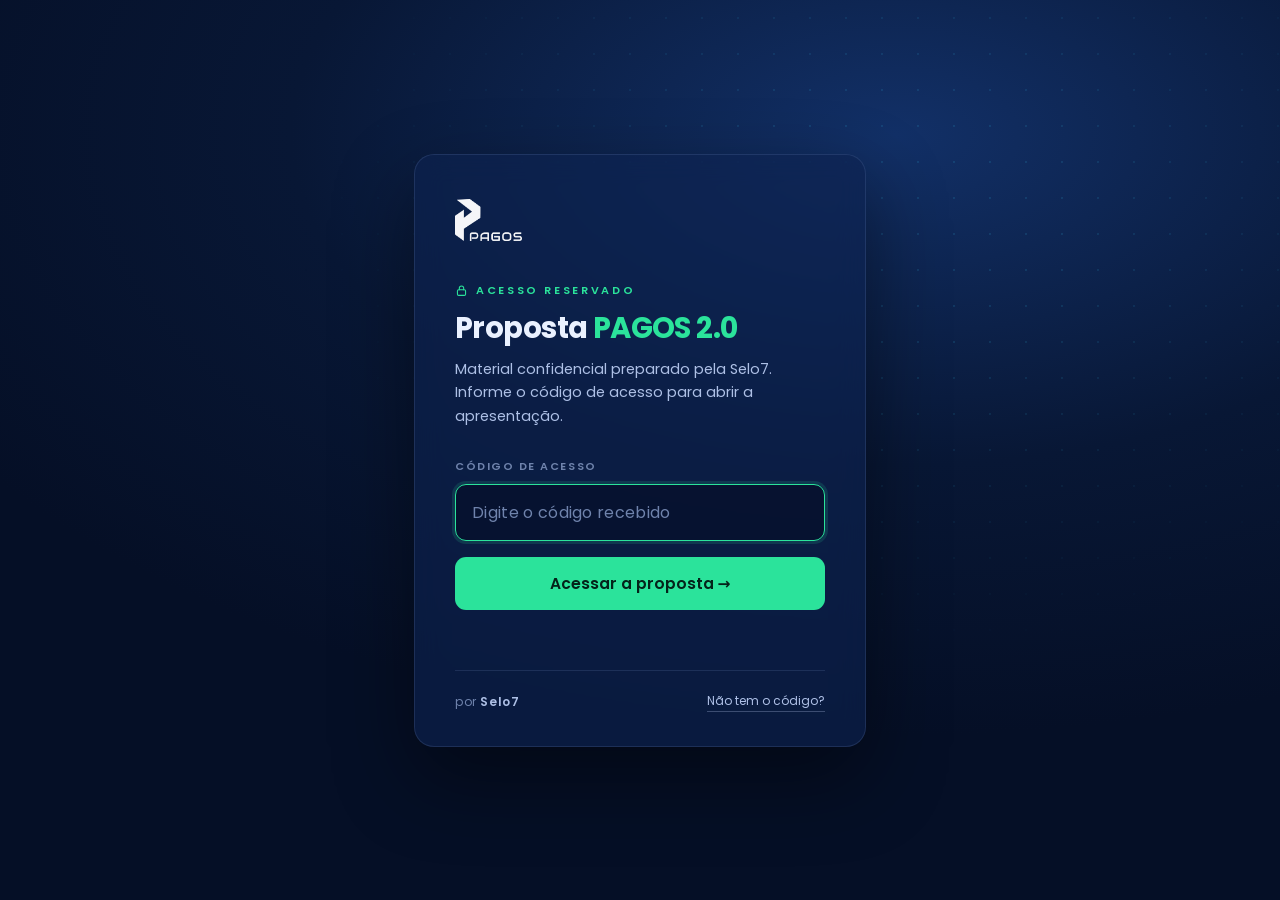
<file: propostas/pagos/prototipo-home.html>
<!DOCTYPE html>
<html lang="pt-BR">
<head>
<meta charset="UTF-8">
<meta name="robots" content="noindex, nofollow, noarchive">
<script>/* acesso reservado - Selo7 */(function(){try{var t=localStorage.getItem("s7p_pagos_ok");if(t&&(Date.now()-parseInt(t,10))<60*864e5)return;var p=location.pathname.split("/").pop();if(/^[a-z0-9-]+\.html$/.test(p))localStorage.setItem("s7p_pagos_next",p);location.replace("./")}catch(e){}})();</script>
<meta name="viewport" content="width=device-width, initial-scale=1.0">
<title>PAGOS — Instituições de Pagamento Construindo o Futuro</title>
<link rel="preconnect" href="https://fonts.googleapis.com">
<link rel="preconnect" href="https://fonts.gstatic.com" crossorigin>
<link href="https://fonts.googleapis.com/css2?family=Poppins:wght@400;500;600;700&family=Source+Serif+4:opsz,wght@8..60,600;8..60,700&display=swap" rel="stylesheet">
<style>
:root{
  --navy-950:#050F26; --navy-900:#081735; --navy-800:#0D2350; --navy-700:#123067;
  --blue:#1E6BF2; --cyan:#35C7F0; --green:#2BE39B; --green-dark:#0FBF7E;
  --paper:#F4F8FE; --ink:#0B1B3A; --ink-soft:#44557A;
  --line:rgba(255,255,255,.09); --line-ink:rgba(11,27,58,.1);
  --sans:'Poppins',system-ui,-apple-system,'Segoe UI',sans-serif;
  --serif:'Source Serif 4',Georgia,serif;
}
*{margin:0;padding:0;box-sizing:border-box}
html{scroll-behavior:smooth}
body{font-family:var(--sans);background:var(--paper);color:var(--ink);font-size:16px;line-height:1.6}
img{max-width:100%}
a{color:inherit;text-decoration:none}
.wrap{max-width:1180px;margin:0 auto;padding:0 28px}

/* ── badge protótipo ── */
.proto-badge{position:fixed;bottom:16px;left:16px;z-index:99;background:var(--ink);color:#fff;font-size:11px;letter-spacing:.06em;padding:7px 12px;border-radius:999px;opacity:.85}

/* ── ticker "PAGOS AGORA" ── */
.ticker{background:var(--navy-950);border-bottom:1px solid var(--line);overflow:hidden;white-space:nowrap;position:relative}
.ticker__label{position:absolute;left:0;top:0;bottom:0;z-index:2;display:flex;align-items:center;gap:8px;background:var(--navy-950);padding:0 18px 0 28px;color:var(--green);font-size:11px;font-weight:600;letter-spacing:.14em}
.ticker__label::after{content:"";width:24px;height:100%;position:absolute;right:-24px;background:linear-gradient(90deg,var(--navy-950),transparent)}
.dot{width:7px;height:7px;border-radius:50%;background:var(--green);animation:pulse 2s infinite}
@keyframes pulse{50%{opacity:.35}}
.ticker__track{display:inline-block;padding:9px 0;animation:tick 46s linear infinite}
.ticker__track span{color:#B9CBEF;font-size:12.5px;margin-right:56px}
.ticker__track b{color:#fff;font-weight:500}
.ticker__track em{color:var(--green);font-style:normal}
@keyframes tick{from{transform:translateX(8%)}to{transform:translateX(-100%)}}

/* ── nav ── */
.nav{background:var(--navy-900);position:sticky;top:0;z-index:50;border-bottom:1px solid var(--line)}
.nav__in{display:flex;align-items:center;gap:36px;height:72px}
.nav__logo img{height:34px;display:block}
.nav__links{display:flex;gap:30px;margin-left:auto}
.nav__links a{color:#C7D6F4;font-size:14.5px;font-weight:500;transition:color .2s}
.nav__links a:hover,.nav__links a:focus-visible{color:#fff}
.btn{display:inline-flex;align-items:center;gap:9px;font-family:var(--sans);font-weight:600;font-size:14.5px;border-radius:10px;padding:12px 22px;cursor:pointer;border:0;transition:transform .15s,box-shadow .15s}
.btn:focus-visible{outline:3px solid var(--cyan);outline-offset:2px}
.btn--green{background:var(--green);color:#04351F}
.btn--green:hover{transform:translateY(-1px);box-shadow:0 8px 24px rgba(43,227,155,.35)}
.btn--ghost{background:transparent;color:#fff;border:1.5px solid rgba(255,255,255,.35)}
.btn--ghost:hover{border-color:#fff}

/* ── hero ── */
.hero{background:radial-gradient(1200px 600px at 78% 30%,#123067 0%,var(--navy-900) 55%,var(--navy-950) 100%);color:#fff;position:relative;overflow:hidden}
.hero::before{content:"";position:absolute;inset:0;background-image:radial-gradient(rgba(53,199,240,.14) 1px,transparent 1px);background-size:34px 34px;mask-image:radial-gradient(700px 500px at var(--mx,72%) var(--my,40%),#000 30%,transparent 75%)}
.hero::after{content:"";position:absolute;inset:0;background-image:radial-gradient(rgba(53,199,240,.55) 1.5px,transparent 1.5px);background-size:34px 34px;mask-image:radial-gradient(200px 200px at var(--mx,72%) var(--my,40%),#000 15%,transparent 70%);pointer-events:none}
.hero__in{display:grid;grid-template-columns:1.05fr .95fr;gap:40px;align-items:center;padding:84px 0 96px;position:relative}
.eyebrow{font-size:12px;font-weight:600;letter-spacing:.22em;color:var(--green);margin-bottom:22px}
.hero h1{font-size:clamp(38px,4.6vw,58px);line-height:1.08;font-weight:700;letter-spacing:-.015em}
.hero h1 span{color:#EAF3FF;font-weight:500}
.hero__rule{width:56px;height:3px;background:var(--green);margin:26px 0}
.hero p{color:#C7D6F4;font-size:17px;max-width:46ch}
.hero__ctas{display:flex;gap:14px;margin-top:34px;flex-wrap:wrap}

/* órbita */
.orbit{position:relative;width:min(460px,100%);aspect-ratio:1;margin:0 auto}
.orbit__ring{position:absolute;inset:0;border:1px solid rgba(53,199,240,.22);border-radius:50%}
.orbit__ring--2{inset:13%;border-color:rgba(53,199,240,.30)}
.orbit__ring--3{inset:27%;border-color:rgba(53,199,240,.16)}
.orbit__core{position:absolute;inset:34%;border-radius:50%;background:radial-gradient(circle at 35% 28%,#2E7BFF,#0B2B6B 72%);display:flex;align-items:center;justify-content:center;box-shadow:0 0 90px rgba(30,107,242,.6),inset 0 0 44px rgba(53,199,240,.3)}
.orbit__core::after{content:"";position:absolute;inset:-11%;border-radius:50%;border:2px solid rgba(53,199,240,.45);filter:blur(.5px)}
.orbit__core img{width:52%;filter:drop-shadow(0 10px 22px rgba(0,0,0,.5))}
.orbit__base{position:absolute;left:50%;top:66%;transform:translateX(-50%);width:52%;height:13%;border-radius:50%;background:radial-gradient(ellipse at center,rgba(53,199,240,.55),rgba(53,199,240,0) 70%);filter:blur(8px);pointer-events:none}
.orbit__spin{position:absolute;inset:0}
.orbit__sat{position:absolute;inset:0;animation:spin 26s linear infinite;pointer-events:none}
.orbit__sat--2{inset:13%;animation-duration:40s;animation-direction:reverse}
.orbit__sat i{position:absolute;top:0;left:50%;width:8px;height:8px;margin:-4px 0 0 -4px;border-radius:50%;background:var(--cyan);box-shadow:0 0 14px var(--cyan)}
/* órbita real: o braço gira; a etiqueta contra-gira na mesma cadência e fica sempre em pé */
.orbiter{position:absolute;inset:8%;animation:spin 60s linear infinite}
.chip{position:absolute;left:50%;top:0;transform:translate(-50%,-50%);display:flex;flex-direction:column;align-items:center;gap:8px;width:120px;text-align:center;animation:counter 60s linear infinite;cursor:default}
.orbiter:nth-child(1),.orbiter:nth-child(1) .chip{animation-delay:0s}
.orbiter:nth-child(2),.orbiter:nth-child(2) .chip{animation-delay:-10s}
.orbiter:nth-child(3),.orbiter:nth-child(3) .chip{animation-delay:-20s}
.orbiter:nth-child(4),.orbiter:nth-child(4) .chip{animation-delay:-30s}
.orbiter:nth-child(5),.orbiter:nth-child(5) .chip{animation-delay:-40s}
.orbiter:nth-child(6),.orbiter:nth-child(6) .chip{animation-delay:-50s}
.chip__ic{width:54px;height:54px;border-radius:50%;border:1.5px solid rgba(159,220,255,.55);background:rgba(8,23,53,.78);backdrop-filter:blur(3px);display:flex;align-items:center;justify-content:center;color:#BFE4FF;box-shadow:0 0 18px rgba(53,199,240,.28);transition:transform .25s,box-shadow .25s,border-color .25s}
.chip__ic svg{width:24px;height:24px;stroke:currentColor;fill:none;stroke-width:1.6;stroke-linecap:round;stroke-linejoin:round}
.chip span{font-size:10px;font-weight:600;letter-spacing:.12em;color:#CFE2FF;line-height:1.4;text-transform:uppercase;transition:color .25s}
.chip:hover .chip__ic{transform:scale(1.12);box-shadow:0 0 34px rgba(53,199,240,.65);border-color:#CFF0FF;color:#fff}
.chip:hover span{color:#fff}
@keyframes spin{to{transform:rotate(360deg)}}
@keyframes counter{from{transform:translate(-50%,-50%) rotate(0deg)}to{transform:translate(-50%,-50%) rotate(-360deg)}}
@media (prefers-reduced-motion:reduce){.orbit__sat,.orbiter,.chip,.ticker__track,.dot{animation:none}}

/* ── seções claras ── */
.sec{padding:76px 0}
.sec__head{display:flex;align-items:baseline;justify-content:space-between;gap:20px;margin-bottom:34px;flex-wrap:wrap}
.sec__head h2{font-size:28px;font-weight:700;letter-spacing:-.01em}
.sec__head .all{font-size:14px;font-weight:600;color:var(--blue)}
.kicker{font-size:11.5px;font-weight:600;letter-spacing:.2em;color:var(--blue);display:block;margin-bottom:10px}

/* notícias */
.news{display:grid;grid-template-columns:repeat(3,1fr);gap:26px}
.card{background:#fff;border:1px solid var(--line-ink);border-radius:14px;overflow:hidden;transition:transform .18s,box-shadow .18s;display:flex;flex-direction:column}
.card:hover{transform:translateY(-4px);box-shadow:0 16px 40px rgba(11,27,58,.10)}
.card__media{height:150px;background:linear-gradient(120deg,var(--navy-800),var(--blue) 90%);position:relative}
.card__media.alt{background:linear-gradient(120deg,#0A3D63,var(--cyan))}
.card__media.alt2{background:linear-gradient(120deg,#123067,#0FBF7E)}
.card__media::after{content:"";position:absolute;inset:0;background-image:radial-gradient(rgba(255,255,255,.18) 1px,transparent 1px);background-size:22px 22px}
.card__media--ph{background-size:cover !important;background-position:center}
.card__media--ph::after{display:none}
.mag img.mag__cover{width:186px;height:auto;aspect-ratio:auto;padding:0;display:block;background:none}
.tag{position:absolute;left:14px;bottom:14px;background:var(--green);color:#04351F;font-size:10.5px;font-weight:700;letter-spacing:.12em;padding:5px 10px;border-radius:6px}
.card__body{padding:22px 22px 20px;display:flex;flex-direction:column;gap:10px;flex:1}
.card__body h3{font-family:var(--serif);font-size:20px;line-height:1.28;font-weight:700}
.card__body p{font-size:14px;color:var(--ink-soft)}
.byline{margin-top:auto;padding-top:14px;border-top:1px solid var(--line-ink);font-size:12.5px;color:var(--ink-soft)}
.byline b{color:var(--ink);font-weight:600}

/* e-magazine gated */
.mag{background:var(--navy-900);color:#fff;border-radius:20px;padding:52px;display:grid;grid-template-columns:auto 1fr auto;gap:44px;align-items:center;position:relative;overflow:hidden}
.mag::before{content:"";position:absolute;right:-80px;top:-80px;width:300px;height:300px;border-radius:50%;background:radial-gradient(circle,rgba(30,107,242,.5),transparent 70%)}
.mag__cover{width:168px;aspect-ratio:3/4;border-radius:10px;background:linear-gradient(160deg,#1E6BF2,#0A2458 80%);box-shadow:0 24px 50px rgba(0,0,0,.45);padding:18px;display:flex;flex-direction:column;justify-content:space-between;position:relative;z-index:1}
.mag__cover .mtitle{font-weight:700;font-size:17px;line-height:1.2}
.mag__cover .msub{font-size:10px;color:#9FDCFF;letter-spacing:.14em}
.mag__txt{position:relative;z-index:1}
.mag__txt h2{font-size:26px;font-weight:700;margin-bottom:10px}
.mag__txt p{color:#C7D6F4;font-size:15px;max-width:44ch}
.mag__form{position:relative;z-index:1;display:flex;flex-direction:column;gap:10px;min-width:270px}
.mag__form input{background:rgba(255,255,255,.08);border:1px solid rgba(255,255,255,.22);border-radius:10px;padding:12px 14px;color:#fff;font-family:var(--sans);font-size:14px}
.mag__form input::placeholder{color:#8FA5D0}
.mag__form small{color:#8FA5D0;font-size:11.5px}

/* simulador (Fronteira 01 — preview) */
.sim{background:radial-gradient(900px 520px at 12% 0%,#123067,var(--navy-900) 62%);color:#fff;padding:84px 0;position:relative;overflow:hidden}
.sim::before{content:"";position:absolute;inset:0;background-image:radial-gradient(rgba(53,199,240,.10) 1px,transparent 1px);background-size:30px 30px}
.sim .wrap{position:relative}
.sim h2{font-size:29px;font-weight:700;margin-bottom:8px}
.sim .slead{color:#C7D6F4;font-size:15.5px;max-width:62ch}
.sim__grid{display:grid;grid-template-columns:1fr 1.15fr;gap:28px;margin-top:38px;align-items:stretch}
.sim__form{background:rgba(255,255,255,.04);border:1px solid var(--line);border-radius:16px;padding:28px}
.sim__form .row{margin-bottom:26px}
.sim__form label{display:block;font-size:11.5px;font-weight:600;letter-spacing:.1em;color:#9FB3DA;margin-bottom:9px}
.sim__form output{float:right;color:var(--green);font-weight:600;font-size:13.5px;letter-spacing:0}
.sim__form select{width:100%;background:#0D2350;border:1px solid var(--line);color:#fff;border-radius:10px;padding:12px;font-family:var(--sans);font-size:14px}
.sim__form input[type=range]{width:100%;accent-color:var(--green);margin-top:4px}
.sim__note{font-size:11.5px;color:#8FA5D0}
.sim__res{background:rgba(255,255,255,.04);border:1px solid rgba(43,227,155,.4);border-radius:16px;padding:28px;display:flex;flex-direction:column}
.sim__res>small{font-size:11px;letter-spacing:.18em;font-weight:600;color:#9FB3DA}
.sim__big{font-size:clamp(38px,4.4vw,52px);font-weight:700;color:var(--green);letter-spacing:-.02em;margin:4px 0 0}
.sim__big span{font-size:16px;font-weight:500;color:#C7D6F4}
.sim__pct{font-size:13px;color:#C7D6F4;margin-bottom:20px}
.brk{margin-bottom:22px}
.brk .r{display:grid;grid-template-columns:128px 1fr 78px;gap:12px;align-items:center;font-size:12px;color:#C7D6F4;padding:5px 0}
.brk .bar{height:8px;border-radius:4px;background:rgba(255,255,255,.09);overflow:hidden}
.brk .bar i{display:block;height:100%;background:var(--cyan);border-radius:4px;transition:width .3s}
.brk .v{text-align:right;font-weight:600;color:#EAF1FF}
.sim__cta{display:flex;gap:10px;flex-wrap:wrap;margin-top:auto}
.sim__cta input{flex:1;min-width:170px;background:rgba(255,255,255,.08);border:1px solid rgba(255,255,255,.22);border-radius:10px;padding:12px 14px;color:#fff;font-family:var(--sans);font-size:13.5px}
.sim__cta input::placeholder{color:#8FA5D0}
.sim__lgpd{font-size:11px;color:#8FA5D0;margin-top:12px}
@media(max-width:900px){.sim__grid{grid-template-columns:1fr}}

/* planos de associação */
.plans-wrap{overflow-x:auto;border-radius:16px;box-shadow:0 10px 34px rgba(11,27,58,.07)}
table.plans{width:100%;border-collapse:separate;border-spacing:0;background:#fff;border:1px solid var(--line-ink);border-radius:16px;overflow:hidden;font-size:13px;min-width:780px}
.plans th,.plans td{padding:13px 16px;text-align:center;border-top:1px solid var(--line-ink)}
.plans thead th{background:var(--navy-900);color:#fff;font-size:12px;letter-spacing:.1em;font-weight:600;padding:17px 16px;border-top:0}
.plans thead th.hl{background:var(--blue)}
.plans thead th:first-child{background:var(--navy-950)}
.plans tbody th{text-align:left;font-weight:500;color:var(--ink-soft);font-size:12.5px;background:#FAFCFF;max-width:220px}
.plans td.hl{background:rgba(30,107,242,.05);font-weight:600}
.plans .price{font-size:15px;font-weight:700;color:var(--ink);line-height:1.3}
.plans .price small{display:block;font-weight:500;color:var(--ink-soft);font-size:11px}
.plans .ok{color:var(--green-dark);font-weight:700;font-size:15px}
.plans .no{color:#C4CEDF;font-size:15px}
.plans tfoot td{padding:16px;background:#FAFCFF}

/* eventos */
.events{display:grid;grid-template-columns:1.15fr .85fr;gap:26px}
.ev-next{background:linear-gradient(140deg,var(--navy-800),var(--navy-900));color:#fff;border-radius:16px;padding:36px;display:flex;gap:30px;align-items:center}
.ev-date{background:var(--green);color:#04351F;border-radius:14px;padding:16px 20px;text-align:center;min-width:96px}
.ev-date b{display:block;font-size:34px;line-height:1}
.ev-date span{font-size:12px;font-weight:600;letter-spacing:.1em}
.ev-next h3{font-size:21px;font-weight:600;margin:6px 0}
.ev-next p{color:#C7D6F4;font-size:14px}
.ev-next .kicker{color:var(--green)}
.ev-past{background:#fff;border:1px solid var(--line-ink);border-radius:16px;padding:30px}
.ev-past h4{font-size:15px;font-weight:600;margin-bottom:14px;color:var(--ink-soft)}
.ev-item{display:flex;justify-content:space-between;gap:14px;padding:13px 0;border-top:1px solid var(--line-ink);font-size:14px}
.ev-item a{color:var(--blue);font-weight:600;white-space:nowrap}

/* diretoria */
.board{display:grid;grid-template-columns:repeat(3,1fr);gap:22px}
.dir{background:#fff;border:1px solid var(--line-ink);border-radius:14px;padding:24px;display:flex;gap:16px;align-items:center;transition:box-shadow .18s}
.dir:hover{box-shadow:0 12px 30px rgba(11,27,58,.09)}
.avatar{width:54px;height:54px;border-radius:50%;background:linear-gradient(140deg,var(--blue),var(--cyan));color:#fff;display:flex;align-items:center;justify-content:center;font-weight:600;font-size:16px;flex-shrink:0;overflow:hidden}
.avatar img{width:100%;height:100%;object-fit:cover}

/* associados */
.assoc h3{font-size:11.5px;letter-spacing:.18em;color:var(--ink-soft);font-weight:600;margin:30px 0 14px}
.assoc h3:first-of-type{margin-top:0}
.logo-grid{display:grid;grid-template-columns:repeat(5,1fr);gap:14px}
.logo-grid--big{grid-template-columns:repeat(3,1fr)}
.lgt{background:#fff;border:1px solid var(--line-ink);border-radius:12px;height:82px;display:flex;align-items:center;justify-content:center;font-weight:700;letter-spacing:.05em;color:#51648D;font-size:15px;transition:transform .15s,box-shadow .15s;cursor:pointer;padding:10px}
.lgt:hover{transform:translateY(-3px);box-shadow:0 10px 26px rgba(11,27,58,.12)}
.lgt img{max-height:46px;max-width:82%;object-fit:contain}
.lgt--main{height:104px;font-size:19px;background:var(--navy-900);color:#DCE9FF;border-color:var(--navy-900)}
.lgt--dark{background:var(--navy-900);border-color:var(--navy-900)}
.lgt--more{color:var(--blue);font-size:13px;font-weight:600;border-style:dashed;cursor:default}
.assoc-note{font-size:13px;color:var(--ink-soft);margin-top:18px}
.assoc-note b{color:var(--ink)}

/* vitrine modal (padrão mapa Quali) */
.vit-ov{position:fixed;inset:0;background:rgba(5,15,38,.72);backdrop-filter:blur(4px);z-index:100;display:none;align-items:center;justify-content:center;padding:20px}
.vit-ov.on{display:flex}
.vit{background:#fff;border-radius:18px;max-width:520px;width:100%;padding:34px;position:relative;box-shadow:0 30px 80px rgba(0,0,0,.5)}
.vit .x{position:absolute;top:12px;right:14px;border:0;background:transparent;font-size:22px;color:var(--ink-soft);cursor:pointer;line-height:1}
.vit .vlogo{height:50px;max-width:210px;object-fit:contain;object-position:left;display:block;margin-bottom:14px}
.vit .vtag{display:inline-block;font-size:10px;font-weight:700;letter-spacing:.12em;background:rgba(30,107,242,.1);color:var(--blue);padding:5px 12px;border-radius:999px;margin-bottom:12px}
.vit h3{font-size:21px;font-weight:700;margin-bottom:6px}
.vit .vdesc{font-size:14px;color:var(--ink-soft);margin-bottom:16px}
.vit .vrow{display:flex;gap:8px;flex-wrap:wrap;margin-bottom:20px}
.vit .vrow span{font-size:11.5px;font-weight:600;color:var(--ink-soft);border:1px solid var(--line-ink);border-radius:999px;padding:5px 12px}
.vit form{display:flex;gap:8px;flex-wrap:wrap}
.vit input{flex:1;min-width:150px;background:var(--paper);border:1px solid var(--line-ink);border-radius:9px;padding:11px 13px;font-family:var(--sans);font-size:13px}
.vit .lgpd{display:block;font-size:11px;color:#7A89A8;margin-top:10px}
.vit .bene{margin-top:18px;padding-top:14px;border-top:1px solid var(--line-ink);font-size:12px;color:var(--ink-soft)}
.vit .bene b{color:var(--green-dark)}
@media(max-width:900px){.logo-grid{grid-template-columns:1fr 1fr}.logo-grid--big{grid-template-columns:1fr}}
.dir h3{font-size:15.5px;font-weight:600}
.dir p{font-size:12.5px;color:var(--ink-soft)}
.dir a{font-size:12.5px;font-weight:600;color:var(--blue)}

/* newsletter */
.nl{background:var(--navy-950);color:#fff;padding:70px 0}
.nl__in{display:grid;grid-template-columns:1fr auto;gap:40px;align-items:center}
.nl h2{font-size:26px;font-weight:700;margin-bottom:8px}
.nl h2 em{color:var(--green);font-style:normal}
.nl p{color:#C7D6F4;font-size:15px}
.nl form{display:flex;gap:10px;min-width:380px}
.nl input{flex:1;background:rgba(255,255,255,.08);border:1px solid rgba(255,255,255,.22);border-radius:10px;padding:13px 14px;color:#fff;font-family:var(--sans)}
.nl input::placeholder{color:#8FA5D0}

/* contato */
.contact{padding:80px 0}
.contact__in{display:grid;grid-template-columns:.85fr 1.15fr;gap:44px;align-items:stretch}
.contact__aside h2{font-size:30px;font-weight:700;letter-spacing:-.015em;margin-bottom:12px}
.contact__aside p{color:var(--ink-soft);font-size:15px;max-width:40ch}
.contact__ch{margin-top:30px;display:flex;flex-direction:column;gap:14px}
.contact__ch a{display:flex;align-items:center;gap:14px;font-size:14.5px;color:var(--ink);font-weight:500}
.contact__ch .ci{width:44px;height:44px;border-radius:12px;background:var(--paper-2,#EEF3FB);display:flex;align-items:center;justify-content:center;font-size:18px;flex-shrink:0;border:1px solid var(--line-ink)}
.contact__ch a small{display:block;color:var(--ink-soft);font-size:12px;font-weight:400}
.cform{background:#fff;border:1px solid var(--line-ink);border-radius:18px;padding:34px;box-shadow:0 16px 44px rgba(11,27,58,.07)}
.cform .frow{display:grid;grid-template-columns:1fr 1fr;gap:14px;margin-bottom:14px}
.cform label{display:block;font-size:11.5px;font-weight:600;letter-spacing:.06em;color:var(--ink-soft);margin-bottom:6px}
.cform input,.cform select,.cform textarea{width:100%;background:var(--paper);border:1px solid var(--line-ink);border-radius:10px;padding:12px 14px;font-family:var(--sans);font-size:14px;color:var(--ink)}
.cform textarea{resize:vertical;min-height:96px}
.cform .full{margin-bottom:14px}
.cform .sub{display:flex;align-items:center;justify-content:space-between;gap:16px;flex-wrap:wrap;margin-top:6px}
.cform .sub small{font-size:11.5px;color:var(--ink-soft);max-width:34ch}
.cform .done{padding:30px 0;text-align:center}
.cform .done b{color:var(--green-dark);font-size:18px}

/* footer */
footer{background:var(--navy-900);color:#8FA5D0;padding:48px 0 32px;border-top:1px solid var(--line)}
.foot{display:flex;justify-content:space-between;gap:30px;flex-wrap:wrap;align-items:flex-start}
.foot img{height:30px;margin-bottom:12px}
.foot ul{list-style:none;display:flex;gap:22px;flex-wrap:wrap;font-size:13px}
.foot .credit{font-size:11.5px;margin-top:26px;width:100%;border-top:1px solid var(--line);padding-top:18px;display:flex;justify-content:space-between;flex-wrap:wrap;gap:10px}
.foot .credit b{color:#C7D6F4;font-weight:500}

@media(max-width:900px){
  .hero__in{grid-template-columns:1fr;padding:56px 0 64px}
  .orbit{width:min(360px,88vw)}
  .news,.board{grid-template-columns:1fr}
  .events{grid-template-columns:1fr}
  .mag{grid-template-columns:1fr;text-align:left;padding:34px}
  .mag__cover{display:none}
  .nl__in{grid-template-columns:1fr}
  .nl form{min-width:0}
  .nav__links{display:none}
  .contact__in{grid-template-columns:1fr}
  .cform .frow{grid-template-columns:1fr}
}
/* ── guias de clique (modo apresentação) ── */
.chint{position:absolute;z-index:60;display:inline-flex;align-items:center;gap:6px;background:var(--green);color:#04351F;font-size:12.5px;font-weight:700;padding:8px 14px;border-radius:999px;box-shadow:0 6px 22px rgba(43,227,155,.6);animation:chbob 1.3s ease-in-out infinite;pointer-events:none;white-space:nowrap}
.chint::before{content:"👆";font-size:14px}
@keyframes chbob{0%,100%{transform:translateY(0)}50%{transform:translateY(-6px)}}
.chpulse::after{content:"";position:absolute;inset:-6px;border:3px solid var(--green);border-radius:16px;animation:chring 1.5s ease-out infinite;pointer-events:none;z-index:59}
@keyframes chring{0%{opacity:.85;transform:scale(1)}100%{opacity:0;transform:scale(1.08)}}
body.guides-off .chint,body.guides-off .chpulse::after{display:none}
.gtoggle{position:fixed;bottom:16px;left:50%;transform:translateX(-50%);z-index:98;background:var(--navy-900);color:#fff;border:1px solid rgba(255,255,255,.25);border-radius:999px;padding:9px 18px;font-size:12.5px;font-weight:600;cursor:pointer;font-family:var(--sans);box-shadow:0 6px 20px rgba(0,0,0,.3)}
.gtoggle:hover{border-color:var(--green)}

/* ── mobile fino ── */
html,body{overflow-x:hidden}
@media(max-width:520px){
  .wrap{padding:0 18px}
  .sec{padding:54px 0}
  .hero__in{padding:44px 0 52px}
  .hero h1{font-size:33px}
  .hero p{font-size:15px}
  .orbit{width:min(300px,86vw)}
  .chip{width:94px}
  .chip__ic{width:44px;height:44px}
  .chip__ic svg{width:20px;height:20px}
  .chip span{font-size:8.5px;letter-spacing:.06em}
  .btn{padding:11px 18px;font-size:13.5px}
  .sec__head h2{font-size:23px}
  .mag{padding:24px;gap:20px}
  .mag__txt h2{font-size:21px}
  .ev-next{flex-wrap:wrap;padding:24px;gap:18px}
  .ev-past{padding:22px}
  .sim{padding:60px 0}
  .sim h2{font-size:23px}
  .sim__form,.sim__res{padding:20px}
  .brk .r{grid-template-columns:96px 1fr 70px;gap:8px}
  .logo-grid,.logo-grid--big{grid-template-columns:1fr 1fr}
  .lgt--main{font-size:16px}
  .board{grid-template-columns:1fr}
  .contact__aside h2{font-size:24px}
  .cform{padding:22px}
  .nl{padding:52px 0}
  .nl h2{font-size:21px}
  .vit{padding:24px}
  .foot ul{gap:14px}
}
</style>
</head>
<body>

<div class="proto-badge">Protótipo Selo7 · dados ilustrativos</div>
<button class="gtoggle" onclick="document.body.classList.toggle('guides-off');this.textContent=document.body.classList.contains('guides-off')?'💡 Mostrar guias':'🙈 Ocultar guias'">🙈 Ocultar guias</button>

<!-- TICKER: a home é viva -->
<div class="ticker" aria-label="Agora no setor">
  <div class="ticker__label"><span class="dot"></span> PAGOS AGORA</div>
  <div class="ticker__track">
    <span><b>Reunião Mensal</b> em 12 dias · Café Journal, SP <em>→ inscrições abertas</em></span>
    <span><b>e-Magazine #43</b> no ar · 35 páginas sobre o semestre dos pagamentos</span>
    <span><b>LinkedIn Pagos</b> <em>+13,7%</em> no trimestre · o maior crescimento entre as associações do setor</span>
    <span><b>Radar Pagos:</b> BC abre consulta sobre interoperabilidade de arranjos</span>
    <span><b>PAGOS Conecta:</b> +4.300 líderes do setor recebem toda semana</span>
    <span><b>Webinar realizado:</b> Reforma Tributária nos meios de pagamento · veja a cobertura</span>
  </div>
</div>

<!-- NAV -->
<nav class="nav">
  <div class="wrap nav__in">
    <a class="nav__logo" href="#"><img src="assets/logo-branca.webp" alt="Pagos"></a>
    <div class="nav__links">
      <a href="#">A Pagos</a><a href="prototipo-publicacoes.html">Publicações</a><a href="#eventos">Eventos</a><a href="#conteudo">Conteúdo</a><a href="#contato">Fale Conosco</a>
    </div>
    <button class="btn btn--green">Seja associado</button>
  </div>
</nav>

<!-- HERO -->
<header class="hero">
  <div class="wrap hero__in">
    <div>
      <div class="eyebrow">ASSOCIAÇÃO BRASILEIRA DO ECOSSISTEMA DE PAGAMENTOS</div>
      <h1>Instituições de Pagamento <span>Construindo o Futuro</span></h1>
      <div class="hero__rule"></div>
      <p>Representamos, fortalecemos e impulsionamos a inovação, a regulação e o desenvolvimento do ecossistema de pagamentos no Brasil.</p>
      <div class="hero__ctas">
        <button class="btn btn--green">eBook Comércio Agêntico →</button>
        <button class="btn btn--ghost">Reuniões Mensais →</button>
      </div>
    </div>
    <div class="orbit" aria-hidden="true">
      <div class="orbit__ring"></div><div class="orbit__ring orbit__ring--2"></div><div class="orbit__ring orbit__ring--3"></div>
      <div class="orbit__base"></div>
      <div class="orbit__sat"><i></i></div>
      <div class="orbit__sat orbit__sat--2"><i></i></div>
      <div class="orbit__core"><img src="assets/logo-branca.webp" alt=""></div>
      <div class="orbit__spin">
        <div class="orbiter"><div class="chip"><div class="chip__ic"><svg viewBox="0 0 24 24"><rect x="8" y="8" width="8" height="8" rx="1.5"/><path d="M12 3v5M12 16v5M3 12h5M16 12h5M6 6l2.5 2.5M15.5 15.5L18 18M18 6l-2.5 2.5M8.5 15.5L6 18"/></svg></div><span>Pagamentos Agênticos</span></div></div>
        <div class="orbiter"><div class="chip"><div class="chip__ic"><svg viewBox="0 0 24 24"><path d="M12 2.5l8 4.5v9l-8 4.5-8-4.5V7l8-4.5z"/><path d="M12 11.5L20 7M12 11.5L4 7M12 11.5v9"/></svg></div><span>Tokens e Ativos Digitais</span></div></div>
        <div class="orbiter"><div class="chip"><div class="chip__ic"><svg viewBox="0 0 24 24"><path d="M12 3l7 3v5.5c0 4.3-2.9 7.2-7 8.5-4.1-1.3-7-4.2-7-8.5V6l7-3z"/><path d="M9 12l2 2 4-4.5"/></svg></div><span>Confiança e Compliance</span></div></div>
        <div class="orbiter"><div class="chip"><div class="chip__ic"><svg viewBox="0 0 24 24"><path d="M12 3l9 5-9 5-9-5 9-5z"/><path d="M3 13.5l9 5 9-5"/><path d="M3 17.5l9 5 9-5" opacity=".5"/></svg></div><span>Infraestrutura e Interoperabilidade</span></div></div>
        <div class="orbiter"><div class="chip"><div class="chip__ic"><svg viewBox="0 0 24 24"><path d="M4 9.5l8-5.5 8 5.5"/><path d="M5.5 9.5V18M10 9.5V18M14 9.5V18M18.5 9.5V18M3.5 20.5h17"/></svg></div><span>Regulação e Governança</span></div></div>
        <div class="orbiter"><div class="chip"><div class="chip__ic"><svg viewBox="0 0 24 24"><circle cx="9" cy="8.5" r="3"/><path d="M3.5 19.5c0-3 2.4-5 5.5-5s5.5 2 5.5 5"/><circle cx="17" cy="9.5" r="2.4"/><path d="M16.5 15.2c2.6.3 4.3 2 4.3 4.3"/></svg></div><span>Pessoas e Ecossistema</span></div></div>
      </div>
    </div>
  </div>
</header>

<!-- NOTÍCIAS padrão imprensa -->
<section class="sec" id="conteudo">
  <div class="wrap">
    <div class="sec__head">
      <div><span class="kicker">O AGORA DO SETOR</span><h2>Análises assinadas pela diretoria</h2></div>
      <a class="all" href="#">Todas as publicações →</a>
    </div>
    <div class="news">
      <a class="card" href="prototipo-artigo.html">
        <div class="card__media card__media--ph" style="background-image:url('assets/foto-noticia.webp')"><span class="tag">REGULAÇÃO</span></div>
        <div class="card__body">
          <h3>Pix Automático muda a régua da recorrência no varejo</h3>
          <p>Assinaturas, mensalidades e cobrança recorrente entram em nova fase; o que muda para facilitadores e subadquirentes.</p>
          <div class="byline">Por <b>Daniel Nery</b> · VP Facilitadores de Pagamentos<br>16 jul 2026, 09h40 · 6 min de leitura</div>
        </div>
      </a>
      <article class="card">
        <div class="card__media alt card__media--ph" style="background-image:url('assets/foto-cartoes.webp')"><span class="tag">EMISSÃO</span></div>
        <div class="card__body">
          <h3>Pré-pagos: o que a revisão do interchange significa para emissores</h3>
          <p>A conta do novo teto, os efeitos na oferta de cartões e o espaço que abre para os arranjos fechados.</p>
          <div class="byline">Por <b>Valéria Carrete</b> · VP Emissores<br>15 jul 2026, 17h05 · 8 min de leitura</div>
        </div>
      </article>
      <article class="card">
        <div class="card__media alt2 card__media--ph" style="background-image:url('assets/foto-tokens.webp')"><span class="tag">TOKENIZAÇÃO</span></div>
        <div class="card__body">
          <h3>Tokens de recebíveis saem do piloto — e o mercado precisa de trilhos</h3>
          <p>Interoperabilidade, custódia e o papel das IPs na infraestrutura que vai liquidar o ativo mais brasileiro que existe.</p>
          <div class="byline">Por <b>Luiz Carlos Pereira</b> · VP Tecnologia e Governança<br>14 jul 2026, 08h15 · 7 min de leitura</div>
        </div>
      </article>
    </div>
  </div>
</section>

<!-- E-MAGAZINE gated -->
<section class="sec" id="publicacoes" style="padding-top:0">
  <div class="wrap">
    <div class="mag">
      <img class="mag__cover" src="assets/capa-panorama.webp" alt="Capa do Panorama Econômico Pagos — 10ª edição">
      <div class="mag__txt">
        <span class="kicker" style="color:var(--green)">PUBLICAÇÃO OFICIAL</span>
        <h2>Panorama Econômico · 10ª edição</h2>
        <p>"Um ponto de inflexão para as fintechs brasileiras" — 42 páginas de análise com a visão da diretoria sobre riscos, compliance e o futuro regulatório. Deixe seu e-mail e receba esta e as próximas edições em primeira mão.</p>
      </div>
      <form class="mag__form" onsubmit="event.preventDefault();this.innerHTML='<b style=\'color:var(--green)\'>✓ Panorama enviado!</b><small>Você agora recebe o PAGOS Conecta.</small>'">
        <input type="text" placeholder="Seu nome" required>
        <input type="email" placeholder="E-mail corporativo" required>
        <button class="btn btn--green" type="submit">Baixar o Panorama (PDF)</button>
        <small>Ao baixar, você passa a receber o PAGOS Conecta. Sem spam, cancele quando quiser.</small>
      </form>
    </div>
  </div>
</section>

<!-- SIMULADOR (Fronteira 01 — preview) -->
<section class="sim" id="simulador">
  <div class="wrap">
    <span class="kicker" style="color:var(--green)">FERRAMENTA PAGOS · EM DESENVOLVIMENTO</span>
    <h2>Quanto custa aceitar pagamentos no seu negócio?</h2>
    <p class="slead">Simule o custo de aceitação do seu negócio — taxas, aluguel de equipamento e Pix — e compare com a média do seu segmento. Educativo, gratuito e sem citar marcas.</p>
    <div class="sim__grid" style="position:relative">
      <span class="chint" style="top:-14px;left:14px">arraste e veja o custo mudar</span>
      <form class="sim__form chpulse" style="position:relative" onsubmit="event.preventDefault()">
        <div class="row">
          <label for="s-seg">SEGMENTO</label>
          <select id="s-seg">
            <option value="varejo">Varejo alimentar</option>
            <option value="moda">Moda e vestuário</option>
            <option value="servicos" selected>Serviços</option>
            <option value="food">Food service</option>
            <option value="ecom">E-commerce</option>
          </select>
        </div>
        <div class="row">
          <label for="s-fat">FATURAMENTO MENSAL <output id="s-fat-out">R$ 60.000</output></label>
          <input type="range" id="s-fat" min="5000" max="500000" step="5000" value="60000">
        </div>
        <div class="row">
          <label for="s-mix">QUANTO ENTRA POR CARTÃO <output id="s-mix-out">70%</output></label>
          <input type="range" id="s-mix" min="10" max="100" step="5" value="70">
          <p class="sim__note" style="margin-top:8px">O restante consideramos recebido via Pix.</p>
        </div>
        <p class="sim__note">Estimativa educativa com médias de mercado. Não substitui a negociação com seu provedor.</p>
      </form>
      <div class="sim__res" aria-live="polite">
        <small>CUSTO ESTIMADO DE ACEITAÇÃO</small>
        <div class="sim__big" id="s-total">R$ 1.484<span> /mês</span></div>
        <div class="sim__pct" id="s-pct">2,47% do faturamento · média do seu segmento: 3,4%</div>
        <div class="brk">
          <div class="r"><span>Taxas · crédito</span><div class="bar"><i id="b-cred" style="width:55%"></i></div><b class="v" id="v-cred">R$ 815</b></div>
          <div class="r"><span>Taxas · débito</span><div class="bar"><i id="b-deb" style="width:18%"></i></div><b class="v" id="v-deb">R$ 264</b></div>
          <div class="r"><span>Pix</span><div class="bar"><i id="b-pix" style="width:5%"></i></div><b class="v" id="v-pix">R$ 72</b></div>
          <div class="r"><span>Equipamento</span><div class="bar"><i id="b-pos" style="width:16%"></i></div><b class="v" id="v-pos">R$ 158</b></div>
        </div>
        <form class="sim__cta" onsubmit="event.preventDefault();this.innerHTML='<b style=\'color:var(--green)\'>✓ Diagnóstico a caminho do seu e-mail!</b>'">
          <input type="email" placeholder="E-mail para receber o diagnóstico em PDF" required>
          <button class="btn btn--green" type="submit">Receber diagnóstico</button>
        </form>
        <p class="sim__lgpd">Com o seu consentimento, os dados alimentam — de forma anônima e agregada — o futuro <b style="color:#C7D6F4">Índice Pagos de Custo de Aceitação</b>.</p>
      </div>
    </div>
  </div>
</section>

<!-- EVENTOS -->
<section class="sec" id="eventos" style="padding-top:0">
  <div class="wrap">
    <div class="sec__head">
      <div><span class="kicker">ENCONTROS QUE MOVEM O SETOR</span><h2>Eventos</h2></div>
      <a class="all" href="#">Calendário completo →</a>
    </div>
    <div class="events">
      <div class="ev-next">
        <div class="ev-date"><b>28</b><span>JUL</span></div>
        <div>
          <span class="kicker">PRÓXIMA REUNIÃO MENSAL</span>
          <h3>O futuro dos facilitadores: consolidação ou especialização?</h3>
          <p>Café Journal, São Paulo · 8h30 · exclusivo para associados e convidados</p>
          <div style="margin-top:14px"><button class="btn btn--green">Garantir presença</button></div>
        </div>
      </div>
      <div class="ev-past">
        <h4>REALIZADOS RECENTEMENTE</h4>
        <div class="ev-item"><span>Webinar · Reforma Tributária nos meios de pagamento <small style="color:var(--ink-soft)">com ALMA LAW</small></span><a href="#">Cobertura →</a></div>
        <div class="ev-item"><span>Reunião Mensal · Arquitetas dos Pagamentos</span><a href="prototipo-evento.html">Fotos e vídeos →</a></div>
        <div class="ev-item"><span>PAGOS Conecta ao vivo · Open Finance na prática</span><a href="#">Assistir →</a></div>
      </div>
    </div>
  </div>
</section>

<!-- DIRETORIA -->
<section class="sec" style="padding-top:0">
  <div class="wrap">
    <div class="sec__head">
      <div><span class="kicker">QUEM CONSTRÓI A PAGOS</span><h2>Diretoria executiva</h2></div>
      <a class="all" href="#">Conheça a governança →</a>
    </div>
    <div class="board">
      <div class="dir"><div class="avatar"><img src="assets/linconl.webp" alt="Linconl Rocha"></div><div><h3>Linconl Rocha</h3><p>Diretor Presidente</p><a href="#">5 artigos assinados →</a></div></div>
      <div class="dir"><div class="avatar"><img src="assets/valeria.webp" alt="Valéria Carrete"></div><div><h3>Valéria Carrete</h3><p>VP Emissores</p><a href="#">3 artigos assinados →</a></div></div>
      <div class="dir"><div class="avatar"><img src="assets/luiz.webp" alt="Luiz Carlos Pereira"></div><div><h3>Luiz Carlos Pereira</h3><p>VP Tecnologia e Governança</p><a href="#">4 artigos assinados →</a></div></div>
      <div class="dir"><div class="avatar"><img src="assets/marcio.webp" alt="Marcio Campos"></div><div><h3>Marcio Campos</h3><p>VP Financeiro e Assuntos Internos</p><a href="#">2 artigos assinados →</a></div></div>
      <div class="dir"><div class="avatar"><img src="assets/sandro.webp" alt="Sandro Ari Pinto"></div><div><h3>Sandro Ari Pinto</h3><p>VP Marketing e Parcerias</p><a href="#">2 artigos assinados →</a></div></div>
      <div class="dir"><div class="avatar"><img src="assets/carlos.webp" alt="Carlos Akira Sato"></div><div><h3>Carlos Akira Sato</h3><p>VP Relações Institucionais</p><a href="#">3 artigos assinados →</a></div></div>
      <div class="dir"><div class="avatar"><img src="assets/carlosogata.webp" alt="Carlos Ogata"></div><div><h3>Carlos Ogata</h3><p>VP Educação e Estratégia</p><a href="#">2 artigos assinados →</a></div></div>
      <div class="dir"><div class="avatar"><img src="assets/pedrina.webp" alt="Pedrina Braga"></div><div><h3>Pedrina Braga</h3><p>VP Regulatório e Compliance</p><a href="#">3 artigos assinados →</a></div></div>
      <div class="dir"><div class="avatar"><img src="assets/daniel.webp" alt="Daniel Nery"></div><div><h3>Daniel Nery</h3><p>VP Facilitadores de Pagamentos</p><a href="#">6 artigos assinados →</a></div></div>
    </div>
  </div>
</section>

<!-- ASSOCIADOS E MANTENEDORES -->
<section class="sec assoc" style="padding-top:0">
  <div class="wrap">
    <div class="sec__head">
      <div><span class="kicker">QUEM FAZ PARTE</span><h2>Empresas que constroem a Pagos</h2></div>
      <a class="all" href="#">Todos os associados →</a>
    </div>
    <h3>MANTENEDORES</h3>
    <div class="logo-grid logo-grid--big">
      <div class="lgt lgt--main">BMP</div>
      <div class="lgt lgt--main">Ecomm</div>
      <div class="lgt lgt--main">TNS</div>
    </div>
    <h3 style="position:relative;display:inline-block">ASSOCIADOS <span class="chint" style="top:-10px;left:calc(100% + 12px)">clique num logo</span></h3>
    <div class="logo-grid">
      <button class="lgt chpulse" style="position:relative" data-nome="Verifone" data-tag="ASSOCIADO" data-seg="Terminais e aceitação" data-desc="Líder global em tecnologia de pagamentos: terminais POS, soluções de aceitação e serviços para adquirentes e para o varejo." data-logo="assets/logos/verifone.png"><img src="assets/logos/verifone.png" alt="Verifone"></button>
      <button class="lgt" data-nome="RoadCard" data-tag="ASSOCIADO" data-seg="Pagamentos no transporte" data-desc="Meios de pagamento para o transporte: vale-pedágio, gestão de frete e pagamentos eletrônicos para embarcadores e transportadores." data-logo="assets/logos/roadcard.png"><img src="assets/logos/roadcard.png" alt="RoadCard"></button>
      <button class="lgt" data-nome="Maps IP" data-tag="ASSOCIADO" data-seg="Instituição de pagamento" data-desc="Instituição de pagamento com soluções de conta digital, emissão e processamento para negócios." data-logo="assets/logos/mapsip.png"><img src="assets/logos/mapsip.png" alt="Maps IP"></button>
      <button class="lgt" data-nome="TJP Soluções Financeiras" data-tag="ASSOCIADO" data-seg="Serviços financeiros" data-desc="Soluções e serviços financeiros para o ecossistema de meios de pagamento." data-logo="assets/logos/tjp.png"><img src="assets/logos/tjp.png" alt="TJP Soluções Financeiras"></button>
      <button class="lgt" data-nome="BoaVista" data-tag="ASSOCIADO" data-seg="Dados e crédito" data-desc="Inteligência analítica e dados de crédito para decisões mais seguras em todo o ciclo de pagamento." data-logo="assets/logos/boavista.png"><img src="assets/logos/boavista.png" alt="BoaVista"></button>
      <button class="lgt" data-nome="RTM" data-tag="ASSOCIADO" data-seg="Conectividade do mercado financeiro" data-desc="Rede de conectividade e serviços de tecnologia que interliga as instituições do mercado financeiro brasileiro." data-logo="assets/logos/rtm.png"><img src="assets/logos/rtm.png" alt="RTM"></button>
      <button class="lgt" data-nome="Ruth Cruz Quevedo Advogados" data-tag="ASSOCIADO" data-seg="Jurídico" data-logo="assets/logos/r.png"><img src="assets/logos/r.png" alt="Ruth Cruz Quevedo Advogados"></button>
      <button class="lgt" data-nome="Bancão SA" data-tag="ASSOCIADO" data-logo="assets/logos/bancao2.png"><img src="assets/logos/bancao2.png" alt="Bancão SA"></button>
      <button class="lgt" data-nome="Consys Tecnologia" data-tag="ASSOCIADO" data-seg="Tecnologia" data-logo="assets/logos/a02.png"><img src="assets/logos/a02.png" alt="Consys Tecnologia"></button>
      <button class="lgt" data-nome="Easy Soluções" data-tag="ASSOCIADO" data-logo="assets/logos/a03.png"><img src="assets/logos/a03.png" alt="Easy Soluções"></button>
      <button class="lgt" data-nome="Edenred" data-tag="ASSOCIADO" data-seg="Benefícios e pagamentos" data-desc="Plataforma global de benefícios ao trabalhador, mobilidade e soluções de pagamento corporativo." data-logo="assets/logos/a04.png"><img src="assets/logos/a04.png" alt="Edenred"></button>
      <button class="lgt" data-nome="Fialdini Advogados" data-tag="ASSOCIADO" data-seg="Jurídico" data-desc="Escritório de advocacia atuante no ecossistema de meios de pagamento." data-logo="assets/logos/a06.png"><img src="assets/logos/a06.png" alt="Fialdini Advogados"></button>
      <button class="lgt" data-nome="Flagship" data-tag="ASSOCIADO" data-logo="assets/logos/a09.png"><img src="assets/logos/a09.png" alt="Flagship"></button>
      <div class="lgt lgt--more">+ dezenas de empresas →</div>
    </div>
    <h3>PARCEIROS</h3>
    <div class="logo-grid">
      <button class="lgt" data-nome="ANFAC" data-tag="PARCEIRO" data-seg="Fomento comercial" data-desc="Associação Nacional de Fomento Comercial — entidade do setor de factoring e fomento a negócios." data-logo="assets/logos/anfac.png"><img src="assets/logos/anfac.png" alt="ANFAC"></button>
      <button class="lgt" data-nome="Cantarino Brasileiro" data-tag="PARCEIRO" data-seg="Comunicação e conteúdo" data-desc="Comunicação, eventos e conteúdo especializado para o mercado financeiro." data-logo="assets/logos/cantarino.png"><img src="assets/logos/cantarino.png" alt="Cantarino Brasileiro"></button>
      <button class="lgt lgt--dark" data-nome="SPN" data-tag="PARCEIRO" data-desc="Parceiro institucional da Pagos." data-logo="assets/logos/spn.png"><img src="assets/logos/spn.png" alt="SPN"></button>
      <button class="lgt" data-nome="Aceleração NEXT" data-tag="PARCEIRO" data-seg="Aceleração de negócios" data-desc="Aceleradora de negócios parceira do ecossistema Pagos." data-logo="assets/logos/next.png"><img src="assets/logos/next.png" alt="Aceleração NEXT"></button>
      <button class="lgt" data-nome="Idea BR" data-tag="PARCEIRO" data-desc="Parceira de inteligência e dados da Pagos." data-logo="assets/logos/ideabar.jpg"><img src="assets/logos/ideabar.jpg" alt="Idea BR"></button>
      <button class="lgt" data-nome="AFRAC" data-tag="PARCEIRO" data-seg="Tecnologia para o comércio" data-desc="Associação Brasileira de Tecnologia para o Comércio e Serviços — parceira institucional." data-logo="assets/logos/afrac.png"><img src="assets/logos/afrac.png" alt="AFRAC"></button>
      <button class="lgt" data-nome="Node" data-tag="PARCEIRO" data-desc="Parceira de tecnologia do ecossistema Pagos." data-logo="assets/logos/node.png"><img src="assets/logos/node.png" alt="Node"></button>
      <button class="lgt" data-nome="Inovativos" data-tag="PARCEIRO" data-desc="Parceira institucional da Pagos." data-logo="assets/logos/inoativos.png"><img src="assets/logos/inoativos.png" alt="Inovativos"></button>
      <button class="lgt" data-nome="TechSavvy" data-tag="PARCEIRO" data-desc="Parceira institucional da Pagos." data-logo="assets/logos/ts.jpg"><img src="assets/logos/ts.jpg" alt="TechSavvy"></button>
      <div class="lgt lgt--more">Seja parceiro →</div>
    </div>
    <p class="assoc-note"><b>Clique em qualquer empresa</b> e conheça a vitrine do associado: quem é, o que faz e um canal direto de contato com a ponte da Pagos — mais um benefício de fazer parte.</p>
  </div>
</section>

<!-- MODAL VITRINE DO ASSOCIADO -->
<div class="vit-ov" id="vitov" role="dialog" aria-modal="true">
  <div class="vit">
    <button class="x" onclick="document.getElementById('vitov').classList.remove('on')" aria-label="Fechar">×</button>
    <img class="vlogo" id="v-logo" src="" alt="">
    <span class="vtag" id="v-tag">ASSOCIADO</span>
    <h3 id="v-nome">Empresa</h3>
    <p class="vdesc" id="v-desc"></p>
    <div class="vrow" id="v-row"><span id="v-seg"></span><span>Associado desde 2024</span><span>pagos.org.br/vitrine</span></div>
    <form onsubmit="event.preventDefault();this.innerHTML='<b style=\'color:var(--green-dark)\'>✓ A Pagos vai fazer a ponte — a empresa recebe seu contato.</b>'">
      <input type="text" placeholder="Seu nome" required>
      <input type="email" placeholder="E-mail corporativo" required>
      <button class="btn btn--green" type="submit">Falar com a empresa</button>
    </form>
    <small class="lgpd">Seus dados são compartilhados apenas com esta empresa. A Pagos faz a ponte.</small>
    <div class="bene"><b>Benefício do associado:</b> toda empresa associada tem sua vitrine pública no site da Pagos — presença, credibilidade e canal de negócios.</div>
  </div>
</div>

<!-- PLANOS DE ASSOCIAÇÃO (estrutura atual da Pagos, ilustrada) -->
<section class="sec" id="associe-se" style="padding-top:0">
  <div class="wrap">
    <div class="sec__head">
      <div><span class="kicker">FAÇA PARTE</span><h2>Planos de associação</h2></div>
      <a class="all" href="#">Dúvidas sobre os planos →</a>
    </div>
    <div class="plans-wrap">
      <table class="plans">
        <thead>
          <tr>
            <th></th>
            <th class="hl">MANTENEDOR</th>
            <th>PLENO</th>
            <th>START UP</th>
            <th>MEI / PF</th>
          </tr>
        </thead>
        <tbody>
          <tr><th>Participação nos grupos de comunicação dos associados</th><td class="hl">Até 8 pessoas</td><td>Até 5 pessoas</td><td>Até 2 pessoas</td><td>Até 1 pessoa</td></tr>
          <tr><th>Participação nas reuniões presenciais mensais</th><td class="hl">Até 8 pessoas</td><td>Até 5 pessoas</td><td>Até 2 pessoas</td><td>Até 1 pessoa</td></tr>
          <tr><th>Participação nos grupos de trabalho</th><td class="hl">Até 8 pessoas</td><td>Até 5 pessoas</td><td>Até 2 pessoas</td><td>Até 1 pessoa</td></tr>
          <tr><th>Descontos e benefícios em eventos e parceiros</th><td class="hl"><span class="ok">✓</span></td><td><span class="ok">✓</span></td><td><span class="ok">✓</span></td><td><span class="ok">✓</span></td></tr>
          <tr><th>Desconto no Instituto de Formação PAGOS</th><td class="hl">75%</td><td>50%</td><td>25%</td><td>10%</td></tr>
          <tr><th>Acesso a estudos e pesquisas de mercado exclusivos</th><td class="hl"><span class="ok">✓</span></td><td><span class="ok">✓</span></td><td><span class="ok">✓</span></td><td><span class="no">✕</span></td></tr>
          <tr><th>Logo no site e publicações da PAGOS</th><td class="hl"><span class="ok">✓</span> destaque</td><td><span class="ok">✓</span></td><td><span class="ok">✓</span></td><td><span class="no">✕</span></td></tr>
          <tr>
            <th>Contribuição associativa</th>
            <td class="hl"><div class="price">R$ 10.000<small>por mês</small></div></td>
            <td><div class="price">R$ 1.499<small>/mês ou R$ 16.180/ano</small></div></td>
            <td><div class="price">R$ 399<small>/mês ou R$ 4.305/ano</small></div></td>
            <td><div class="price">R$ 199<small>/mês ou R$ 2.141/ano</small></div></td>
          </tr>
        </tbody>
        <tfoot>
          <tr>
            <td></td>
            <td><button class="btn btn--green" style="width:100%">Quero me associar</button></td>
            <td><button class="btn btn--green" style="width:100%">Quero me associar</button></td>
            <td><button class="btn btn--green" style="width:100%">Quero me associar</button></td>
            <td><button class="btn btn--green" style="width:100%">Quero me associar</button></td>
          </tr>
        </tfoot>
      </table>
    </div>
  </div>
</section>

<!-- NEWSLETTER -->
<section class="nl">
  <div class="wrap nl__in">
    <div>
      <span class="kicker" style="color:var(--green)">PAGOS CONECTA</span>
      <h2>O que importa no mercado de pagamentos, <em>toda terça, 7h</em>.</h2>
      <p>+4.300 líderes do setor já recebem. Sem juridiquês, direto ao ponto.</p>
    </div>
    <form onsubmit="event.preventDefault();this.innerHTML='<b style=\'color:var(--green);font-size:18px\'>✓ Bem-vindo ao Conecta!</b>'">
      <input type="email" placeholder="Seu melhor e-mail" required>
      <button class="btn btn--green" type="submit">Assinar</button>
    </form>
  </div>
</section>

<!-- CONTATO -->
<section class="sec contact" id="contato" style="padding-top:0">
  <div class="wrap">
    <div class="sec__head">
      <div><span class="kicker">FALE CONOSCO</span><h2>Vamos conversar</h2></div>
    </div>
    <div class="contact__in">
      <div class="contact__aside">
        <h2>A porta de entrada da Pagos.</h2>
        <p>Associação, imprensa, parcerias ou eventos — conte o que você precisa e a pessoa certa responde.</p>
        <div class="contact__ch">
          <a href="#"><span class="ci">✉️</span><span>contato@pagos.org.br<small>Resposta em até 1 dia útil</small></span></a>
          <a href="#"><span class="ci">💬</span><span>WhatsApp institucional<small>Seg a sex, 9h às 18h</small></span></a>
          <a href="#"><span class="ci">📰</span><span>Sala de imprensa<small>Assessoria e banco de imagens</small></span></a>
          <a href="#"><span class="ci">in</span><span>@pagos no LinkedIn<small>4.929 seguidores</small></span></a>
        </div>
      </div>
      <form class="cform" onsubmit="event.preventDefault();this.innerHTML='<div class=&quot;done&quot;><b>✓ Mensagem enviada!</b><p style=&quot;color:var(--ink-soft);font-size:14px;margin-top:8px&quot;>A equipe da Pagos responde em breve.</p></div>'">
        <div class="frow">
          <div><label>Nome</label><input type="text" placeholder="Seu nome" required></div>
          <div><label>E-mail</label><input type="email" placeholder="voce@empresa.com" required></div>
        </div>
        <div class="frow">
          <div><label>Empresa</label><input type="text" placeholder="Sua empresa"></div>
          <div><label>Assunto</label>
            <select>
              <option>Quero me associar</option>
              <option>Imprensa</option>
              <option>Parcerias e patrocínio</option>
              <option>Eventos</option>
              <option>Outro</option>
            </select>
          </div>
        </div>
        <div class="full"><label>Mensagem</label><textarea placeholder="Como podemos ajudar?"></textarea></div>
        <div class="sub">
          <small>Ao enviar, você concorda com a nossa política de privacidade (LGPD).</small>
          <button class="btn btn--green" type="submit">Enviar mensagem</button>
        </div>
      </form>
    </div>
  </div>
</section>

<footer>
  <div class="wrap foot">
    <div>
      <img src="assets/logo-branca.webp" alt="Pagos">
      <p style="font-size:13px;max-width:34ch">Associação de gestão dos meios de pagamentos eletrônicos, desde 2009.</p>
    </div>
    <ul>
      <li><a href="#">e-Magazine</a></li><li><a href="#">PAGOS Radar</a></li><li><a href="#">PAGOS Conecta</a></li><li><a href="#">PAGOS Social</a></li><li><a href="#">Eventos</a></li><li><a href="#">Universidade Pagos</a></li>
    </ul>
    <div class="credit">
      <span>© 2026 Associação Pagos · pagos.org.br</span>
      <span>Tecnologia e comunicação: <b>Selo7</b></span>
    </div>
  </div>
</footer>

<script>
(function(){
  const ov=document.getElementById('vitov');
  document.querySelectorAll('.lgt[data-logo]').forEach(t=>{
    t.addEventListener('click',()=>{
      document.getElementById('v-logo').src=t.dataset.logo;
      document.getElementById('v-nome').textContent=t.dataset.nome||'Associado Pagos';
      document.getElementById('v-tag').textContent=t.dataset.tag||'ASSOCIADO';
      document.getElementById('v-desc').textContent=t.dataset.desc||'Instituição do ecossistema de meios de pagamento, associada à Pagos. Perfil completo na vitrine oficial.';
      const seg=document.getElementById('v-seg');
      if(t.dataset.seg){seg.style.display='';seg.textContent=t.dataset.seg}else{seg.style.display='none'}
      ov.classList.add('on');
    });
  });
  ov.addEventListener('click',e=>{if(e.target===ov)ov.classList.remove('on')});
  document.addEventListener('keydown',e=>{if(e.key==='Escape')ov.classList.remove('on')});
})();
(function(){
  const h=document.querySelector('.hero');
  h.addEventListener('pointermove',e=>{
    const r=h.getBoundingClientRect();
    h.style.setProperty('--mx',((e.clientX-r.left)/r.width*100).toFixed(1)+'%');
    h.style.setProperty('--my',((e.clientY-r.top)/r.height*100).toFixed(1)+'%');
  });
})();
(function(){
  const seg={varejo:{c:2.4,d:1.1,avg:3.0},moda:{c:2.9,d:1.3,avg:3.3},servicos:{c:3.1,d:1.4,avg:3.4},food:{c:2.6,d:1.2,avg:3.1},ecom:{c:3.4,d:0,avg:3.8}};
  const $=id=>document.getElementById(id);
  const brl=v=>v.toLocaleString('pt-BR',{style:'currency',currency:'BRL',maximumFractionDigits:0});
  function calc(){
    const s=seg[$('s-seg').value], fat=+$('s-fat').value, mix=+$('s-mix').value/100;
    $('s-fat-out').textContent=brl(fat); $('s-mix-out').textContent=Math.round(mix*100)+'%';
    const cartao=fat*mix;
    const cred=cartao*0.7*s.c/100, deb=s.d?cartao*0.3*s.d/100:cartao*0.3*s.c*0.5/100;
    const pix=fat*(1-mix)*0.004;
    const pos=$('s-seg').value==='ecom'?0:Math.min(6,Math.max(1,Math.round(cartao/30000)))*79;
    const total=cred+deb+pix+pos, pct=(total/fat*100);
    $('s-total').innerHTML=brl(total)+'<span> /mês</span>';
    $('s-pct').textContent=pct.toFixed(2).replace('.',',')+'% do faturamento · média do seu segmento: '+s.avg.toFixed(1).replace('.',',')+'%';
    const mx=Math.max(cred,deb,pix,pos)||1;
    [['cred',cred],['deb',deb],['pix',pix],['pos',pos]].forEach(([k,v])=>{
      $('b-'+k).style.width=Math.max(3,v/mx*100)+'%'; $('v-'+k).textContent=brl(v);
    });
  }
  ['s-seg','s-fat','s-mix'].forEach(id=>$(id).addEventListener('input',calc));
  calc();
})();
</script>
</body>
</html>
</file>
<file: assets/css/noscript.css>
/*
	Landed by HTML5 UP
	html5up.net | @ajlkn
	Free for personal and commercial use under the CCA 3.0 license (html5up.net/license)
*/

/* Loader */

	body.landing.is-preload:before {
		display: none;
	}

	body.landing.is-preload:after {
		display: none;
	}
</file>
<file: assets/css/main.css>
@import url("fontawesome-all.min.css");
@import url("https://fonts.googleapis.com/css?family=Roboto:100,300,100italic,300italic");

/*
	Landed by HTML5 UP
	html5up.net | @ajlkn
	Free for personal and commercial use under the CCA 3.0 license (html5up.net/license)
*/

html, body, div, span, applet, object,
iframe, h1, h2, h3, h4, h5, h6, p, blockquote,
pre, a, abbr, acronym, address, big, cite,
code, del, dfn, em, img, ins, kbd, q, s, samp,
small, strike, strong, sub, sup, tt, var, b,
u, i, center, dl, dt, dd, ol, ul, li, fieldset,
form, label, legend, table, caption, tbody,
tfoot, thead, tr, th, td, article, aside,
canvas, details, embed, figure, figcaption,
footer, header, hgroup, menu, nav, output, ruby,
section, summary, time, mark, audio, video {
	margin: 0;
	padding: 0;
	border: 0;
	font-size: 100%;
	font: inherit;
	vertical-align: baseline;}

article, aside, details, figcaption, figure,
footer, header, hgroup, menu, nav, section {
	display: block;}

body {
	line-height: 1;
}

ol, ul {
	list-style: none;
}

blockquote, q {
	quotes: none;
}

	blockquote:before, blockquote:after, q:before, q:after {
		content: '';
		content: none;
	}

table {
	border-collapse: collapse;
	border-spacing: 0;
}

body {
	-webkit-text-size-adjust: none;
}

mark {
	background-color: transparent;
	color: inherit;
}

input::-moz-focus-inner {
	border: 0;
	padding: 0;
}

input, select, textarea {
	-moz-appearance: none;
	-webkit-appearance: none;
	-ms-appearance: none;
	appearance: none;
}

/* Basic */

	html {
		box-sizing: border-box;
	}

	*, *:before, *:after {
		box-sizing: inherit;
	}

	html, body {
		background: #1c3130;
	}

	body.is-preload *, body.is-preload *:before, body.is-preload *:after {
		-moz-animation: none !important;
		-webkit-animation: none !important;
		-ms-animation: none !important;
		animation: none !important;
		-moz-transition: none !important;
		-webkit-transition: none !important;
		-ms-transition: none !important;
		transition: none !important;
	}

	body, input, select, textarea {
		color: rgba(255, 255, 255, 0.75);
		font-family: "Roboto", Helvetica, sans-serif;
		font-size: 15pt;
		font-weight: 100;
		line-height: 1.75em;
	}

	a {
		-moz-transition: border-color 0.2s ease-in-out, color 0.2s ease-in-out;
		-webkit-transition: border-color 0.2s ease-in-out, color 0.2s ease-in-out;
		-ms-transition: border-color 0.2s ease-in-out, color 0.2s ease-in-out;
		transition: border-color 0.2s ease-in-out, color 0.2s ease-in-out;
		border-bottom: dotted 1px;
		color: #e1d4a3;
		text-decoration: none;
	}

		a:hover {
			color: #c5b577 !important;
			border-bottom-color: transparent;
		}

	strong, b {
		color: #ffffff;
		font-weight: 300;
	}

	em, i {
		font-style: italic;
	}

	p {
		margin: 0 0 2em 0;
	}

	h1, h2, h3, h4, h5, h6 {
		color: #ffffff;
		font-weight: 300;
		line-height: 1em;
		margin: 0 0 1em 0;
	}

		h1 a, h2 a, h3 a, h4 a, h5 a, h6 a {
			color: inherit;
			border: 0;
		}

	h2 {
		font-size: 2em;
		line-height: 1.5em;
		letter-spacing: -0.025em;
	}

	h3 {
		font-size: 1.35em;
		line-height: 1.5em;
	}

	h4 {
		font-size: 1.1em;
		line-height: 1.5em;
	}

	h5 {
		font-size: 0.9em;
		line-height: 1.5em;
	}

	h6 {
		font-size: 0.7em;
		line-height: 1.5em;
	}

	sub {
		font-size: 0.8em;
		position: relative;
		top: 0.5em;
	}

	sup {
		font-size: 0.8em;
		position: relative;
		top: -0.5em;
	}

	hr {
		border: 0;
		border-bottom: solid 1px rgba(255, 255, 255, 0.3);
		margin: 3em 0;
	}

		hr.major {
			margin: 4em 0;
		}

	blockquote {
		border-left: solid 4px rgba(255, 255, 255, 0.3);
		font-style: italic;
		margin: 0 0 2em 0;
		padding: 0.5em 0 0.5em 2em;
	}

	code {
		background: rgba(255, 255, 255, 0.075);
		border-radius: 4px;
		font-family: "Courier New", monospace;
		font-size: 0.9em;
		margin: 0 0.25em;
		padding: 0.25em 0.65em;
	}

	pre {
		-webkit-overflow-scrolling: touch;
		font-family: "Courier New", monospace;
		font-size: 0.9em;
		margin: 0 0 2em 0;
	}

		pre code {
			display: block;
			line-height: 1.75em;
			padding: 1em 1.5em;
			overflow-x: auto;
		}

	.align-left {
		text-align: left;
	}

	.align-center {
		text-align: center;
	}

	.align-right {
		text-align: right;
	}

/* Loader */

	@-moz-keyframes spinner-show {
		0% {
			opacity: 0;
		}

		100% {
			opacity: 1;
		}
	}

	@-webkit-keyframes spinner-show {
		0% {
			opacity: 0;
		}

		100% {
			opacity: 1;
		}
	}

	@-ms-keyframes spinner-show {
		0% {
			opacity: 0;
		}

		100% {
			opacity: 1;
		}
	}

	@keyframes spinner-show {
		0% {
			opacity: 0;
		}

		100% {
			opacity: 1;
		}
	}

	@-moz-keyframes spinner-hide {
		0% {
			color: rgba(255, 255, 255, 0.15);
			z-index: 100001;
			-moz-transform: scale(1) rotate(0deg);
			-webkit-transform: scale(1) rotate(0deg);
			-ms-transform: scale(1) rotate(0deg);
			transform: scale(1) rotate(0deg);
		}

		99% {
			color: #1c3130;
			z-index: 100001;
			-moz-transform: scale(0.5) rotate(360deg);
			-webkit-transform: scale(0.5) rotate(360deg);
			-ms-transform: scale(0.5) rotate(360deg);
			transform: scale(0.5) rotate(360deg);
		}

		100% {
			color: #1c1d26;
			z-index: -1;
			-moz-transform: scale(0.5) rotate(360deg);
			-webkit-transform: scale(0.5) rotate(360deg);
			-ms-transform: scale(0.5) rotate(360deg);
			transform: scale(0.5) rotate(360deg);
		}
	}

	@-webkit-keyframes spinner-hide {
		0% {
			color: rgba(255, 255, 255, 0.15);
			z-index: 100001;
			-moz-transform: scale(1) rotate(0deg);
			-webkit-transform: scale(1) rotate(0deg);
			-ms-transform: scale(1) rotate(0deg);
			transform: scale(1) rotate(0deg);
		}

		99% {
			color: #1c3130;
			z-index: 100001;
			-moz-transform: scale(0.5) rotate(360deg);
			-webkit-transform: scale(0.5) rotate(360deg);
			-ms-transform: scale(0.5) rotate(360deg);
			transform: scale(0.5) rotate(360deg);
		}

		100% {
			color: #1c3130;
			z-index: -1;
			-moz-transform: scale(0.5) rotate(360deg);
			-webkit-transform: scale(0.5) rotate(360deg);
			-ms-transform: scale(0.5) rotate(360deg);
			transform: scale(0.5) rotate(360deg);
		}
	}

	@-ms-keyframes spinner-hide {
		0% {
			color: rgba(255, 255, 255, 0.15);
			z-index: 100001;
			-moz-transform: scale(1) rotate(0deg);
			-webkit-transform: scale(1) rotate(0deg);
			-ms-transform: scale(1) rotate(0deg);
			transform: scale(1) rotate(0deg);
		}

		99% {
			color: #1c3130;
			z-index: 100001;
			-moz-transform: scale(0.5) rotate(360deg);
			-webkit-transform: scale(0.5) rotate(360deg);
			-ms-transform: scale(0.5) rotate(360deg);
			transform: scale(0.5) rotate(360deg);
		}

		100% {
			color: #1c3130;
			z-index: -1;
			-moz-transform: scale(0.5) rotate(360deg);
			-webkit-transform: scale(0.5) rotate(360deg);
			-ms-transform: scale(0.5) rotate(360deg);
			transform: scale(0.5) rotate(360deg);
		}
	}

	@keyframes spinner-hide {
		0% {
			color: rgba(255, 255, 255, 0.15);
			z-index: 100001;
			-moz-transform: scale(1) rotate(0deg);
			-webkit-transform: scale(1) rotate(0deg);
			-ms-transform: scale(1) rotate(0deg);
			transform: scale(1) rotate(0deg);
		}

		99% {
			color: #1c1d26;
			z-index: 100001;
			-moz-transform: scale(0.5) rotate(360deg);
			-webkit-transform: scale(0.5) rotate(360deg);
			-ms-transform: scale(0.5) rotate(360deg);
			transform: scale(0.5) rotate(360deg);
		}

		100% {
			color: #1c3130;
			z-index: -1;
			-moz-transform: scale(0.5) rotate(360deg);
			-webkit-transform: scale(0.5) rotate(360deg);
			-ms-transform: scale(0.5) rotate(360deg);
			transform: scale(0.5) rotate(360deg);
		}
	}

	@-moz-keyframes spinner-rotate {
		0% {
			-moz-transform: scale(1) rotate(0deg);
			-webkit-transform: scale(1) rotate(0deg);
			-ms-transform: scale(1) rotate(0deg);
			transform: scale(1) rotate(0deg);
		}

		100% {
			-moz-transform: scale(1) rotate(360deg);
			-webkit-transform: scale(1) rotate(360deg);
			-ms-transform: scale(1) rotate(360deg);
			transform: scale(1) rotate(360deg);
		}
	}

	@-webkit-keyframes spinner-rotate {
		0% {
			-moz-transform: scale(1) rotate(0deg);
			-webkit-transform: scale(1) rotate(0deg);
			-ms-transform: scale(1) rotate(0deg);
			transform: scale(1) rotate(0deg);
		}

		100% {
			-moz-transform: scale(1) rotate(360deg);
			-webkit-transform: scale(1) rotate(360deg);
			-ms-transform: scale(1) rotate(360deg);
			transform: scale(1) rotate(360deg);
		}
	}

	@-ms-keyframes spinner-rotate {
		0% {
			-moz-transform: scale(1) rotate(0deg);
			-webkit-transform: scale(1) rotate(0deg);
			-ms-transform: scale(1) rotate(0deg);
			transform: scale(1) rotate(0deg);
		}

		100% {
			-moz-transform: scale(1) rotate(360deg);
			-webkit-transform: scale(1) rotate(360deg);
			-ms-transform: scale(1) rotate(360deg);
			transform: scale(1) rotate(360deg);
		}
	}

	@keyframes spinner-rotate {
		0% {
			-moz-transform: scale(1) rotate(0deg);
			-webkit-transform: scale(1) rotate(0deg);
			-ms-transform: scale(1) rotate(0deg);
			transform: scale(1) rotate(0deg);
		}

		100% {
			-moz-transform: scale(1) rotate(360deg);
			-webkit-transform: scale(1) rotate(360deg);
			-ms-transform: scale(1) rotate(360deg);
			transform: scale(1) rotate(360deg);
		}
	}

	@-moz-keyframes overlay-hide {
		0% {
			opacity: 1;
			z-index: 100000;
		}

		15% {
			opacity: 1;
			z-index: 100000;
		}

		99% {
			opacity: 0;
			z-index: 100000;
		}

		100% {
			opacity: 0;
			z-index: -1;
		}
	}

	@-webkit-keyframes overlay-hide {
		0% {
			opacity: 1;
			z-index: 100000;
		}

		15% {
			opacity: 1;
			z-index: 100000;
		}

		99% {
			opacity: 0;
			z-index: 100000;
		}

		100% {
			opacity: 0;
			z-index: -1;
		}
	}

	@-ms-keyframes overlay-hide {
		0% {
			opacity: 1;
			z-index: 100000;
		}

		15% {
			opacity: 1;
			z-index: 100000;
		}

		99% {
			opacity: 0;
			z-index: 100000;
		}

		100% {
			opacity: 0;
			z-index: -1;
		}
	}

	@keyframes overlay-hide {
		0% {
			opacity: 1;
			z-index: 100000;
		}

		15% {
			opacity: 1;
			z-index: 100000;
		}

		99% {
			opacity: 0;
			z-index: 100000;
		}

		100% {
			opacity: 0;
			z-index: -1;
		}
	}

	body.landing {
		text-decoration: none;
	}

		body.landing:before {
			-moz-osx-font-smoothing: grayscale;
			-webkit-font-smoothing: antialiased;
			display: inline-block;
			font-style: normal;
			font-variant: normal;
			text-rendering: auto;
			line-height: 1;
			text-transform: none !important;
			font-family: 'Font Awesome 5 Free';
			font-weight: 900;
		}

		body.landing:before {
			-moz-animation: spinner-show 1.5s 1 0.25s ease forwards, spinner-hide 0.25s ease-in-out forwards !important;
			-webkit-animation: spinner-show 1.5s 1 0.25s ease forwards, spinner-hide 0.25s ease-in-out forwards !important;
			-ms-animation: spinner-show 1.5s 1 0.25s ease forwards, spinner-hide 0.25s ease-in-out forwards !important;
			animation: spinner-show 1.5s 1 0.25s ease forwards, spinner-hide 0.25s ease-in-out forwards !important;
			-moz-transform-origin: 50% 50%;
			-webkit-transform-origin: 50% 50%;
			-ms-transform-origin: 50% 50%;
			transform-origin: 50% 50%;
			color: rgba(255, 255, 255, 0.15);
			content: '\f1ce';
			cursor: default;
			display: block;
			font-size: 2em;
			height: 2em;
			left: 50%;
			line-height: 2em;
			margin: -1em 0 0 -1em;
			opacity: 0;
			position: fixed;
			text-align: center;
			top: 50%;
			width: 2em;
			z-index: -1;
		}

		body.landing:after {
			-moz-animation: overlay-hide 1.5s ease-in forwards !important;
			-webkit-animation: overlay-hide 1.5s ease-in forwards !important;
			-ms-animation: overlay-hide 1.5s ease-in forwards !important;
			animation: overlay-hide 1.5s ease-in forwards !important;
			background: #1c3130;
			content: '';
			display: block;
			height: 100%;
			left: 0;
			opacity: 0;
			position: fixed;
			top: 0;
			width: 100%;
			z-index: -1;
		}

		body.landing.is-preload:before {
			-moz-animation: spinner-show 1.5s 1 0.25s ease forwards, spinner-rotate 0.75s infinite linear !important;
			-webkit-animation: spinner-show 1.5s 1 0.25s ease forwards, spinner-rotate 0.75s infinite linear !important;
			-ms-animation: spinner-show 1.5s 1 0.25s ease forwards, spinner-rotate 0.75s infinite linear !important;
			animation: spinner-show 1.5s 1 0.25s ease forwards, spinner-rotate 0.75s infinite linear !important;
			z-index: 100001;
		}

		body.landing.is-preload:after {
			-moz-animation: none !important;
			-webkit-animation: none !important;
			-ms-animation: none !important;
			animation: none !important;
			opacity: 1;
			z-index: 100000;
		}

	@media (-webkit-min-device-pixel-ratio: 2) {

		body.landing:before {
			line-height: 2.025em;
		}

	}

/* Container */

	.container {
		margin: 0 auto;
		max-width: calc(100% - 4em);
		width: 70em;
	}

		.container.xsmall {
			width: 17.5em;
		}

		.container.small {
			width: 35em;
		}

		.container.medium {
			width: 52.5em;
		}

		.container.large {
			width: 87.5em;
		}

		.container.xlarge {
			width: 105em;
		}

		.container.max {
			width: 100%;
		}

		@media screen and (max-width: 1280px) {

			.container {
				width: 90%;
				max-width: 100%;
			}

		}

		@media screen and (max-width: 980px) {

			.container {
				width: 100% !important;
			}

		}

/* Row */

	.row {
		display: flex;
		flex-wrap: wrap;
		box-sizing: border-box;
		align-items: stretch;
	}

		.row > * {
			box-sizing: border-box;
		}

		.row.gtr-uniform > * > :last-child {
			margin-bottom: 0;
		}

		.row.aln-left {
			justify-content: flex-start;
		}

		.row.aln-center {
			justify-content: center;
		}

		.row.aln-right {
			justify-content: flex-end;
		}

		.row.aln-top {
			align-items: flex-start;
		}

		.row.aln-middle {
			align-items: center;
		}

		.row.aln-bottom {
			align-items: flex-end;
		}

		.row > .imp {
			order: -1;
		}

		.row > .col-1 {
			width: 8.33333%;
		}

		.row > .off-1 {
			margin-left: 8.33333%;
		}

		.row > .col-2 {
			width: 16.66667%;
		}

		.row > .off-2 {
			margin-left: 16.66667%;
		}

		.row > .col-3 {
			width: 25%;
		}

		.row > .off-3 {
			margin-left: 25%;
		}

		.row > .col-4 {
			width: 33.33333%;
		}

		.row > .off-4 {
			margin-left: 33.33333%;
		}

		.row > .col-5 {
			width: 41.66667%;
		}

		.row > .off-5 {
			margin-left: 41.66667%;
		}

		.row > .col-6 {
			width: 50%;
		}

		.row > .off-6 {
			margin-left: 50%;
		}

		.row > .col-7 {
			width: 58.33333%;
		}

		.row > .off-7 {
			margin-left: 58.33333%;
		}

		.row > .col-8 {
			width: 66.66667%;
		}

		.row > .off-8 {
			margin-left: 66.66667%;
		}

		.row > .col-9 {
			width: 75%;
		}

		.row > .off-9 {
			margin-left: 75%;
		}

		.row > .col-10 {
			width: 83.33333%;
		}

		.row > .off-10 {
			margin-left: 83.33333%;
		}

		.row > .col-11 {
			width: 91.66667%;
		}

		.row > .off-11 {
			margin-left: 91.66667%;
		}

		.row > .col-12 {
			width: 100%;
		}

		.row > .off-12 {
			margin-left: 100%;
		}

		.row.gtr-0 {
			margin-top: 0;
			margin-left: 0em;
		}

			.row.gtr-0 > * {
				padding: 0 0 0 0em;
			}

			.row.gtr-0.gtr-uniform {
				margin-top: 0em;
			}

				.row.gtr-0.gtr-uniform > * {
					padding-top: 0em;
				}

		.row.gtr-25 {
			margin-top: 0;
			margin-left: -0.625em;
		}

			.row.gtr-25 > * {
				padding: 0 0 0 0.625em;
			}

			.row.gtr-25.gtr-uniform {
				margin-top: -0.625em;
			}

				.row.gtr-25.gtr-uniform > * {
					padding-top: 0.625em;
				}

		.row.gtr-50 {
			margin-top: 0;
			margin-left: -1.25em;
		}

			.row.gtr-50 > * {
				padding: 0 0 0 1.25em;
			}

			.row.gtr-50.gtr-uniform {
				margin-top: -1.25em;
			}

				.row.gtr-50.gtr-uniform > * {
					padding-top: 1.25em;
				}

		.row {
			margin-top: 0;
			margin-left: -2.5em;
		}

			.row > * {
				padding: 0 0 0 2.5em;
			}

			.row.gtr-uniform {
				margin-top: -2.5em;
			}

				.row.gtr-uniform > * {
					padding-top: 2.5em;
				}

		.row.gtr-150 {
			margin-top: 0;
			margin-left: -3.75em;
		}

			.row.gtr-150 > * {
				padding: 0 0 0 3.75em;
			}

			.row.gtr-150.gtr-uniform {
				margin-top: -3.75em;
			}

				.row.gtr-150.gtr-uniform > * {
					padding-top: 3.75em;
				}

		.row.gtr-200 {
			margin-top: 0;
			margin-left: -5em;
		}

			.row.gtr-200 > * {
				padding: 0 0 0 5em;
			}

			.row.gtr-200.gtr-uniform {
				margin-top: -5em;
			}

				.row.gtr-200.gtr-uniform > * {
					padding-top: 5em;
				}

		@media screen and (max-width: 1680px) {

			.row {
				display: flex;
				flex-wrap: wrap;
				box-sizing: border-box;
				align-items: stretch;
			}

				.row > * {
					box-sizing: border-box;
				}

				.row.gtr-uniform > * > :last-child {
					margin-bottom: 0;
				}

				.row.aln-left {
					justify-content: flex-start;
				}

				.row.aln-center {
					justify-content: center;
				}

				.row.aln-right {
					justify-content: flex-end;
				}

				.row.aln-top {
					align-items: flex-start;
				}

				.row.aln-middle {
					align-items: center;
				}

				.row.aln-bottom {
					align-items: flex-end;
				}

				.row > .imp-xlarge {
					order: -1;
				}

				.row > .col-1-xlarge {
					width: 8.33333%;
				}

				.row > .off-1-xlarge {
					margin-left: 8.33333%;
				}

				.row > .col-2-xlarge {
					width: 16.66667%;
				}

				.row > .off-2-xlarge {
					margin-left: 16.66667%;
				}

				.row > .col-3-xlarge {
					width: 25%;
				}

				.row > .off-3-xlarge {
					margin-left: 25%;
				}

				.row > .col-4-xlarge {
					width: 33.33333%;
				}

				.row > .off-4-xlarge {
					margin-left: 33.33333%;
				}

				.row > .col-5-xlarge {
					width: 41.66667%;
				}

				.row > .off-5-xlarge {
					margin-left: 41.66667%;
				}

				.row > .col-6-xlarge {
					width: 50%;
				}

				.row > .off-6-xlarge {
					margin-left: 50%;
				}

				.row > .col-7-xlarge {
					width: 58.33333%;
				}

				.row > .off-7-xlarge {
					margin-left: 58.33333%;
				}

				.row > .col-8-xlarge {
					width: 66.66667%;
				}

				.row > .off-8-xlarge {
					margin-left: 66.66667%;
				}

				.row > .col-9-xlarge {
					width: 75%;
				}

				.row > .off-9-xlarge {
					margin-left: 75%;
				}

				.row > .col-10-xlarge {
					width: 83.33333%;
				}

				.row > .off-10-xlarge {
					margin-left: 83.33333%;
				}

				.row > .col-11-xlarge {
					width: 91.66667%;
				}

				.row > .off-11-xlarge {
					margin-left: 91.66667%;
				}

				.row > .col-12-xlarge {
					width: 100%;
				}

				.row > .off-12-xlarge {
					margin-left: 100%;
				}

				.row.gtr-0 {
					margin-top: 0;
					margin-left: 0em;
				}

					.row.gtr-0 > * {
						padding: 0 0 0 0em;
					}

					.row.gtr-0.gtr-uniform {
						margin-top: 0em;
					}

						.row.gtr-0.gtr-uniform > * {
							padding-top: 0em;
						}

				.row.gtr-25 {
					margin-top: 0;
					margin-left: -0.625em;
				}

					.row.gtr-25 > * {
						padding: 0 0 0 0.625em;
					}

					.row.gtr-25.gtr-uniform {
						margin-top: -0.625em;
					}

						.row.gtr-25.gtr-uniform > * {
							padding-top: 0.625em;
						}

				.row.gtr-50 {
					margin-top: 0;
					margin-left: -1.25em;
				}

					.row.gtr-50 > * {
						padding: 0 0 0 1.25em;
					}

					.row.gtr-50.gtr-uniform {
						margin-top: -1.25em;
					}

						.row.gtr-50.gtr-uniform > * {
							padding-top: 1.25em;
						}

				.row {
					margin-top: 0;
					margin-left: -2.5em;
				}

					.row > * {
						padding: 0 0 0 2.5em;
					}

					.row.gtr-uniform {
						margin-top: -2.5em;
					}

						.row.gtr-uniform > * {
							padding-top: 2.5em;
						}

				.row.gtr-150 {
					margin-top: 0;
					margin-left: -3.75em;
				}

					.row.gtr-150 > * {
						padding: 0 0 0 3.75em;
					}

					.row.gtr-150.gtr-uniform {
						margin-top: -3.75em;
					}

						.row.gtr-150.gtr-uniform > * {
							padding-top: 3.75em;
						}

				.row.gtr-200 {
					margin-top: 0;
					margin-left: -5em;
				}

					.row.gtr-200 > * {
						padding: 0 0 0 5em;
					}

					.row.gtr-200.gtr-uniform {
						margin-top: -5em;
					}

						.row.gtr-200.gtr-uniform > * {
							padding-top: 5em;
						}

		}

		@media screen and (max-width: 1280px) {

			.row {
				display: flex;
				flex-wrap: wrap;
				box-sizing: border-box;
				align-items: stretch;
			}

				.row > * {
					box-sizing: border-box;
				}

				.row.gtr-uniform > * > :last-child {
					margin-bottom: 0;
				}

				.row.aln-left {
					justify-content: flex-start;
				}

				.row.aln-center {
					justify-content: center;
				}

				.row.aln-right {
					justify-content: flex-end;
				}

				.row.aln-top {
					align-items: flex-start;
				}

				.row.aln-middle {
					align-items: center;
				}

				.row.aln-bottom {
					align-items: flex-end;
				}

				.row > .imp-large {
					order: -1;
				}

				.row > .col-1-large {
					width: 8.33333%;
				}

				.row > .off-1-large {
					margin-left: 8.33333%;
				}

				.row > .col-2-large {
					width: 16.66667%;
				}

				.row > .off-2-large {
					margin-left: 16.66667%;
				}

				.row > .col-3-large {
					width: 25%;
				}

				.row > .off-3-large {
					margin-left: 25%;
				}

				.row > .col-4-large {
					width: 33.33333%;
				}

				.row > .off-4-large {
					margin-left: 33.33333%;
				}

				.row > .col-5-large {
					width: 41.66667%;
				}

				.row > .off-5-large {
					margin-left: 41.66667%;
				}

				.row > .col-6-large {
					width: 50%;
				}

				.row > .off-6-large {
					margin-left: 50%;
				}

				.row > .col-7-large {
					width: 58.33333%;
				}

				.row > .off-7-large {
					margin-left: 58.33333%;
				}

				.row > .col-8-large {
					width: 66.66667%;
				}

				.row > .off-8-large {
					margin-left: 66.66667%;
				}

				.row > .col-9-large {
					width: 75%;
				}

				.row > .off-9-large {
					margin-left: 75%;
				}

				.row > .col-10-large {
					width: 83.33333%;
				}

				.row > .off-10-large {
					margin-left: 83.33333%;
				}

				.row > .col-11-large {
					width: 91.66667%;
				}

				.row > .off-11-large {
					margin-left: 91.66667%;
				}

				.row > .col-12-large {
					width: 100%;
				}

				.row > .off-12-large {
					margin-left: 100%;
				}

				.row.gtr-0 {
					margin-top: 0;
					margin-left: 0em;
				}

					.row.gtr-0 > * {
						padding: 0 0 0 0em;
					}

					.row.gtr-0.gtr-uniform {
						margin-top: 0em;
					}

						.row.gtr-0.gtr-uniform > * {
							padding-top: 0em;
						}

				.row.gtr-25 {
					margin-top: 0;
					margin-left: -0.625em;
				}

					.row.gtr-25 > * {
						padding: 0 0 0 0.625em;
					}

					.row.gtr-25.gtr-uniform {
						margin-top: -0.625em;
					}

						.row.gtr-25.gtr-uniform > * {
							padding-top: 0.625em;
						}

				.row.gtr-50 {
					margin-top: 0;
					margin-left: -1.25em;
				}

					.row.gtr-50 > * {
						padding: 0 0 0 1.25em;
					}

					.row.gtr-50.gtr-uniform {
						margin-top: -1.25em;
					}

						.row.gtr-50.gtr-uniform > * {
							padding-top: 1.25em;
						}

				.row {
					margin-top: 0;
					margin-left: -2.5em;
				}

					.row > * {
						padding: 0 0 0 2.5em;
					}

					.row.gtr-uniform {
						margin-top: -2.5em;
					}

						.row.gtr-uniform > * {
							padding-top: 2.5em;
						}

				.row.gtr-150 {
					margin-top: 0;
					margin-left: -3.75em;
				}

					.row.gtr-150 > * {
						padding: 0 0 0 3.75em;
					}

					.row.gtr-150.gtr-uniform {
						margin-top: -3.75em;
					}

						.row.gtr-150.gtr-uniform > * {
							padding-top: 3.75em;
						}

				.row.gtr-200 {
					margin-top: 0;
					margin-left: -5em;
				}

					.row.gtr-200 > * {
						padding: 0 0 0 5em;
					}

					.row.gtr-200.gtr-uniform {
						margin-top: -5em;
					}

						.row.gtr-200.gtr-uniform > * {
							padding-top: 5em;
						}

		}

		@media screen and (max-width: 980px) {

			.row {
				display: flex;
				flex-wrap: wrap;
				box-sizing: border-box;
				align-items: stretch;
			}

				.row > * {
					box-sizing: border-box;
				}

				.row.gtr-uniform > * > :last-child {
					margin-bottom: 0;
				}

				.row.aln-left {
					justify-content: flex-start;
				}

				.row.aln-center {
					justify-content: center;
				}

				.row.aln-right {
					justify-content: flex-end;
				}

				.row.aln-top {
					align-items: flex-start;
				}

				.row.aln-middle {
					align-items: center;
				}

				.row.aln-bottom {
					align-items: flex-end;
				}

				.row > .imp-medium {
					order: -1;
				}

				.row > .col-1-medium {
					width: 8.33333%;
				}

				.row > .off-1-medium {
					margin-left: 8.33333%;
				}

				.row > .col-2-medium {
					width: 16.66667%;
				}

				.row > .off-2-medium {
					margin-left: 16.66667%;
				}

				.row > .col-3-medium {
					width: 25%;
				}

				.row > .off-3-medium {
					margin-left: 25%;
				}

				.row > .col-4-medium {
					width: 33.33333%;
				}

				.row > .off-4-medium {
					margin-left: 33.33333%;
				}

				.row > .col-5-medium {
					width: 41.66667%;
				}

				.row > .off-5-medium {
					margin-left: 41.66667%;
				}

				.row > .col-6-medium {
					width: 50%;
				}

				.row > .off-6-medium {
					margin-left: 50%;
				}

				.row > .col-7-medium {
					width: 58.33333%;
				}

				.row > .off-7-medium {
					margin-left: 58.33333%;
				}

				.row > .col-8-medium {
					width: 66.66667%;
				}

				.row > .off-8-medium {
					margin-left: 66.66667%;
				}

				.row > .col-9-medium {
					width: 75%;
				}

				.row > .off-9-medium {
					margin-left: 75%;
				}

				.row > .col-10-medium {
					width: 83.33333%;
				}

				.row > .off-10-medium {
					margin-left: 83.33333%;
				}

				.row > .col-11-medium {
					width: 91.66667%;
				}

				.row > .off-11-medium {
					margin-left: 91.66667%;
				}

				.row > .col-12-medium {
					width: 100%;
				}

				.row > .off-12-medium {
					margin-left: 100%;
				}

				.row.gtr-0 {
					margin-top: 0;
					margin-left: 0em;
				}

					.row.gtr-0 > * {
						padding: 0 0 0 0em;
					}

					.row.gtr-0.gtr-uniform {
						margin-top: 0em;
					}

						.row.gtr-0.gtr-uniform > * {
							padding-top: 0em;
						}

				.row.gtr-25 {
					margin-top: 0;
					margin-left: -0.625em;
				}

					.row.gtr-25 > * {
						padding: 0 0 0 0.625em;
					}

					.row.gtr-25.gtr-uniform {
						margin-top: -0.625em;
					}

						.row.gtr-25.gtr-uniform > * {
							padding-top: 0.625em;
						}

				.row.gtr-50 {
					margin-top: 0;
					margin-left: -1.25em;
				}

					.row.gtr-50 > * {
						padding: 0 0 0 1.25em;
					}

					.row.gtr-50.gtr-uniform {
						margin-top: -1.25em;
					}

						.row.gtr-50.gtr-uniform > * {
							padding-top: 1.25em;
						}

				.row {
					margin-top: 0;
					margin-left: -2.5em;
				}

					.row > * {
						padding: 0 0 0 2.5em;
					}

					.row.gtr-uniform {
						margin-top: -2.5em;
					}

						.row.gtr-uniform > * {
							padding-top: 2.5em;
						}

				.row.gtr-150 {
					margin-top: 0;
					margin-left: -3.75em;
				}

					.row.gtr-150 > * {
						padding: 0 0 0 3.75em;
					}

					.row.gtr-150.gtr-uniform {
						margin-top: -3.75em;
					}

						.row.gtr-150.gtr-uniform > * {
							padding-top: 3.75em;
						}

				.row.gtr-200 {
					margin-top: 0;
					margin-left: -5em;
				}

					.row.gtr-200 > * {
						padding: 0 0 0 5em;
					}

					.row.gtr-200.gtr-uniform {
						margin-top: -5em;
					}

						.row.gtr-200.gtr-uniform > * {
							padding-top: 5em;
						}

		}

		@media screen and (max-width: 736px) {

			.row {
				display: flex;
				flex-wrap: wrap;
				box-sizing: border-box;
				align-items: stretch;
			}

				.row > * {
					box-sizing: border-box;
				}

				.row.gtr-uniform > * > :last-child {
					margin-bottom: 0;
				}

				.row.aln-left {
					justify-content: flex-start;
				}

				.row.aln-center {
					justify-content: center;
				}

				.row.aln-right {
					justify-content: flex-end;
				}

				.row.aln-top {
					align-items: flex-start;
				}

				.row.aln-middle {
					align-items: center;
				}

				.row.aln-bottom {
					align-items: flex-end;
				}

				.row > .imp-small {
					order: -1;
				}

				.row > .col-1-small {
					width: 8.33333%;
				}

				.row > .off-1-small {
					margin-left: 8.33333%;
				}

				.row > .col-2-small {
					width: 16.66667%;
				}

				.row > .off-2-small {
					margin-left: 16.66667%;
				}

				.row > .col-3-small {
					width: 25%;
				}

				.row > .off-3-small {
					margin-left: 25%;
				}

				.row > .col-4-small {
					width: 33.33333%;
				}

				.row > .off-4-small {
					margin-left: 33.33333%;
				}

				.row > .col-5-small {
					width: 41.66667%;
				}

				.row > .off-5-small {
					margin-left: 41.66667%;
				}

				.row > .col-6-small {
					width: 50%;
				}

				.row > .off-6-small {
					margin-left: 50%;
				}

				.row > .col-7-small {
					width: 58.33333%;
				}

				.row > .off-7-small {
					margin-left: 58.33333%;
				}

				.row > .col-8-small {
					width: 66.66667%;
				}

				.row > .off-8-small {
					margin-left: 66.66667%;
				}

				.row > .col-9-small {
					width: 75%;
				}

				.row > .off-9-small {
					margin-left: 75%;
				}

				.row > .col-10-small {
					width: 83.33333%;
				}

				.row > .off-10-small {
					margin-left: 83.33333%;
				}

				.row > .col-11-small {
					width: 91.66667%;
				}

				.row > .off-11-small {
					margin-left: 91.66667%;
				}

				.row > .col-12-small {
					width: 100%;
				}

				.row > .off-12-small {
					margin-left: 100%;
				}

				.row.gtr-0 {
					margin-top: 0;
					margin-left: 0em;
				}

					.row.gtr-0 > * {
						padding: 0 0 0 0em;
					}

					.row.gtr-0.gtr-uniform {
						margin-top: 0em;
					}

						.row.gtr-0.gtr-uniform > * {
							padding-top: 0em;
						}

				.row.gtr-25 {
					margin-top: 0;
					margin-left: -0.625em;
				}

					.row.gtr-25 > * {
						padding: 0 0 0 0.625em;
					}

					.row.gtr-25.gtr-uniform {
						margin-top: -0.625em;
					}

						.row.gtr-25.gtr-uniform > * {
							padding-top: 0.625em;
						}

				.row.gtr-50 {
					margin-top: 0;
					margin-left: -1.25em;
				}

					.row.gtr-50 > * {
						padding: 0 0 0 1.25em;
					}

					.row.gtr-50.gtr-uniform {
						margin-top: -1.25em;
					}

						.row.gtr-50.gtr-uniform > * {
							padding-top: 1.25em;
						}

				.row {
					margin-top: 0;
					margin-left: -2.5em;
				}

					.row > * {
						padding: 0 0 0 2.5em;
					}

					.row.gtr-uniform {
						margin-top: -2.5em;
					}

						.row.gtr-uniform > * {
							padding-top: 2.5em;
						}

				.row.gtr-150 {
					margin-top: 0;
					margin-left: -3.75em;
				}

					.row.gtr-150 > * {
						padding: 0 0 0 3.75em;
					}

					.row.gtr-150.gtr-uniform {
						margin-top: -3.75em;
					}

						.row.gtr-150.gtr-uniform > * {
							padding-top: 3.75em;
						}

				.row.gtr-200 {
					margin-top: 0;
					margin-left: -5em;
				}

					.row.gtr-200 > * {
						padding: 0 0 0 5em;
					}

					.row.gtr-200.gtr-uniform {
						margin-top: -5em;
					}

						.row.gtr-200.gtr-uniform > * {
							padding-top: 5em;
						}

		}

		@media screen and (max-width: 480px) {

			.row {
				display: flex;
				flex-wrap: wrap;
				box-sizing: border-box;
				align-items: stretch;
			}

				.row > * {
					box-sizing: border-box;
				}

				.row.gtr-uniform > * > :last-child {
					margin-bottom: 0;
				}

				.row.aln-left {
					justify-content: flex-start;
				}

				.row.aln-center {
					justify-content: center;
				}

				.row.aln-right {
					justify-content: flex-end;
				}

				.row.aln-top {
					align-items: flex-start;
				}

				.row.aln-middle {
					align-items: center;
				}

				.row.aln-bottom {
					align-items: flex-end;
				}

				.row > .imp-xsmall {
					order: -1;
				}

				.row > .col-1-xsmall {
					width: 8.33333%;
				}

				.row > .off-1-xsmall {
					margin-left: 8.33333%;
				}

				.row > .col-2-xsmall {
					width: 16.66667%;
				}

				.row > .off-2-xsmall {
					margin-left: 16.66667%;
				}

				.row > .col-3-xsmall {
					width: 25%;
				}

				.row > .off-3-xsmall {
					margin-left: 25%;
				}

				.row > .col-4-xsmall {
					width: 33.33333%;
				}

				.row > .off-4-xsmall {
					margin-left: 33.33333%;
				}

				.row > .col-5-xsmall {
					width: 41.66667%;
				}

				.row > .off-5-xsmall {
					margin-left: 41.66667%;
				}

				.row > .col-6-xsmall {
					width: 50%;
				}

				.row > .off-6-xsmall {
					margin-left: 50%;
				}

				.row > .col-7-xsmall {
					width: 58.33333%;
				}

				.row > .off-7-xsmall {
					margin-left: 58.33333%;
				}

				.row > .col-8-xsmall {
					width: 66.66667%;
				}

				.row > .off-8-xsmall {
					margin-left: 66.66667%;
				}

				.row > .col-9-xsmall {
					width: 75%;
				}

				.row > .off-9-xsmall {
					margin-left: 75%;
				}

				.row > .col-10-xsmall {
					width: 83.33333%;
				}

				.row > .off-10-xsmall {
					margin-left: 83.33333%;
				}

				.row > .col-11-xsmall {
					width: 91.66667%;
				}

				.row > .off-11-xsmall {
					margin-left: 91.66667%;
				}

				.row > .col-12-xsmall {
					width: 100%;
				}

				.row > .off-12-xsmall {
					margin-left: 100%;
				}

				.row.gtr-0 {
					margin-top: 0;
					margin-left: 0em;
				}

					.row.gtr-0 > * {
						padding: 0 0 0 0em;
					}

					.row.gtr-0.gtr-uniform {
						margin-top: 0em;
					}

						.row.gtr-0.gtr-uniform > * {
							padding-top: 0em;
						}

				.row.gtr-25 {
					margin-top: 0;
					margin-left: -0.625em;
				}

					.row.gtr-25 > * {
						padding: 0 0 0 0.625em;
					}

					.row.gtr-25.gtr-uniform {
						margin-top: -0.625em;
					}

						.row.gtr-25.gtr-uniform > * {
							padding-top: 0.625em;
						}

				.row.gtr-50 {
					margin-top: 0;
					margin-left: -1.25em;
				}

					.row.gtr-50 > * {
						padding: 0 0 0 1.25em;
					}

					.row.gtr-50.gtr-uniform {
						margin-top: -1.25em;
					}

						.row.gtr-50.gtr-uniform > * {
							padding-top: 1.25em;
						}

				.row {
					margin-top: 0;
					margin-left: -2.5em;
				}

					.row > * {
						padding: 0 0 0 2.5em;
					}

					.row.gtr-uniform {
						margin-top: -2.5em;
					}

						.row.gtr-uniform > * {
							padding-top: 2.5em;
						}

				.row.gtr-150 {
					margin-top: 0;
					margin-left: -3.75em;
				}

					.row.gtr-150 > * {
						padding: 0 0 0 3.75em;
					}

					.row.gtr-150.gtr-uniform {
						margin-top: -3.75em;
					}

						.row.gtr-150.gtr-uniform > * {
							padding-top: 3.75em;
						}

				.row.gtr-200 {
					margin-top: 0;
					margin-left: -5em;
				}

					.row.gtr-200 > * {
						padding: 0 0 0 5em;
					}

					.row.gtr-200.gtr-uniform {
						margin-top: -5em;
					}

						.row.gtr-200.gtr-uniform > * {
							padding-top: 5em;
						}

		}

/* Section/Article */

	section.special, article.special {
		text-align: center;
	}

	header p {
		color: #ffffff;
		position: relative;
		margin: 0 0 1.5em 0;
	}

	header h2 + p {
		font-size: 1.25em;
		margin-top: -1em;
		line-height: 1.75em;
	}

	header h3 + p {
		font-size: 1.1em;
		margin-top: -0.8em;
		line-height: 1.75em;
	}

	header h4 + p,
	header h5 + p,
	header h6 + p {
		font-size: 0.9em;
		margin-top: -0.6em;
		line-height: 1.5em;
	}

	header.major {
		margin: 0 0 4em 0;
		position: relative;
		text-align: center;
	}

		header.major:after {
			background: #26504e;
			content: '';
			display: inline-block;
			height: 0.2em;
			max-width: 20em;
			width: 75%;
		}

	footer.major {
		margin: 4em 0 0 0;
	}

/* Form */

	form {
		margin: 0 0 2em 0;
	}

		form.cta {
			max-width: 35em;
			margin-left: auto;
			margin-right: auto;
		}

	label {
		color: #ffffff;
		display: block;
		font-size: 0.9em;
		font-weight: 300;
		margin: 0 0 1em 0;
	}

	input[type="text"],
	input[type="password"],
	input[type="email"],
	select,
	textarea {
		-moz-appearance: none;
		-webkit-appearance: none;
		-ms-appearance: none;
		appearance: none;
		-moz-transition: border-color 0.2s ease-in-out;
		-webkit-transition: border-color 0.2s ease-in-out;
		-ms-transition: border-color 0.2s ease-in-out;
		transition: border-color 0.2s ease-in-out;
		background: transparent;
		border-radius: 4px;
		border: solid 1px rgba(255, 255, 255, 0.3);
		color: inherit;
		display: block;
		outline: 0;
		padding: 0 1em;
		text-decoration: none;
		width: 100%;
	}

		input[type="text"]:invalid,
		input[type="password"]:invalid,
		input[type="email"]:invalid,
		select:invalid,
		textarea:invalid {
			box-shadow: none;
		}

		input[type="text"]:focus,
		input[type="password"]:focus,
		input[type="email"]:focus,
		select:focus,
		textarea:focus {
			border-color: #26504e;
		}

	select {
		background-image: url("data:image/svg+xml;charset=utf8,%3Csvg xmlns='http://www.w3.org/2000/svg' width='40' height='40' preserveAspectRatio='none' viewBox='0 0 40 40'%3E%3Cpath d='M9.4,12.3l10.4,10.4l10.4-10.4c0.2-0.2,0.5-0.4,0.9-0.4c0.3,0,0.6,0.1,0.9,0.4l3.3,3.3c0.2,0.2,0.4,0.5,0.4,0.9 c0,0.4-0.1,0.6-0.4,0.9L20.7,31.9c-0.2,0.2-0.5,0.4-0.9,0.4c-0.3,0-0.6-0.1-0.9-0.4L4.3,17.3c-0.2-0.2-0.4-0.5-0.4-0.9 c0-0.4,0.1-0.6,0.4-0.9l3.3-3.3c0.2-0.2,0.5-0.4,0.9-0.4S9.1,12.1,9.4,12.3z' fill='rgba(255, 255, 255, 0.3)' /%3E%3C/svg%3E");
		background-size: 1.25rem;
		background-repeat: no-repeat;
		background-position: calc(100% - 1rem) center;
		height: 3em;
		padding-right: 3em;
		text-overflow: ellipsis;
	}

		select option {
			color: #ffffff;
			background: #1c1d26;
		}

		select:focus::-ms-value {
			background-color: transparent;
		}

		select::-ms-expand {
			display: none;
		}

	input[type="text"],
	input[type="password"],
	input[type="email"],
	select {
		height: 3em;
	}

	textarea {
		padding: 0.75em 1em;
	}

	input[type="checkbox"],
	input[type="radio"] {
		-moz-appearance: none;
		-webkit-appearance: none;
		-ms-appearance: none;
		appearance: none;
		display: block;
		float: left;
		margin-right: -2em;
		opacity: 0;
		width: 1em;
		z-index: -1;
	}

		input[type="checkbox"] + label,
		input[type="radio"] + label {
			text-decoration: none;
			color: rgba(255, 255, 255, 0.75);
			cursor: pointer;
			display: inline-block;
			font-size: 1em;
			font-weight: 100;
			padding-left: 2.55em;
			padding-right: 0.75em;
			position: relative;
		}

			input[type="checkbox"] + label:before,
			input[type="radio"] + label:before {
				-moz-osx-font-smoothing: grayscale;
				-webkit-font-smoothing: antialiased;
				display: inline-block;
				font-style: normal;
				font-variant: normal;
				text-rendering: auto;
				line-height: 1;
				text-transform: none !important;
				font-family: 'Font Awesome 5 Free';
				font-weight: 900;
			}

			input[type="checkbox"] + label:before,
			input[type="radio"] + label:before {
				border-radius: 4px;
				border: solid 1px rgba(255, 255, 255, 0.3);
				content: '';
				display: inline-block;
				font-size: 0.8em;
				height: 2.25em;
				left: 0;
				line-height: 2.25em;
				position: absolute;
				text-align: center;
				top: 0;
				width: 2.25em;
			}

		input[type="checkbox"]:checked + label:before,
		input[type="radio"]:checked + label:before {
			background: rgba(255, 255, 255, 0.25);
			color: #ffffff;
			content: '\f00c';
		}

		input[type="checkbox"]:focus + label:before,
		input[type="radio"]:focus + label:before {
			border-color: #e44c65;
		}

	input[type="checkbox"] + label:before {
		border-radius: 4px;
	}

	input[type="radio"] + label:before {
		border-radius: 100%;
	}

	::-webkit-input-placeholder {
		color: rgba(255, 255, 255, 0.5) !important;
		opacity: 1.0;
	}

	:-moz-placeholder {
		color: rgba(255, 255, 255, 0.5) !important;
		opacity: 1.0;
	}

	::-moz-placeholder {
		color: rgba(255, 255, 255, 0.5) !important;
		opacity: 1.0;
	}

	:-ms-input-placeholder {
		color: rgba(255, 255, 255, 0.5) !important;
		opacity: 1.0;
	}

/* Box */

	.box {
		border-radius: 4px;
		border: solid 1px rgba(255, 255, 255, 0.3);
		margin-bottom: 2em;
		padding: 1.5em;
	}

		.box > :last-child,
		.box > :last-child > :last-child,
		.box > :last-child > :last-child > :last-child {
			margin-bottom: 0;
		}

		.box.alt {
			border: 0;
			border-radius: 0;
			padding: 0;
		}

/* Icon */

	.icon {
		text-decoration: none;
		border-bottom: none;
		position: relative;
	}

		.icon:before {
			-moz-osx-font-smoothing: grayscale;
			-webkit-font-smoothing: antialiased;
			display: inline-block;
			font-style: normal;
			font-variant: normal;
			text-rendering: auto;
			line-height: 1;
			text-transform: none !important;
			font-family: 'Font Awesome 5 Free';
			font-weight: 400;
		}

		.icon > .label {
			display: none;
		}

		.icon:before {
			line-height: inherit;
		}

		.icon.solid:before {
			font-weight: 900 !important;
		}

		.icon.brands:before {
			font-family: 'Font Awesome 5 Brands' !important;
		}

		.icon.alt {
			text-decoration: none;
		}

			.icon.alt:before {
				-moz-osx-font-smoothing: grayscale;
				-webkit-font-smoothing: antialiased;
				display: inline-block;
				font-style: normal;
				font-variant: normal;
				text-rendering: auto;
				line-height: 1;
				text-transform: none !important;
				font-family: 'Font Awesome 5 Free';
				font-weight: 400;
			}

			.icon.alt:before {
				color: #1c1d26 !important;
				text-shadow: 1px 0 0 #ffffff, -1px 0 0 #ffffff, 0 1px 0 #ffffff, 0 -1px 0 #ffffff;
			}

		.icon.major {
			background: #272833;
			border-radius: 100%;
			cursor: default;
			display: inline-block;
			height: 6em;
			line-height: 5.65em;
			margin: 0 0 2em 0;
			text-align: center;
			width: 6em;
		}

			.icon.major:before {
				font-size: 2.25em;
			}

			.icon.major.alt {
				text-decoration: none;
			}

				.icon.major.alt:before {
					-moz-osx-font-smoothing: grayscale;
					-webkit-font-smoothing: antialiased;
					display: inline-block;
					font-style: normal;
					font-variant: normal;
					text-rendering: auto;
					line-height: 1;
					text-transform: none !important;
					font-family: 'Font Awesome 5 Free';
					font-weight: 400;
				}

				.icon.major.alt:before {
					color: #272833 !important;
					text-shadow: 1px 0 0 #ffffff, -1px 0 0 #ffffff, 0 1px 0 #ffffff, 0 -1px 0 #ffffff;
				}

/* Image */

	.image {
		border-radius: 4px;
		border: 0;
		display: inline-block;
		position: relative;
		overflow: hidden;
	}

		.image:before {
			content: '';
			display: block;
			position: absolute;
			left: 0;
			top: 0;
			background-image: url("images/overlay.png");
			width: 100%;
			height: 100%;
			z-index: 1;
		}

		.image img {
			border-radius: 4px;
			display: block;
		}

		.image.left {
			float: left;
			margin: 0 1.5em 1em 0;
			top: 0.25em;
		}

		.image.right {
			float: right;
			margin: 0 0 1em 1.5em;
			top: 0.25em;
		}

		.image.left, .image.right {
			max-width: 40%;
		}

			.image.left img, .image.right img {
				width: 100%;
			}

		.image.fit {
			display: block;
			margin: 0 0 2em 0;
			width: 100%;
		}

			.image.fit img {
				width: 100%;
			}

/* List */

	ol {
		list-style: decimal;
		margin: 0 0 2em 0;
		padding-left: 1.25em;
	}

		ol li {
			padding-left: 0.25em;
		}

	ul {
		list-style: disc;
		margin: 0 0 2em 0;
		padding-left: 1em;
	}

		ul li {
			padding-left: 0.5em;
		}

		ul.alt {
			list-style: none;
			padding-left: 0;
		}

			ul.alt li {
				border-top: solid 1px rgba(255, 255, 255, 0.3);
				padding: 0.5em 0;
			}

				ul.alt li:first-child {
					border-top: 0;
					padding-top: 0;
				}

	dl {
		margin: 0 0 2em 0;
	}

/* Icons */

	ul.icons {
		cursor: default;
		list-style: none;
		padding-left: 0;
	}

		ul.icons li {
			display: inline-block;
			height: 2.5em;
			line-height: 2.5em;
			padding: 0 0.5em;
		}

			ul.icons li .icon {
				font-size: 0.8em;
			}

				ul.icons li .icon:before {
					font-size: 2em;
				}

/* Actions */

	ul.actions {
		display: -moz-flex;
		display: -webkit-flex;
		display: -ms-flex;
		display: flex;
		cursor: default;
		list-style: none;
		margin-left: -1em;
		padding-left: 0;
	}

		ul.actions li {
			padding: 0 0 0 1em;
			vertical-align: middle;
		}

		ul.actions.special {
			-moz-justify-content: center;
			-webkit-justify-content: center;
			-ms-justify-content: center;
			justify-content: center;
			width: 100%;
			margin-left: 0;
		}

			ul.actions.special li:first-child {
				padding-left: 0;
			}

		ul.actions.stacked {
			-moz-flex-direction: column;
			-webkit-flex-direction: column;
			-ms-flex-direction: column;
			flex-direction: column;
			margin-left: 0;
		}

			ul.actions.stacked li {
				padding: 1.3em 0 0 0;
			}

				ul.actions.stacked li:first-child {
					padding-top: 0;
				}

		ul.actions.fit {
			width: calc(100% + 1em);
		}

			ul.actions.fit li {
				-moz-flex-grow: 1;
				-webkit-flex-grow: 1;
				-ms-flex-grow: 1;
				flex-grow: 1;
				-moz-flex-shrink: 1;
				-webkit-flex-shrink: 1;
				-ms-flex-shrink: 1;
				flex-shrink: 1;
				width: 100%;
			}

				ul.actions.fit li > * {
					width: 100%;
				}

			ul.actions.fit.stacked {
				width: 100%;
			}

		@media screen and (max-width: 480px) {

			ul.actions:not(.fixed) {
				-moz-flex-direction: column;
				-webkit-flex-direction: column;
				-ms-flex-direction: column;
				flex-direction: column;
				margin-left: 0;
				width: 100% !important;
			}

				ul.actions:not(.fixed) li {
					-moz-flex-grow: 1;
					-webkit-flex-grow: 1;
					-ms-flex-grow: 1;
					flex-grow: 1;
					-moz-flex-shrink: 1;
					-webkit-flex-shrink: 1;
					-ms-flex-shrink: 1;
					flex-shrink: 1;
					padding: 1em 0 0 0;
					text-align: center;
					width: 100%;
				}

					ul.actions:not(.fixed) li > * {
						width: 100%;
					}

					ul.actions:not(.fixed) li:first-child {
						padding-top: 0;
					}

					ul.actions:not(.fixed) li input[type="submit"],
					ul.actions:not(.fixed) li input[type="reset"],
					ul.actions:not(.fixed) li input[type="button"],
					ul.actions:not(.fixed) li button,
					ul.actions:not(.fixed) li .button {
						width: 100%;
					}

						ul.actions:not(.fixed) li input[type="submit"].icon:before,
						ul.actions:not(.fixed) li input[type="reset"].icon:before,
						ul.actions:not(.fixed) li input[type="button"].icon:before,
						ul.actions:not(.fixed) li button.icon:before,
						ul.actions:not(.fixed) li .button.icon:before {
							margin-left: -0.5em;
						}

		}

/* Table */

	.table-wrapper {
		-webkit-overflow-scrolling: touch;
		overflow-x: auto;
	}

	table {
		margin: 0 0 2em 0;
		width: 100%;
	}

		table tbody tr {
			border: solid 1px rgba(255, 255, 255, 0.3);
			border-left: 0;
			border-right: 0;
		}

			table tbody tr:nth-child(2n + 1) {
				background-color: rgba(255, 255, 255, 0.075);
			}

		table td {
			padding: 0.75em 0.75em;
		}

		table th {
			color: #ffffff;
			font-size: 0.9em;
			font-weight: 300;
			padding: 0 0.75em 0.75em 0.75em;
			text-align: left;
		}

		table thead {
			border-bottom: solid 1px rgba(255, 255, 255, 0.3);
		}

		table tfoot {
			border-top: solid 1px rgba(255, 255, 255, 0.3);
		}

		table.alt {
			border-collapse: separate;
		}

			table.alt tbody tr td {
				border: solid 1px rgba(255, 255, 255, 0.3);
				border-left-width: 0;
				border-top-width: 0;
			}

				table.alt tbody tr td:first-child {
					border-left-width: 1px;
				}

			table.alt tbody tr:first-child td {
				border-top-width: 1px;
			}

			table.alt thead {
				border-bottom: 0;
			}

			table.alt tfoot {
				border-top: 0;
			}

/* Button */

	input[type="submit"],
	input[type="reset"],
	input[type="button"],
	.button {
		-moz-appearance: none;
		-webkit-appearance: none;
		-ms-appearance: none;
		appearance: none;
		-moz-transition: background-color 0.2s ease-in-out, color 0.2s ease-in-out, box-shadow 0.2s ease-in-out;
		-webkit-transition: background-color 0.2s ease-in-out, color 0.2s ease-in-out, box-shadow 0.2s ease-in-out;
		-ms-transition: background-color 0.2s ease-in-out, color 0.2s ease-in-out, box-shadow 0.2s ease-in-out;
		transition: background-color 0.2s ease-in-out, color 0.2s ease-in-out, box-shadow 0.2s ease-in-out;
		background-color: transparent;
		border-radius: 4px;
		border: 0;
		box-shadow: inset 0 0 0 1px rgba(255, 255, 255, 0.3);
		color: #ffffff !important;
		cursor: pointer;
		display: inline-block;
		font-weight: 300;
		height: 3em;
		line-height: 3em;
		padding: 0 2.25em;
		text-align: center;
		text-decoration: none;
		white-space: nowrap;
	}

		input[type="submit"]:hover, input[type="submit"]:active,
		input[type="reset"]:hover,
		input[type="reset"]:active,
		input[type="button"]:hover,
		input[type="button"]:active,
		.button:hover,
		.button:active {
			box-shadow: inset 0 0 0 1px #e44c65;
			color: #e44c65 !important;
		}

		input[type="submit"]:active,
		input[type="reset"]:active,
		input[type="button"]:active,
		.button:active {
			background-color: rgba(228, 76, 101, 0.15);
		}

		input[type="submit"].icon:before,
		input[type="reset"].icon:before,
		input[type="button"].icon:before,
		.button.icon:before {
			margin-right: 0.5em;
		}

		input[type="submit"].fit,
		input[type="reset"].fit,
		input[type="button"].fit,
		.button.fit {
			width: 100%;
		}

		input[type="submit"].small,
		input[type="reset"].small,
		input[type="button"].small,
		.button.small {
			font-size: 0.8em;
		}

		input[type="submit"].large,
		input[type="reset"].large,
		input[type="button"].large,
		.button.large {
			font-size: 1.35em;
		}

		input[type="submit"].primary,
		input[type="reset"].primary,
		input[type="button"].primary,
		.button.primary {
			background-color: #e44c65;
			box-shadow: none;
			color: #ffffff !important;
		}

			input[type="submit"].primary:hover,
			input[type="reset"].primary:hover,
			input[type="button"].primary:hover,
			.button.primary:hover {
				background-color: #e76278;
			}

			input[type="submit"].primary:active,
			input[type="reset"].primary:active,
			input[type="button"].primary:active,
			.button.primary:active {
				background-color: #e13652;
			}

		input[type="submit"].disabled, input[type="submit"]:disabled,
		input[type="reset"].disabled,
		input[type="reset"]:disabled,
		input[type="button"].disabled,
		input[type="button"]:disabled,
		.button.disabled,
		.button:disabled {
			background-color: rgba(255, 255, 255, 0.3) !important;
			box-shadow: none !important;
			color: #ffffff !important;
			cursor: default;
			opacity: 0.25;
		}

/* Goto Next */

	.goto-next {
		border: 0;
		bottom: 0;
		display: block;
		height: 5em;
		left: 50%;
		margin: 0 0 0 -5em;
		overflow: hidden;
		position: absolute;
		text-indent: 10em;
		white-space: nowrap;
		width: 10em;
		z-index: 1;
	}

		.goto-next:before {
			background-image: url("images/arrow.svg");
			background-position: center center;
			background-repeat: no-repeat;
			background-size: contain;
			content: '';
			display: block;
			height: 1.5em;
			left: 50%;
			margin: -0.75em 0 0 -1em;
			position: absolute;
			top: 50%;
			width: 2em;
			z-index: 1;
		}

/* Spotlight */

	.spotlight {
		background-attachment: fixed;
		background-position: center center;
		background-size: cover;
		box-shadow: 0 0.25em 0.5em 0 rgba(0, 0, 0, 0.25);
		height: 100vh;
		overflow: hidden;
		position: relative;
	}

		.spotlight:nth-last-of-type(1) {
			z-index: 1;
		}

		.spotlight:nth-last-of-type(2) {
			z-index: 2;
		}

		.spotlight:nth-last-of-type(3) {
			z-index: 3;
		}

		.spotlight:nth-last-of-type(4) {
			z-index: 4;
		}

		.spotlight:nth-last-of-type(5) {
			z-index: 5;
		}

		.spotlight:nth-last-of-type(6) {
			z-index: 6;
		}

		.spotlight:nth-last-of-type(7) {
			z-index: 7;
		}

		.spotlight:nth-last-of-type(8) {
			z-index: 8;
		}

		.spotlight:nth-last-of-type(9) {
			z-index: 9;
		}

		.spotlight:nth-last-of-type(10) {
			z-index: 10;
		}

		.spotlight:nth-last-of-type(11) {
			z-index: 11;
		}

		.spotlight:nth-last-of-type(12) {
			z-index: 12;
		}

		.spotlight:nth-last-of-type(13) {
			z-index: 13;
		}

		.spotlight:nth-last-of-type(14) {
			z-index: 14;
		}

		.spotlight:nth-last-of-type(15) {
			z-index: 15;
		}

		.spotlight:nth-last-of-type(16) {
			z-index: 16;
		}

		.spotlight:nth-last-of-type(17) {
			z-index: 17;
		}

		.spotlight:nth-last-of-type(18) {
			z-index: 18;
		}

		.spotlight:nth-last-of-type(19) {
			z-index: 19;
		}

		.spotlight:nth-last-of-type(20) {
			z-index: 20;
		}

		.spotlight:before {
			background-image: url("images/overlay.png");
			content: '';
			display: block;
			height: 100%;
			left: 0;
			top: 0;
			width: 100%;
		}

		.spotlight .image.main {
			display: none;
		}

			.spotlight .image.main img {
				position: relative;
			}

		.spotlight .content {
			-moz-transform: translate(0,0);
			-webkit-transform: translate(0,0);
			-ms-transform: translate(0,0);
			transform: translate(0,0);
			-moz-transition: -moz-transform 1s ease, opacity 1s ease;
			-webkit-transition: -webkit-transform 1s ease, opacity 1s ease;
			-ms-transition: -ms-transform 1s ease, opacity 1s ease;
			transition: transform 1s ease, opacity 1s ease;
			background: rgba(23, 24, 32, 0.95);
			border-style: solid;
			opacity: 1;
			position: absolute;
		}

		.spotlight .goto-next {
			-moz-transform: translate(0,0);
			-webkit-transform: translate(0,0);
			-ms-transform: translate(0,0);
			transform: translate(0,0);
			-moz-transition: -moz-transform 0.75s ease, opacity 1s ease-in;
			-webkit-transition: -webkit-transform 0.75s ease, opacity 1s ease-in;
			-ms-transition: -ms-transform 0.75s ease, opacity 1s ease-in;
			transition: transform 0.75s ease, opacity 1s ease-in;
			-moz-transition-delay: 0.5s;
			-webkit-transition-delay: 0.5s;
			-ms-transition-delay: 0.5s;
			transition-delay: 0.5s;
			opacity: 1;
		}

		.spotlight.top .content, .spotlight.bottom .content {
			left: 0;
			padding: 5.1em 0 3.1em 0;
			width: 100%;
		}

		.spotlight.top .content {
			border-bottom-width: 0.35em;
			top: 0;
		}

		.spotlight.bottom .content {
			border-top-width: 0.35em;
			bottom: 0;
		}

		.spotlight.left .content, .spotlight.right .content {
			height: 101%;
			padding: 6em 3em;
			top: 0;
			width: 28em;
		}

		.spotlight.left .content {
			border-right-width: 0.35em;
			left: 0;
		}

		.spotlight.right .content {
			border-left-width: 0.35em;
			right: 0;
		}

		.spotlight.style1 .content {
			border-color: #e44c65;
		}

		.spotlight.style2 .content {
			border-color: #5480f1;
		}

		.spotlight.style3 .content {
			border-color: #39c088;
		}

		.spotlight.inactive .content {
			opacity: 0;
		}

		.spotlight.inactive .goto-next {
			-moz-transform: translate(0,1.5em);
			-webkit-transform: translate(0,1.5em);
			-ms-transform: translate(0,1.5em);
			transform: translate(0,1.5em);
			opacity: 0;
		}

		.spotlight.inactive.top .content {
			-moz-transform: translate(0,-5em);
			-webkit-transform: translate(0,-5em);
			-ms-transform: translate(0,-5em);
			transform: translate(0,-5em);
		}

		.spotlight.inactive.bottom .content {
			-moz-transform: translate(0,5em);
			-webkit-transform: translate(0,5em);
			-ms-transform: translate(0,5em);
			transform: translate(0,5em);
		}

		.spotlight.inactive.left .content {
			-moz-transform: translate(-5em,0);
			-webkit-transform: translate(-5em,0);
			-ms-transform: translate(-5em,0);
			transform: translate(-5em,0);
		}

		.spotlight.inactive.right .content {
			-moz-transform: translate(5em,0);
			-webkit-transform: translate(5em,0);
			-ms-transform: translate(5em,0);
			transform: translate(5em,0);
		}

	body.is-touch .spotlight {
		background-attachment: scroll;
	}

/* Wrapper */

	.wrapper {
		padding: 6em 0 4em 0;
	}

		.wrapper.style2 {
			background: #e44c65;
		}

			.wrapper.style2 input[type="text"]:focus,
			.wrapper.style2 input[type="password"]:focus,
			.wrapper.style2 input[type="email"]:focus,
			.wrapper.style2 select:focus,
			.wrapper.style2 textarea:focus {
				border-color: rgba(255, 255, 255, 0.5);
			}

			.wrapper.style2 input[type="submit"]:hover, .wrapper.style2 input[type="submit"]:active,
			.wrapper.style2 input[type="reset"]:hover,
			.wrapper.style2 input[type="reset"]:active,
			.wrapper.style2 input[type="button"]:hover,
			.wrapper.style2 input[type="button"]:active,
			.wrapper.style2 .button:hover,
			.wrapper.style2 .button:active {
				background-color: rgba(255, 255, 255, 0.075) !important;
				box-shadow: inset 0 0 0 1px rgba(255, 255, 255, 0.5) !important;
				color: #ffffff !important;
			}

			.wrapper.style2 input[type="submit"]:active,
			.wrapper.style2 input[type="reset"]:active,
			.wrapper.style2 input[type="button"]:active,
			.wrapper.style2 .button:active {
				background-color: rgba(255, 255, 255, 0.25) !important;
			}

			.wrapper.style2 input[type="submit"].primary,
			.wrapper.style2 input[type="reset"].primary,
			.wrapper.style2 input[type="button"].primary,
			.wrapper.style2 .button.primary {
				background-color: #ffffff;
				color: #e44c65 !important;
			}

				.wrapper.style2 input[type="submit"].primary:hover, .wrapper.style2 input[type="submit"].primary:active,
				.wrapper.style2 input[type="reset"].primary:hover,
				.wrapper.style2 input[type="reset"].primary:active,
				.wrapper.style2 input[type="button"].primary:hover,
				.wrapper.style2 input[type="button"].primary:active,
				.wrapper.style2 .button.primary:hover,
				.wrapper.style2 .button.primary:active {
					background-color: rgba(255, 255, 255, 0.075) !important;
					box-shadow: inset 0 0 0 1px rgba(255, 255, 255, 0.5) !important;
					color: #ffffff !important;
				}

				.wrapper.style2 input[type="submit"].primary:active,
				.wrapper.style2 input[type="reset"].primary:active,
				.wrapper.style2 input[type="button"].primary:active,
				.wrapper.style2 .button.primary:active {
					background-color: rgba(255, 255, 255, 0.25) !important;
				}

		.wrapper.fade-down > .container {
			-moz-transform: translate(0,0);
			-webkit-transform: translate(0,0);
			-ms-transform: translate(0,0);
			transform: translate(0,0);
			-moz-transition: -moz-transform 1s ease, opacity 1s ease;
			-webkit-transition: -webkit-transform 1s ease, opacity 1s ease;
			-ms-transition: -ms-transform 1s ease, opacity 1s ease;
			transition: transform 1s ease, opacity 1s ease;
			opacity: 1;
		}

		.wrapper.fade-down.inactive > .container {
			-moz-transform: translate(0,-1em);
			-webkit-transform: translate(0,-1em);
			-ms-transform: translate(0,-1em);
			transform: translate(0,-1em);
			opacity: 0;
		}

		.wrapper.fade-up > .container {
			-moz-transform: translate(0,0);
			-webkit-transform: translate(0,0);
			-ms-transform: translate(0,0);
			transform: translate(0,0);
			-moz-transition: -moz-transform 1s ease, opacity 1s ease;
			-webkit-transition: -webkit-transform 1s ease, opacity 1s ease;
			-ms-transition: -ms-transform 1s ease, opacity 1s ease;
			transition: transform 1s ease, opacity 1s ease;
			opacity: 1;
		}

		.wrapper.fade-up.inactive > .container {
			-moz-transform: translate(0,1em);
			-webkit-transform: translate(0,1em);
			-ms-transform: translate(0,1em);
			transform: translate(0,1em);
			opacity: 0;
		}

		.wrapper.fade > .container {
			-moz-transition: opacity 1s ease;
			-webkit-transition: opacity 1s ease;
			-ms-transition: opacity 1s ease;
			transition: opacity 1s ease;
			opacity: 1;
		}

		.wrapper.fade.inactive > .container {
			opacity: 0;
		}

/* Dropotron */

	.dropotron {
		background: rgba(39, 40, 51, 0.965);
		border-radius: 4px;
		box-shadow: 0 0.075em 0.35em 0 rgba(0, 0, 0, 0.125);
		list-style: none;
		margin-top: calc(-0.25em + 1px);
		min-width: 12em;
		padding: 0.25em 0;
	}

		.dropotron > li {
			border-top: solid 1px rgba(255, 255, 255, 0.035);
			padding: 0;
		}

			.dropotron > li a, .dropotron > li span {
				border: 0;
				color: rgba(255, 255, 255, 0.75);
				display: block;
				padding: 0.1em 1em;
				text-decoration: none;
			}

			.dropotron > li:first-child {
				border-top: 0;
			}

			.dropotron > li.active > a, .dropotron > li.active > span {
				color: #e44c65;
			}

		.dropotron.level-0 {
			font-size: 0.8em;
			margin-top: 1em;
		}

			.dropotron.level-0:before {
				-moz-transform: rotate(45deg);
				-webkit-transform: rotate(45deg);
				-ms-transform: rotate(45deg);
				transform: rotate(45deg);
				background: #272833;
				content: '';
				display: block;
				height: 1em;
				position: absolute;
				right: 1.5em;
				top: -0.5em;
				width: 1em;
			}

	body.landing .dropotron.level-0 {
		margin-top: 0;
	}

/* Header */

	#page-wrapper {
		padding-top: 3.5em;
	}

	#header {
		background: rgba(39, 40, 51, 0.965);
		box-shadow: 0 0 0.25em 0 rgba(0, 0, 0, 0.25);
		cursor: default;
		height: 3.5em;
		left: 0;
		line-height: 3.5em;
		position: fixed;
		top: 0;
		width: 100%;
		z-index: 100;
	}

		#header h1 {
			height: inherit;
			left: 1.25em;
			line-height: inherit;
			margin: 0;
			position: absolute;
			top: 0;
		}

		#header nav {
			position: absolute;
			right: 1em;
			top: 0;
		}

			#header nav ul {
				margin: 0;
			}

				#header nav ul li {
					display: inline-block;
					margin-left: 1em;
				}

					#header nav ul li a, #header nav ul li span {
						border: 0;
						color: inherit;
						display: inline-block;
						height: inherit;
						line-height: inherit;
						outline: 0;
					}

						#header nav ul li a.button, #header nav ul li span.button {
							height: 2em;
							line-height: 2em;
							padding: 0 1.25em;
						}

						#header nav ul li a:not(.button):before, #header nav ul li span:not(.button):before {
							margin-right: 0.5em;
						}

					#header nav ul li.active > a, #header nav ul li.active > span {
						color: #26504e;
					}

					#header nav ul li > ul {
						display: none;
					}

	body.landing #page-wrapper {
		padding-top: 0;
	}

	body.landing #header {
		background: transparent;
		box-shadow: none;
		position: absolute;
	}

/* Banner */

	#banner {
		background-attachment: fixed;
		background-color: #1c3130;
		background-image: url("../../images/banner.jpg");
		background-position: center center;
		background-size: cover;
		box-shadow: 0 0.25em 0.5em 0 rgba(0, 0, 0, 0.25);
		min-height: 100vh;
		position: relative;
		text-align: center;
		z-index: 21;
	}

		#banner:before {
			content: '';
			display: inline-block;
			height: 100vh;
			vertical-align: middle;
			width: 1%;
		}

		#banner:after {
			background-image: -moz-linear-gradient(top, rgba(23, 24, 32, 0.95), rgba(23, 24, 32, 0.95)), url("images/overlay.png");;
			background-image: -webkit-linear-gradient(top, rgba(23, 24, 32, 0.95), rgba(23, 24, 32, 0.95)), url("images/overlay.png");;
			background-image: -ms-linear-gradient(top, rgba(23, 24, 32, 0.95), rgba(23, 24, 32, 0.95)), url("images/overlay.png");;
			background-image: linear-gradient(top, rgba(23, 24, 32, 0.95), rgba(23, 24, 32, 0.95)), url("images/overlay.png");;
			content: '';
			display: block;
			height: 100%;
			left: 0;
			position: absolute;
			top: 0;
			width: 100%;
		}

		#banner .content {
			display: inline-block;
			margin-right: 1%;
			max-width: 95%;
			padding: 6em;
			position: relative;
			text-align: right;
			vertical-align: middle;
			z-index: 1;
		}

			#banner .content header {
				display: inline-block;
				vertical-align: middle;
			}

				#banner .content header h2 {
					font-size: 2.5em;
					margin: 0;
				}

				#banner .content header p {
					margin: 0.5em 0 0 0;
					top: 0;
				}

			#banner .content .image {
				border-radius: 100%;
				display: inline-block;
				height: 18em;
				margin-left: 3em;
				vertical-align: middle;
				width: 18em;
			}

				#banner .content .image img {
					border-radius: 100%;
					display: block;
					width: 100%;
				}

	body.is-touch #banner {
		background-attachment: scroll;
	}

/* Footer */

	#footer {
		background: #1c3130;
		padding: 6em 0;
		text-align: center;
	}

		#footer .icons .icon.alt {
			text-decoration: none;
		}

			#footer .icons .icon.alt:before {
				-moz-osx-font-smoothing: grayscale;
				-webkit-font-smoothing: antialiased;
				display: inline-block;
				font-style: normal;
				font-variant: normal;
				text-rendering: auto;
				line-height: 1;
				text-transform: none !important;
				font-family: 'Font Awesome 5 Free';
				font-weight: 400;
			}

			#footer .icons .icon.alt:before {
				color: #1c3130 !important;
				text-shadow: 1px 0 0 rgba(255, 255, 255, 0.5), -1px 0 0 rgba(255, 255, 255, 0.5), 0 1px 0 rgba(255, 255, 255, 0.5), 0 -1px 0 rgba(255, 255, 255, 0.5);
			}

		#footer .copyright {
			color: rgba(255, 255, 255, 0.5);
			font-size: 0.8em;
			line-height: 1em;
			margin: 2em 0 0 0;
			padding: 0;
			text-align: center;
		}

			#footer .copyright li {
				border-left: solid 1px rgba(255, 255, 255, 0.3);
				display: inline-block;
				list-style: none;
				margin-left: 1.5em;
				padding-left: 1.5em;
			}

				#footer .copyright li:first-child {
					border-left: 0;
					margin-left: 0;
					padding-left: 0;
				}

				#footer .copyright li a {
					color: inherit;
				}

/* XLarge */

	@media screen and (max-width: 1680px) {

		/* Basic */

			body, input, select, textarea {
				font-size: 13pt;
			}

	}

/* Large */

	@media screen and (max-width: 1280px) {

		/* Basic */

			body, input, select, textarea {
				font-size: 11.5pt;
			}

		/* Spotlight */

			.spotlight.top .content {
				padding: 3.825em 0 1.825em 0;
			}

			.spotlight.bottom .content {
				padding: 3.825em 0 2.95em 0;
			}

			.spotlight.left .content, .spotlight.right .content {
				padding: 4.5em 2.5em;
				width: 25em;
			}

		/* Wrapper */

			.wrapper {
				padding: 4.5em 0 2.5em 0;
			}

		/* Dropotron */

			.dropotron.level-0 {
				font-size: 1em;
			}

		/* Banner */

			#banner .content {
				padding: 4.5em;
			}

		/* Footer */

			#footer {
				padding: 4.5em 0;
			}

	}

/* Medium */

	@media screen and (max-width: 980px) {

		/* Basic */

			body, input, select, textarea {
				font-size: 12pt;
			}

		/* Spotlight */

			.spotlight {
				background-attachment: scroll;
				height: auto;
			}

				.spotlight .image.main {
					display: block;
					margin: 0;
					max-height: 40vh;
					overflow: hidden;
				}

				.spotlight .content {
					background-color: #1c1d26;
					border-width: 0 !important;
					border-top-width: 0.35em !important;
					bottom: auto !important;
					left: auto !important;
					padding: 4.5em 2.5em 2.5em 2.5em !important;
					position: relative;
					right: auto !important;
					text-align: center;
					top: auto !important;
					width: 100% !important;
				}

					.spotlight .content ul.actions {
						-moz-justify-content: center;
						-webkit-justify-content: center;
						-ms-justify-content: center;
						justify-content: center;
						width: 100%;
						margin-left: 0;
					}

						.spotlight .content ul.actions li:first-child {
							padding-left: 0;
						}

				.spotlight .goto-next {
					display: none;
				}

		/* Wrapper */

			.wrapper {
				padding: 4.5em 2.5em 2.5em 2.5em;
			}

		/* Banner */

			#banner {
				background-attachment: scroll;
			}

				#banner .goto-next {
					height: 7em;
				}

				#banner .content {
					padding: 9em 0;
					text-align: center;
				}

					#banner .content header {
						display: block;
						margin: 0 0 2em 0;
						text-align: center;
					}

					#banner .content .image {
						margin: 0;
					}

		/* Footer */

			#footer {
				padding: 4.5em 0;
			}

	}

/* Small */

	#navPanel, #titleBar {
		display: none;
	}

	@media screen and (max-width: 736px) {

		/* Basic */

			html, body {
				overflow-x: hidden;
			}

			body, input, select, textarea {
				font-size: 12pt;
			}

			h2 {
				font-size: 1.5em;
			}

			h3 {
				font-size: 1.2em;
			}

			h4 {
				font-size: 1em;
			}

		/* Section/Article */

			header p br {
				display: none;
			}

			header h2 + p {
				font-size: 1em;
			}

			header h3 + p {
				font-size: 1em;
			}

			header h4 + p,
			header h5 + p,
			header h6 + p {
				font-size: 0.9em;
			}

			header.major {
				margin: 0 0 2em 0;
			}

		/* Goto Next */

			.goto-next:before {
				height: 0.8em;
				margin: -0.4em 0 0 -0.6em;
				width: 1.2em;
			}

		/* Spotlight */

			.spotlight {
				box-shadow: 0 0.125em 0.5em 0 rgba(0, 0, 0, 0.25);
			}

				.spotlight .image.main {
					max-height: 60vh;
				}

				.spotlight .content {
					border-top-width: 0.2em !important;
					padding: 3.25em 1.5em 1.25em 1.5em !important;
				}

		/* Wrapper */

			.wrapper {
				padding: 3.25em 1.5em 1.25em 1.5em;
			}

		/* Header */

			#header {
				display: none;
			}

		/* Banner */

			#banner {
				box-shadow: 0 0.125em 0.5em 0 rgba(0, 0, 0, 0.25);
				min-height: calc(100vh - 44px);
			}

				#banner:before {
					height: calc(100vh - 44px);
				}

				#banner .content {
					padding: 4.0625em 1.5em 4.875em 1.5em;
				}

					#banner .content header h2 {
						font-size: 1.5em;
					}

					#banner .content .image {
						height: 9em;
						width: 9em;
					}

		/* Nav */

			#page-wrapper {
				-moz-backface-visibility: hidden;
				-webkit-backface-visibility: hidden;
				-ms-backface-visibility: hidden;
				backface-visibility: hidden;
				-moz-transition: -moz-transform 0.5s ease;
				-webkit-transition: -webkit-transform 0.5s ease;
				-ms-transition: -ms-transform 0.5s ease;
				transition: transform 0.5s ease;
				padding-bottom: 1px;
				padding-top: 44px !important;
			}

			#titleBar {
				-moz-backface-visibility: hidden;
				-webkit-backface-visibility: hidden;
				-ms-backface-visibility: hidden;
				backface-visibility: hidden;
				-moz-transition: -moz-transform 0.5s ease;
				-webkit-transition: -webkit-transform 0.5s ease;
				-ms-transition: -ms-transform 0.5s ease;
				transition: transform 0.5s ease;
				display: block;
				height: 44px;
				left: 0;
				position: fixed;
				top: 0;
				width: 100%;
				z-index: 10001;
				background: #272833;
				box-shadow: 0 0.125em 0.125em 0 rgba(0, 0, 0, 0.125);
			}

				#titleBar .title {
					color: #ffffff;
					display: block;
					font-weight: 300;
					height: 44px;
					line-height: 44px;
					text-align: center;
				}

					#titleBar .title a {
						color: inherit;
						border: 0;
					}

				#titleBar .toggle {
					text-decoration: none;
					height: 60px;
					left: 0;
					position: absolute;
					top: 0;
					width: 90px;
					outline: 0;
					border: 0;
				}

					#titleBar .toggle:before {
						-moz-osx-font-smoothing: grayscale;
						-webkit-font-smoothing: antialiased;
						display: inline-block;
						font-style: normal;
						font-variant: normal;
						text-rendering: auto;
						line-height: 1;
						text-transform: none !important;
						font-family: 'Font Awesome 5 Free';
						font-weight: 900;
					}

					#titleBar .toggle:before {
						background: #e44c65;
						color: rgba(255, 255, 255, 0.5);
						content: '\f0c9';
						display: block;
						font-size: 18px;
						height: 44px;
						left: 0;
						line-height: 44px;
						position: absolute;
						text-align: center;
						top: 0;
						width: 54px;
					}

			#navPanel {
				-moz-backface-visibility: hidden;
				-webkit-backface-visibility: hidden;
				-ms-backface-visibility: hidden;
				backface-visibility: hidden;
				-moz-transform: translateX(-275px);
				-webkit-transform: translateX(-275px);
				-ms-transform: translateX(-275px);
				transform: translateX(-275px);
				-moz-transition: -moz-transform 0.5s ease;
				-webkit-transition: -webkit-transform 0.5s ease;
				-ms-transition: -ms-transform 0.5s ease;
				transition: transform 0.5s ease;
				display: block;
				height: 100%;
				left: 0;
				overflow-y: auto;
				position: fixed;
				top: 0;
				width: 275px;
				z-index: 10002;
				background: #181920;
				padding: 0.75em 1.25em;
			}

				#navPanel .link {
					border: 0;
					border-top: solid 1px rgba(255, 255, 255, 0.05);
					color: rgba(255, 255, 255, 0.75);
					display: block;
					height: 3em;
					line-height: 3em;
					text-decoration: none;
				}

					#navPanel .link:hover {
						color: inherit !important;
					}

					#navPanel .link:first-child {
						border-top: 0;
					}

					#navPanel .link.depth-0 {
						color: #ffffff;
						font-weight: 300;
					}

					#navPanel .link .indent-1 {
						display: inline-block;
						width: 1.25em;
					}

					#navPanel .link .indent-2 {
						display: inline-block;
						width: 2.5em;
					}

					#navPanel .link .indent-3 {
						display: inline-block;
						width: 3.75em;
					}

					#navPanel .link .indent-4 {
						display: inline-block;
						width: 5em;
					}

					#navPanel .link .indent-5 {
						display: inline-block;
						width: 6.25em;
					}

			body.navPanel-visible #page-wrapper {
				-moz-transform: translateX(275px);
				-webkit-transform: translateX(275px);
				-ms-transform: translateX(275px);
				transform: translateX(275px);
			}

			body.navPanel-visible #titleBar {
				-moz-transform: translateX(275px);
				-webkit-transform: translateX(275px);
				-ms-transform: translateX(275px);
				transform: translateX(275px);
			}

			body.navPanel-visible #navPanel {
				-moz-transform: translateX(0);
				-webkit-transform: translateX(0);
				-ms-transform: translateX(0);
				transform: translateX(0);
			}

		/* Footer */

			#footer {
				padding: 3.25em 1.5em;
			}

	}

/* XSmall */

	@media screen and (max-width: 480px) {

		/* Basic */

			html, body {
				min-width: 320px;
			}

			body, input, select, textarea {
				font-size: 12pt;
			}

		/* Button */

			input[type="submit"],
			input[type="reset"],
			input[type="button"],
			.button {
				padding: 0;
			}

		/* Spotlight */

			.spotlight .image.main {
				max-height: 50vh;
			}

			.spotlight .content {
				padding: 3em 1.25em 1em 1.25em !important;
			}

		/* Wrapper */

			.wrapper {
				padding: 3em 1.25em 1em 1.25em;
			}

		/* Banner */

			#banner .content {
				padding: 3em 1.5625em 5.25em 1.5625em;
			}

		/* Footer */

			#footer {
				padding: 3em 1.25em;
			}

				#footer .copyright {
					line-height: inherit;
				}

					#footer .copyright li {
						border-left: 0;
						display: block;
						margin: 0;
						padding: 0;
					}

	}
</file>
